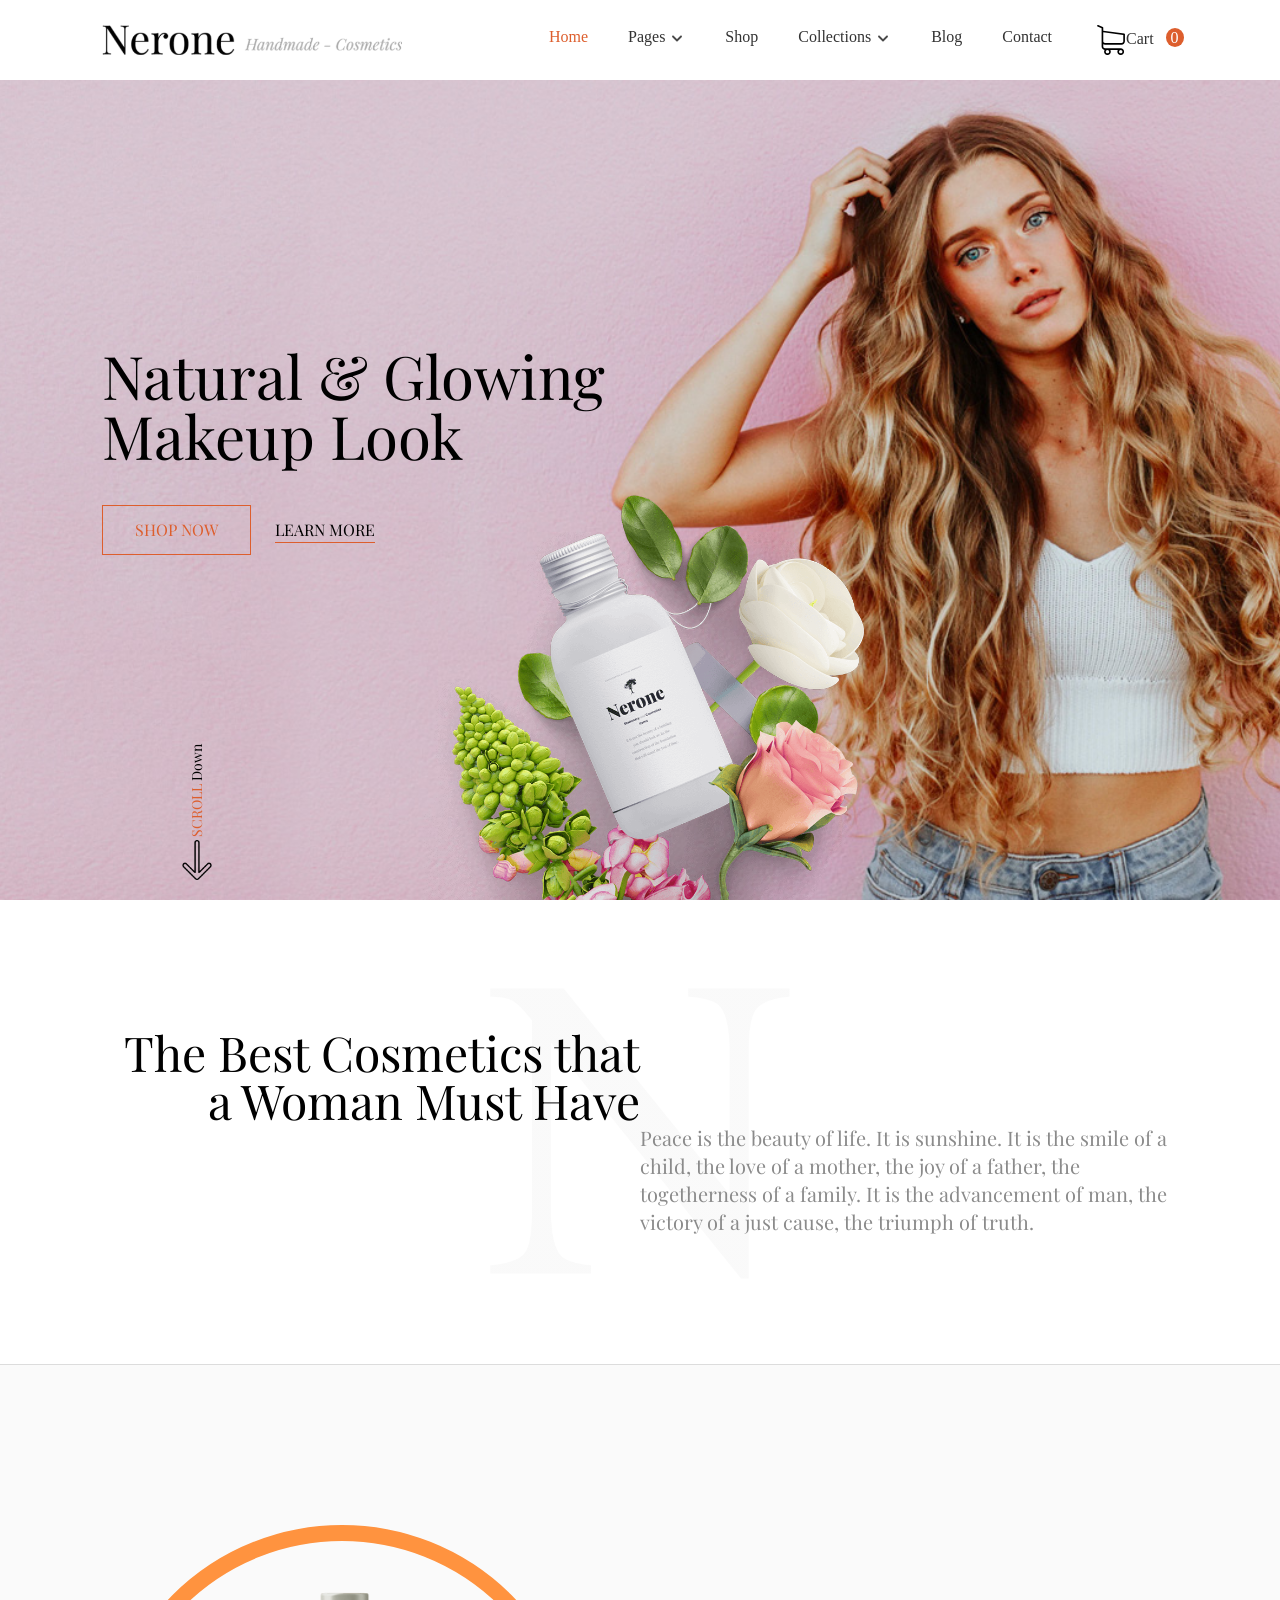
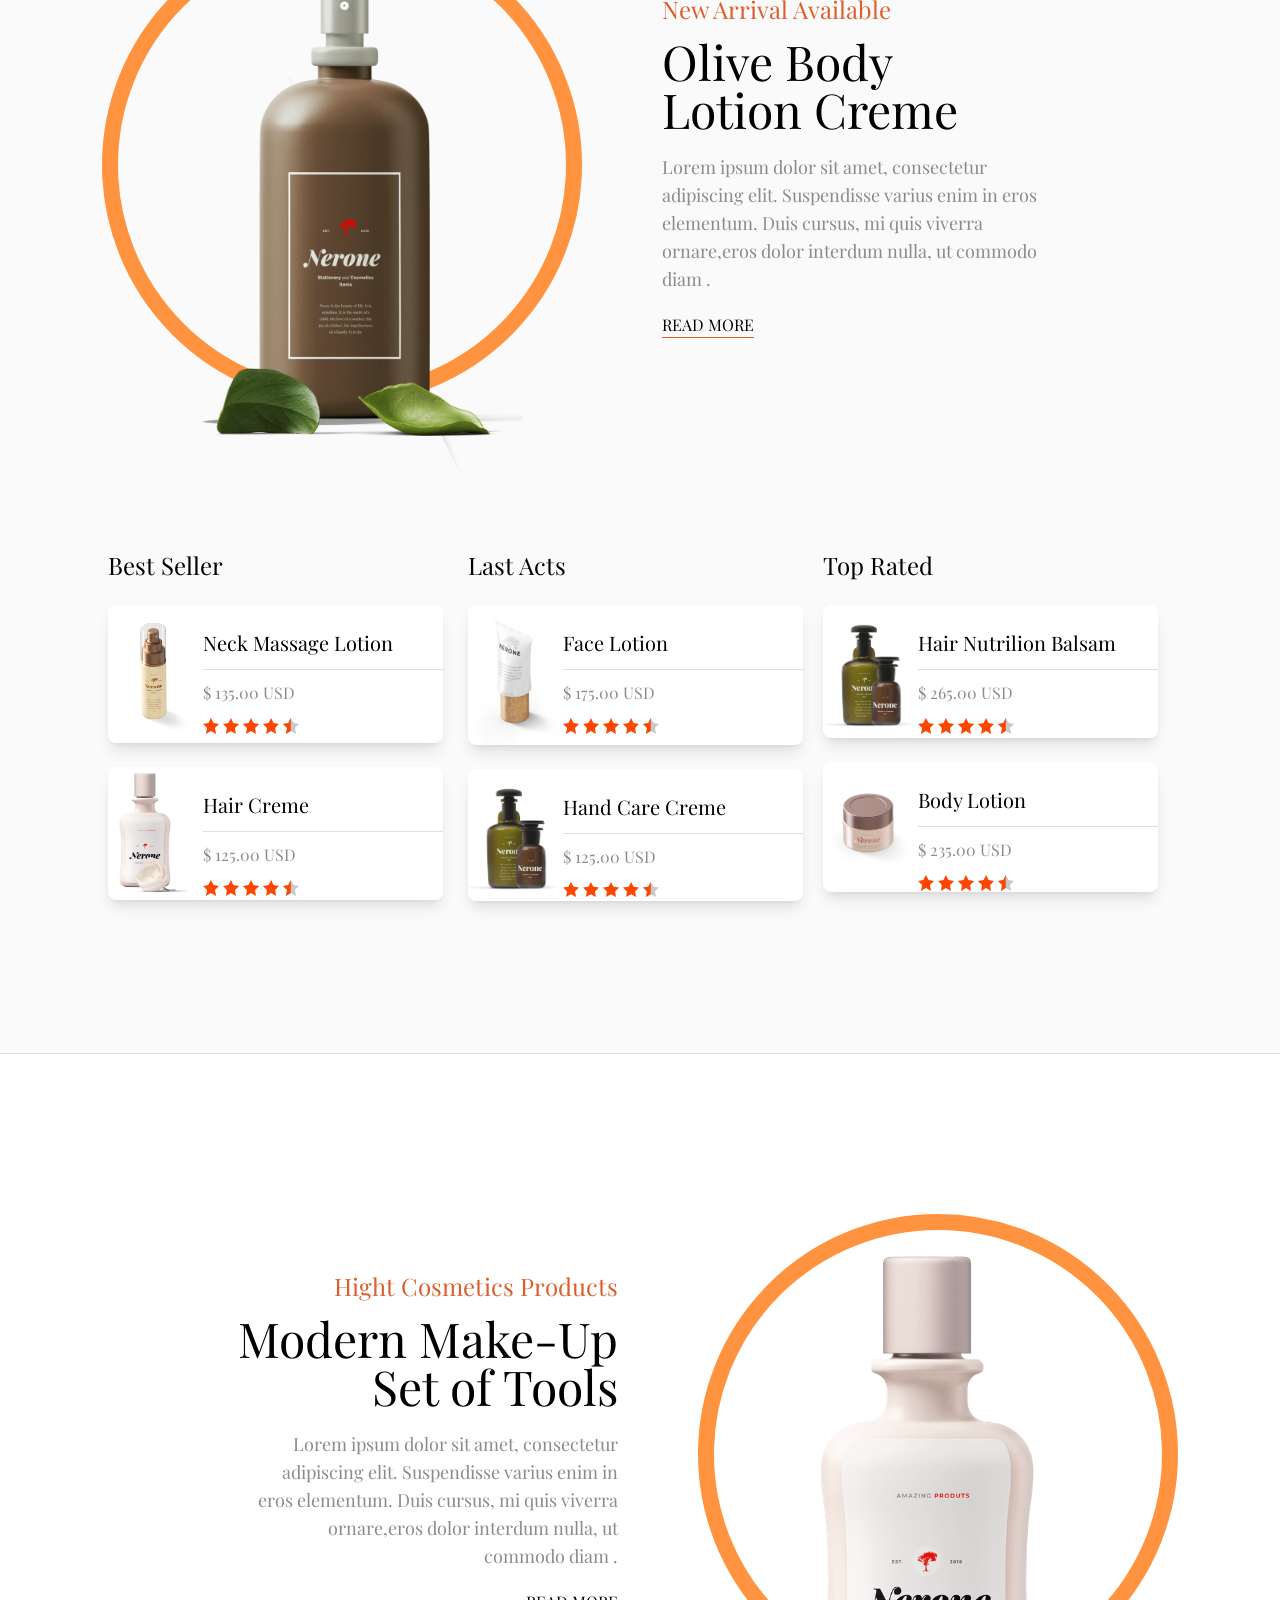
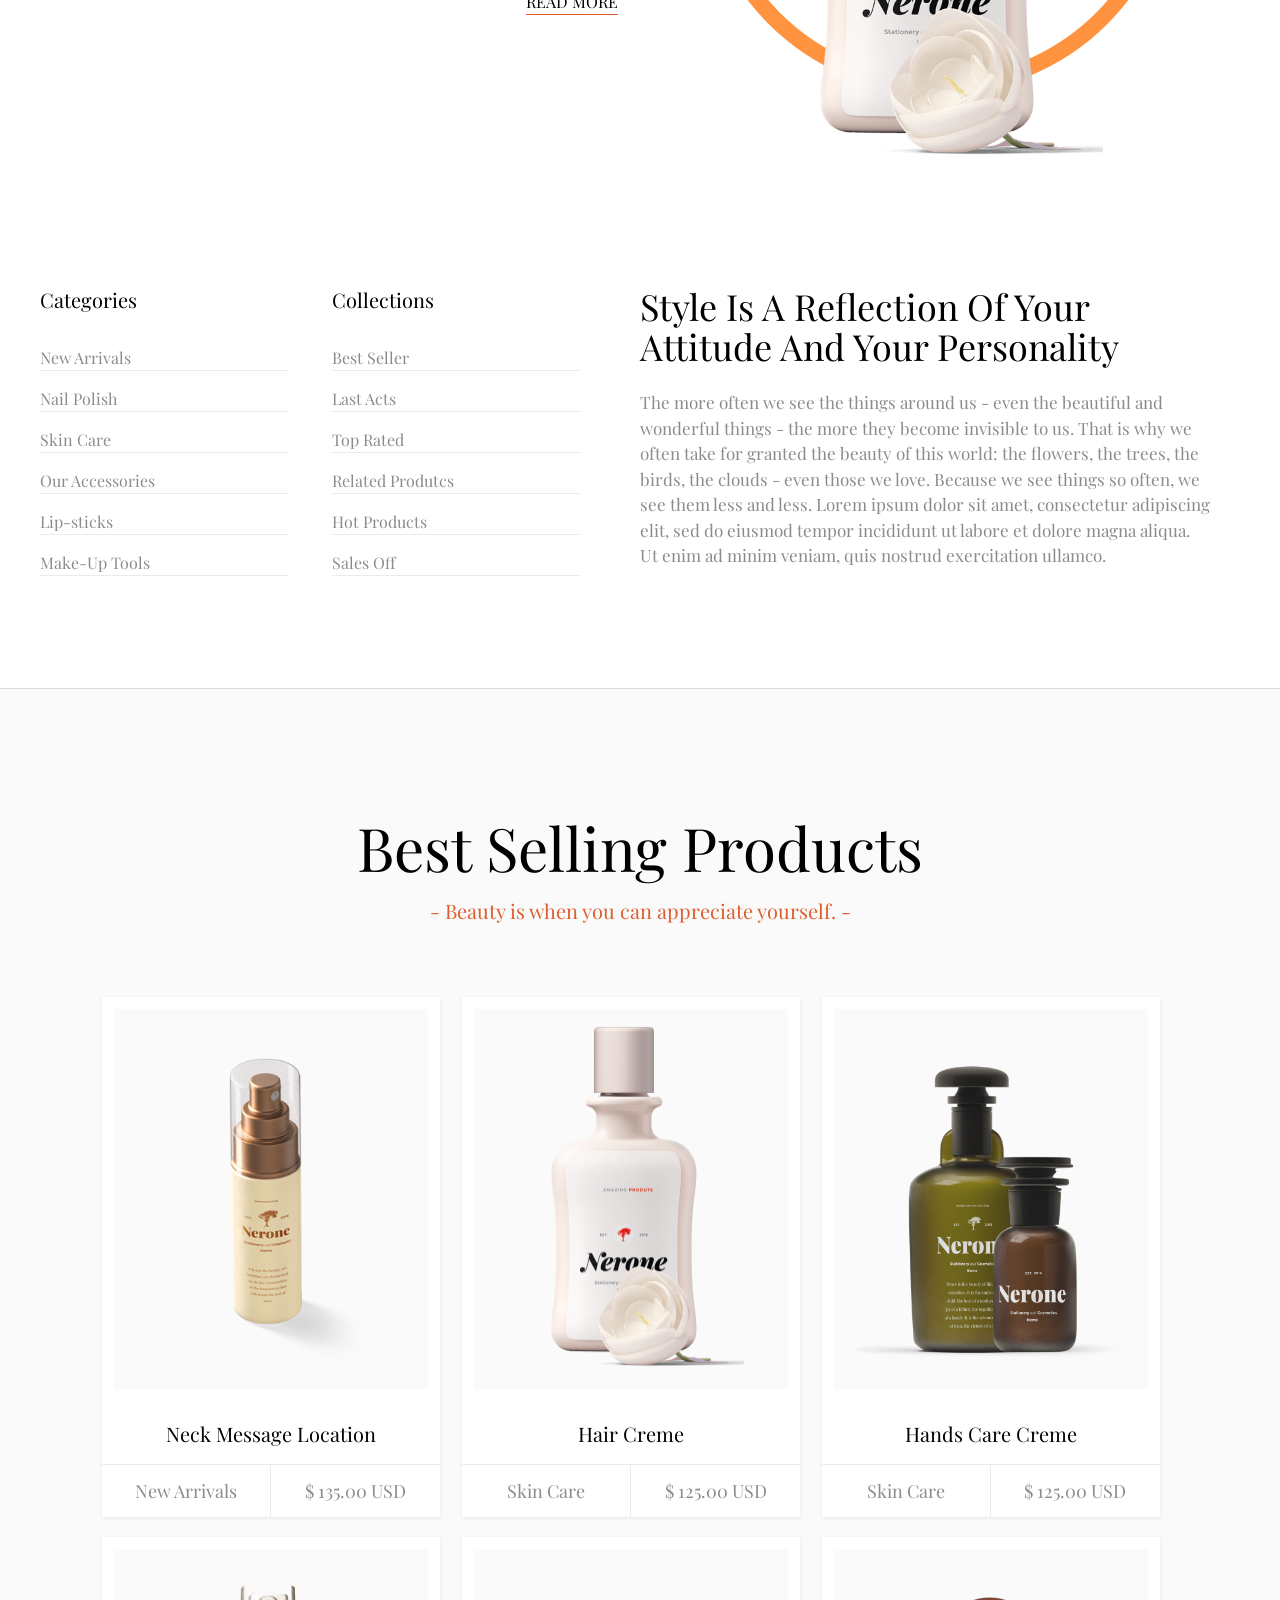
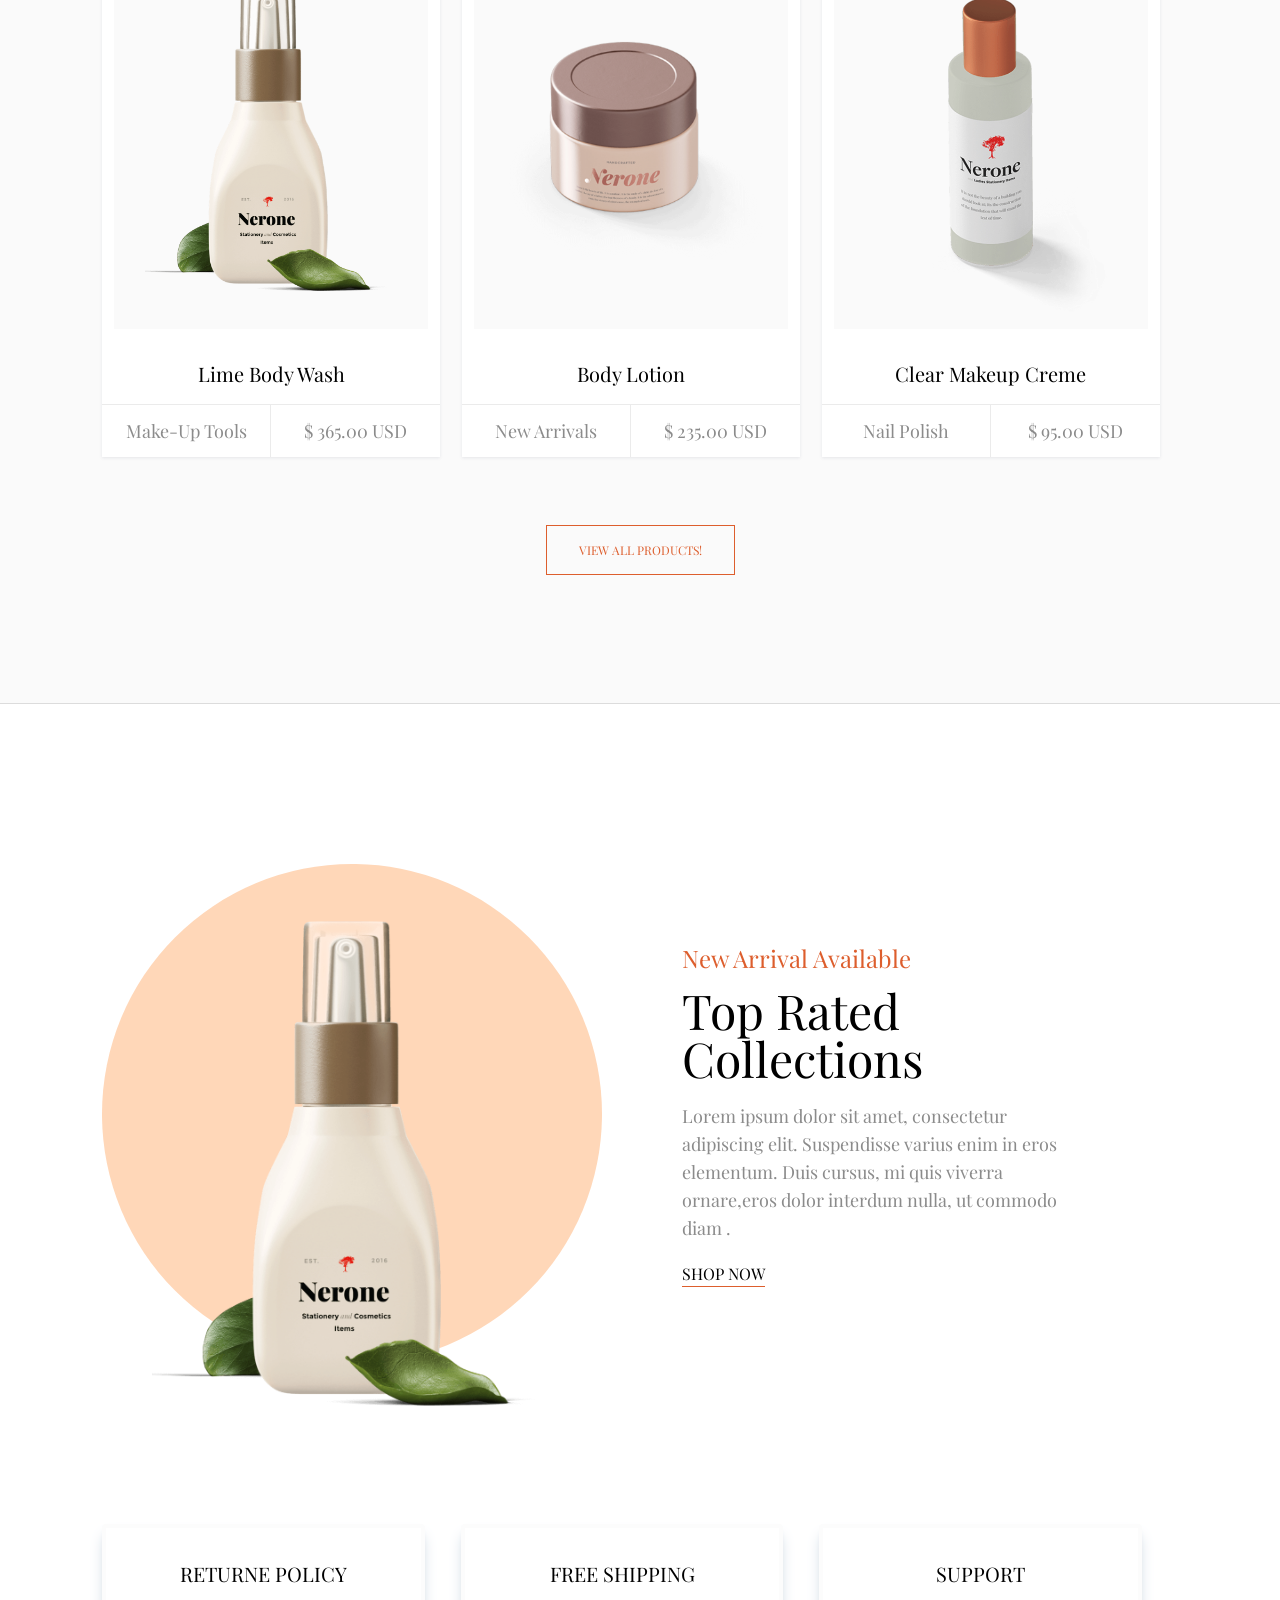
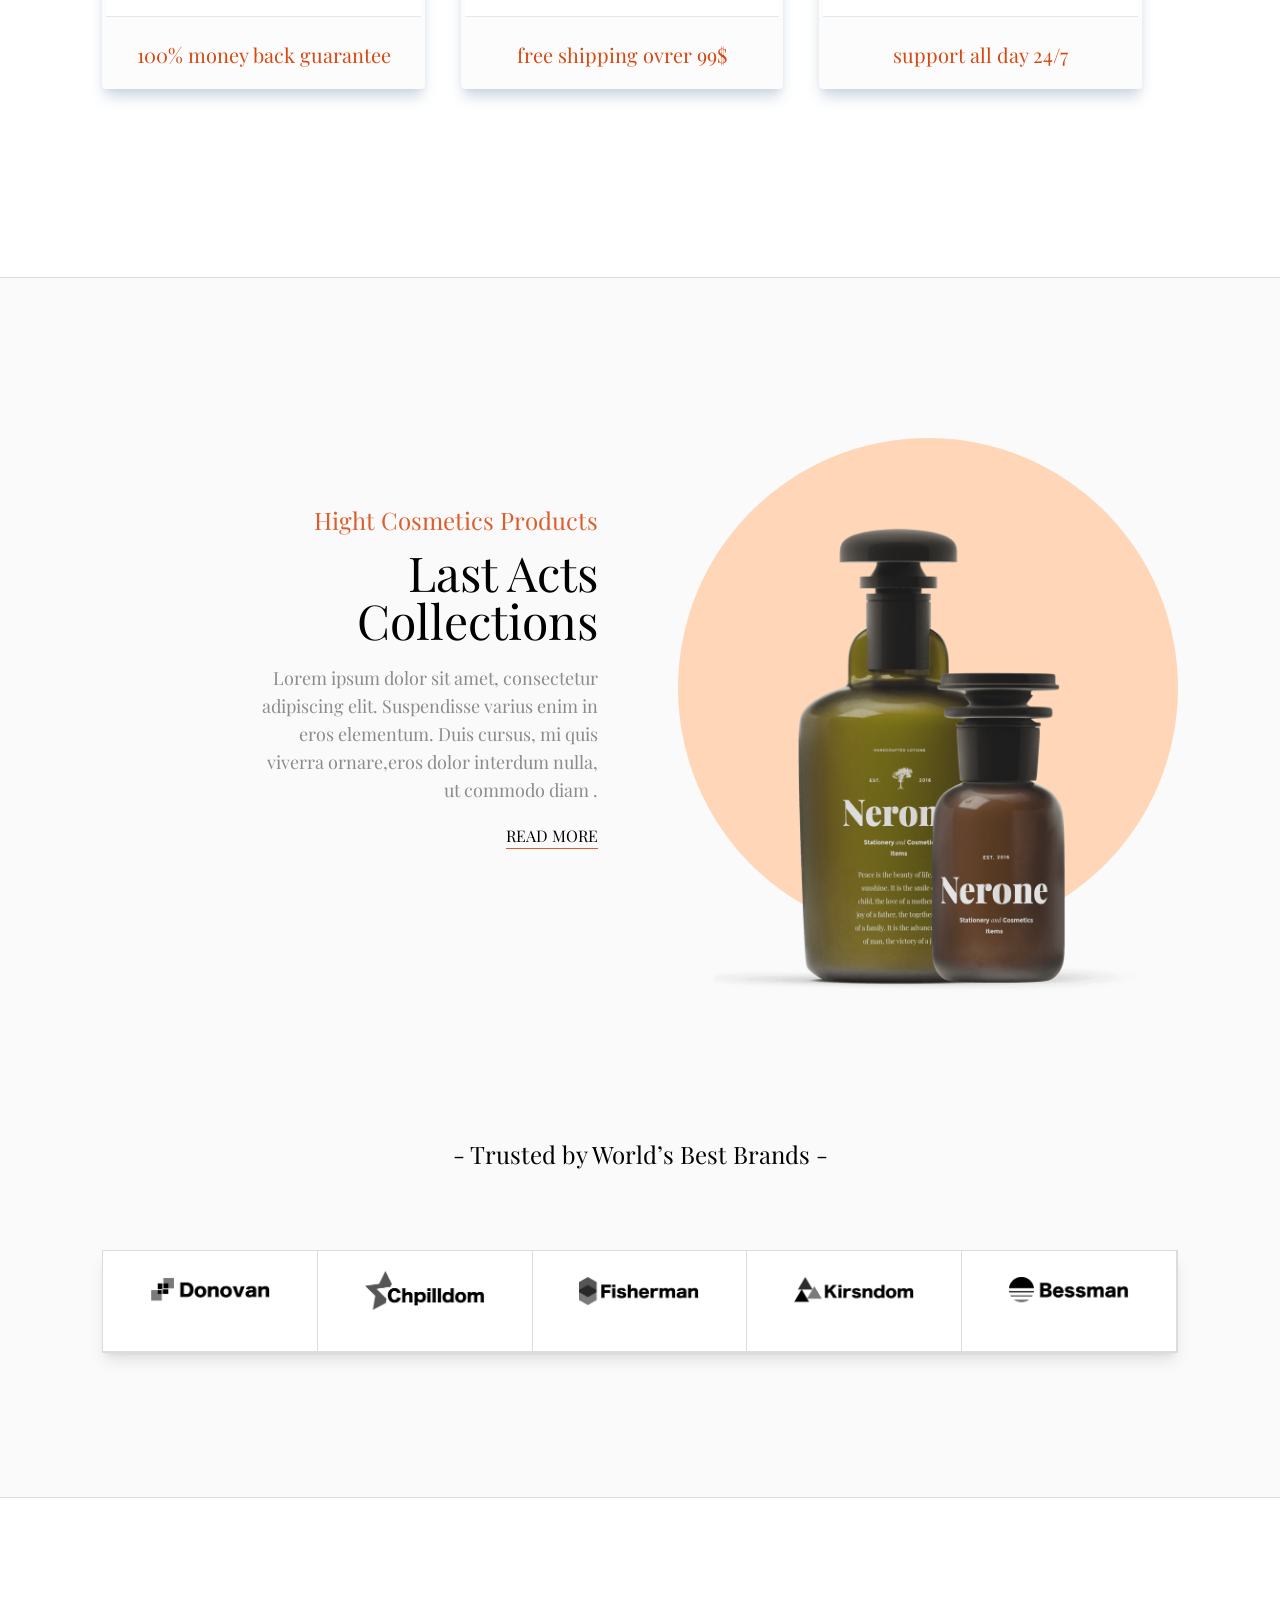
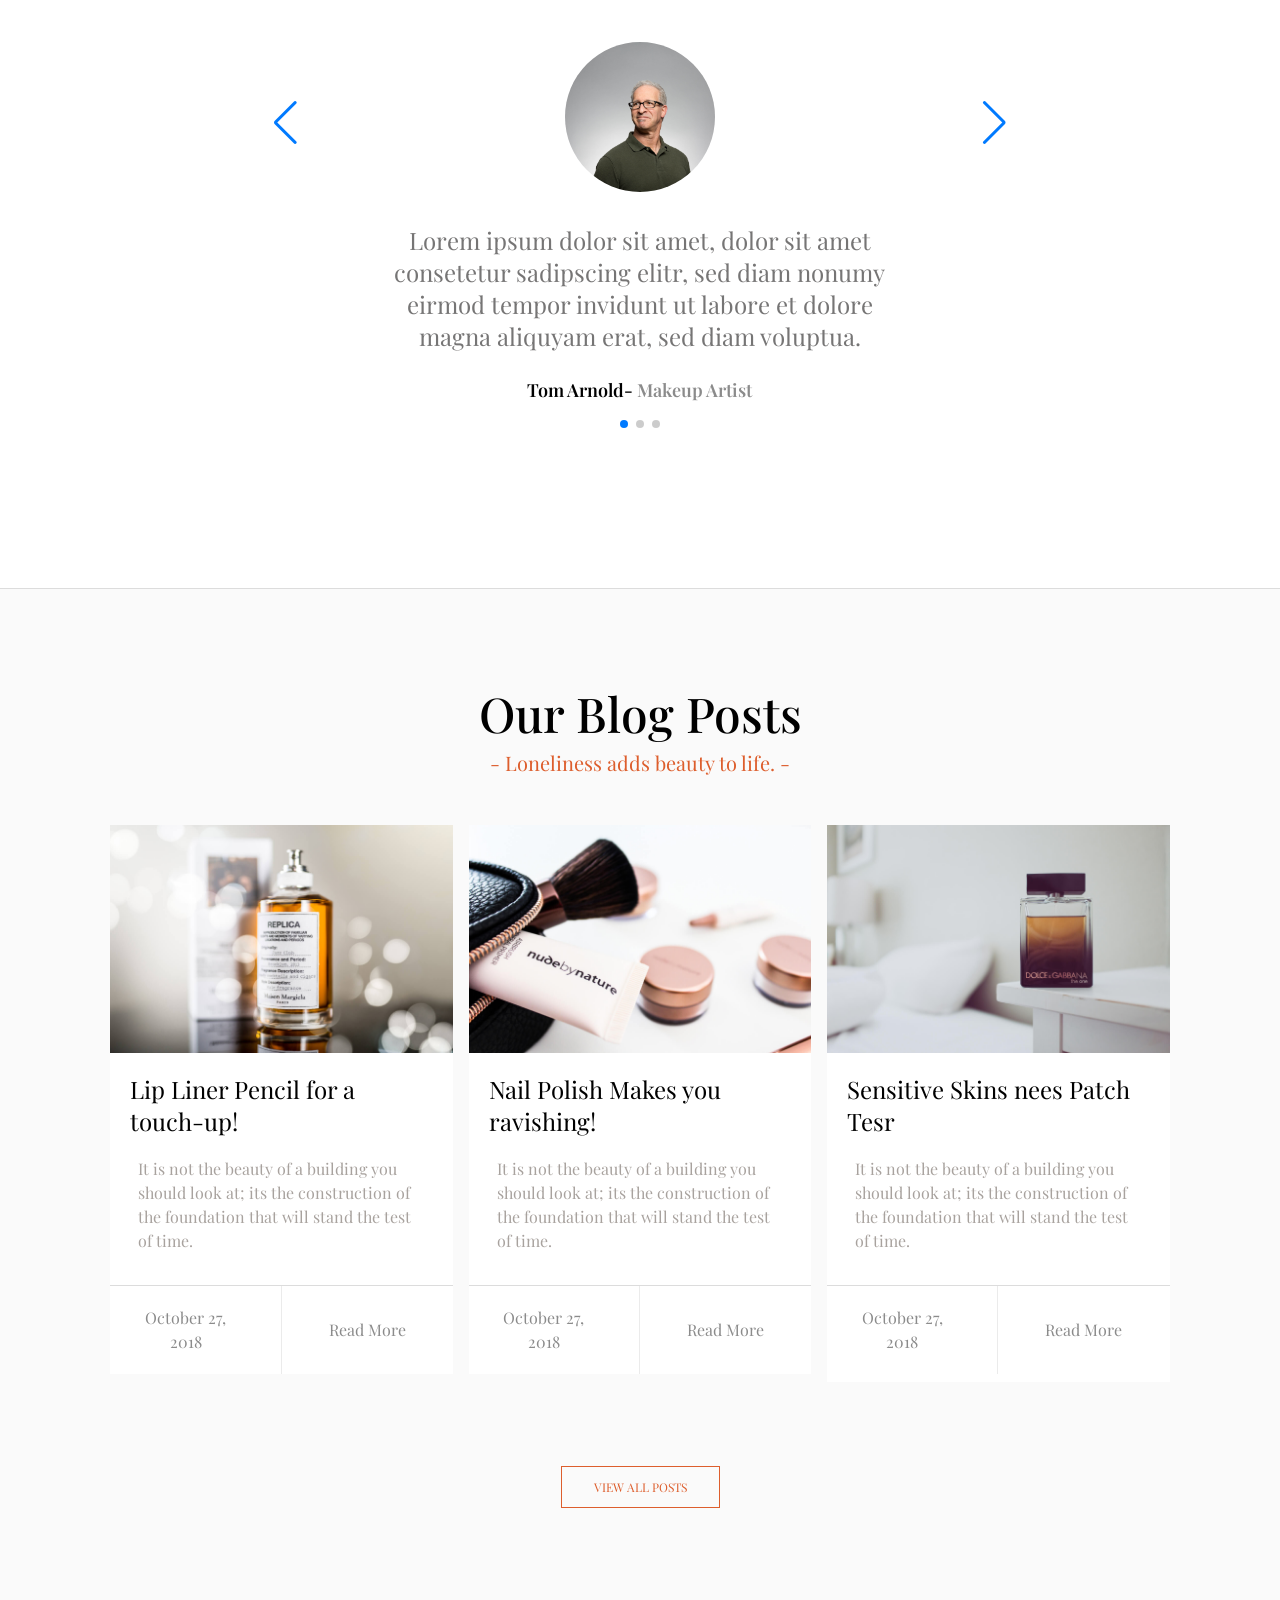
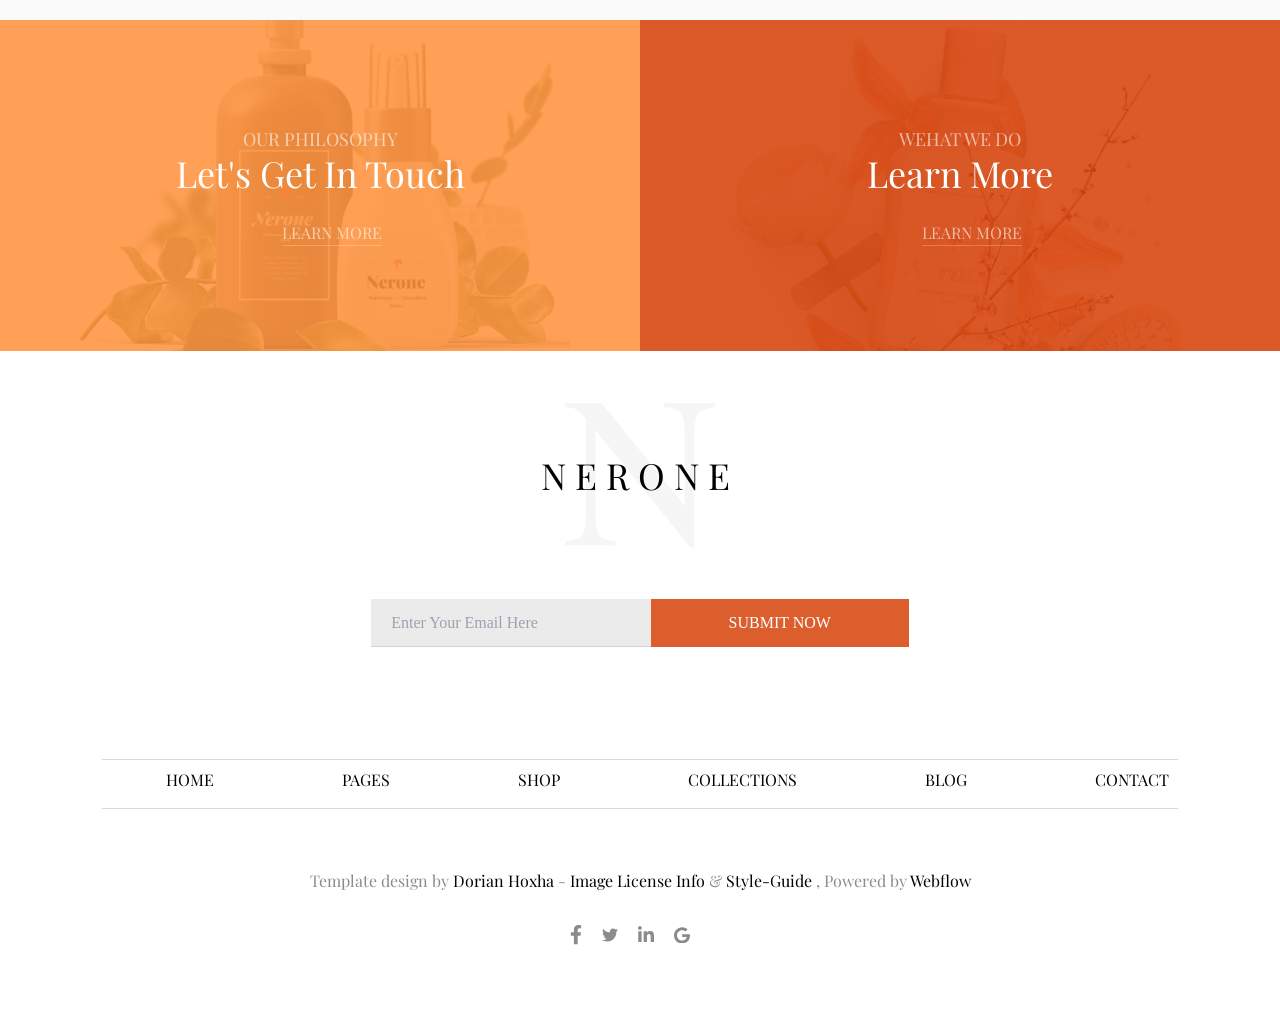
<file: SiteDeSoinsDeLaPeau/docs/index.html>
<!DOCTYPE html>
<html lang="en">
<head>
    <meta charset="UTF-8">
    <meta http-equiv="X-UA-Compatible" content="IE=edge">
    <meta name="viewport" content="width=device-width, initial-scale=1.0">
    <link rel="stylesheet" href="./styles/tailwindcss.css">
    <link rel="stylesheet" href="./styles/style.css">
    <link rel="stylesheet" href="https://cdn.jsdelivr.net/npm/swiper@8/swiper-bundle.min.css"/>
    <!-- Google fonts -->
    <link rel="preconnect" href="https://fonts.gstatic.com" crossorigin>
    <link href="https://fonts.googleapis.com/css2?family=Playfair+Display+SC&family=Playfair+Display:ital,wght@0,400;0,500;1,400;1,500&display=swap" rel="stylesheet">
    <title>Nerone-template</title>
</head>

<style>
    .k{
        top: 20%;
    }
    .o{
        top: 20%;
    }
    @media screen and (min-width:1027px) {
    .k{
        right: 280px;
    }
    .o{
        left: 280px;
    }
    }

    @media screen and (min-width:1024px) {
    .k{
        right: 170px;
    }
    .o{
        left: 170px;
    }
    }
    #op{
        position: absolute;
        top: -12px;
        left: -12px;
        background-color: #dd5e2d;
        width: 18px;
        height: 19px;
        color: white;
        border-radius: 50%;
        display: flex;
        align-items: center;
        justify-content: center;
    }
    @media screen and (min-width:1027px) {
    #harddiv{
        width: 84%;
        max-width: 1200px;
        margin: 0 auto;
    }
    }

    @media screen and (min-width:1024px) {
    #harddiv{
        width: 100%;
        max-width: 1200px;
        margin: 0 auto;
    }
    }
    @media screen and (max-width:1000px) {
    #harddiv{
        width: 84%;
        max-width: 1200px;
        margin: 0 auto;
    }
    }
</style>
<body>
    <!-- Start Section 1 -->
    <section class="bg-white fixed top-0 left-0 right-0 w-full z-50 ">
        <header class="container py-[28px] md:py-[10px] flex items-center justify-between">
                       <img src="./images/brand.png" class="logo w-[300px] " alt="">
                       <ul class="list hidden md:flex ml-auto">
                           <li><a href="index.html" class="px-5 text-primColor">Home</a></li>
                           <li><a href="#" class="px-5 hover:text-primColor">Pages <img src="./images/svgexport-1.png" class="md:hidden xl:inline" alt=""></a>
                            <ul>
                                <li><a href="About.html">About Us</a></li>
                                <li><a href="Licensing.html">Licensing</a></li>
                                <li><a href="StyleGuide.html">Style Guide</a></li>
                                <li><a href="#">Password</a></li>
                                <li><a href="#">404</a></li>
                                </ul>
                            </li>   
                     
                           <li><a href="Shop.html" class="px-5 hover:text-primColor">Shop</a></li>
                           <li><a href="#" class="px-5 hover:text-primColor">Collections <img src="./images/svgexport-1.png" class="md:hidden xl:inline" alt=""></a>
                            <ul>
                                <li><a href="BestSeller.html">Best Seller</a></li>
                                <li><a href="LastActs.html">Last Acts</a></li>
                                <li><a href="TopRated.html">Top Rated</a></li>
                                <li><a href="RelatedProdutcs.html">Related Prod</a></li>
                                <li><a href="HotProducts.html">Hot Prod</a></li>
                                <li><a href="SalesOff.html">Sales Off</a></li>
                                </ul>
                            </li>   
                           <li><a href="Blog.html" target="_self" class="px-5 hover:text-primColor">Blog</a></li>
                           <li><a href="Contact.html" target="_self" class="px-5 hover:text-primColor">Contact</a></li>
                           <li class="flex items-center justify-center">
                            <div>
                            <a href="#" class="px-6 hover:text-primColor"><img src="./images/ranashopping.svg" class="w-[30px] hidden xl:inline" alt="" >Cart
                            </a>
                            </div> 
                            <div class="relative   inline-block">
                                <p id="op" class="absolute ">0</p>
                                </div>
                              <!-- <div class="relative  rounded-[50%] bg-[#ac1313] font-normal inline-block h-5 w-2 mx-auto">
                              <p class="absolute text-black top--4">0</p>
                              </div> -->
                            </li>
                       </ul> 
                       <div class="links">
                       <span class="icon">
                        <span class=""></span>
                        <span class=""></span>
                        <span class=""></span>
                        </span>
                      <ul class="">
                            <li><a href="index.html" class="hover:text-primColor">Home</a></li>
                            <li><a href="#" class="hover:text-primColor">Pages</a></li>
                            <li><a href="Shop.html" class="hover:text-primColor">Shop</a></li>
                            <li><a href="BestSeller.html" class="hover:text-primColor">Collections</a></li>
                            <li><a href="Blog.html" class="hover:text-primColor">Blog</a></li>
                            <li><a href="Contact.html" class="hover:text-primColor">Contact</a></li>
                        </ul>  
                    </div>
        </header>
        </section>
    <!-- End Section 1 -->

<!-- Start Section 2 -->
 <div id="bgsection" class="font-playfair ">
   
<section class="container flex items-center flex-wrap h-full">
    <div><div class="lastcont hidden md:block"><img src="./images/mainproduct.png" class="scallimg w-[38%] absolute bottom-0 left-[33%] " alt=""></div>
    <div class="">
        <div class="content text-center pt-[80%] md:pt-0 md:text-left w-full md:w-[60%]">
    <h1 class="text-[40px] leading-10  md:text-6xl ">Natural & Glowing Makeup Look</h1>
    <div class=" mt-10 flex flex-col md:flex-row items-center ">
    <a href="" class="inline-block mb-4 md:mb-0  text-primColor border border-solid border-[#dd5e2d] py-3 px-8 text-base hover:bg-[#dd5e2d] hover:text-white hover:duration-1000" id="bottom">SHOP NOW</a>
    <a href="" class="inline-block ml-0 md:ml-6 " id="btn-line">LEARN MORE</a>
</div>
</div>
<div class="lastcont hidden md:block ">
        <p class="rotatep absolute text-sm  left-[150px] bottom-[100px]"><span class="text-primColor"> SCROLL </span> Down</p>
        <img src="./images/down.png" class="arrow w-10 absolute left-[177px] bottom-5"  alt="">
</div>
</section>
</div>
</div> 
<!-- End Section 2 -->


<!-- Start Section 3 -->
<section id="bgdiv" class="font-playfair ">
    <main class="container py-32"> 
        <div class="  grid grid-cols-1 text-center md:text-left md:grid-cols-2 gap-5 md:gap-0">
            <div class="w-full">
                <h1 class=" block md:hidden text-[34px] leading-9">The Best Cosmetics that a Woman Must Have</h1>
                <h1 class=" hidden md:block text-5xl md:text-right">The Best Cosmetics that </h1>
                <h1 class="hidden md:block text-5xl md:text-right">a Woman Must Have</h1>
            </div>
            <div class="hidden md:block"></div>
            <div class="hidden md:block"></div>
            <div><p class="text-xl text-gray">Peace is the beauty of life. It is sunshine. It is the smile of a child, the love of a mother, the joy of a father, the togetherness of a family. It is the advancement of man, the victory of a just cause, the triumph of truth.</p></div>      
    </main>
</section> 
<!-- End Section 3 -->


<!-- Start Section 4 -->
<section class="bg-bgColor pt-40  font-playfair  ">
<div class="container flex flex-wrap md:flex-nowrap items-center flex-col-reverse md:flex-row">
    <div class=" ">
        <div class="border-orangcle  rounded-full  w-[300px] h-[300px] md:w-[480px] md:h-[480px] mt-auto mb-auto border-[16px] ">    
         <div class="w-[230px]  md:w-[360px] m-auto"><img src="./images/product1.png"></div>
        </div>
    </div>
    <div class="sm:pl-12 xl:pl-20 pb-7 md:pb-0 ">
            <a href="#" class="text-primColor text-2xl " >New Arrival Available</a>
            <h2 class="text-5xl mt-3">Olive Body<br>
                Lotion Creme</h2>
                <div class=" w-full md:w-[85%] xl:w-[79%] mr-auto">
            <p class="text-gray text-lg  my-5">Lorem ipsum dolor sit amet, consectetur adipiscing elit. Suspendisse varius enim in eros elementum. Duis cursus, mi quis viverra ornare,eros dolor interdum nulla, ut commodo diam .</p>
            <a href="" class="inline-block " id="btn-line">READ MORE</a>
        </div>
    </div>
</div>

<!-- Start Section 5 -->
<section class="border-b border-solid border-[gainsboro] pt-36 pb-32">
<main class=" container flex flex-wrap md:flex-nowrap justify-between ">
<div id="" class="w-full mx-auto md:w-[33%]  ">
        <div class="pb-6"><h4 class="text-2xl">Best Seller</h4></div>
        <div>
        <div  class=" flexdiv  flex   bg-white mb-6 mr-5 rounded-lg shadow-lg shadow-gray-400" id="trans1">
                <div><img src="./images/imgcard1.png" class="w-28 mx-auto  md:mx-0" alt=""></div>
                <div class="mt-[-20px] md:mt-0">
                    <a href="#" class="block mt-6 mb-3 text-xl hover:text-primColor">Neck Massage Lotion</a>
                <div class="linediv"><p class=" mb-0 pt-3 text-gray"> $ 135.00 USD</p></div>
                <div class="pt-[20px] md:pt-0"><img class="w-24 py-5 md:py-0  mx-auto  md:mx-0  md:mt-12 " src="./images/stars.svg"></div>
                </div>
        </div>

        <div  class="flexdiv  flex   bg-white mb-6 mr-5 rounded-lg shadow-lg shadow-gray-400" id="trans1">
            <div><img src="./images/product2.png" class="w-24 mx-auto  md:mx-0" alt=""></div>
            <div class="mt-[-20px] md:mt-0 pl-4">
                <a href="#" class="block mt-6 mb-3 text-xl hover:text-primColor">Hair Creme</a>
            <div class="linediv"><p class=" mb-0 pt-3 text-gray"> $ 125.00 USD</p></div>
            <div class="pt-[20px] md:pt-0"><img class="w-24 py-5 md:py-0  mx-auto  md:mx-0  md:mt-12 " src="./images/stars.svg"></div>
            </div>
    </div>
           
    </div>
    </div>
  
    
    <div id="" class=" md:w-[33%] w-full ">
        <div class="pb-6"><h4 class="text-2xl">Last Acts</h4></div>
        <div>
            <div  class="flexdiv  flex   bg-white mb-6 mr-5 rounded-lg shadow-lg shadow-gray-400" id="trans1">
                <div><img src="./images/imgcard3.png" class="w-28 mx-auto  md:mx-0" alt=""></div>
                <div class="mt-[-20px] md:mt-0">
                    <a href="#" class="block mt-6 mb-3 text-xl hover:text-primColor">Face Lotion</a>
                <div class="linediv"><p class=" mb-0 pt-3 text-gray"> $ 175.00 USD</p></div>
                <div class="pt-[20px] md:pt-0"><img class="w-24 py-5 md:py-0  mx-auto  md:mx-0  md:mt-12 " src="./images/stars.svg"></div>
                </div>
        </div>

        <div  class="flexdiv  flex   bg-white mb-6 mr-5 rounded-lg shadow-lg shadow-gray-400" id="trans1">
            <div><img src="./images/imgcard4.png" class="w-[115px] mx-auto  md:mx-0" alt=""></div>
            <div class="mt-[-20px] md:mt-0">
                <a href="#" class="block mt-6 mb-3 text-xl hover:text-primColor">Hand Care Creme</a>
            <div class="linediv"><p class=" mb-0 pt-3 text-gray"> $ 125.00 USD</p></div>
            <div class="pt-[20px] md:pt-0"><img class="w-24 py-5 md:py-0  mx-auto  md:mx-0  md:mt-12 " src="./images/stars.svg"></div>
            </div>
    </div>
    </div>
           
    </div>
    </div>


    <div id="" class=" md:w-[33%] w-full ">
        <div class="pb-6"><h4  class="text-2xl">Top Rated</h4></div>
        <div >
            <div  class="flexdiv  flex   bg-white mb-6 mr-5 rounded-lg shadow-lg shadow-gray-400" id="trans1">
                <div><img src="./images/imgcard4.png" class="w-[118px] mx-auto  md:mx-0" alt=""></div>
                <div class="mt-[-20px] md:mt-0">
                    <a href="#" class="block mt-6 mb-3 text-xl hover:text-primColor">Hair Nutrilion Balsam</a>
                <div class="linediv"><p class=" mb-0 pt-3 text-gray"> $ 265.00 USD</p></div>
                <div class="pt-[20px] md:pt-0"><img class="w-24 py-5 md:py-0  mx-auto  md:mx-0  md:mt-12 " src="./images/stars.svg"></div>
                </div>
        </div>
    </div>
    <div  class="flexdiv mt-0  lg:mt-6  flex   bg-white mb-6 mr-5 rounded-lg shadow-lg shadow-gray-400" id="trans1">
        <div><img src="./images/imgcard6.png" class="w-[118px]  mx-auto  md:mx-0" alt=""></div>
        <div class="mt-[-20px] md:mt-0">
            <a href="#" class="block mt-6 mb-3 text-xl hover:text-primColor">Body Lotion</a>
        <div class="linediv"><p class=" mb-0 pt-3 text-gray"> $ 235.00 USD</p></div>
        <div class="pt-[20px] md:pt-0"><img class="w-24 py-5 md:py-0  mx-auto  md:mx-0  md:mt-12 " src="./images/stars.svg"></div>
        </div>
</div>
</div>

    
</div>
</main>
</section>
</section>
<!-- End Section 5 -->

<!-- Start Section 6 -->
<section class=" pt-40  font-playfair  ">
    <div class="container flex flex-wrap md:flex-nowrap items-center  justify-center">
        <div class="sm:pr-12 xl:pr-20 pb-7 md:pb-0 text-right">
            <a href="#" class="text-primColor text-2xl" >Hight Cosmetics Products</a>
            <h2 class="text-5xl mt-3">Modern Make-Up<br>
                Set of Tools</h2>
                <div class=" w-full md:w-[85%] xl:w-[70%] ml-auto">
                <p class="text-gray text-lg  my-5">Lorem ipsum dolor sit amet, consectetur adipiscing elit. Suspendisse varius enim in eros elementum. Duis cursus, mi quis viverra ornare,eros dolor interdum nulla, ut commodo diam .</p>
                <a href="" class="inline-block pb-6 " id="btn-line">READ MORE</a>
            </div>
        </div>
        <div class=" ">
            <div class="border-orangcle  rounded-full  w-[300px] h-[300px] md:w-[480px] md:h-[480px] ml-8 md:ml-0 my-auto border-[16px] ">    
            <div class="w-[200px]  md:w-[330px] m-auto"><img src="./images/product2.png"></div>
            </div>
        </div>
           
        </div>
    </section>
        <div id="harddiv" class="md:grid md:grid-cols-2  pb-28 pt-48 font-playfair ">
            <div class="md:grid md:grid-cols-2 md:gap-7 md:w-[90%] flex-wrap w-full ">
                <div class="pr-2 mt-[-130px] md:mt-0">
                    <h4 class="text-xl ">Categories</h4>
                    <div class="border-b pt-8 text-gray border-b-bordergray text-base"><a class="hover:text-black" href="#">New Arrivals</a></div>
                   <div class="border-b pt-4 text-gray border-b-bordergray text-base"><a class="hover:text-black" href="#">Nail Polish</a></div>
                   <div  class="border-b pt-4 text-gray border-b-bordergray text-base"><a class="hover:text-black" href="#">Skin Care</a></div>
                   <div  class="border-b pt-4 text-gray border-b-bordergray text-base"><a class="hover:text-black" href="#">Our Accessories</a></div>
                   <div  class="border-b pt-4 text-gray border-b-bordergray text-base"><a class="hover:text-black"  href="#">Lip-sticks</a></div>
                   <div  class="border-b pt-4 text-gray border-b-bordergray text-base"><a class="hover:text-black" href="#">Make-Up Tools</a></div>
                </div>
                <div class="pl-2">
                    <h4 class="text-xl mt-11 md:mt-0">Collections</h4>
                    <div class="border-b pt-8 text-gray border-b-bordergray text-base"> <a class="hover:text-black" href="#">Best Seller</a></div>
                    <div class="border-b pt-4 text-gray border-b-bordergray text-base"> <a class="hover:text-black" href="#">Last Acts</a></div>
                    <div class="border-b pt-4 text-gray border-b-bordergray text-base"> <a class="hover:text-black" href="#">Top Rated</a></div>
                    <div class="border-b pt-4 text-gray border-b-bordergray text-base"> <a class="hover:text-black" href="#">Related Produtcs</a></div>
                    <div class="border-b pt-4 text-gray border-b-bordergray text-base"> <a class="hover:text-black" href="#">Hot Products</a></div>
                    <div class="border-b pt-4 text-gray border-b-bordergray text-base"><a class="hover:text-black" href="#">Sales Off</a></div>
                </div>
            </div>
            <div class="  ">
         <h1 class="text-4xl md:text-4xl pb-6  pt-20 md:pt-0  md:w-[90%] xl:w-[85%]">Style Is A Reflection Of Your Attitude And Your Personality</h1>
         <p class="text-gray text-[17px] md:w-[95%]">The more often we see the things around us - even the beautiful and wonderful things - the more they become invisible to us. That is why we often take for granted the beauty of this world: the flowers, the trees, the birds, the clouds - even those we love. Because we see things so often, we see them less and less. Lorem ipsum dolor sit amet, consectetur adipiscing elit, sed do eiusmod tempor incididunt ut labore et dolore magna aliqua. Ut enim ad minim veniam, quis nostrud exercitation ullamco.</p>
            </div>
        </div>
    </section>
    <!--End Section 6 -->

    <!-- Start Section 7 -->
 <aside class="bg-bgColor py-32 border-y border-solid border-[gainsboro] font-playfair ">
   <p class="text-6xl text-center pb-5">Best Selling Products</p>
   <p class="text-xl text-center text-primColor pb-6">- Beauty is when you can appreciate yourself. -</p>
    <section class="container grid grid-cols-1 md:grid-cols-3 gap-1 py-12">

        <main class="w-full md:w-[95%] mb-5 md:mb-0 bg-white" style=" box-shadow:0 1px 3px 0 rgb(82 91 115 / 12%) ;">
            <!-- there -->
            <main class="bg-white p-3" style="border:0.5px none #e6e6e6 ;">  
                <a href="" class="w-full " style="border-bottom: 1px none #000;">
                    <div id="divs" class="bg-[#fafafa] ">
                        <img id="scalimg" src="./images/imgcard1.png" class="block w-auto h-[380px] mx-auto text-center" alt="">
                    </div>
                </a>
            </main>
        
        
            <div style="border: 1px none #e0e0e0;  padding: 15px 0px 0px;  background-color: transparent;" class="relative z-50 mt-0 text-left">
                <div class="">
                            <a class="text-center border-b hover:text-primColor border-b-bordergray text-xl block pt-1 pb-4" href="#">Neck Message Location</a>
                            <main class="flex items-center flex-col md:flex-row  justify-around ">
                            <div class="p-3 w-full md:w-1/2  text-gray hover:text-black  hover:bg-bgColor   md:border-r text-center  border-solid border-bordergray "><p><a href="#" class="text-lg">New Arrivals</a></p></div>
                <div class="w-full md:w-1/2 p-3 text-gray border-t  border-solid border-bordergray text-center md:border-0"><p class="text-lg">$ 135.00 USD</p></div>
                </main>  
                </div>
                </div>
        </main>
        
        <main class="w-full md:w-[95%]  mb-5 md:mb-0 bg-white" style=" box-shadow:0 1px 3px 0 rgb(82 91 115 / 12%) ;">
            <!-- there -->
            <main class="bg-white p-3" style="border:0.5px none #e6e6e6 ;">  
                <a href="" class="w-full " style="border-bottom: 1px none #000;">
                    <div id="divs" class="bg-[#fafafa] ">
                        <img id="scalimg" src="./images/imgcard2.png" class="block w-auto h-[380px] mx-auto text-center" alt="">
                    </div>
                </a>
            </main>
        
        
            <div style="border: 1px none #e0e0e0;  padding: 15px 0px 0px;  background-color: transparent;" class="relative z-50 mt-0 text-left">
                <div>
                            <a class="text-center border-b hover:text-primColor border-b-bordergray text-xl block pt-1 pb-4" href="#">Hair Creme</a>
                            <main class="flex items-center flex-col md:flex-row  justify-around ">
                            <div class="py-3 mx-auto w-full md:w-1/2  text-gray hover:text-black hover:bg-bgColor   md:border-r text-center  border-solid border-bordergray "><p><a href="#" class="text-lg">Skin Care</a></p></div>
                <div class="w-full md:w-1/2 py-3 mx-auto text-gray border-t  border-solid border-bordergray text-center md:border-0"><p class="text-lg">$ 125.00 USD</p></div>
                </main>  
                </div>
                </div>
        </main>
        
        <main class="w-full md:w-[95%]  mb-5 md:mb-0 bg-white" style=" box-shadow:0 1px 3px 0 rgb(82 91 115 / 12%) ;">
            <!-- there -->
            <main class="bg-white p-3" style="border:0.5px none #e6e6e6 ;">  
                <a href="" class="w-full " style="border-bottom: 1px none #000;">
                    <div id="divs" class="bg-[#fafafa] ">
                        <img id="scalimg" src="./images/imgcard4.png" class="block w-auto h-[380px] mx-auto text-center" alt="">
                    </div>
                </a>
            </main>
        
        
            <div style="border: 1px none #e0e0e0;  padding: 15px 0px 0px;  background-color: transparent;" class="relative z-50 mt-0 text-left">
                <div>
                            <a class="text-center border-b hover:text-primColor border-b-bordergray text-xl block pt-1 pb-4" href="#">Hands Care Creme</a>
                            <main class="flex items-center flex-col md:flex-row  justify-around ">
                            <div class="py-3 mx-auto w-full md:w-1/2  text-gray hover:text-black  hover:bg-bgColor   md:border-r text-center  border-solid border-bordergray "><p><a href="#" class="text-lg">Skin Care</a></p></div>
                <div class="w-full md:w-1/2 py-3 mx-auto text-gray border-t  border-solid border-bordergray text-center md:border-0"><p class="text-lg">$ 125.00 USD</p></div>
                </main>  
                </div>
                </div>
        </main>
        
        </section>
        <section style="margin-top: -28px;" class=" container grid grid-cols-1 md:grid-cols-3 gap-1">
        
        
            <main class="w-full md:w-[95%] mb-5 bg-white " style=" box-shadow:0 1px 3px 0 rgb(82 91 115 / 12%) ;">
                <!-- there -->
                <main class="bg-white p-3" style="border:0.5px none #e6e6e6 ;">  
                    <a href="" class="w-full " style="border-bottom: 1px none #000;">
                        <div id="divs" class="bg-[#fafafa] ">
                            <img id="scalimg" src="./images/p4.png" class="block w-auto h-[380px] mx-auto text-center" alt="">
                        </div>
                    </a>
                </main>
            
            
                <div style="border: 1px none #e0e0e0;  padding: 15px 0px 0px;  background-color: transparent;" class="relative z-50 mt-0 text-left">
                    <div>
                                <a class="text-center border-b hover:text-primColor border-b-bordergray text-xl block pt-1 pb-4" href="#">Lime Body Wash</a>
                                <main class="flex items-center flex-col md:flex-row  justify-around ">
                                <div class="py-3 mx-auto w-full md:w-1/2  text-gray hover:text-black  hover:bg-bgColor   md:border-r text-center  border-solid border-bordergray "><p><a href="#" class="text-lg">Make-Up Tools</a></p></div>
                    <div class="w-full md:w-1/2 py-3 mx-auto text-gray border-t  border-solid border-bordergray text-center md:border-0"><p class="text-lg">$ 365.00 USD</p></div>
                    </main>  
                    </div>
                    </div>
            </main>
            
            <main class="w-full md:w-[95%] mb-5 bg-white" style=" box-shadow:0 1px 3px 0 rgb(82 91 115 / 12%) ;">
                <!-- there -->
                <main class="bg-white p-3" style="border:0.5px none #e6e6e6 ;">  
                    <a href="" class="w-full " style="border-bottom: 1px none #000;">
                        <div id="divs" class="bg-[#fafafa] ">
                            <img id="scalimg" src="./images/imgcard6.png" class="block w-auto h-[380px] mx-auto text-center" alt="">
                        </div>
                    </a>
                </main>
            
            
                <div style="border: 1px none #e0e0e0;  padding: 15px 0px 0px;  background-color: transparent;" class="relative z-50 mt-0 text-left">
                    <div>
                                <a class="text-center border-b hover:text-primColor border-b-bordergray text-xl block pt-1 pb-4" href="#">Body Lotion</a>
                                <main class="flex items-center flex-col md:flex-row  justify-around ">
                                <div class="py-3 mx-auto w-full md:w-1/2  text-gray hover:text-black hover:bg-bgColor   md:border-r text-center  border-solid border-bordergray "><p><a href="#" class="text-lg">New Arrivals</a></p></div>
                    <div class="w-full md:w-1/2 py-3 mx-auto text-gray border-t  border-solid border-bordergray text-center md:border-0"><p class="text-lg">$ 235.00 USD</p></div>
                    </main>  
                    </div>
                    </div>
            </main>
            
            <main class="w-full md:w-[95%] mb-5 bg-white" style=" box-shadow:0 1px 3px 0 rgb(82 91 115 / 12%) ;">
                <!-- there -->
                <main class="bg-white p-3" style="border:0.5px none #e6e6e6 ;">  
                    <a href="" class="w-full " style="border-bottom: 1px none #000;">
                        <div id="divs" class="bg-[#fafafa] ">
                            <img id="scalimg" src="./images/p6.png" class="block w-auto h-[380px] mx-auto text-center" alt="">
                        </div>
                    </a>
                </main>
            
            
                <div style="border: 1px none #e0e0e0;  padding: 15px 0px 0px;  background-color: transparent;" class="relative z-50 mt-0 text-left">
                    <div>
                                <a class="text-center border-b hover:text-primColor border-b-bordergray text-xl block pt-1 pb-4" href="#">Clear Makeup Creme</a>
                                <main class="flex items-center flex-col md:flex-row  justify-around ">
                                <div class="py-3 mx-auto w-full md:w-1/2  text-gray hover:text-black  hover:bg-bgColor   md:border-r text-center  border-solid border-bordergray "><p><a href="#" class="text-lg">Nail Polish</a></p></div>
                    <div class="w-full md:w-1/2 py-3 mx-auto text-gray border-t  border-solid border-bordergray text-center md:border-0"><p class="text-lg">$ 95.00 USD</p></div>
                    </main>  
                    </div>
                    </div>
            </main>               
        </section>
        <div class=" flex items-center justify-center pt-12">
            <a href="" class=" inline-block  text-primColor border border-solid border-[#dd5e2d] py-4 px-8 text-xs hover:bg-[#dd5e2d] hover:text-white hover:duration-1000" id="bottom">VIEW ALL PRODUCTS!</a>
            </div> 
    </aside>
        
        

     <!-- End Section 7 -->

      <!-- Start Section 8 -->
      <section class=" py-40 font-playfair  ">
        <div class="container flex flex-wrap md:flex-nowrap items-center flex-col-reverse md:flex-row pb-28 md:pb-40">
            <div class=" ">
                <div class="bg-orang rounded-full w-[300px] h-[300px] md:w-[500px] md:h-[500px] mt-auto mb-auto relative">
              
                    <div class=" w-[260px] md:w-[400px] m-auto"><img src="./images/p4.png"></div>
                </div>
            </div>
            <div class="sm:pl-12 xl:pl-20 pb-7 md:pb-0 ">
                    <a href="#" class="text-primColor text-2xl " >New Arrival Available</a>
                    <h2 class="text-5xl mt-3">Top Rated<br>
                        Collections</h2>
                        <div class=" w-full md:w-[85%] xl:w-[79%] mr-auto">
                    <p class="text-gray text-lg  my-5">Lorem ipsum dolor sit amet, consectetur adipiscing elit. Suspendisse varius enim in eros elementum. Duis cursus, mi quis viverra ornare,eros dolor interdum nulla, ut commodo diam .</p>
                    <a href="" class="inline-block " id="btn-line">SHOP NOW</a>
                </div>
            </div>
        </div>
      
       
      <div class=" container md:grid md:grid-cols-3  flex-wrap m-auto" >
        <div class="bg-white rounded shadow-slate-300 shadow-lg md:w-[90%]  w-full mb-7 border-4 border-gry ">
            <h4 class="p-4 text-center mt-4 text-xl">RETURNE POLICY</h4>
            
            <div class="bg-gry">
                <div class="h-[1px] w-full bg-slate-200 mt-3 "></div>
            <h6 class="p-4 text-center mt-2 text-xl text-regal-blue">100% money back guarantee</h6></div>
        </div>
        <div class="bg-white rounded shadow-slate-300 shadow-lg border-4 md:w-[90%] w-full mb-7 border-gry">
            <h4 class="p-4 text-center mt-4 text-xl">FREE SHIPPING</h4>
           
            <div class="bg-gry">
                <div class="h-[1px] w-full bg-slate-200 mt-3 "></div>
            <h6 class="p-4 text-center mt-2 text-xl text-regal-blue ">free shipping ovrer 99$</h6></div>

        </div>
        <div class="bg-white rounded shadow-slate-300 shadow-lg md:w-[90%]  w-full border-4 mb-7 border-gry">
            <h4 class="p-4 text-center mt-4 text-xl">SUPPORT</h4>
           
            <div class="bg-gry">
                <div class="h-[1px] w-full bg-slate-200 mt-3 "></div>
            <h6 class="p-4 text-center mt-2 text-xl text-regal-blue ">support all day 24/7</h6></div>
        </div>
    </div>
</div>
</div>
      </section>
      

     <!-- End Section 8 -->
     <!-- Start Section 9 -->
     <section class="bg-bgColor border-t border-b border-solid border-[gainsboro] pt-40  pb-36 font-playfair ">
        <div class="container flex flex-wrap md:flex-nowrap items-center  justify-center">
            <div class="sm:pr-12 xl:pr-20 pb-7 md:pb-0 text-right">
                <a href="#" class="text-primColor text-2xl" >Hight Cosmetics Products</a>
                <h2 class="text-5xl mt-3">Last Acts<br>
                Collections</h2>
                    <div class=" w-full md:w-[85%] xl:w-[70%] ml-auto">
                    <p class="text-gray text-lg  my-5">Lorem ipsum dolor sit amet, consectetur adipiscing elit. Suspendisse varius enim in eros elementum. Duis cursus, mi quis viverra ornare,eros dolor interdum nulla, ut commodo diam .</p>
                    <a href="" class="inline-block pb-6 " id="btn-line">READ MORE</a>
                </div>
            </div>
            <div class=" ">
                <div class="bg-orang rounded-full w-[320px] h-[320px] md:w-[500px] md:h-[500px] mt-auto mb-auto relative">
                     
                    <div class=" w-[270px] md:w-[430px] m-auto"><img src="./images/product4.png"></div>
                </div>
            </div>
        </div>
            <div class="container pt-36">
            <p class="text-center text-2xl mt-14  text-gray-700">- Trusted by World’s Best Brands -</p>
            <div class="mt-20 shadow-lg ">
            <div class="md:grid md:grid-cols-5 bg-white flex-wrap border border-solid border-[gainsboro]  ">
                <div class="bg-white py-12 md:py-0 md:pt-5 border-b md:border-r border-[gainsboro] p-5 md:pb-10 flex justify-center align-middle"><img class="w-[120px] m-auto " src="./images/prand1.png"></div>
                <div class="bg-white py-12 md:py-0 md:pt-5 border-b md:border-r border-[gainsboro] p-5 md:pb-10 flex justify-center align-middle"> <img class="w-[120px] m-auto" src="./images/prand2.png"></div>
                <div class="bg-white py-12 md:py-0 md:pt-5 border-b md:border-r border-[gainsboro] p-5 md:pb-10 flex justify-center align-middle" ><img class="w-[120px] m-auto" src="./images/prand3.png"></div>
                <div class="bg-white py-12 md:py-0 md:pt-5 border-b md:border-r border-[gainsboro] p-5 md:pb-10 flex justify-center align-middle"> <img class="w-[120px] m-auto"  src="./images/prand4.png"></div>
                <div class="bg-white py-12 md:py-0 md:pt-5 border-b md:border-r border-[gainsboro] p-5 md:pb-10 flex justify-center align-middle"> <img class="w-[120px] m-auto"  src="./images/prand5.png"></div>
            </div>
        </div>
         </div>
     </section>
        

     <!-- End Section 9 -->

    <!-- Start Section 10 -->
<section class=" container py-36 font-playfair ">
<div class="swiper" >

    <div class="swiper-wrapper">

      <div class="swiper-slide">
        <img src="./images/fcarousel.jpg" alt="">
        <p class="pt-8 w-full md:w-1/2 text-center mx-auto text-[#767575] text-xl md:text-2xl">Lorem ipsum dolor sit amet, dolor sit amet consetetur sadipscing elitr, sed diam nonumy eirmod tempor
             invidunt ut labore et dolore magna aliquyam erat, sed diam voluptua.</p>
          <p class="pt-6 w-full md:w-1/2 text-center mx-auto text-gray text-lg pb-10 font-semibold"><span class="text-black">Tom Arnold-</span> Makeup Artist</p>
      </div>

      <div class="swiper-slide">
        <img src="./images/scarousel.jpg" alt="">
        <p class="pt-8 w-full md:w-1/2 text-center mx-auto text-[#767575] text-xl md:text-2xl">Lorem ipsum dolor sit amet, dolor sit amet consetetur sadipscing elitr, sed diam nonumy eirmod tempor
             invidunt ut labore et dolore magna aliquyam erat, sed diam voluptua.</p>
          <p class="pt-6 w-full md:w-1/2 text-center mx-auto text-gray text-lg pb-10 font-semibold"><span class="text-black">Tom Arnold-</span> Makeup Artist</p>
      </div>

      <div class="swiper-slide">
        <img src="./images/rana2.jpeg" alt="">
        <p class="pt-8 w-full md:w-1/2 text-center mx-auto text-[#767575] text-xl md:text-2xll">Lorem ipsum dolor sit amet, dolor sit amet consetetur sadipscing elitr, sed diam nonumy eirmod tempor
             invidunt ut labore et dolore magna aliquyam erat, sed diam voluptua.</p>
          <p class="pt-6 w-full md:w-1/2 text-center mx-auto text-gray text-lg pb-10 font-semibold"><span class="text-black"><span>Eduardo Eguerra -</span>Hair Artist</p>
      </div>

    </div>
    <div class="swiper-pagination"></div>
    <div class="swiper-button-prev o"></div>
    <div class="swiper-button-next k"></div>
  </div>

    <script src="https://cdn.jsdelivr.net/npm/swiper@8/swiper-bundle.min.js"></script>
    <script>
        const swiper = new Swiper('.swiper', {
         loop: true,

        pagination: {
        el: '.swiper-pagination',
     },

    navigation: {
        nextEl: '.swiper-button-next',
        prevEl: '.swiper-button-prev',
     },
    });
        </script>
        </section>
    <!-- End Section 10 -->

    <!-- Start Section 11 -->

    <section class=" bg-bgColor pb-28 pt-20  border-t  border-solid border-[gainsboro] font-playfair ">
        <div class="text-center pb-10 pt-5">
        <h1 class="text-5xl mb-3 font-medium">Our Blog Posts</h1>
        <p class="text-primColor text-xl font-normal">- Loneliness adds beauty to life. -</p></div>
        <div class="container flex flex-wrap md:flex-nowrap justify-betwen">
        <div class=" bg-white m-2  hover:shadow-xl mb-11" id="trans2">
            <div><img src="./images/col1.jpg"></div>
            <div class="border-b border-solid border-[gainsboro] pb-8"><h1 class="text-2xl m-5 ">Lip Liner Pencil for a touch-up!</h1>
                <p class="text-stone-400 pl-7 pr-10 ">It is not the beauty of a building you should look at; its the construction of the foundation that will stand the test of time.</p>
            </div>
            <div>
                <div class=" flex flex-col md:flex-row items-center justify-around">
                   
                    <div class="p-5 w-full md:w-1/2 text-center  text-gray hover:text-black md:pr-10 border-b md:border-b-0 md:border-l-0 md:border-r border-solid border-bordergray text-xs xl:text-base hover:bg-bgColor"><a href="#">October 27, 2018 </a></div>
                      
                    <div class="p-5 w-full md:w-1/2 text-center  text-gray hover:text-black hover:bg-bgColor "><p class="md:inline-block">Read More</p></div>
                </div>
            </div>
        </div>
        <div class=" bg-white m-2  hover:shadow-xl mb-11" id="trans2">
            <div><img src="./images/col2.jpg"></div>
            <div class="border-b border-solid border-[gainsboro] pb-8"><h1 class="text-2xl m-5 ">Nail Polish Makes you ravishing!</h1>
                <p class="text-stone-400 pl-7 pr-10">It is not the beauty of a building you should look at; its the construction of the foundation that will stand the test of time.</p>
            </div>
            <div>
                <div class=" flex flex-col md:flex-row items-center justify-around">
                   
                    <div class="p-5 w-full md:w-1/2 text-center  text-gray hover:text-black md:pr-10 border-b md:border-b-0 md:border-l-0 md:border-r border-solid border-bordergray text-xs xl:text-base hover:bg-bgColor"><a href="#">October 27, 2018 </a></div>
                      
                    <div class="p-5 w-full md:w-1/2 text-center  text-gray hover:text-black hover:bg-bgColor"><p class="md:inline-block">Read More</p></div>
                </div>
            </div>
        </div>
        <div class=" bg-white m-2  hover:shadow-xl mb-9" id="trans2">
            <div><img src="./images/col3.jpg"></div>
            <div class="border-b border-solid border-[gainsboro] pb-8"><h1 class="text-2xl m-5 ">Sensitive Skins nees Patch Tesr</h1>
                <p class="text-stone-400 pl-7 pr-10 ">It is not the beauty of a building you should look at; its the construction of the foundation that will stand the test of time.</p>
            </div>
            <div>
                <div class=" flex flex-col md:flex-row items-center justify-around">
                   
                    <div class="p-5 w-full md:w-1/2 text-center  text-gray hover:text-black md:pr-10 border-b md:border-b-0 md:border-l-0 md:border-r border-solid border-bordergray text-xs xl:text-base hover:bg-bgColor"><a href="#">October 27, 2018 </a></div>
                      
                    <div class="p-5 w-full md:w-1/2 text-center  text-gray hover:text-black hover:bg-bgColor "><p class="md:inline-block">Read More</p></div>
                </div>
            </div>
        </div>
        </div>
        <div class="container flex items-center justify-center pt-12">
        <a href="" class=" inline-block  text-primColor border border-solid border-[#dd5e2d] py-3 px-8 text-xs hover:bg-[#dd5e2d] hover:text-white hover:duration-1000" id="bottom">VIEW ALL POSTS</a>
        </div>
    </div>
       </section>

    <!-- End Section 11 -->

        <!-- footer -->
        <!-- 1 -->

<section class="font-playfair ">
    <main class="flex flex-col md:flex-row items-center justify-center">
        <div id="div1" class="w-full md:w-1/2 text-center p-[105px]">
            <p class="text-lg opacity-60 text-white">OUR PHILOSOPHY</p>
            <p class="text-[27px] md:text-4xl text-white">Let's Get In Touch</p>
            <a href="" class="inline-block ml-6 text-white opacity-60 hover:opacity-[1] mt-7" id="btn-line2">LEARN MORE</a>
        </div>
        <div id="div2" class="w-full md:w-1/2 text-center p-[105px]">
            <p class="text-lg opacity-60 text-white">WEHAT WE DO</p>
            <p class="text-4xl text-white">Learn More</p>
            <a href="" class="inline-block ml-6 text-white opacity-60 hover:opacity-[1] mt-7" id="btn-line2">LEARN MORE</a>
        </div>
    </main>
</section>

<!-- 2 -->
<section class="font-playfair ">
    <main class="container pt-6">
        <div class="py-20" id="bgfooter">
        <p class="text-4xl text-center" style="letter-spacing: 9px;">NERONE</p>
    </main>
    </section>
    <section class="container">
    <form class="pt-6">
        <div class="flex flex-col md:flex-row justify-center items-center">
        <input type="email" class="h-12 px-5  outline-none w-full md:w-[26%] bg-bordergray border-b border-solid border-b-zinc-300  " placeholder="Enter Your Email Here">
        <button type="submit" class="text-white bg-primColor h-12 px-10 w-full md:w-[24%] ">SUBMIT NOW</button>
       </form>
        </div>
</section>

<!-- 3 -->
<section class="pt-28 pb-[60px] font-playfair ">


        <div class="container mb-14 pt-2 pb-1 border-y border-solid border-[#dbd8d8] flex  flex-col md:flex-row ">
            <aside class="flex">
            <div class="px-12 pb-3 xl:px-16 "><a href="index.html">HOME</a></div>
            <div class="px-12 pb-3 xl:px-16 mx-auto md:mx-0 "><a href="Licensing.html" class="">PAGES</a></div>
             </aside>
             <aside class="flex">
            <div class="px-12 pb-3 xl:px-16 "><a href="Shop.html">SHOP</a></div>
            <div class="px-12 pb-3 xl:px-16 mx-auto md:mx-0"><a href="BestSeller.html">COLLECTIONS</a></div>
            </aside>
            <aside class="flex">
            <div class="px-12 pb-3 xl:px-16 "><a href="Blog.html">BLOG</a></div>
            <div class="px-12 pb-3 xl:px-16 mx-auto md:mx-0"><a href="Contact.html">CONTACT</a></div>
            </aside>
        </div>
    </main>
</section>
    <section class="container text-center pb-[70px] font-playfair ">
        <p class="text-gray">Template design by <a href="#" class="text-black hover:text-primColor hover:border-primColor hover:border-b hover:border-solid">Dorian Hoxha</a> - <a href="#" class="text-black hover:text-primColor hover:border-primColor hover:border-b hover:border-solid">Image License Info </a> & <a href="#" class="text-black hover:text-primColor hover:border-primColor hover:border-b hover:border-solid">Style-Guide </a>, Powered by <a href="#" class="text-black hover:text-primColor hover:border-primColor hover:border-b hover:border-solid">Webflow</a></p>
        <div class="flex items-center justify-center mt-8">
        <p><a href="#"><svg class="w-3 mr-5 fill-gray hover:fill-black" xmlns="http://www.w3.org/2000/svg" viewBox="0 0 320 512"><path d="M279.14 288l14.22-92.66h-88.91v-60.13c0-25.35 12.42-50.06 52.24-50.06h40.42V6.26S260.43 0 225.36 0c-73.22 0-121.08 44.38-121.08 124.72v70.62H22.89V288h81.39v224h100.17V288z"/></svg></p>
        <p><a href="#"><svg class="w-4 mr-5 fill-gray hover:fill-black" xmlns="http://www.w3.org/2000/svg" viewBox="0 0 512 512"><path d="M459.37 151.716c.325 4.548.325 9.097.325 13.645 0 138.72-105.583 298.558-298.558 298.558-59.452 0-114.68-17.219-161.137-47.106 8.447.974 16.568 1.299 25.34 1.299 49.055 0 94.213-16.568 130.274-44.832-46.132-.975-84.792-31.188-98.112-72.772 6.498.974 12.995 1.624 19.818 1.624 9.421 0 18.843-1.3 27.614-3.573-48.081-9.747-84.143-51.98-84.143-102.985v-1.299c13.969 7.797 30.214 12.67 47.431 13.319-28.264-18.843-46.781-51.005-46.781-87.391 0-19.492 5.197-37.36 14.294-52.954 51.655 63.675 129.3 105.258 216.365 109.807-1.624-7.797-2.599-15.918-2.599-24.04 0-57.828 46.782-104.934 104.934-104.934 30.213 0 57.502 12.67 76.67 33.137 23.715-4.548 46.456-13.32 66.599-25.34-7.798 24.366-24.366 44.833-46.132 57.827 21.117-2.273 41.584-8.122 60.426-16.243-14.292 20.791-32.161 39.308-52.628 54.253z"/></svg></a></p>
        <p><a href="#"><svg class="w-4 mr-5 fill-gray hover:fill-black" xmlns="http://www.w3.org/2000/svg" viewBox="0 0 448 512"><path d="M100.28 448H7.4V148.9h92.88zM53.79 108.1C24.09 108.1 0 83.5 0 53.8a53.79 53.79 0 0 1 107.58 0c0 29.7-24.1 54.3-53.79 54.3zM447.9 448h-92.68V302.4c0-34.7-.7-79.2-48.29-79.2-48.29 0-55.69 37.7-55.69 76.7V448h-92.78V148.9h89.08v40.8h1.3c12.4-23.5 42.69-48.3 87.88-48.3 94 0 111.28 61.9 111.28 142.3V448z"/></svg></a></p>
        <p><a href="#"><svg class="w-4 mr-5 fill-gray hover:fill-black" xmlns="http://www.w3.org/2000/svg" viewBox="0 0 488 512"><path d="M488 261.8C488 403.3 391.1 504 248 504 110.8 504 0 393.2 0 256S110.8 8 248 8c66.8 0 123 24.5 166.3 64.9l-67.5 64.9C258.5 52.6 94.3 116.6 94.3 256c0 86.5 69.1 156.6 153.7 156.6 98.2 0 135-70.4 140.8-106.9H248v-85.3h236.1c2.3 12.7 3.9 24.9 3.9 41.4z"/></svg></a></p>
    </div>
    </section>

    
</body>
</html>
</file>
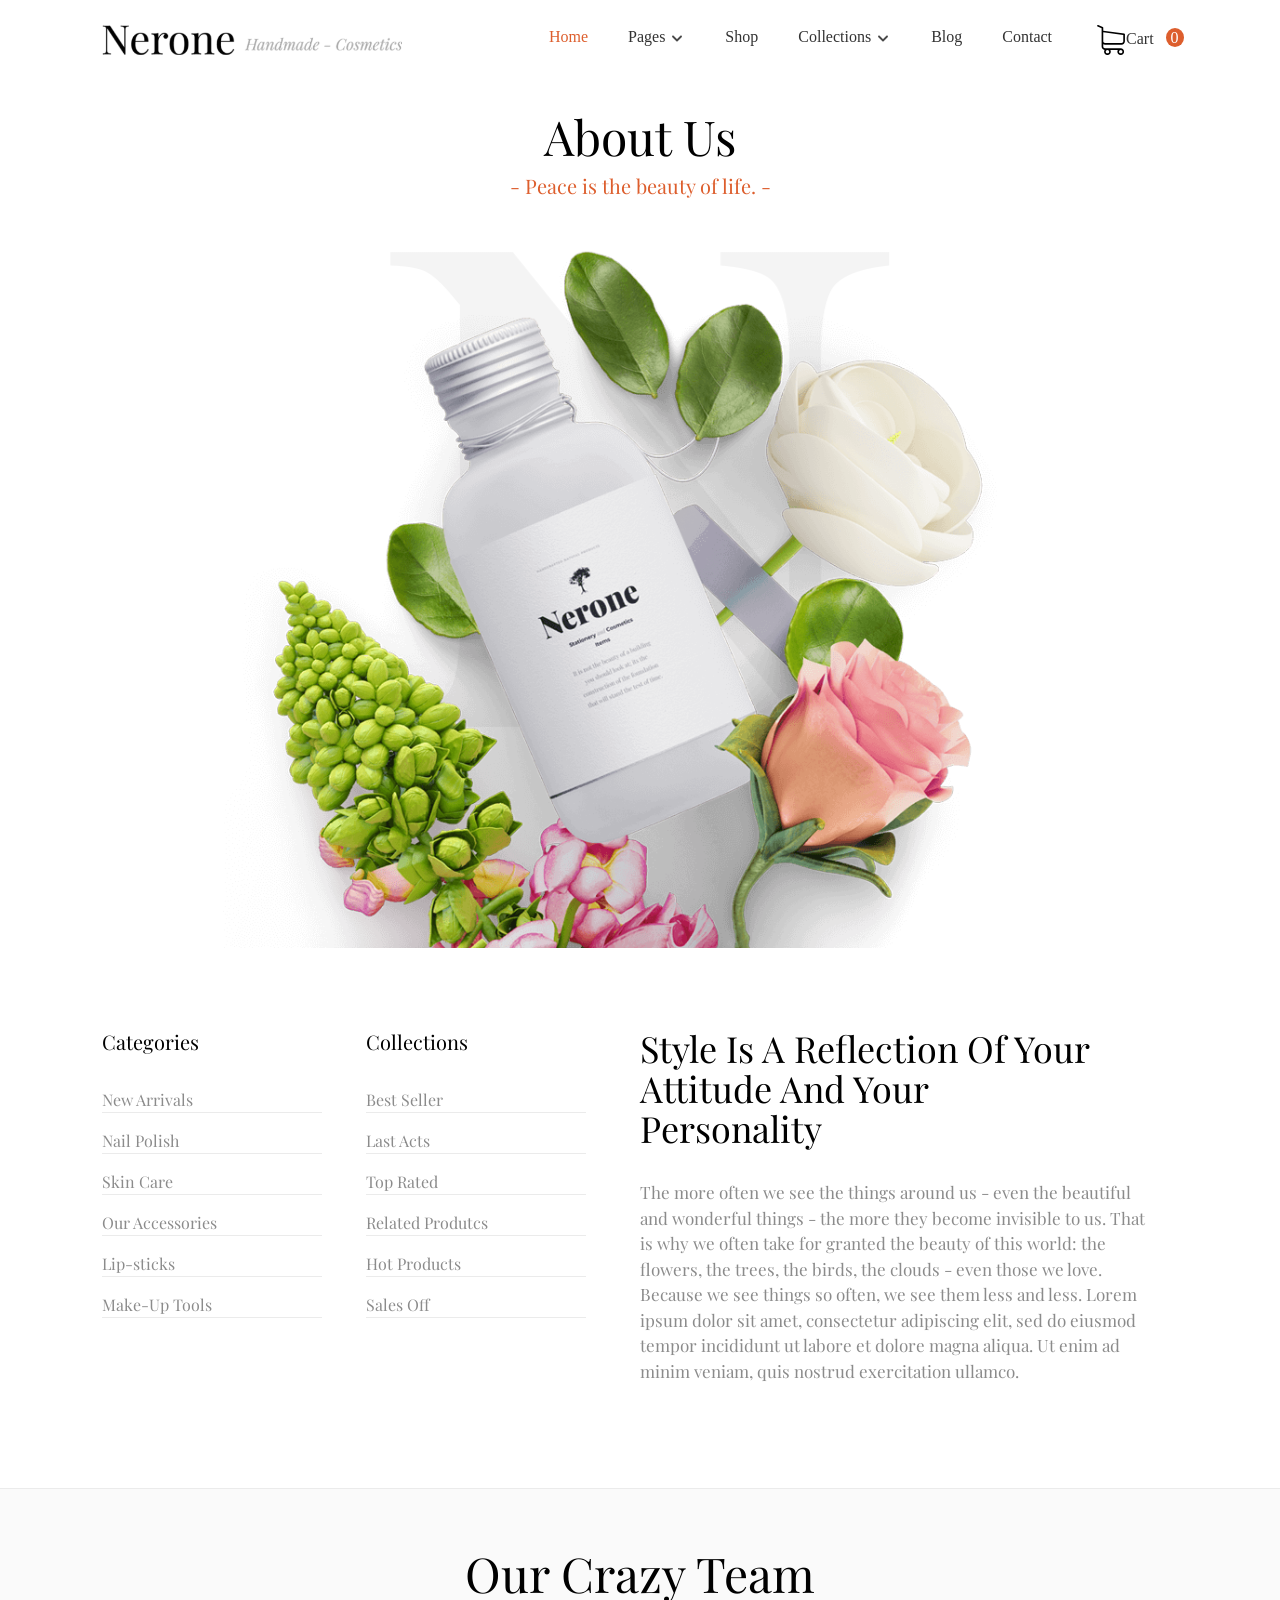
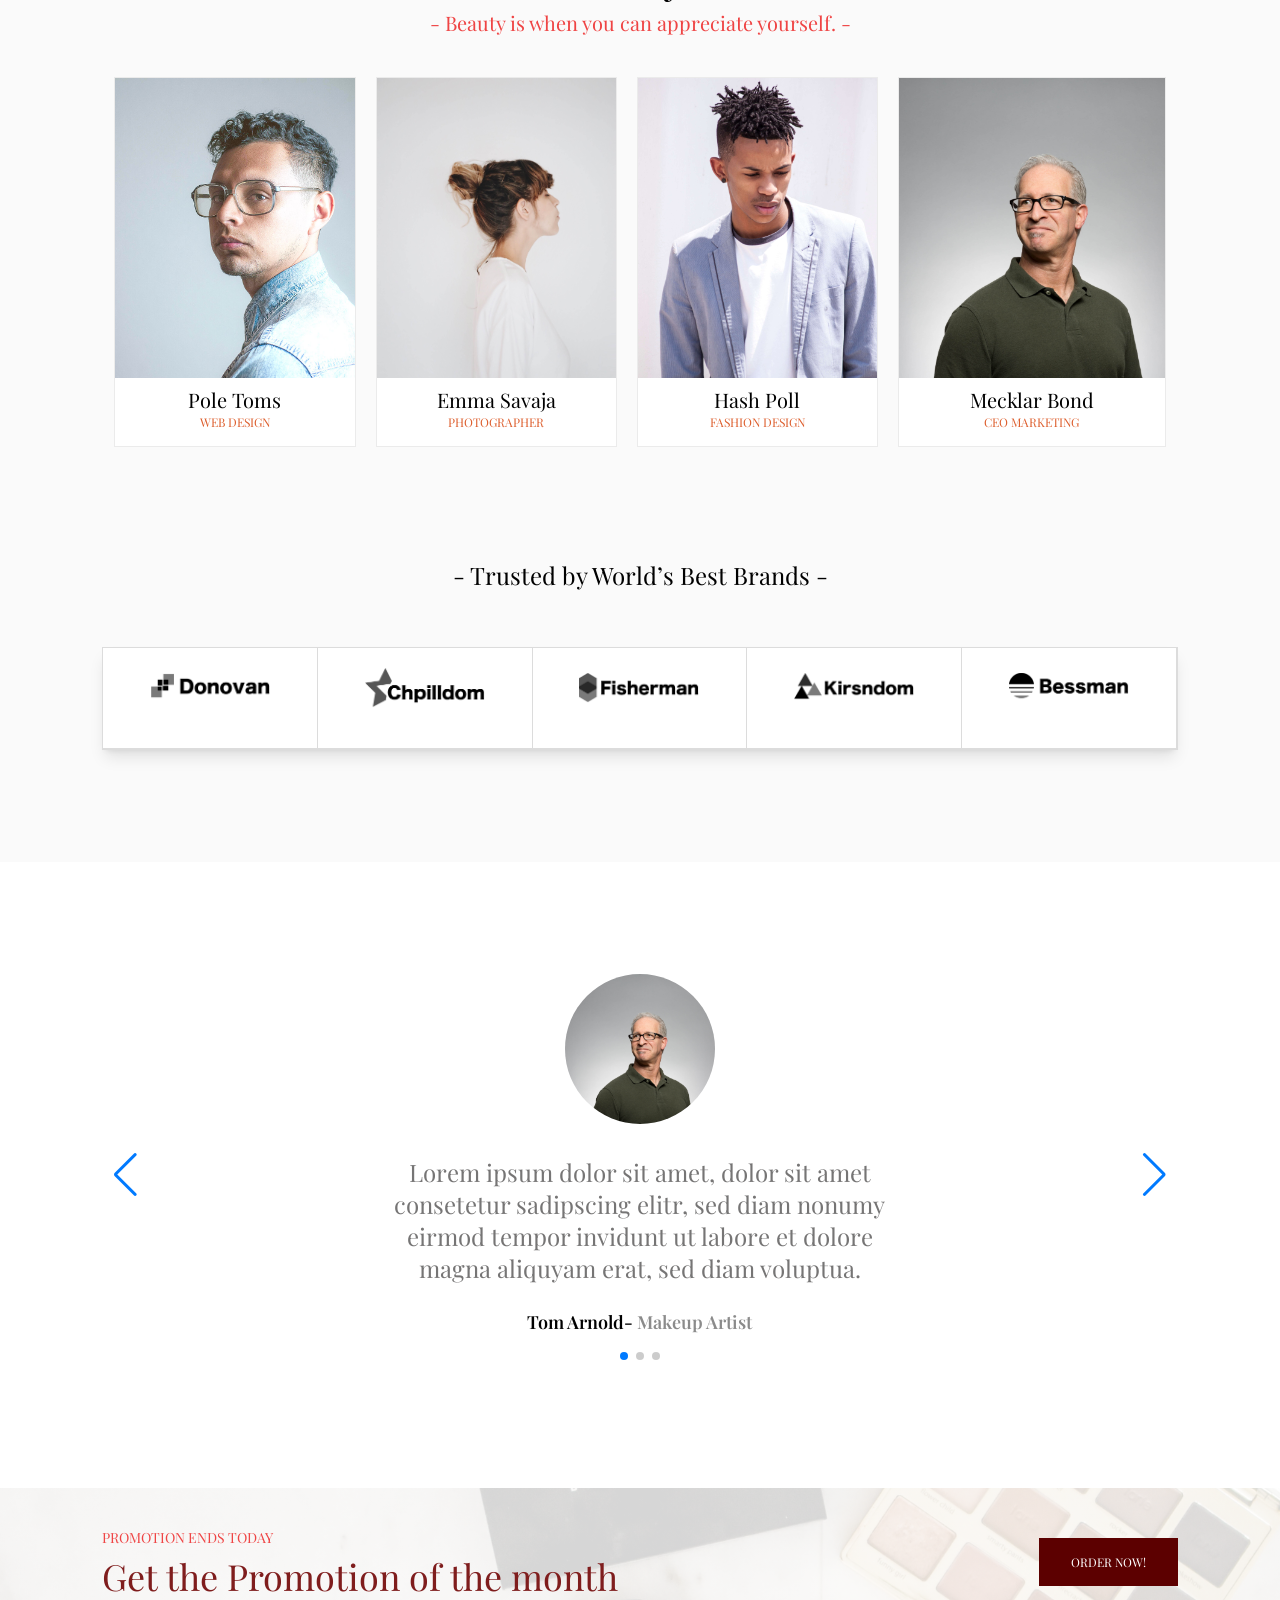
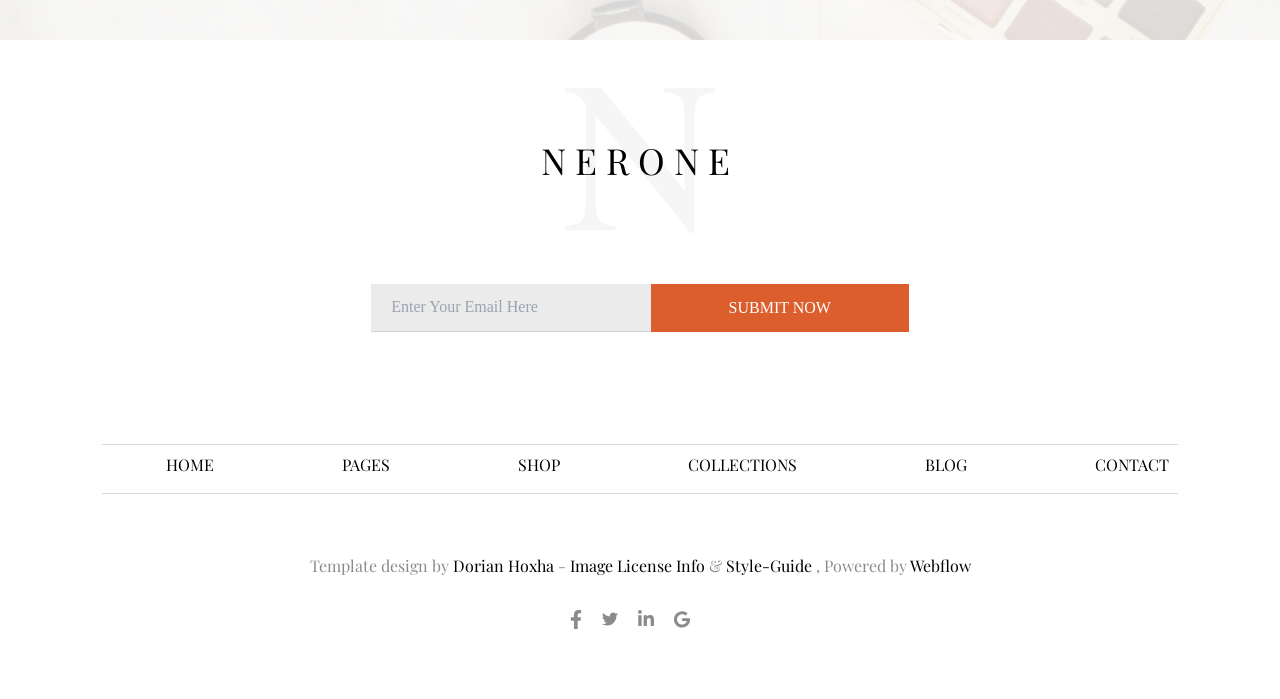
<file: SiteDeSoinsDeLaPeau/docs/About.html>
<!DOCTYPE html>
<html lang="en">
    <head>
        <meta charset="UTF-8">
        <meta http-equiv="X-UA-Compatible" content="IE=edge">
        <meta name="viewport" content="width=device-width, initial-scale=1.0">
        <link rel="stylesheet" href="./styles/tailwindcss.css">
        <link rel="stylesheet" href="./styles/style.css">
        <link rel="stylesheet" href="https://cdn.jsdelivr.net/npm/swiper@8/swiper-bundle.min.css"/>
        <link rel="preconnect" href="https://fonts.googleapis.com">
<link rel="preconnect" href="https://fonts.gstatic.com" crossorigin>
<link href="https://fonts.googleapis.com/css2?family=Playfair+Display+SC&family=Playfair+Display:ital,wght@0,400;0,500;1,400;1,500&display=swap" rel="stylesheet">
       
<title>Nerone-template</title>
    </head>
    <style>
        #k{
            top: 20%;
        }
        #op{
            position: absolute;
            top: -12px;
            left: -12px;
            background-color: #dd5e2d;
            width: 18px;
            height: 19px;
            color: white;
            border-radius: 50%;
            display: flex;
            align-items: center;
            justify-content: center;
        }
    </style>
    <body>
        <!-- Start Section 1 -->
        <section class="bg-white fixed top-0 left-0 right-0 w-full z-50 ">
            <header class="container py-[28px] md:py-[10px] flex items-center justify-between">
                           <img src="./images/brand.png" class="logo w-[300px] " alt="">
                           <ul class="list hidden md:flex ml-auto">
                               <li><a href="index.html" class="px-5 text-primColor">Home</a></li>
                               <li><a href="#" class="px-5 hover:text-primColor">Pages <img src="./images/svgexport-1.png" class="md:hidden xl:inline" alt=""></a>
                                <ul>
                                    <li><a href="About.html">About Us</a></li>
                                    <li><a href="Licensing.html">Licensing</a></li>
                                    <li><a href="StyleGuide.html">Style Guide</a></li>
                                    <li><a href="#">Password</a></li>
                                    <li><a href="#">404</a></li>
                                    </ul>
                                </li>   
                         
                               <li><a href="Shop.html" class="px-5 hover:text-primColor">Shop</a></li>
                               <li><a href="#" class="px-5 hover:text-primColor">Collections <img src="./images/svgexport-1.png" class="md:hidden xl:inline" alt=""></a>
                                <ul>
                                    <li><a href="BestSeller.html">Best Seller</a></li>
                                    <li><a href="LastActs.html">Last Acts</a></li>
                                    <li><a href="TopRated.html">Top Rated</a></li>
                                    <li><a href="RelatedProdutcs.html">Related Prod</a></li>
                                    <li><a href="HotProducts.html">Hot Prod</a></li>
                                    <li><a href="SalesOff.html">Sales Off</a></li>
                                    </ul>
                                </li>   
                               <li><a href="Blog.html" target="_self" class="px-5 hover:text-primColor">Blog</a></li>
                               <li><a href="Contact.html" target="_self" class="px-5 hover:text-primColor">Contact</a></li>
                               <li class="flex items-center justify-center">
                                <div>
                                <a href="#" class="px-6 hover:text-primColor"><img src="./images/ranashopping.svg" class="w-[30px] hidden xl:inline" alt="" >Cart
                                </a>
                                </div> 
                                <div class="relative   inline-block">
                                    <p id="op" class="absolute ">0</p>
                                    </div>
                                  <!-- <div class="relative  rounded-[50%] bg-[#ac1313] font-normal inline-block h-5 w-2 mx-auto">
                                  <p class="absolute text-black top--4">0</p>
                                  </div> -->
                                </li>
                           </ul> 
                           <div class="links">
                           <span class="icon">
                            <span class=""></span>
                            <span class=""></span>
                            <span class=""></span>
                            </span>
                          <ul class="">
                                <li><a href="index.html" class="hover:text-primColor">Home</a></li>
                                <li><a href="#" class="hover:text-primColor">Pages</a></li>
                                <li><a href="Shop.html" class="hover:text-primColor">Shop</a></li>
                                <li><a href="BestSeller.html" class="hover:text-primColor">Collections</a></li>
                                <li><a href="Blog.html" class="hover:text-primColor">Blog</a></li>
                                <li><a href="Contact.html" class="hover:text-primColor">Contact</a></li>
                            </ul>  
                        </div>
            </header>
            </section>
    <!-- End Section 1 -->
    <!-- Start Section 2 -->

    <section class="container  font-playfair">
        <div class="pt-28 pb-12 text-center">
            <p class="text-5xl">About Us</p>
            <p class="text-xl pt-3 text-primColor">- Peace is the beauty of life. -</p>
        </div>
    </section>
    <!-- End Section 2 -->

    <!-- Start Section 3 -->
<section class="container font-playfair">
    <div class="aboutimg h-[240px] md:h-[700px]"></div>
</section>
    <!-- End Section 3 -->

    <!-- Start Section 4 -->
    <section class="pb-9 pt-48 md:pt-20 md:pb-6  font-playfair">

        <div class="md:grid md:grid-cols-2 mt-60 w-full container">
            <div class="md:grid md:grid-cols-2 md:gap-7 md:w-[90%] flex-wrap w-full ">
                <div class="pr-2 mt-[-130px] md:mt-0">
                    <h4 class="text-xl ">Categories</h4>
                    <div class="border-b pt-8 text-gray border-b-bordergray text-base"><a class="hover:text-black" href="#">New Arrivals</a></div>
                   <div class="border-b pt-4 text-gray border-b-bordergray text-base"><a class="hover:text-black" href="#">Nail Polish</a></div>
                   <div  class="border-b pt-4 text-gray border-b-bordergray text-base"><a class="hover:text-black" href="#">Skin Care</a></div>
                   <div  class="border-b pt-4 text-gray border-b-bordergray text-base"><a class="hover:text-black" href="#">Our Accessories</a></div>
                   <div  class="border-b pt-4 text-gray border-b-bordergray text-base"><a class="hover:text-black"  href="#">Lip-sticks</a></div>
                   <div  class="border-b pt-4 text-gray border-b-bordergray text-base"><a class="hover:text-black" href="#">Make-Up Tools</a></div>
                </div>
                <div class="pl-2">
                    <h4 class="text-xl mt-11 md:mt-0">Collections</h4>
                    <div class="border-b pt-8 text-gray border-b-bordergray text-base"> <a class="hover:text-black" href="#">Best Seller</a></div>
                    <div class="border-b pt-4 text-gray border-b-bordergray text-base"> <a class="hover:text-black" href="#">Last Acts</a></div>
                    <div class="border-b pt-4 text-gray border-b-bordergray text-base"> <a class="hover:text-black" href="#">Top Rated</a></div>
                    <div class="border-b pt-4 text-gray border-b-bordergray text-base"> <a class="hover:text-black" href="#">Related Produtcs</a></div>
                    <div class="border-b pt-4 text-gray border-b-bordergray text-base"> <a class="hover:text-black" href="#">Hot Products</a></div>
                    <div class="border-b pt-4 text-gray border-b-bordergray text-base"><a class="hover:text-black" href="#">Sales Off</a></div>
                </div>
            </div>
            <div class="  ">
         <h1 class="text-4xl md:text-4xl pb-8  pt-20 md:pt-0  md:w-[90%] xl:w-[85%]">Style Is A Reflection Of Your Attitude And Your Personality</h1>
         <p class="text-gray text-[17px] md:w-[95%]">The more often we see the things around us - even the beautiful and wonderful things - the more they become invisible to us. That is why we often take for granted the beauty of this world: the flowers, the trees, the birds, the clouds - even those we love. Because we see things so often, we see them less and less. Lorem ipsum dolor sit amet, consectetur adipiscing elit, sed do eiusmod tempor incididunt ut labore et dolore magna aliqua. Ut enim ad minim veniam, quis nostrud exercitation ullamco.</p>
            </div>
        </div>
        </section>
    <!-- End Section 4 -->

        <!-- Start Section 5 -->

        <section class=" bg-bgColor mt-20 pt-10 pb-28 border-t border-solid border-[#ebebeb] font-playfair">
            <div class="text-center pb-10 pt-5">
                <h1 class="text-5xl mb-3">Our Crazy Team</h1>
                <p class="text-red-500 text-xl">- Beauty is when you can appreciate yourself. -</p></div>
                <main>

                    <div class=" px-3 flex container">
                        <div class="w-[90%] pb-4 border border-solid border-[#ebebeb] bg-white mr-5">
                            <div class="w-full h-[300px] man ManWomenT"></div>
                            <div class="text-center pt-2">
                            <h4 class="text-xl" >Pole Toms</h4>
                            <p class="text-xs text-primColor ">WEB DESIGN</p>
                        </div>
                        </div>
                        <div class="w-[90%] pb-4 border border-solid border-[#ebebeb] bg-white mr-5">
                            <div class="w-full h-[300px] women1 ManWomenT"></div>
                            <div class="text-center pt-2">
                            <h4 class="text-xl" >Emma Savaja</h4>
                            <p class="text-xs text-primColor ">PHOTOGRAPHER</p>
                        </div>
                    </div>
                
                        <div class="w-[90%] pb-4 border border-solid border-bordergray bg-white mr-5">
                            <div class="w-full h-[300px] man2 ManWomenT"></div>
                            <div class="text-center pt-2">
                            <h4 class="text-xl" >Hash Poll</h4>
                            <p class="text-xs text-primColor ">FASHION DESIGN</p>
                        </div>
                    </div>
                
                        <div class="w-full pb-4 border border-solid border-bordergray bg-white">
                            <div class="w-full h-[300px] man3 ManWomenT"></div>
                            <div class="text-center pt-2">
                            <h4 class="text-xl" >Mecklar Bond</h4>
                            <p class="text-xs text-primColor ">CEO MARKETING</p>
                        </div>
                    </div>
                </main>
        
        <!-- End Section 5 -->

        <!-- Start Section 6 -->
       <div class="container">
            <p class="text-center text-2xl mt-28  text-black">- Trusted by World’s Best Brands -</p>
            <div class="mt-14 shadow-lg ">
            <div class="md:grid md:grid-cols-5 bg-white flex-wrap border border-solid border-gain   ">
                <div class="bg-white py-12 md:py-0 md:pt-5 border-b md:border-r border-gain p-5 md:pb-10 flex justify-center align-middle"><img class="w-[120px] m-auto " src="./images/prand1.png"></div>
                <div class="bg-white py-12 md:py-0 md:pt-5 border-b md:border-r border-gain p-5 md:pb-10 flex justify-center align-middle"> <img class="w-[120px] m-auto" src="./images/prand2.png"></div>
                <div class="bg-white py-12 md:py-0 md:pt-5 border-b md:border-r border-gain p-5 md:pb-10 flex justify-center align-middle" ><img class="w-[120px] m-auto" src="./images/prand3.png"></div>
                <div class="bg-white py-12 md:py-0 md:pt-5 border-b md:border-r border-gain p-5 md:pb-10 flex justify-center align-middle"> <img class="w-[120px] m-auto"  src="./images/prand4.png"></div>
                <div class="bg-white py-12 md:py-0 md:pt-5 border-b md:border-r border-gain p-5 md:pb-10 flex justify-center align-middle"> <img class="w-[120px] m-auto"  src="./images/prand5.png"></div>
            </div>
        </div>
        </div>
    </section>
        <!-- End Section 6 -->

        <!-- Start Section 7 -->
    
        <section class=" container py-28 font-playfair">
            <div class="swiper" >
            
                <div class="swiper-wrapper">
            
                  <div class="swiper-slide">
                    <img src="./images/fcarousel.jpg" alt="">
                    <p class="pt-8 w-full md:w-1/2 text-center mx-auto text-gray2 text-xl md:text-2xl">Lorem ipsum dolor sit amet, dolor sit amet consetetur sadipscing elitr, sed diam nonumy eirmod tempor
                         invidunt ut labore et dolore magna aliquyam erat, sed diam voluptua.</p>
                      <p class="pt-6 w-full md:w-1/2 text-center mx-auto text-gray text-lg pb-10 font-semibold"><span class="text-black">Tom Arnold-</span> Makeup Artist</p>
                  </div>
            
                  <div class="swiper-slide">
                    <img src="./images/scarousel.jpg" alt="">
                    <p class="pt-8 w-full md:w-1/2 text-center mx-auto text-gray2 text-xl md:text-2xl">Lorem ipsum dolor sit amet, dolor sit amet consetetur sadipscing elitr, sed diam nonumy eirmod tempor
                         invidunt ut labore et dolore magna aliquyam erat, sed diam voluptua.</p>
                      <p class="pt-6 w-full md:w-1/2 text-center mx-auto text-gray text-lg pb-10 font-semibold"><span class="text-black">Tom Arnold-</span> Makeup Artist</p>
                  </div>
            
                  <div class="swiper-slide">
                    <img src="./images/rana2.jpeg" alt="">
                    <p class="pt-8 w-full md:w-1/2 text-center mx-auto text-gray2 text-xl md:text-2xll">Lorem ipsum dolor sit amet, dolor sit amet consetetur sadipscing elitr, sed diam nonumy eirmod tempor
                         invidunt ut labore et dolore magna aliquyam erat, sed diam voluptua.</p>
                      <p class="pt-6 w-full md:w-1/2 text-center mx-auto text-gray text-lg pb-10 font-semibold"><span class="text-black"><span>Eduardo Eguerra -</span>Hair Artist</p>
                  </div>
            
                </div>
                <div class="swiper-pagination"></div>
                <div class="swiper-button-prev"></div>
                <div class="swiper-button-next"></div>
              </div>
            
                <script src="https://cdn.jsdelivr.net/npm/swiper@8/swiper-bundle.min.js"></script>
                <script>
                    const swiper = new Swiper('.swiper', {
                     loop: true,
            
                    pagination: {
                    el: '.swiper-pagination',
                 },
            
                navigation: {
                    nextEl: '.swiper-button-next',
                    prevEl: '.swiper-button-prev',
                 },
                });
                    </script>
                    </section>
        <!-- End Section 7 -->

        <!-- Start Section 7 -->
        <section id="MakeUp" class=" border-1 border-gray-400 md:pb-11 leading-6 py-10  mb-5 font-playfair">
            <div class=" container flex flex-wrap md:flex-nowrap items-center md:justify-between  ">
                <div>
                    <p class="mb-2 text-sm text-red-500 text-center md:text-left">PROMOTION ENDS TODAY</p>
                    <h1 class="text-4xl text-red-900 w-[80%] md:w-full mx-auto md:mx-auto text-center md:text-left">Get the Promotion of the month</h1>
                </div>
                <div class="w-full md:w-1/2 text-center md:text-right my-auto pt-4 md:pt-0 ">
                    <a href="" class=" inline-block     py-4 px-8 text-xs bg-[#5c0000] hover:bg-[#dd5e2d] text-white hover:duration-1000" id="">ORDER NOW!</a>
                </div>
            </div>
        </section>
        <!-- End Section 7 -->
            <!-- footer -->
    
        
        <!-- 2 -->
        <section class="font-playfair" >
            <main class="container ">
                <div class="py-20" id="bgfooter">
                <p class="text-4xl text-center" style="letter-spacing: 9px;">NERONE</p>
            </main>
            </section>
            <section class="container">
            <form class="pt-6">
                <div class="flex flex-col md:flex-row justify-center items-center">
                <input type="email" class="h-12 px-5  outline-none w-full md:w-[26%] bg-bordergray border-b border-solid border-b-zinc-300  " placeholder="Enter Your Email Here">
                <button type="submit" class="text-white bg-primColor h-12 px-10 w-full md:w-[24%] ">SUBMIT NOW</button>
               </form>
                </div>
        </section>
        
        <!-- 3 -->
        <section class="pt-28 pb-[60px] font-playfair">
        
        
            <div class="container mb-14 pt-2 pb-1 border-y border-solid border-[#dbd8d8] flex  flex-col md:flex-row ">
                <aside class="flex">
                <div class="px-12 pb-3 xl:px-16 "><a href="index.html">HOME</a></div>
                <div class="px-12 pb-3 xl:px-16 mx-auto md:mx-0 "><a href="Licensing.html" class="">PAGES</a></div>
                 </aside>
                 <aside class="flex">
                <div class="px-12 pb-3 xl:px-16 "><a href="Shop.html">SHOP</a></div>
                <div class="px-12 pb-3 xl:px-16 mx-auto md:mx-0"><a href="BestSeller.html">COLLECTIONS</a></div>
                </aside>
                <aside class="flex">
                <div class="px-12 pb-3 xl:px-16 "><a href="Blog.html">BLOG</a></div>
                <div class="px-12 pb-3 xl:px-16 mx-auto md:mx-0"><a href="Contact.html">CONTACT</a></div>
                </aside>
            </div>
            </main>
        </section>
            <section class="container text-center pb-[70px] font-playfair">
                <p class="text-gray">Template design by <a href="#" class="text-black hover:text-primColor hover:border-primColor hover:border-b hover:border-solid">Dorian Hoxha</a> - <a href="#" class="text-black hover:text-primColor hover:border-primColor hover:border-b hover:border-solid">Image License Info </a> & <a href="#" class="text-black hover:text-primColor hover:border-primColor hover:border-b hover:border-solid">Style-Guide </a>, Powered by <a href="#" class="text-black hover:text-primColor hover:border-primColor hover:border-b hover:border-solid">Webflow</a></p>
                <div class="flex items-center justify-center mt-8">
                <p><a href="#"><svg class="w-3 mr-5 fill-gray hover:fill-black" xmlns="http://www.w3.org/2000/svg" viewBox="0 0 320 512"><path d="M279.14 288l14.22-92.66h-88.91v-60.13c0-25.35 12.42-50.06 52.24-50.06h40.42V6.26S260.43 0 225.36 0c-73.22 0-121.08 44.38-121.08 124.72v70.62H22.89V288h81.39v224h100.17V288z"/></svg></p>
                <p><a href="#"><svg class="w-4 mr-5 fill-gray hover:fill-black" xmlns="http://www.w3.org/2000/svg" viewBox="0 0 512 512"><path d="M459.37 151.716c.325 4.548.325 9.097.325 13.645 0 138.72-105.583 298.558-298.558 298.558-59.452 0-114.68-17.219-161.137-47.106 8.447.974 16.568 1.299 25.34 1.299 49.055 0 94.213-16.568 130.274-44.832-46.132-.975-84.792-31.188-98.112-72.772 6.498.974 12.995 1.624 19.818 1.624 9.421 0 18.843-1.3 27.614-3.573-48.081-9.747-84.143-51.98-84.143-102.985v-1.299c13.969 7.797 30.214 12.67 47.431 13.319-28.264-18.843-46.781-51.005-46.781-87.391 0-19.492 5.197-37.36 14.294-52.954 51.655 63.675 129.3 105.258 216.365 109.807-1.624-7.797-2.599-15.918-2.599-24.04 0-57.828 46.782-104.934 104.934-104.934 30.213 0 57.502 12.67 76.67 33.137 23.715-4.548 46.456-13.32 66.599-25.34-7.798 24.366-24.366 44.833-46.132 57.827 21.117-2.273 41.584-8.122 60.426-16.243-14.292 20.791-32.161 39.308-52.628 54.253z"/></svg></a></p>
                <p><a href="#"><svg class="w-4 mr-5 fill-gray hover:fill-black" xmlns="http://www.w3.org/2000/svg" viewBox="0 0 448 512"><path d="M100.28 448H7.4V148.9h92.88zM53.79 108.1C24.09 108.1 0 83.5 0 53.8a53.79 53.79 0 0 1 107.58 0c0 29.7-24.1 54.3-53.79 54.3zM447.9 448h-92.68V302.4c0-34.7-.7-79.2-48.29-79.2-48.29 0-55.69 37.7-55.69 76.7V448h-92.78V148.9h89.08v40.8h1.3c12.4-23.5 42.69-48.3 87.88-48.3 94 0 111.28 61.9 111.28 142.3V448z"/></svg></a></p>
                <p><a href="#"><svg class="w-4 mr-5 fill-gray hover:fill-black" xmlns="http://www.w3.org/2000/svg" viewBox="0 0 488 512"><path d="M488 261.8C488 403.3 391.1 504 248 504 110.8 504 0 393.2 0 256S110.8 8 248 8c66.8 0 123 24.5 166.3 64.9l-67.5 64.9C258.5 52.6 94.3 116.6 94.3 256c0 86.5 69.1 156.6 153.7 156.6 98.2 0 135-70.4 140.8-106.9H248v-85.3h236.1c2.3 12.7 3.9 24.9 3.9 41.4z"/></svg></a></p>
            </div>
            </section>
</file>
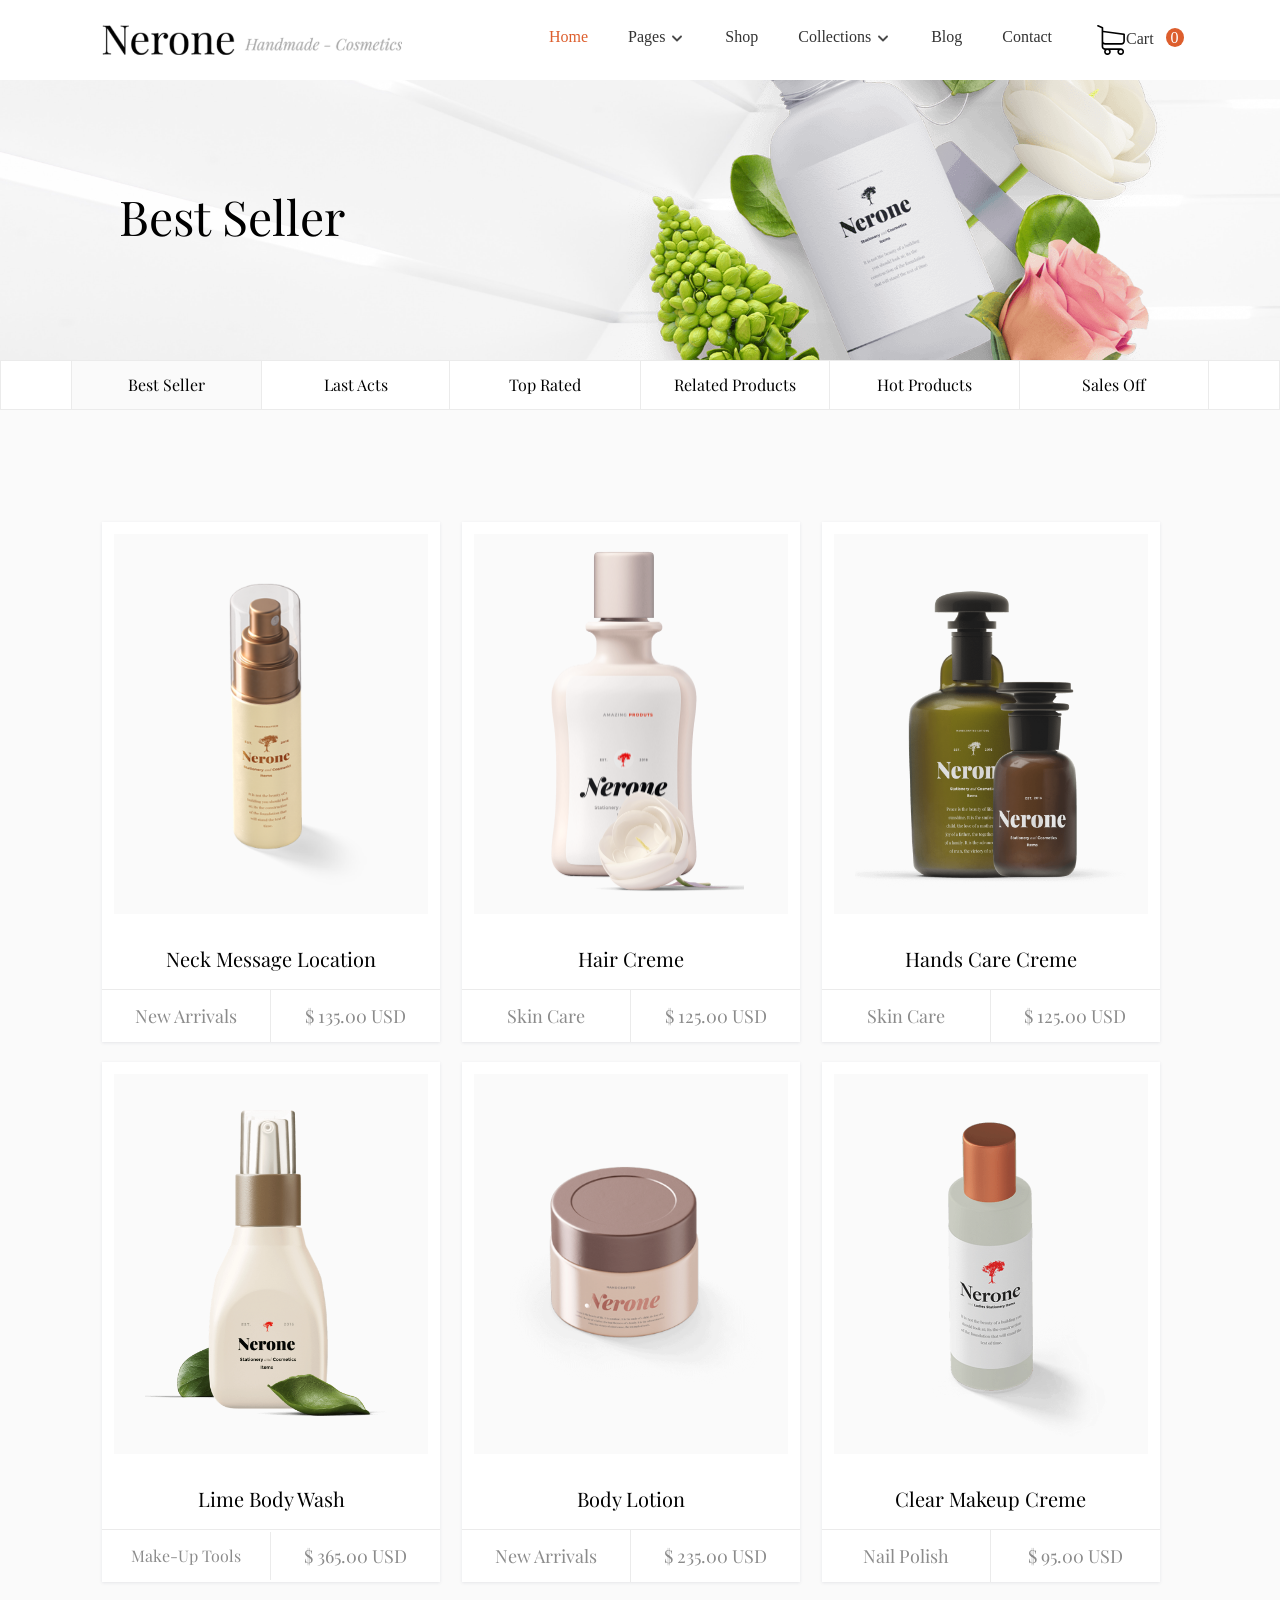
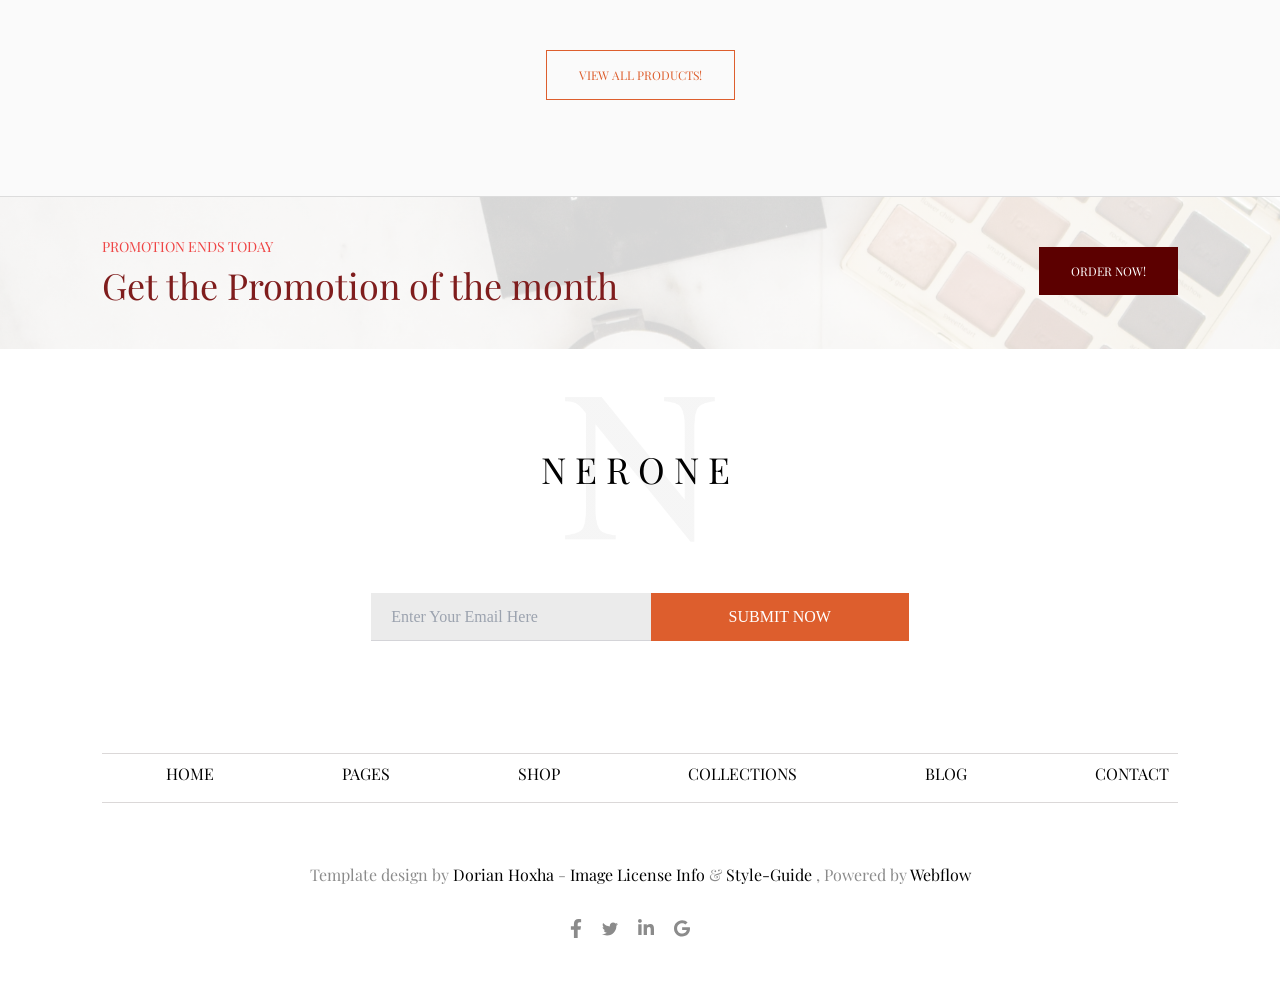
<file: SiteDeSoinsDeLaPeau/docs/BestSeller.html>
<!DOCTYPE html>
<html lang="en">
<head>
    <meta charset="UTF-8">
    <meta http-equiv="X-UA-Compatible" content="IE=edge">
    <meta name="viewport" content="width=device-width, initial-scale=1.0">
    <link rel="stylesheet" href="./styles/tailwindcss.css">
    <link rel="stylesheet" href="./styles/style.css">
    
    <link rel="preconnect" href="https://fonts.gstatic.com" crossorigin>
<link href="https://fonts.googleapis.com/css2?family=Playfair+Display+SC&family=Playfair+Display:ital,wght@0,400;0,500;1,400;1,500&display=swap" rel="stylesheet">
   
<title>Nerone-template</title>
</head>
<style>
    #k{
        top: 20%;
    }
    #op{
        position: absolute;
        top: -12px;
        left: -12px;
        background-color: #dd5e2d;
        width: 18px;
        height: 19px;
        color: white;
        border-radius: 50%;
        display: flex;
        align-items: center;
        justify-content: center;
    }
</style>
<body>
    <!-- Start Section 1 -->
    <section class="bg-white fixed top-0 left-0 right-0 w-full z-50 ">
        <header class="container py-[28px] md:py-[10px] flex items-center justify-between">
                       <img src="./images/brand.png" class="logo w-[300px] " alt="">
                       <ul class="list hidden md:flex ml-auto">
                           <li><a href="index.html" class="px-5 text-primColor">Home</a></li>
                           <li><a href="#" class="px-5 hover:text-primColor">Pages <img src="./images/svgexport-1.png" class="md:hidden xl:inline" alt=""></a>
                            <ul>
                                <li><a href="About.html">About Us</a></li>
                                <li><a href="Licensing.html">Licensing</a></li>
                                <li><a href="StyleGuide.html">Style Guide</a></li>
                                <li><a href="#">Password</a></li>
                                <li><a href="#">404</a></li>
                                </ul>
                            </li>   
                     
                           <li><a href="Shop.html" class="px-5 hover:text-primColor">Shop</a></li>
                           <li><a href="#" class="px-5 hover:text-primColor">Collections <img src="./images/svgexport-1.png" class="md:hidden xl:inline" alt=""></a>
                            <ul>
                                <li><a href="BestSeller.html">Best Seller</a></li>
                                <li><a href="LastActs.html">Last Acts</a></li>
                                <li><a href="TopRated.html">Top Rated</a></li>
                                <li><a href="RelatedProdutcs.html">Related Prod</a></li>
                                <li><a href="HotProducts.html">Hot Prod</a></li>
                                <li><a href="SalesOff.html">Sales Off</a></li>
                                </ul>
                            </li>   
                           <li><a href="Blog.html" target="_self" class="px-5 hover:text-primColor">Blog</a></li>
                           <li><a href="Contact.html" target="_self" class="px-5 hover:text-primColor">Contact</a></li>
                           <li class="flex items-center justify-center">
                            <div>
                            <a href="#" class="px-6 hover:text-primColor"><img src="./images/ranashopping.svg" class="w-[30px] hidden xl:inline" alt="" >Cart
                            </a>
                            </div> 
                            <div class="relative   inline-block">
                                <p id="op" class="absolute ">0</p>
                                </div>
                              <!-- <div class="relative  rounded-[50%] bg-[#ac1313] font-normal inline-block h-5 w-2 mx-auto">
                              <p class="absolute text-black top--4">0</p>
                              </div> -->
                            </li>
                       </ul> 
                       <div class="links">
                       <span class="icon">
                        <span class=""></span>
                        <span class=""></span>
                        <span class=""></span>
                        </span>
                      <ul class="">
                            <li><a href="index.html" class="hover:text-primColor">Home</a></li>
                            <li><a href="#" class="hover:text-primColor">Pages</a></li>
                            <li><a href="Shop.html" class="hover:text-primColor">Shop</a></li>
                            <li><a href="BestSeller.html" class="hover:text-primColor">Collections</a></li>
                            <li><a href="Blog.html" class="hover:text-primColor">Blog</a></li>
                            <li><a href="Contact.html" class="hover:text-primColor">Contact</a></li>
                        </ul>  
                    </div>
        </header>
        </section>
    <!-- End Section 1 -->

    <!-- Start Section 2 -->
    <section class="bstSel mt-24 md:mt-0 border border-solid border-bordergray md:border-0 font-playfair"> 
        <div class="container hidden md:block md:pt-28 md:pb-6">
            <p class="text-center md:text-left  text-5xl md:pt-20 md:pb-24 "> Best Seller</p>
        </div>
        <div class="container h-52  md:hidden">
            <p class="text-center  text-5xl pt-16 "> Best Seller</p>
        </div>
    </section>
    <aside class=" my-5 md:my-0 md:border border-solid border-bordergray font-playfair ">
    
        <main class="w-[90%]  md:w-full  xl:w-[89%] mx-auto  grid md:grid-cols-6  xl:grid-cols-6">
            <div class="w-[16,6%]   h-12 border-t md:border-t-0  border-x md:border-r-0 md:border-y-0 border-solid border-bordergray   bg-bgColor"><a href="#" class="pt-3 text-center block">Best Seller</a></div>
            <div class="w-[16,6%]    h-12 border-t border-x border-solid border-bordergray md:border-r md:border-y-0  hover:bg-bgColor"><a href="#" class="pt-3 text-center block">Last Acts</a></div>
            <div class="w-[16,6%]    h-12 border border-solid border-[#ebebeb] md:border-0 hover:bg-bgColor"><a href="#" class="pt-3 text-center block">Top Rated</a></div>
            <div class="w-[16,6%]  h-12 border-x  md:border-x border-solid border-bordergray hover:bg-bgColor"><a href="#" class="pt-3 text-center block">Related Products</a></div>
            <div class="w-[16,6%]   h-12  border-t border-x border-solid border-bordergray md:border-0 hover:bg-bgColor"><a href="#" class="pt-3 text-center block">Hot Products</a></div>
            <div class="w-[16,6%]   h-12 border  md:border-x md:border-y-0 border-solid border-bordergray hover:bg-bgColor"><a href="#" class="pt-3 text-center block">Sales Off</a></div>
            </main>
       
    </aside>
    <!-- End Section 2 -->

    <!-- Start Section 3 -->
    <aside class="bg-bgColor pt-16 pb-24  border-y md:border-y-0 md:border-b border-solid border-gain font-playfair">
         <section class="container grid grid-cols-1 md:grid-cols-3 md:gap-1 py-12">
     
             <main class=" w-full md:w-[95%] mb-5 md:mb-0 bg-white" style=" box-shadow:0 1px 3px 0 rgb(82 91 115 / 12%) ;">
                 <!-- there -->
                 <main class="bg-white p-3 " style="border:0.5px none #e6e6e6 ;">  
                     <a href="" class="w-full " style="border-bottom: 1px none #000;">
                         <div id="divs" class="bg-bgColor ">
                             <img id="scalimg" src="./images/imgcard1.png" class="block w-auto h-[380px] mx-auto text-center" alt="">
                         </div>
                     </a>
                 </main>
             
             
                 <div style="border: 1px none #e0e0e0;  padding: 15px 0px 0px;  background-color: transparent;" class="relative z-50 mt-0 text-left">
                     <div class="">
                                 <a class="text-center border-b hover:text-primColor border-b-bordergray text-xl block pt-1 pb-4" href="#">Neck Message Location</a>
                                 <main class="flex items-center flex-col md:flex-row  justify-around ">
                                 <div class="py-3 mx-auto w-full md:w-1/2  text-gray hover:text-black  hover:bg-bgColor   md:border-r text-center  border-solid border-bordergray "><p><a href="#" class="text-lg">New Arrivals</a></p></div>
                     <div class="w-full md:w-1/2 py-3 mx-auto text-gray border-t  border-solid border-bordergray text-center md:border-0"><p class="text-lg">$ 135.00 USD</p></div>
                     </main>  
                     </div>
                     </div>
             </main>
             
             <main class="w-full md:w-[95%]  mb-5 md:mb-0 bg-white" style=" box-shadow:0 1px 3px 0 rgb(82 91 115 / 12%) ;">
                 <!-- there -->
                 <main class="bg-white p-3" style="border:0.5px none #e6e6e6 ;">  
                     <a href="" class="w-full " style="border-bottom: 1px none #000;">
                         <div id="divs" class="bg-bgColor ">
                             <img id="scalimg" src="./images/imgcard2.png" class="block w-auto h-[380px] mx-auto text-center" alt="">
                         </div>
                     </a>
                 </main>
             
             
                 <div style="border: 1px none #e0e0e0;  padding: 15px 0px 0px;  background-color: transparent;" class="relative z-50 mt-0 text-left">
                     <div>
                                 <a class="text-center border-b hover:text-primColor border-b-bordergray text-xl block pt-1 pb-4" href="#">Hair Creme</a>
                                 <main class="flex items-center flex-col md:flex-row  justify-around ">
                                 <div class="py-3 mx-auto w-full md:w-1/2  text-gray hover:text-black  hover:bg-bgColor   md:border-r text-center  border-solid border-bordergray "><p><a href="#" class="text-lg">Skin Care</a></p></div>
                     <div class="w-full md:w-1/2 py-3 mx-auto text-gray border-t  border-solid border-bordergray text-center md:border-0"><p class="text-lg">$ 125.00 USD</p></div>
                     </main>  
                     </div>
                     </div>
             </main>
             
             <main class="w-full md:w-[95%]  mb-5 md:mb-0 bg-white" style=" box-shadow:0 1px 3px 0 rgb(82 91 115 / 12%) ;">
                 <!-- there -->
                 <main class="bg-white p-3" style="border:0.5px none #e6e6e6 ;">  
                     <a href="" class="w-full " style="border-bottom: 1px none #000;">
                         <div id="divs" class="bg-bgColor ">
                             <img id="scalimg" src="./images/imgcard4.png" class="block w-auto h-[380px] mx-auto text-center" alt="">
                         </div>
                     </a>
                 </main>
             
             
                 <div style="border: 1px none #e0e0e0;  padding: 15px 0px 0px;  background-color: transparent;" class="relative z-50 mt-0 text-left">
                     <div>
                                 <a class="text-center border-b hover:text-primColor border-b-bordergray text-xl block pt-1 pb-4" href="#">Hands Care Creme</a>
                                 <main class="flex items-center flex-col md:flex-row  justify-around ">
                                 <div class="py-3 mx-auto w-full md:w-1/2  text-gray hover:text-black  hover:bg-bgColor   md:border-r text-center  border-solid border-bordergray "><p><a href="#" class="text-lg">Skin Care</a></p></div>
                     <div class="w-full md:w-1/2 py-3 mx-auto text-gray border-t  border-solid border-bordergray text-center md:border-0"><p class="text-lg">$ 125.00 USD</p></div>
                     </main>  
                     </div>
                     </div>
             </main>
             
             </section>
             <section style="margin-top: -28px;" class=" container grid grid-cols-1 md:grid-cols-3 gap-1">
             
             
                 <main class="w-full md:w-[95%] mb-5 bg-white " style=" box-shadow:0 1px 3px 0 rgb(82 91 115 / 12%) ;">
                     <!-- there -->
                     <main class="bg-white p-3" style="border:0.5px none #e6e6e6 ;">  
                         <a href="" class="w-full " style="border-bottom: 1px none #000;">
                             <div id="divs" class="bg-bgColor ">
                                 <img id="scalimg" src="./images/p4.png" class="block w-auto h-[380px] mx-auto text-center" alt="">
                             </div>
                         </a>
                     </main>
                 
                 
                     <div style="border: 1px none #e0e0e0;  padding: 15px 0px 0px;  background-color: transparent;" class="relative z-50 mt-0 text-left">
                         <div>
                                     <a class="text-center border-b hover:text-primColor border-b-bordergray text-xl block pt-1 pb-4" href="#">Lime Body Wash</a>
                                     <main class="flex items-center flex-col md:flex-row  justify-around ">
                                     <div class="py-3 mx-auto w-full md:w-1/2  text-gray hover:text-black  hover:bg-bgColor   md:border-r text-center  border-solid border-bordergray "><p><a href="#" class="text-base">Make-Up Tools</a></p></div>
                         <div class="w-full md:w-1/2 py-3 mx-auto text-gray border-t  border-solid border-bordergray text-center md:border-0"><p class="text-lg">$ 365.00 USD</p></div>
                         </main>  
                         </div>
                         </div>
                 </main>
                 
                 <main class="w-full md:w-[95%] mb-5 bg-white" style=" box-shadow:0 1px 3px 0 rgb(82 91 115 / 12%) ;">
                     <!-- there -->
                     <main class="bg-white p-3" style="border:0.5px none #e6e6e6 ;">  
                         <a href="" class="w-full " style="border-bottom: 1px none #000;">
                             <div id="divs" class="bg-bgColor ">
                                 <img id="scalimg" src="./images/imgcard6.png" class="block w-auto h-[380px] mx-auto text-center" alt="">
                             </div>
                         </a>
                     </main>
                 
                 
                     <div style="border: 1px none #e0e0e0;  padding: 15px 0px 0px;  background-color: transparent;" class="relative z-50 mt-0 text-left">
                         <div>
                                     <a class="text-center border-b hover:text-primColor border-b-bordergray text-xl block pt-1 pb-4" href="#">Body Lotion</a>
                                     <main class="flex items-center flex-col md:flex-row  justify-around ">
                                     <div class="py-3 mx-auto w-full md:w-1/2  text-gray hover:text-black  hover:bg-bgColor   md:border-r text-center  border-solid border-bordergray "><p><a href="#" class="text-lg">New Arrivals</a></p></div>
                         <div class="w-full md:w-1/2 py-3 mx-auto text-gray border-t  border-solid border-bordergray text-center md:border-0"><p class="text-lg">$ 235.00 USD</p></div>
                         </main>  
                         </div>
                         </div>
                 </main>
                 
                 <main class="w-full md:w-[95%] mb-5 bg-white" style=" box-shadow:0 1px 3px 0 rgb(82 91 115 / 12%) ;">
                     <!-- there -->
                     <main class="bg-white p-3" style="border:0.5px none #e6e6e6 ;">  
                         <a href="" class="w-full " style="border-bottom: 1px none #000;">
                             <div id="divs" class="bg-bgColor ">
                                 <img id="scalimg" src="./images/p6.png" class="block w-auto h-[380px] mx-auto text-center" alt="">
                             </div>
                         </a>
                     </main>
                 
                 
                     <div style="border: 1px none #e0e0e0;  padding: 15px 0px 0px;  background-color: transparent;" class="relative z-50 mt-0 text-left">
                         <div>
                                     <a class="text-center border-b hover:text-primColor border-b-bordergray text-xl block pt-1 pb-4" href="#">Clear Makeup Creme</a>
                                     <main class="flex items-center flex-col md:flex-row  justify-around ">
                                     <div class="py-3 mx-auto w-full md:w-1/2  text-gray hover:text-black  hover:bg-bgColor   md:border-r text-center  border-solid border-bordergray "><p><a href="#" class="text-lg">Nail Polish</a></p></div>
                         <div class="w-full md:w-1/2 py-3 mx-auto text-gray border-t  border-solid border-bordergray text-center md:border-0"><p class="text-lg">$ 95.00 USD</p></div>
                         </main>  
                         </div>
                         </div>
                 </main>               
             </section>
             <div class=" flex items-center justify-center pt-12">
                 <a href="" class=" inline-block  text-primColor border border-solid border-primColor py-4 px-8 text-xs hover:bg-primColor hover:text-white hover:duration-1000" id="bottom">VIEW ALL PRODUCTS!</a>
                 </div> 
         </aside>
             
    <!-- End Section 3 -->
    <!-- Start Section 4 -->
    <section id="MakeUp" class=" border-1 border-gray-400 md:pb-11 leading-6 py-10  mb-5 font-playfair">
        <div class=" container flex flex-wrap md:flex-nowrap items-center md:justify-between  ">
            <div>
                <p class="mb-2 text-sm text-red-500 text-center md:text-left">PROMOTION ENDS TODAY</p>
                <h1 class="text-4xl text-red-900 w-[80%] md:w-full mx-auto md:mx-auto text-center md:text-left">Get the Promotion of the month</h1>
            </div>
            <div class="w-full md:w-1/2 text-center md:text-right my-auto pt-4 md:pt-0 ">
                <a href="" class=" inline-block     py-4 px-8 text-xs bg-blakred hover:bg-primColor text-white hover:duration-1000" id="">ORDER NOW!</a>
            </div>
        </div>
    </section>
    <!-- End Section 4 -->
        <!-- footer -->

    
    <!-- 2 -->
    <section class="font-playfair">
        <main class="container ">
            <div class="py-20" id="bgfooter">
            <p class="text-4xl text-center" style="letter-spacing: 9px;">NERONE</p>
        </main>
        </section>
        <section class="container">
        <form class="pt-6">
            <div class="flex flex-col md:flex-row justify-center items-center">
            <input type="email" class="h-12 px-5  outline-none w-full md:w-[26%] bg-bordergray border-b border-solid border-b-zinc-300  " placeholder="Enter Your Email Here">
            <button type="submit" class="text-white bg-primColor h-12 px-10 w-full md:w-[24%] ">SUBMIT NOW</button>
           </form>
            </div>
    </section>
    
    <!-- 3 -->
    <section class="pt-28 pb-[60px] font-playfair">
    
    
        <div class="container mb-14 pt-2 pb-1 border-y border-solid border-[#dbd8d8] flex  flex-col md:flex-row ">
            <aside class="flex">
            <div class="px-12 pb-3 xl:px-16 "><a href="index.html">HOME</a></div>
            <div class="px-12 pb-3 xl:px-16 mx-auto md:mx-0 "><a href="Licensing.html" class="">PAGES</a></div>
             </aside>
             <aside class="flex">
            <div class="px-12 pb-3 xl:px-16 "><a href="Shop.html">SHOP</a></div>
            <div class="px-12 pb-3 xl:px-16 mx-auto md:mx-0"><a href="BestSeller.html">COLLECTIONS</a></div>
            </aside>
            <aside class="flex">
            <div class="px-12 pb-3 xl:px-16 "><a href="Blog.html">BLOG</a></div>
            <div class="px-12 pb-3 xl:px-16 mx-auto md:mx-0"><a href="Contact.html">CONTACT</a></div>
            </aside>
        </div>
        </main>
    </section>
        <section class="container text-center pb-[70px] font-playfair">
            <p class="text-gray">Template design by <a href="#" class="text-black hover:text-primColor hover:border-primColor hover:border-b hover:border-solid">Dorian Hoxha</a> - <a href="#" class="text-black hover:text-primColor hover:border-primColor hover:border-b hover:border-solid">Image License Info </a> & <a href="#" class="text-black hover:text-primColor hover:border-primColor hover:border-b hover:border-solid">Style-Guide </a>, Powered by <a href="#" class="text-black hover:text-primColor hover:border-primColor hover:border-b hover:border-solid">Webflow</a></p>
            <div class="flex items-center justify-center mt-8">
            <p><a href="#"><svg class="w-3 mr-5 fill-gray hover:fill-black" xmlns="http://www.w3.org/2000/svg" viewBox="0 0 320 512"><path d="M279.14 288l14.22-92.66h-88.91v-60.13c0-25.35 12.42-50.06 52.24-50.06h40.42V6.26S260.43 0 225.36 0c-73.22 0-121.08 44.38-121.08 124.72v70.62H22.89V288h81.39v224h100.17V288z"/></svg></p>
            <p><a href="#"><svg class="w-4 mr-5 fill-gray hover:fill-black" xmlns="http://www.w3.org/2000/svg" viewBox="0 0 512 512"><path d="M459.37 151.716c.325 4.548.325 9.097.325 13.645 0 138.72-105.583 298.558-298.558 298.558-59.452 0-114.68-17.219-161.137-47.106 8.447.974 16.568 1.299 25.34 1.299 49.055 0 94.213-16.568 130.274-44.832-46.132-.975-84.792-31.188-98.112-72.772 6.498.974 12.995 1.624 19.818 1.624 9.421 0 18.843-1.3 27.614-3.573-48.081-9.747-84.143-51.98-84.143-102.985v-1.299c13.969 7.797 30.214 12.67 47.431 13.319-28.264-18.843-46.781-51.005-46.781-87.391 0-19.492 5.197-37.36 14.294-52.954 51.655 63.675 129.3 105.258 216.365 109.807-1.624-7.797-2.599-15.918-2.599-24.04 0-57.828 46.782-104.934 104.934-104.934 30.213 0 57.502 12.67 76.67 33.137 23.715-4.548 46.456-13.32 66.599-25.34-7.798 24.366-24.366 44.833-46.132 57.827 21.117-2.273 41.584-8.122 60.426-16.243-14.292 20.791-32.161 39.308-52.628 54.253z"/></svg></a></p>
            <p><a href="#"><svg class="w-4 mr-5 fill-gray hover:fill-black" xmlns="http://www.w3.org/2000/svg" viewBox="0 0 448 512"><path d="M100.28 448H7.4V148.9h92.88zM53.79 108.1C24.09 108.1 0 83.5 0 53.8a53.79 53.79 0 0 1 107.58 0c0 29.7-24.1 54.3-53.79 54.3zM447.9 448h-92.68V302.4c0-34.7-.7-79.2-48.29-79.2-48.29 0-55.69 37.7-55.69 76.7V448h-92.78V148.9h89.08v40.8h1.3c12.4-23.5 42.69-48.3 87.88-48.3 94 0 111.28 61.9 111.28 142.3V448z"/></svg></a></p>
            <p><a href="#"><svg class="w-4 mr-5 fill-gray hover:fill-black" xmlns="http://www.w3.org/2000/svg" viewBox="0 0 488 512"><path d="M488 261.8C488 403.3 391.1 504 248 504 110.8 504 0 393.2 0 256S110.8 8 248 8c66.8 0 123 24.5 166.3 64.9l-67.5 64.9C258.5 52.6 94.3 116.6 94.3 256c0 86.5 69.1 156.6 153.7 156.6 98.2 0 135-70.4 140.8-106.9H248v-85.3h236.1c2.3 12.7 3.9 24.9 3.9 41.4z"/></svg></a></p>
        </div>
        </section>
    
</body>
</file>
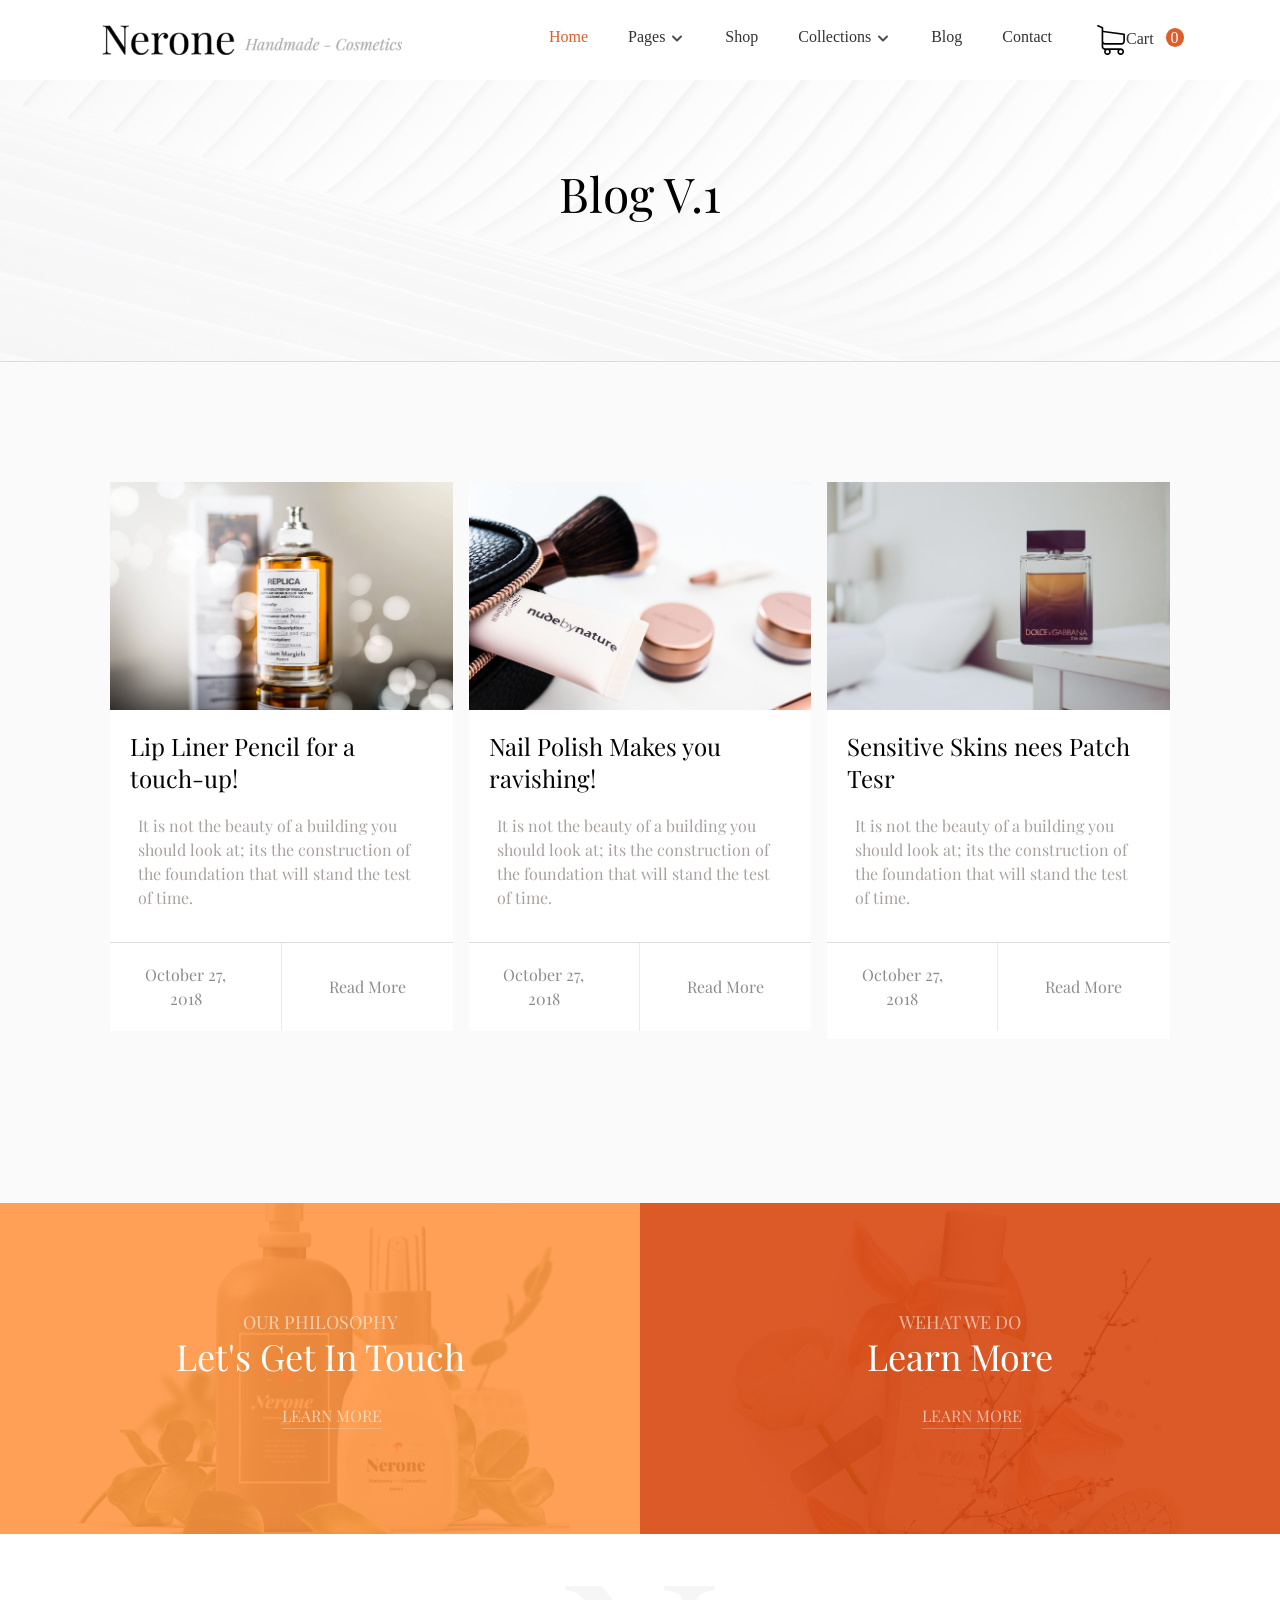
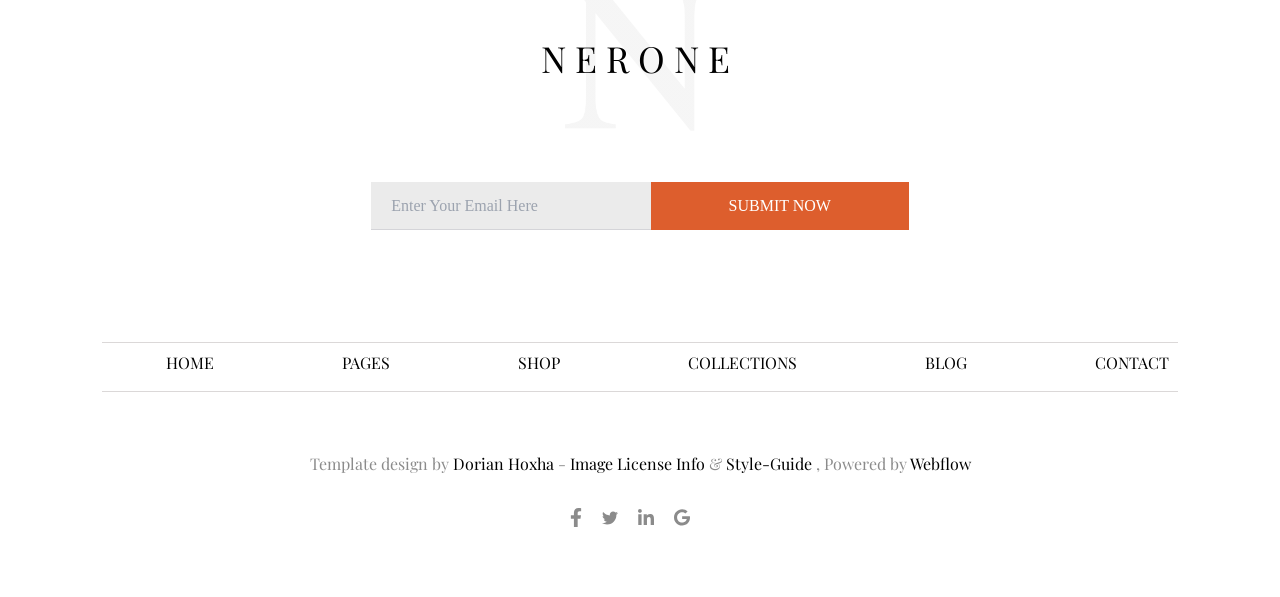
<file: SiteDeSoinsDeLaPeau/docs/Blog.html>
<!DOCTYPE html>
<html lang="en">
    <head>
        <meta charset="UTF-8">
        <meta http-equiv="X-UA-Compatible" content="IE=edge">
        <meta name="viewport" content="width=device-width, initial-scale=1.0">
        <link rel="stylesheet" href="./styles/tailwindcss.css">
        <link rel="stylesheet" href="./styles/style.css">
        <!-- Google fonts -->
        <link rel="preconnect" href="https://fonts.gstatic.com" crossorigin>
<link href="https://fonts.googleapis.com/css2?family=Playfair+Display+SC&family=Playfair+Display:ital,wght@0,400;0,500;1,400;1,500&display=swap" rel="stylesheet">
<title>Nerone-template</title>
    </head>
   
    <style>
        #k{
            top: 20%;
        }
        #op{
            position: absolute;
            top: -12px;
            left: -12px;
            background-color: #dd5e2d;
            width: 18px;
            height: 19px;
            color: white;
            border-radius: 50%;
            display: flex;
            align-items: center;
            justify-content: center;
        }
    </style>
    <body>
        <!-- Start Section 1 -->
        <section class="bg-white fixed top-0 left-0 right-0 w-full z-50 ">
            <header class="container py-[28px] md:py-[10px] flex items-center justify-between">
                           <img src="./images/brand.png" class="logo w-[300px] " alt="">
                           <ul class="list hidden md:flex ml-auto">
                               <li><a href="index.html" class="px-5 text-primColor">Home</a></li>
                               <li><a href="#" class="px-5 hover:text-primColor">Pages <img src="./images/svgexport-1.png" class="md:hidden xl:inline" alt=""></a>
                                <ul>
                                    <li><a href="About.html">About Us</a></li>
                                    <li><a href="Licensing.html">Licensing</a></li>
                                    <li><a href="StyleGuide.html">Style Guide</a></li>
                                    <li><a href="#">Password</a></li>
                                    <li><a href="#">404</a></li>
                                    </ul>
                                </li>   
                         
                               <li><a href="Shop.html" class="px-5 hover:text-primColor">Shop</a></li>
                               <li><a href="#" class="px-5 hover:text-primColor">Collections <img src="./images/svgexport-1.png" class="md:hidden xl:inline" alt=""></a>
                                <ul>
                                    <li><a href="BestSeller.html">Best Seller</a></li>
                                    <li><a href="LastActs.html">Last Acts</a></li>
                                    <li><a href="TopRated.html">Top Rated</a></li>
                                    <li><a href="RelatedProdutcs.html">Related Prod</a></li>
                                    <li><a href="HotProducts.html">Hot Prod</a></li>
                                    <li><a href="SalesOff.html">Sales Off</a></li>
                                    </ul>
                                </li>   
                               <li><a href="Blog.html" target="_self" class="px-5 hover:text-primColor">Blog</a></li>
                               <li><a href="Contact.html" target="_self" class="px-5 hover:text-primColor">Contact</a></li>
                               <li class="flex items-center justify-center">
                                <div>
                                <a href="#" class="px-6 hover:text-primColor"><img src="./images/ranashopping.svg" class="w-[30px] hidden xl:inline" alt="" >Cart
                                </a>
                                </div> 
                                <div class="relative   inline-block">
                                    <p id="op" class="absolute ">0</p>
                                    </div>
                                  <!-- <div class="relative  rounded-[50%] bg-[#ac1313] font-normal inline-block h-5 w-2 mx-auto">
                                  <p class="absolute text-black top--4">0</p>
                                  </div> -->
                                </li>
                           </ul> 
                           <div class="links">
                           <span class="icon">
                            <span class=""></span>
                            <span class=""></span>
                            <span class=""></span>
                            </span>
                          <ul class="">
                                <li><a href="index.html" class="hover:text-primColor">Home</a></li>
                                <li><a href="#" class="hover:text-primColor">Pages</a></li>
                                <li><a href="Shop.html" class="hover:text-primColor">Shop</a></li>
                                <li><a href="BestSeller.html" class="hover:text-primColor">Collections</a></li>
                                <li><a href="Blog.html" class="hover:text-primColor">Blog</a></li>
                                <li><a href="Contact.html" class="hover:text-primColor">Contact</a></li>
                            </ul>  
                        </div>
            </header>
            </section>
<!-- End Section 1 -->
    <!-- Start Section 2 -->
    <section class="font-playfair">
        <div class="bgheader flex items-center justify-center py-36 border-y border-solid border-gain">
            <p class="text-5xl pt-6">Blog V.1</p>
        </div>
    </section>
        <!-- End Section 2 -->

        <!-- footer -->
        <section class="bg-bgColor pt-28 pb-32 font-playfair">
    <div class="container flex flex-wrap md:flex-nowrap justify-betwee">
        <div class=" bg-white m-2  hover:shadow-xl mb-11" id="trans2">
            <div><img src="./images/col1.jpg"></div>
            <div class="border-b border-solid border-gain pb-8"><h1 class="text-2xl m-5 ">Lip Liner Pencil for a touch-up!</h1>
                <p class="text-stone-400 pl-7 pr-10 ">It is not the beauty of a building you should look at; its the construction of the foundation that will stand the test of time.</p>
            </div>
            <div>
                <div class=" flex flex-col md:flex-row items-center justify-around">
                   
                    <div class="p-5 w-full md:w-1/2 text-center  text-gray hover:text-black md:pr-10 border-b md:border-b-0 md:border-l-0 md:border-r border-solid border-bordergray text-xs xl:text-base hover:bg-bgColor"><a href="#">October 27, 2018 </a></div>
                      
                    <div class="p-5 w-full md:w-1/2 text-center  text-gray hover:text-black hover:bg-bgColor "><p class="md:inline-block">Read More</p></div>
                </div>
            </div>
        </div>
        <div class=" bg-white m-2  hover:shadow-xl mb-11" id="trans2">
            <div><img src="./images/col2.jpg"></div>
            <div class="border-b border-solid border-gain pb-8"><h1 class="text-2xl m-5 ">Nail Polish Makes you ravishing!</h1>
                <p class="text-stone-400 pl-7 pr-10">It is not the beauty of a building you should look at; its the construction of the foundation that will stand the test of time.</p>
            </div>
            <div>
                <div class=" flex flex-col md:flex-row items-center justify-around">
                   
                    <div class="p-5 w-full md:w-1/2 text-center  text-gray hover:text-black md:pr-10 border-b md:border-b-0 md:border-l-0 md:border-r border-solid border-bordergray text-xs xl:text-base hover:bg-bgColor"><a href="#">October 27, 2018 </a></div>
                      
                    <div class="p-5 w-full md:w-1/2 text-center  text-gray hover:text-black hover:bg-bgColor"><p class="md:inline-block">Read More</p></div>
                </div>
            </div>
        </div>
        <div class=" bg-white m-2  hover:shadow-xl mb-9" id="trans2">
            <div><img src="./images/col3.jpg"></div>
            <div class="border-b border-solid border-[gainsboro] pb-8"><h1 class="text-2xl m-5 ">Sensitive Skins nees Patch Tesr</h1>
                <p class="text-stone-400 pl-7 pr-10 ">It is not the beauty of a building you should look at; its the construction of the foundation that will stand the test of time.</p>
            </div>
            <div>
                <div class=" flex flex-col md:flex-row items-center justify-around">
                   
                    <div class="p-5 w-full md:w-1/2 text-center  text-gray hover:text-black md:pr-10 border-b md:border-b-0 md:border-l-0 md:border-r border-solid border-bordergray text-xs xl:text-base hover:bg-bgColor"><a href="#">October 27, 2018 </a></div>
                      
                    <div class="p-5 w-full md:w-1/2 text-center  text-gray hover:text-black hover:bg-bgColor "><p class="md:inline-block">Read More</p></div>
                </div>
            </div>
        </div>
        </div>
        </section>

        <!-- foteer2 -->
        <section class="font-playfair">
            <main class="flex flex-col md:flex-row items-center justify-center">
                <div id="div1" class="w-full md:w-1/2 text-center p-[105px]">
                    <p class="text-lg opacity-60 text-white">OUR PHILOSOPHY</p>
                    <p class="text-[27px] md:text-4xl text-white">Let's Get In Touch</p>
                    <a href="" class="inline-block ml-6 text-white opacity-60 hover:opacity-[1] mt-7" id="btn-line2">LEARN MORE</a>
                </div>
                <div id="div2" class="w-full md:w-1/2 text-center p-[105px]">
                    <p class="text-lg opacity-60 text-white">WEHAT WE DO</p>
                    <p class="text-4xl text-white">Learn More</p>
                    <a href="" class="inline-block ml-6 text-white opacity-60 hover:opacity-[1] mt-7" id="btn-line2">LEARN MORE</a>
                </div>
            </main>
        </section>
        
        <!-- 2 -->
        <section class="font-playfair">
            <main class="container pt-6">
                <div class="py-20" id="bgfooter">
                <p class="text-4xl text-center" style="letter-spacing: 9px;">NERONE</p>
            </main>
            </section>
            <section class="container">
            <form class="pt-6">
                <div class="flex flex-col md:flex-row justify-center items-center">
                <input type="email" class="h-12 px-5  outline-none w-full md:w-[26%] bg-bordergray border-b border-solid border-b-zinc-300  " placeholder="Enter Your Email Here">
                <button type="submit" class="text-white bg-primColor h-12 px-10 w-full md:w-[24%] ">SUBMIT NOW</button>
               </form>
                </div>
        </section>
        
        <!-- 3 -->
        <section class="pt-28 pb-[60px] font-playfair">
        
        
            <div class="container mb-14 pt-2 pb-1 border-y border-solid border-[#dbd8d8] flex  flex-col md:flex-row ">
                <aside class="flex">
                <div class="px-12 pb-3 xl:px-16 "><a href="index.html">HOME</a></div>
                <div class="px-12 pb-3 xl:px-16 mx-auto md:mx-0 "><a href="Licensing.html" class="">PAGES</a></div>
                 </aside>
                 <aside class="flex">
                <div class="px-12 pb-3 xl:px-16 "><a href="Shop.html">SHOP</a></div>
                <div class="px-12 pb-3 xl:px-16 mx-auto md:mx-0"><a href="BestSeller.html">COLLECTIONS</a></div>
                </aside>
                <aside class="flex">
                <div class="px-12 pb-3 xl:px-16 "><a href="Blog.html">BLOG</a></div>
                <div class="px-12 pb-3 xl:px-16 mx-auto md:mx-0"><a href="Contact.html">CONTACT</a></div>
                </aside>
            </div>
            </main>
        </section>
            <section class="container text-center pb-[70px] font-playfair">
                <p class="text-gray">Template design by <a href="#" class="text-black hover:text-primColor hover:border-primColor hover:border-b hover:border-solid">Dorian Hoxha</a> - <a href="#" class="text-black hover:text-primColor hover:border-primColor hover:border-b hover:border-solid">Image License Info </a> & <a href="#" class="text-black hover:text-primColor hover:border-primColor hover:border-b hover:border-solid">Style-Guide </a>, Powered by <a href="#" class="text-black hover:text-primColor hover:border-primColor hover:border-b hover:border-solid">Webflow</a></p>
                <div class="flex items-center justify-center mt-8">
                <p><a href="#"><svg class="w-3 mr-5 fill-gray hover:fill-black" xmlns="http://www.w3.org/2000/svg" viewBox="0 0 320 512"><path d="M279.14 288l14.22-92.66h-88.91v-60.13c0-25.35 12.42-50.06 52.24-50.06h40.42V6.26S260.43 0 225.36 0c-73.22 0-121.08 44.38-121.08 124.72v70.62H22.89V288h81.39v224h100.17V288z"/></svg></p>
                <p><a href="#"><svg class="w-4 mr-5 fill-gray hover:fill-black" xmlns="http://www.w3.org/2000/svg" viewBox="0 0 512 512"><path d="M459.37 151.716c.325 4.548.325 9.097.325 13.645 0 138.72-105.583 298.558-298.558 298.558-59.452 0-114.68-17.219-161.137-47.106 8.447.974 16.568 1.299 25.34 1.299 49.055 0 94.213-16.568 130.274-44.832-46.132-.975-84.792-31.188-98.112-72.772 6.498.974 12.995 1.624 19.818 1.624 9.421 0 18.843-1.3 27.614-3.573-48.081-9.747-84.143-51.98-84.143-102.985v-1.299c13.969 7.797 30.214 12.67 47.431 13.319-28.264-18.843-46.781-51.005-46.781-87.391 0-19.492 5.197-37.36 14.294-52.954 51.655 63.675 129.3 105.258 216.365 109.807-1.624-7.797-2.599-15.918-2.599-24.04 0-57.828 46.782-104.934 104.934-104.934 30.213 0 57.502 12.67 76.67 33.137 23.715-4.548 46.456-13.32 66.599-25.34-7.798 24.366-24.366 44.833-46.132 57.827 21.117-2.273 41.584-8.122 60.426-16.243-14.292 20.791-32.161 39.308-52.628 54.253z"/></svg></a></p>
                <p><a href="#"><svg class="w-4 mr-5 fill-gray hover:fill-black" xmlns="http://www.w3.org/2000/svg" viewBox="0 0 448 512"><path d="M100.28 448H7.4V148.9h92.88zM53.79 108.1C24.09 108.1 0 83.5 0 53.8a53.79 53.79 0 0 1 107.58 0c0 29.7-24.1 54.3-53.79 54.3zM447.9 448h-92.68V302.4c0-34.7-.7-79.2-48.29-79.2-48.29 0-55.69 37.7-55.69 76.7V448h-92.78V148.9h89.08v40.8h1.3c12.4-23.5 42.69-48.3 87.88-48.3 94 0 111.28 61.9 111.28 142.3V448z"/></svg></a></p>
                <p><a href="#"><svg class="w-4 mr-5 fill-gray hover:fill-black" xmlns="http://www.w3.org/2000/svg" viewBox="0 0 488 512"><path d="M488 261.8C488 403.3 391.1 504 248 504 110.8 504 0 393.2 0 256S110.8 8 248 8c66.8 0 123 24.5 166.3 64.9l-67.5 64.9C258.5 52.6 94.3 116.6 94.3 256c0 86.5 69.1 156.6 153.7 156.6 98.2 0 135-70.4 140.8-106.9H248v-85.3h236.1c2.3 12.7 3.9 24.9 3.9 41.4z"/></svg></a></p>
            </div>
            </section>
        
</body>
</html>
</file>
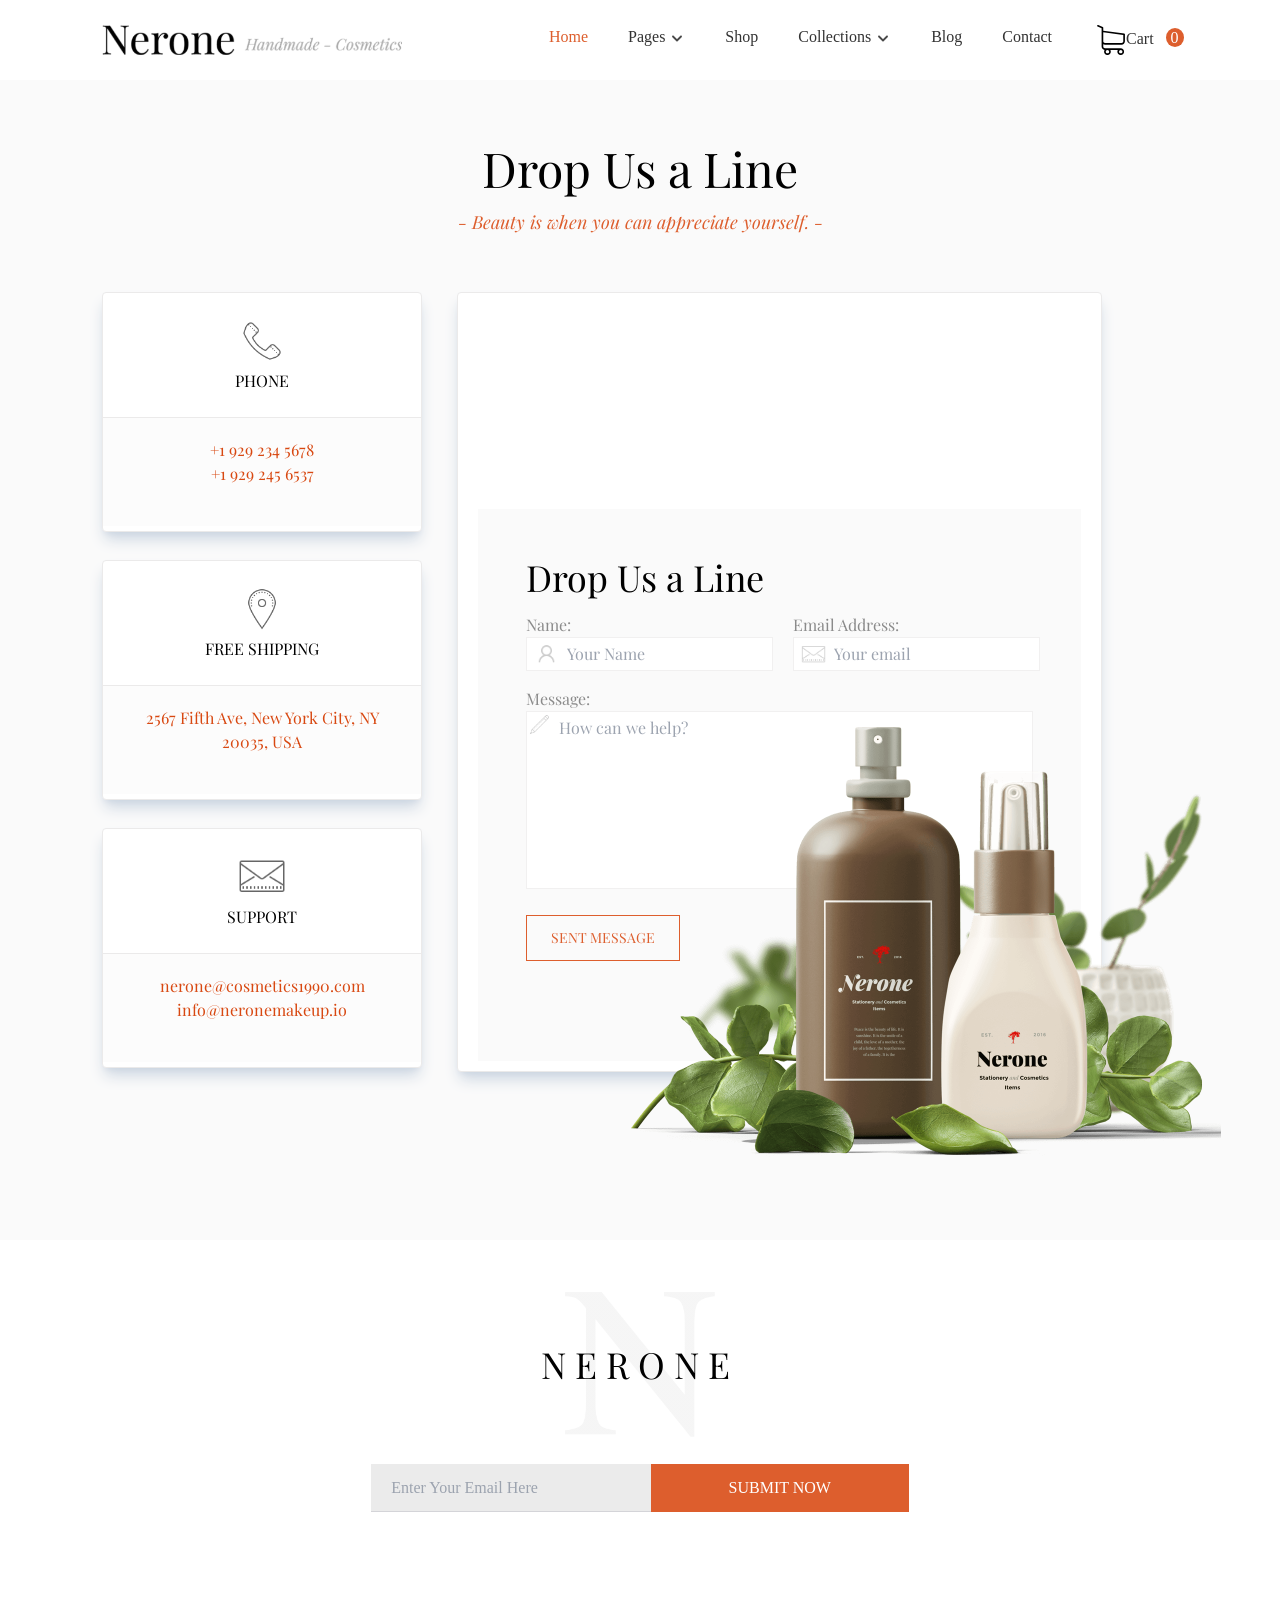
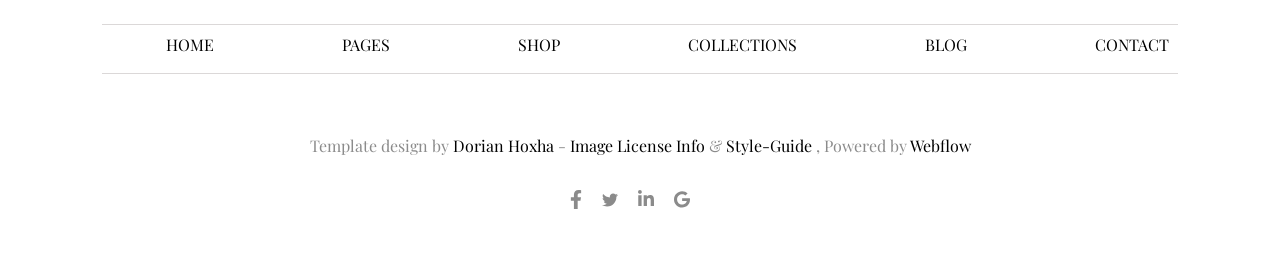
<file: SiteDeSoinsDeLaPeau/docs/Contact.html>
<!DOCTYPE html>
<html lang="en">
<head>
    <meta charset="UTF-8">
    <meta http-equiv="X-UA-Compatible" content="IE=edge">
    <meta name="viewport" content="width=device-width, initial-scale=1.0">
    <link rel="stylesheet" href="./styles/tailwindcss.css">
    <link rel="stylesheet" href="./styles/style.css">
    <!-- Google fonts -->
    <link rel="preconnect" href="https://fonts.gstatic.com" crossorigin>
    <link href="https://fonts.googleapis.com/css2?family=Playfair+Display+SC&family=Playfair+Display:ital,wght@0,400;0,500;1,400;1,500&display=swap" rel="stylesheet">
    <title>Nerone-template</title>
</head>

<style>
    #k{
        top: 20%;
    }
    #op{
        position: absolute;
        top: -12px;
        left: -12px;
        background-color: #dd5e2d;
        width: 18px;
        height: 19px;
        color: white;
        border-radius: 50%;
        display: flex;
        align-items: center;
        justify-content: center;
    }
</style>
<body>
    <!-- Start Section 1 -->
    <section class="bg-white fixed top-0 left-0 right-0 w-full z-50 ">
        <header class="container py-[28px] md:py-[10px] flex items-center justify-between">
                       <img src="./images/brand.png" class="logo w-[300px] " alt="">
                       <ul class="list hidden md:flex ml-auto">
                           <li><a href="index.html" class="px-5 text-primColor">Home</a></li>
                           <li><a href="#" class="px-5 hover:text-primColor">Pages <img src="./images/svgexport-1.png" class="md:hidden xl:inline" alt=""></a>
                            <ul>
                                <li><a href="About.html">About Us</a></li>
                                <li><a href="Licensing.html">Licensing</a></li>
                                <li><a href="StyleGuide.html">Style Guide</a></li>
                                <li><a href="#">Password</a></li>
                                <li><a href="#">404</a></li>
                                </ul>
                            </li>   
                     
                           <li><a href="Shop.html" class="px-5 hover:text-primColor">Shop</a></li>
                           <li><a href="#" class="px-5 hover:text-primColor">Collections <img src="./images/svgexport-1.png" class="md:hidden xl:inline" alt=""></a>
                            <ul>
                                <li><a href="BestSeller.html">Best Seller</a></li>
                                <li><a href="LastActs.html">Last Acts</a></li>
                                <li><a href="TopRated.html">Top Rated</a></li>
                                <li><a href="RelatedProdutcs.html">Related Prod</a></li>
                                <li><a href="HotProducts.html">Hot Prod</a></li>
                                <li><a href="SalesOff.html">Sales Off</a></li>
                                </ul>
                            </li>   
                           <li><a href="Blog.html" target="_self" class="px-5 hover:text-primColor">Blog</a></li>
                           <li><a href="Contact.html" target="_self" class="px-5 hover:text-primColor">Contact</a></li>
                           <li class="flex items-center justify-center">
                            <div>
                            <a href="#" class="px-6 hover:text-primColor"><img src="./images/ranashopping.svg" class="w-[30px] hidden xl:inline" alt="" >Cart
                            </a>
                            </div> 
                            <div class="relative   inline-block">
                                <p id="op" class="absolute ">0</p>
                                </div>
                              <!-- <div class="relative  rounded-[50%] bg-[#ac1313] font-normal inline-block h-5 w-2 mx-auto">
                              <p class="absolute text-black top--4">0</p>
                              </div> -->
                            </li>
                       </ul> 
                       <div class="links">
                       <span class="icon">
                        <span class=""></span>
                        <span class=""></span>
                        <span class=""></span>
                        </span>
                      <ul class="">
                            <li><a href="index.html" class="hover:text-primColor">Home</a></li>
                            <li><a href="#" class="hover:text-primColor">Pages</a></li>
                            <li><a href="Shop.html" class="hover:text-primColor">Shop</a></li>
                            <li><a href="BestSeller.html" class="hover:text-primColor">Collections</a></li>
                            <li><a href="Blog.html" class="hover:text-primColor">Blog</a></li>
                            <li><a href="Contact.html" class="hover:text-primColor">Contact</a></li>
                        </ul>  
                    </div>
        </header>
        </section>
<!-- End Section 1 -->

    <!-- Start Section 2 -->
    <article class="bg-bgColor pb-36 font-playfair">
    <section class=" ">
        <main class="container  pt-36 pb-14 ">
            <p class="text-center text-5xl">Drop Us a Line</p>
            <p class="text-center text-lg text-primColor pt-4 italic">- Beauty is when you can appreciate yourself. -</p>
        </main>
    </section>




    <!-- Start Section 3 -->
<section class="font-playfair">
<main class="container mt-16">
<aside class="flex flex-col md:flex-row">
                <div class=" md:w-[40%] xl:w-[33%] ">
                <div class="bg-white rounded border border-solid border-[#ebeaea] h-60 w-full md:w-[90%] mb-7 shadow-slate-300 shadow-lg   ">
                    <div class="flex flex-col justify-center items-center py-6">
                    <img class="w-12 pb-1" src="./images/contactphone.png" alt="">
                    <p>PHONE</p>
                    </div>
                    <div class="bg-gry border-t pt-5 pb-10  border-solid border-[#ebeaea] text-center text-base text-regal-blue">
                    <p class="">+1 929 234 5678</p>
                    <p>+1 929 245 6537</p>
                    </div>
                    </div>

                    <div class="bg-white rounded border border-solid border-[#ebeaea] h-60 w-full md:w-[90%]  mb-7 shadow-slate-300 shadow-lg   ">
                        <div class="flex flex-col justify-center items-center py-6">
                        <img class="w-12 pb-1" src="./images/contactmarker.png" alt="">
                        <p>FREE SHIPPING</p>
                        </div>
                        <div class="bg-gry border-t pt-5 pb-10  border-solid border-[#ebeaea] text-center text-base text-regal-blue">
                        <p class="">2567 Fifth Ave, New York City, NY</p>
                        <p>20035, USA</p>
                        </div>
                        </div>
                        <div class="bg-white rounded border border-solid border-[#ebeaea] h-60 w-full md:w-[90%]  mb-7 shadow-slate-300 shadow-lg   ">
                            <div class="flex flex-col justify-center items-center py-6">
                            <img class="w-12 pb-1" src="./images/contactletter.png" alt="">
                            <p>SUPPORT</p>
                            </div>
                            <div class="bg-gry border-t pt-5 pb-10  border-solid border-[#ebeaea] text-center text-base text-regal-blue">
                            <p class="">nerone@cosmetics1990.com</p>
                            <p>info@neronemakeup.io</p>
                            </div>
                            </div>

                </div>

                
                
                        
                <div class="relative md:w-[68%] xl:w-[60%]  bg-white h-[780px] rounded border border-solid border-[#ebeaea] shadow-slate-300 shadow-lg">

                <main class="px-5 pt-5">
                    <iframe class="h-44 w-[99%]" src="https://www.google.com/maps/embed?pb=!1m18!1m12!1m3!1d27257.900679527458!2d34.2851584!3d31.3524224!2m3!1f0!2f0!3f0!3m2!1i1024!2i768!4f13.1!3m3!1m2!1s0x14fd9189a98cd31f%3A0x7918a9a9e626d766!2z2YXZhtiq2LLZhyDYr9mI2KfYsSDYp9mE2YbYrNmF2Kk!5e0!3m2!1sar!2s!4v1670358225794!5m2!1sar!2s" width="600" height="450" style="border:0;" allowfullscreen="" loading="lazy" referrerpolicy="no-referrer-when-downgrade"></iframe>
                </main>

                <main class="p-5 ">
                    <article class="bg-bgColor p-8 md:p-12 pb-0 md:pb-[100px]">
                    <div><p class="text-4xl ">Drop Us a Line</p></div>
                        <form method="get" action="/add.php" > 
                        <aside class="flex flex-col md:flex-row md:items-center ">
                        <div class="w-full md:w-1/2">
                            <label for="" class="flex flex-col   mt-4">
                            <span class="text-gray"> Name:</span>
                            <input type="text"  required name="textname" id="bginput" placeholder="Your Name" class=" bg-white border border-solid border-[#f1f0f0]  p-1 pl-10 focus:outline-none">
                            </label>
                        </div>
                        <div class="w-full md:w-1/2 ml-0 md:ml-5">
                            <label for="" class="flex flex-col  mt-4">
                            <span class="text-gray">Email Address:</span>
                            <input type="text"  required name="textname" id="bginput2" placeholder="Your email" src="./images/youremail.png" class="p-1 pl-10 focus:outline-none bg-white border border-solid border-[#f1f0f0]">
                            </label>
                         </div>  
                        </aside>
                        <div class="mt-4">
                            <label for="" class="block text-gray">Message:</label>
                            <textarea  rows="7" class="w-full outline-none bg-white p-1 pl-8 focus:outline-none  border border-solid border-[#f1f0f0]" maxlength="10" id="bginput3" placeholder="How can we help?" ></textarea>
                          </div>

                          <div class=" flex items-center pt-5 ">
                            <a href="" class=" inline-block  text-primColor border border-solid border-[#dd5e2d] py-3 px-6 text-sm hover:bg-[#dd5e2d] hover:text-white hover:duration-1000" id="bottom">SENT MESSAGE</a>
                            </div>
                            <div class="hidden md:block md:right-[-50px] md:w-[500px] md:h-[400px] xl:right-[-120px] xl:w-[600px] xl:h-[500px]" id="contactbg"></div>
                        </div>       
</aside>


</main>
</section>
</article>                
    <!-- End Section 2 -->
<!-- footer -->
<!-- 1 -->
    <section class="font-playfair">
        <main class="container pt-6">
            <div class="py-20" id="bgfooter">
            <p class="text-4xl text-center" style="letter-spacing: 9px;">NERONE</p>
        </main>
        </section>
        <section class="container">
        <form class="pt-6">
            <div class="flex flex-col md:flex-row justify-center items-center">
            <input type="email" class="h-12 px-5  outline-none w-full md:w-[26%] bg-bordergray border-b border-solid border-b-zinc-300  " placeholder="Enter Your Email Here">
            <button type="submit" class="text-white bg-primColor h-12 px-10 w-full md:w-[24%] ">SUBMIT NOW</button>
           </form>
            </div>
    </section>
    
    <!-- 2 -->
    <section class="pt-28 pb-[60px] font-playfair">
    
    
        <div class="container mb-14 pt-2 pb-1 border-y border-solid border-[#dbd8d8] flex  flex-col md:flex-row ">
            <aside class="flex">
            <div class="px-12 pb-3 xl:px-16 "><a href="index.html">HOME</a></div>
            <div class="px-12 pb-3 xl:px-16 mx-auto md:mx-0 "><a href="Licensing.html" class="">PAGES</a></div>
             </aside>
             <aside class="flex">
            <div class="px-12 pb-3 xl:px-16 "><a href="Shop.html">SHOP</a></div>
            <div class="px-12 pb-3 xl:px-16 mx-auto md:mx-0"><a href="BestSeller.html">COLLECTIONS</a></div>
            </aside>
            <aside class="flex">
            <div class="px-12 pb-3 xl:px-16 "><a href="Blog.html">BLOG</a></div>
            <div class="px-12 pb-3 xl:px-16 mx-auto md:mx-0"><a href="Contact.html">CONTACT</a></div>
            </aside>
        </div>
        </main>
    </section>
        <section class="container text-center pb-[70px] font-playfair">
            <p class="text-gray">Template design by <a href="#" class="text-black hover:text-primColor hover:border-primColor hover:border-b hover:border-solid">Dorian Hoxha</a> - <a href="#" class="text-black hover:text-primColor hover:border-primColor hover:border-b hover:border-solid">Image License Info </a> & <a href="#" class="text-black hover:text-primColor hover:border-primColor hover:border-b hover:border-solid">Style-Guide </a>, Powered by <a href="#" class="text-black hover:text-primColor hover:border-primColor hover:border-b hover:border-solid">Webflow</a></p>
            <div class="flex items-center justify-center mt-8">
            <p><a href="#"><svg class="w-3 mr-5 fill-gray hover:fill-black" xmlns="http://www.w3.org/2000/svg" viewBox="0 0 320 512"><path d="M279.14 288l14.22-92.66h-88.91v-60.13c0-25.35 12.42-50.06 52.24-50.06h40.42V6.26S260.43 0 225.36 0c-73.22 0-121.08 44.38-121.08 124.72v70.62H22.89V288h81.39v224h100.17V288z"/></svg></p>
            <p><a href="#"><svg class="w-4 mr-5 fill-gray hover:fill-black" xmlns="http://www.w3.org/2000/svg" viewBox="0 0 512 512"><path d="M459.37 151.716c.325 4.548.325 9.097.325 13.645 0 138.72-105.583 298.558-298.558 298.558-59.452 0-114.68-17.219-161.137-47.106 8.447.974 16.568 1.299 25.34 1.299 49.055 0 94.213-16.568 130.274-44.832-46.132-.975-84.792-31.188-98.112-72.772 6.498.974 12.995 1.624 19.818 1.624 9.421 0 18.843-1.3 27.614-3.573-48.081-9.747-84.143-51.98-84.143-102.985v-1.299c13.969 7.797 30.214 12.67 47.431 13.319-28.264-18.843-46.781-51.005-46.781-87.391 0-19.492 5.197-37.36 14.294-52.954 51.655 63.675 129.3 105.258 216.365 109.807-1.624-7.797-2.599-15.918-2.599-24.04 0-57.828 46.782-104.934 104.934-104.934 30.213 0 57.502 12.67 76.67 33.137 23.715-4.548 46.456-13.32 66.599-25.34-7.798 24.366-24.366 44.833-46.132 57.827 21.117-2.273 41.584-8.122 60.426-16.243-14.292 20.791-32.161 39.308-52.628 54.253z"/></svg></a></p>
            <p><a href="#"><svg class="w-4 mr-5 fill-gray hover:fill-black" xmlns="http://www.w3.org/2000/svg" viewBox="0 0 448 512"><path d="M100.28 448H7.4V148.9h92.88zM53.79 108.1C24.09 108.1 0 83.5 0 53.8a53.79 53.79 0 0 1 107.58 0c0 29.7-24.1 54.3-53.79 54.3zM447.9 448h-92.68V302.4c0-34.7-.7-79.2-48.29-79.2-48.29 0-55.69 37.7-55.69 76.7V448h-92.78V148.9h89.08v40.8h1.3c12.4-23.5 42.69-48.3 87.88-48.3 94 0 111.28 61.9 111.28 142.3V448z"/></svg></a></p>
            <p><a href="#"><svg class="w-4 mr-5 fill-gray hover:fill-black" xmlns="http://www.w3.org/2000/svg" viewBox="0 0 488 512"><path d="M488 261.8C488 403.3 391.1 504 248 504 110.8 504 0 393.2 0 256S110.8 8 248 8c66.8 0 123 24.5 166.3 64.9l-67.5 64.9C258.5 52.6 94.3 116.6 94.3 256c0 86.5 69.1 156.6 153.7 156.6 98.2 0 135-70.4 140.8-106.9H248v-85.3h236.1c2.3 12.7 3.9 24.9 3.9 41.4z"/></svg></a></p>
        </div>
        </section>

</body>
</html>
</file>
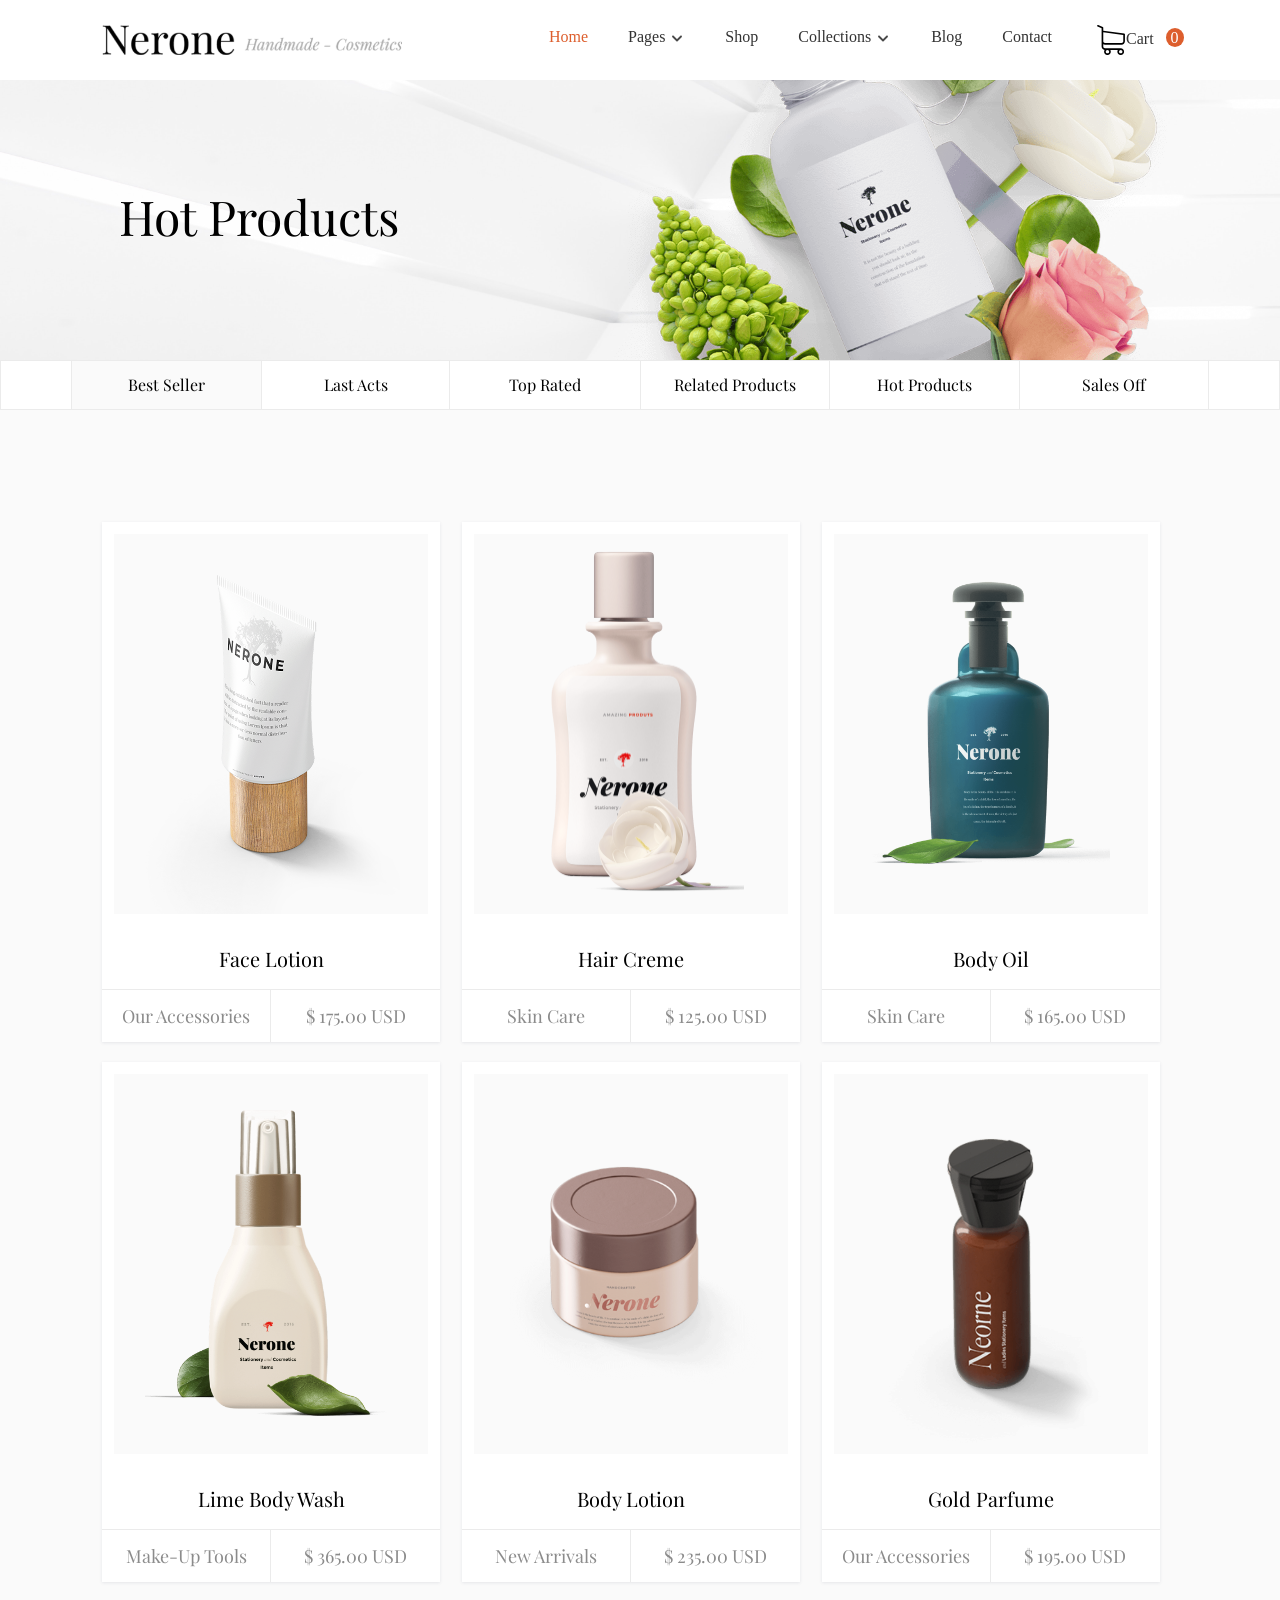
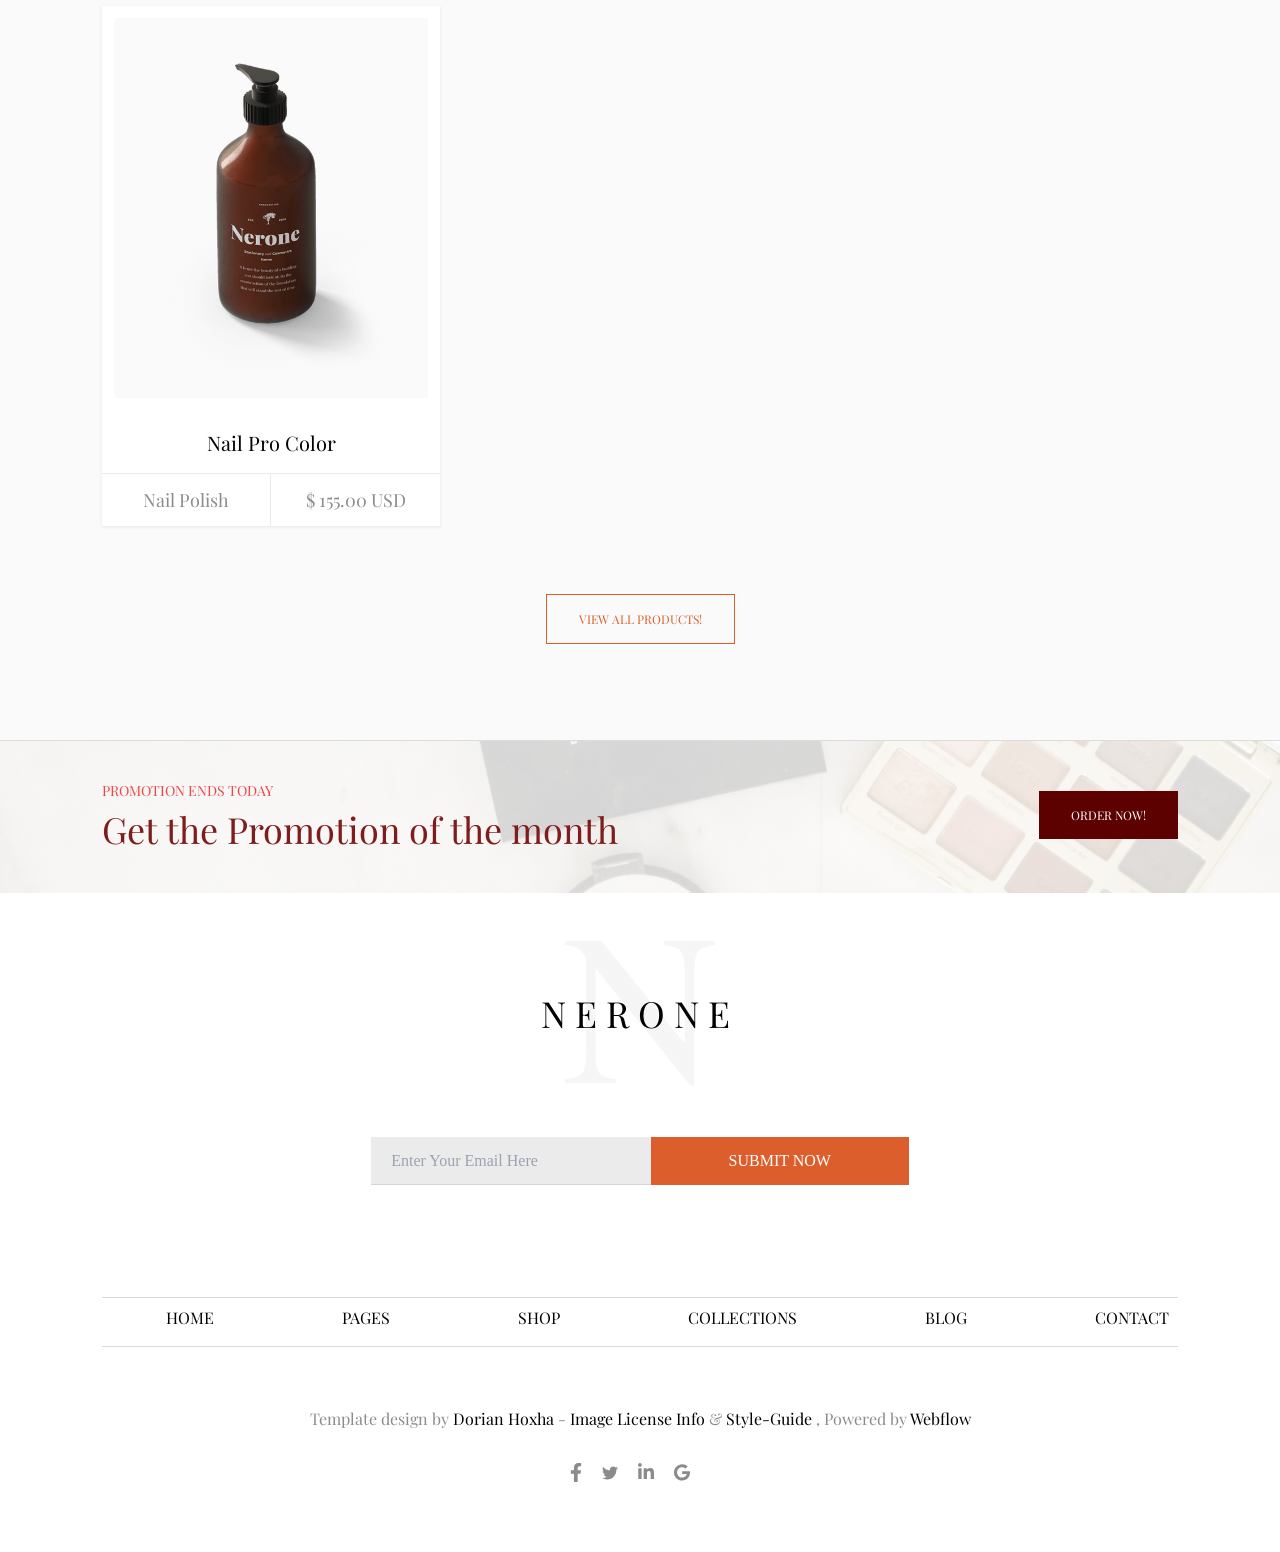
<file: SiteDeSoinsDeLaPeau/docs/HotProducts.html>
<!DOCTYPE html>
<html lang="en">
<head>
    <meta charset="UTF-8">
    <meta http-equiv="X-UA-Compatible" content="IE=edge">
    <meta name="viewport" content="width=device-width, initial-scale=1.0">
    <link rel="stylesheet" href="./styles/tailwindcss.css">
    <link rel="stylesheet" href="./styles/style.css">
    <!-- Google fonts -->
    <link rel="preconnect" href="https://fonts.gstatic.com" crossorigin>
    <link href="https://fonts.googleapis.com/css2?family=Playfair+Display+SC&family=Playfair+Display:ital,wght@0,400;0,500;1,400;1,500&display=swap" rel="stylesheet">
    <title>Nerone-template</title>
</head>
<style>
    #k{
        top: 20%;
    }
    #op{
        position: absolute;
        top: -12px;
        left: -12px;
        background-color: #dd5e2d;
        width: 18px;
        height: 19px;
        color: white;
        border-radius: 50%;
        display: flex;
        align-items: center;
        justify-content: center;
    }
</style>
<body>
    <!-- Start Section 1 -->
    <section class="bg-white fixed top-0 left-0 right-0 w-full z-50 ">
        <header class="container py-[28px] md:py-[10px] flex items-center justify-between">
                       <img src="./images/brand.png" class="logo w-[300px] " alt="">
                       <ul class="list hidden md:flex ml-auto">
                           <li><a href="index.html" class="px-5 text-primColor">Home</a></li>
                           <li><a href="#" class="px-5 hover:text-primColor">Pages <img src="./images/svgexport-1.png" class="md:hidden xl:inline" alt=""></a>
                            <ul>
                                <li><a href="About.html">About Us</a></li>
                                <li><a href="Licensing.html">Licensing</a></li>
                                <li><a href="StyleGuide.html">Style Guide</a></li>
                                <li><a href="#">Password</a></li>
                                <li><a href="#">404</a></li>
                                </ul>
                            </li>   
                     
                           <li><a href="Shop.html" class="px-5 hover:text-primColor">Shop</a></li>
                           <li><a href="#" class="px-5 hover:text-primColor">Collections <img src="./images/svgexport-1.png" class="md:hidden xl:inline" alt=""></a>
                            <ul>
                                <li><a href="BestSeller.html">Best Seller</a></li>
                                <li><a href="LastActs.html">Last Acts</a></li>
                                <li><a href="TopRated.html">Top Rated</a></li>
                                <li><a href="RelatedProdutcs.html">Related Prod</a></li>
                                <li><a href="HotProducts.html">Hot Prod</a></li>
                                <li><a href="SalesOff.html">Sales Off</a></li>
                                </ul>
                            </li>   
                           <li><a href="Blog.html" target="_self" class="px-5 hover:text-primColor">Blog</a></li>
                           <li><a href="Contact.html" target="_self" class="px-5 hover:text-primColor">Contact</a></li>
                           <li class="flex items-center justify-center">
                            <div>
                            <a href="#" class="px-6 hover:text-primColor"><img src="./images/ranashopping.svg" class="w-[30px] hidden xl:inline" alt="" >Cart
                            </a>
                            </div> 
                            <div class="relative   inline-block">
                                <p id="op" class="absolute ">0</p>
                                </div>
                              <!-- <div class="relative  rounded-[50%] bg-[#ac1313] font-normal inline-block h-5 w-2 mx-auto">
                              <p class="absolute text-black top--4">0</p>
                              </div> -->
                            </li>
                       </ul> 
                       <div class="links">
                       <span class="icon">
                        <span class=""></span>
                        <span class=""></span>
                        <span class=""></span>
                        </span>
                      <ul class="">
                            <li><a href="index.html" class="hover:text-primColor">Home</a></li>
                            <li><a href="#" class="hover:text-primColor">Pages</a></li>
                            <li><a href="Shop.html" class="hover:text-primColor">Shop</a></li>
                            <li><a href="BestSeller.html" class="hover:text-primColor">Collections</a></li>
                            <li><a href="Blog.html" class="hover:text-primColor">Blog</a></li>
                            <li><a href="Contact.html" class="hover:text-primColor">Contact</a></li>
                        </ul>  
                    </div>
        </header>
        </section>
    <!-- End Section 1 -->

    <!-- Start Section 2 -->
    <section class="bstSel mt-24 md:mt-0 border border-solid border-[#ebebeb] md:border-0 font-playfair"> 
        <div class="container hidden md:block md:pt-28 md:pb-6">
            <p class="text-center md:text-left  text-5xl md:pt-20 md:pb-24 ">Hot Products</p>
        </div>
        <div class="container h-52  md:hidden">
            <p class="text-center  text-5xl pt-16 ">Hot Products</p>
        </div>
    </section>
    <aside class=" my-5 md:my-0 md:border border-solid border-[#ebebeb]  font-playfair">
    
        <main class="w-[90%]  md:w-full  xl:w-[89%] mx-auto  grid md:grid-cols-6  xl:grid-cols-6">
            <div class="w-[16,6%]   h-12 border-t md:border-t-0  border-x md:border-r-0 md:border-y-0 border-solid border-[#ebebeb]   bg-bgColor"><a href="#" class="pt-3 text-center block">Best Seller</a></div>
            <div class="w-[16,6%]    h-12 border-t border-x border-solid border-[#ebebeb] md:border-r md:border-y-0  hover:bg-bgColor"><a href="#" class="pt-3 text-center block">Last Acts</a></div>
            <div class="w-[16,6%]    h-12 border border-solid border-[#ebebeb] md:border-0 hover:bg-bgColor"><a href="#" class="pt-3 text-center block">Top Rated</a></div>
            <div class="w-[16,6%]  h-12 border-x  md:border-x border-solid border-[#ebebeb] hover:bg-bgColor"><a href="#" class="pt-3 text-center block">Related Products</a></div>
            <div class="w-[16,6%]   h-12  border-t border-x border-solid border-[#ebebeb] md:border-0 hover:bg-bgColor"><a href="#" class="pt-3 text-center block">Hot Products</a></div>
            <div class="w-[16,6%]   h-12 border  md:border-x md:border-y-0 border-solid border-[#ebebeb] hover:bg-bgColor"><a href="#" class="pt-3 text-center block">Sales Off</a></div>
            </main>
       
    </aside>
    <!-- End Section 2 -->

    <!-- Start Section 3 -->
    <aside class="bg-bgColor pt-16 pb-24  border-y md:border-y-0 md:border-b border-solid border-[gainsboro] font-playfair">
         <section class="container grid grid-cols-1 md:grid-cols-3 md:gap-1 py-12">
     
             <main class=" w-full md:w-[95%] mb-5 md:mb-0 bg-white" style=" box-shadow:0 1px 3px 0 rgb(82 91 115 / 12%) ;">
                 <!-- there -->
                 <main class="bg-white p-3" style="border:0.5px none #e6e6e6 ;">  
                     <a href="" class="w-full " style="border-bottom: 1px none #000;">
                         <div id="divs" class="bg-[#fafafa] ">
                             <img id="scalimg" src="./images/imgcard3.png" class="block w-auto h-[380px] mx-auto text-center" alt="">
                         </div>
                     </a>
                 </main>
             
             
                 <div style="border: 1px none #e0e0e0;  padding: 15px 0px 0px;  background-color: transparent;" class="relative z-50 mt-0 text-left">
                     <div class="">
                                 <a class="text-center border-b hover:text-primColor border-b-bordergray text-xl block pt-1 pb-4" href="#">Face Lotion</a>
                                 <main class="flex items-center flex-col md:flex-row  justify-around ">
                                 <div class="py-3 mx-auto  w-full md:w-1/2  text-gray hover:text-black  hover:bg-bgColor   md:border-r text-center  border-solid border-bordergray "><p><a href="#" class="text-lg">Our Accessories</a></p></div>
                     <div class="w-full md:w-1/2 py-3 mx-auto  text-gray border-t  border-solid border-bordergray text-center md:border-0"><p class="text-lg">$ 175.00 USD</p></div>
                     </main>  
                     </div>
                     </div>
             </main>
             
             <main class="w-full md:w-[95%]  mb-5 md:mb-0 bg-white" style=" box-shadow:0 1px 3px 0 rgb(82 91 115 / 12%) ;">
                 <!-- there -->
                 <main class="bg-white p-3" style="border:0.5px none #e6e6e6 ;">  
                     <a href="" class="w-full " style="border-bottom: 1px none #000;">
                         <div id="divs" class="bg-[#fafafa] ">
                             <img id="scalimg" src="./images/imgcard2.png" class="block w-auto h-[380px] mx-auto text-center" alt="">
                         </div>
                     </a>
                 </main>
             
             
                 <div style="border: 1px none #e0e0e0;  padding: 15px 0px 0px;  background-color: transparent;" class="relative z-50 mt-0 text-left">
                     <div>
                                 <a class="text-center border-b hover:text-primColor border-b-bordergray text-xl block pt-1 pb-4" href="#">Hair Creme</a>
                                 <main class="flex items-center flex-col md:flex-row  justify-around ">
                                 <div class="py-3 mx-auto  w-full md:w-1/2  text-gray hover:text-black  hover:bg-bgColor   md:border-r text-center  border-solid border-bordergray "><p><a href="#" class="text-lg">Skin Care</a></p></div>
                     <div class="w-full md:w-1/2 py-3 mx-auto  text-gray border-t  border-solid border-bordergray text-center md:border-0"><p class="text-lg">$ 125.00 USD</p></div>
                     </main>  
                     </div>
                     </div>
             </main>
             
             <main class="w-full md:w-[95%]  mb-5 md:mb-0 bg-white" style=" box-shadow:0 1px 3px 0 rgb(82 91 115 / 12%) ;">
                 <!-- there -->
                 <main class="bg-white p-3" style="border:0.5px none #e6e6e6 ;">  
                     <a href="" class="w-full " style="border-bottom: 1px none #000;">
                         <div id="divs" class="bg-[#fafafa] ">
                             <img id="scalimg" src="./images/shoppro7.png" class="block w-auto h-[380px] mx-auto text-center" alt="">
                         </div>
                     </a>
                 </main>
             
             
                 <div style="border: 1px none #e0e0e0;  padding: 15px 0px 0px;  background-color: transparent;" class="relative z-50 mt-0 text-left">
                     <div>
                                 <a class="text-center border-b hover:text-primColor border-b-bordergray text-xl block pt-1 pb-4" href="#">Body Oil</a>
                                 <main class="flex items-center flex-col md:flex-row  justify-around ">
                                 <div class="py-3 mx-auto  w-full md:w-1/2  text-gray hover:text-black  hover:bg-bgColor   md:border-r text-center  border-solid border-bordergray "><p><a href="#" class="text-lg">Skin Care</a></p></div>
                     <div class="w-full md:w-1/2 py-3 mx-auto  text-gray border-t  border-solid border-bordergray text-center md:border-0"><p class="text-lg">$ 165.00 USD</p></div>
                     </main>  
                     </div>
                     </div>
             </main>
             
             </section>
             <section style="margin-top: -28px;" class=" container grid grid-cols-1 md:grid-cols-3 gap-1">
             
             
                 <main class="w-full md:w-[95%] mb-5 bg-white " style=" box-shadow:0 1px 3px 0 rgb(82 91 115 / 12%) ;">
                     <!-- there -->
                     <main class="bg-white p-3" style="border:0.5px none #e6e6e6 ;">  
                         <a href="" class="w-full " style="border-bottom: 1px none #000;">
                             <div id="divs" class="bg-[#fafafa] ">
                                 <img id="scalimg" src="./images/product3.png" class="block w-auto h-[380px] mx-auto text-center" alt="">
                             </div>
                         </a>
                     </main>
                 
                 
                     <div style="border: 1px none #e0e0e0;  padding: 15px 0px 0px;  background-color: transparent;" class="relative z-50 mt-0 text-left">
                         <div>
                                     <a class="text-center border-b hover:text-primColor border-b-bordergray text-xl block pt-1 pb-4" href="#">Lime Body Wash</a>
                                     <main class="flex items-center flex-col md:flex-row  justify-around ">
                                     <div class="py-3 mx-auto  w-full md:w-1/2  text-gray hover:text-black  hover:bg-bgColor   md:border-r text-center  border-solid border-bordergray "><p><a href="#" class="text-lg">Make-Up Tools</a></p></div>
                         <div class="w-full md:w-1/2 py-3 mx-auto  text-gray border-t  border-solid border-bordergray text-center md:border-0"><p class="text-lg">$ 365.00 USD</p></div>
                         </main>  
                         </div>
                         </div>
                 </main>
                 
                 <main class="w-full md:w-[95%] mb-5 bg-white" style=" box-shadow:0 1px 3px 0 rgb(82 91 115 / 12%) ;">
                     <!-- there -->
                     <main class="bg-white p-3" style="border:0.5px none #e6e6e6 ;">  
                         <a href="" class="w-full " style="border-bottom: 1px none #000;">
                             <div id="divs" class="bg-[#fafafa] ">
                                 <img id="scalimg" src="./images/imgcard6.png" class="block w-auto h-[380px] mx-auto text-center" alt="">
                             </div>
                         </a>
                     </main>
                 
                 
                     <div style="border: 1px none #e0e0e0;  padding: 15px 0px 0px;  background-color: transparent;" class="relative z-50 mt-0 text-left">
                         <div>
                                     <a class="text-center border-b hover:text-primColor border-b-bordergray text-xl block pt-1 pb-4" href="#">Body Lotion</a>
                                     <main class="flex items-center flex-col md:flex-row  justify-around ">
                                     <div class="py-3 mx-auto  w-full md:w-1/2  text-gray hover:text-black  hover:bg-bgColor   md:border-r text-center  border-solid border-bordergray "><p><a href="#" class="text-lg">New Arrivals</a></p></div>
                         <div class="w-full md:w-1/2 py-3 mx-auto  text-gray border-t  border-solid border-bordergray text-center md:border-0"><p class="text-lg">$ 235.00 USD</p></div>
                         </main>  
                         </div>
                         </div>
                 </main>
                 
                 <main class="w-full md:w-[95%] mb-5 bg-white" style=" box-shadow:0 1px 3px 0 rgb(82 91 115 / 12%) ;">
                     <!-- there -->
                     <main class="bg-white p-3" style="border:0.5px none #e6e6e6 ;">  
                         <a href="" class="w-full " style="border-bottom: 1px none #000;">
                             <div id="divs" class="bg-[#fafafa] ">
                                 <img id="scalimg" src="./images/clas1.png" class="block w-auto h-[380px] mx-auto text-center" alt="">
                             </div>
                         </a>
                     </main>
                 
                 
                     <div style="border: 1px none #e0e0e0;  padding: 15px 0px 0px;  background-color: transparent;" class="relative z-50 mt-0 text-left">
                         <div>
                                     <a class="text-center border-b hover:text-primColor border-b-bordergray text-xl block pt-1 pb-4" href="#">Gold Parfume </a>
                                     <main class="flex items-center flex-col md:flex-row  justify-around ">
                                     <div class="py-3 mx-auto  w-full md:w-1/2  text-gray hover:text-black  hover:bg-bgColor   md:border-r text-center  border-solid border-bordergray "><p><a href="#" class="text-lg">Our Accessories</a></p></div>
                         <div class="w-full md:w-1/2 py-3 mx-auto  text-gray border-t  border-solid border-bordergray text-center md:border-0"><p class="text-lg">$ 195.00 USD</p></div>
                         </main>  
                         </div>
                         </div>
                 </main> 
                 <main class="w-full md:w-[95%] mb-5 bg-white" style=" box-shadow:0 1px 3px 0 rgb(82 91 115 / 12%) ;">
                    <!-- there -->
                    <main class="bg-white p-3" style="border:0.5px none #e6e6e6 ;">  
                        <a href="" class="w-full " style="border-bottom: 1px none #000;">
                            <div id="divs" class="bg-[#fafafa] ">
                                <img id="scalimg" src="./images/clas8.png" class="block w-auto h-[380px] mx-auto text-center" alt="">
                            </div>
                        </a>
                    </main>
                
                
                    <div style="border: 1px none #e0e0e0;  padding: 15px 0px 0px;  background-color: transparent;" class="relative z-50 mt-0 text-left">
                        <div>
                                    <a class="text-center border-b hover:text-primColor border-b-bordergray text-xl block pt-1 pb-4" href="#">Nail Pro Color</a>
                                    <main class="flex items-center flex-col md:flex-row  justify-around ">
                                    <div class="py-3 mx-auto  w-full md:w-1/2  text-gray hover:text-black  hover:bg-bgColor   md:border-r text-center  border-solid border-bordergray "><p><a href="#" class="text-lg">Nail Polish</a></p></div>
                        <div class="w-full md:w-1/2 py-3 mx-auto  text-gray border-t  border-solid border-bordergray text-center md:border-0"><p class="text-lg">$ 155.00 USD</p></div>
                        </main>  
                        </div>
                        </div>
                </main>              
             </section>
             <div class=" flex items-center justify-center pt-12">
                 <a href="" class=" inline-block  text-primColor border border-solid border-[#dd5e2d] py-4 px-8 text-xs hover:bg-[#dd5e2d] hover:text-white hover:duration-1000" id="bottom">VIEW ALL PRODUCTS!</a>
                 </div> 
         </aside>
             
    <!-- End Section 3 -->
    <!-- Start Section 4 -->
    <section id="MakeUp" class=" border-1 border-gray-400 md:pb-11 leading-6 py-10  mb-5 font-playfair">
        <div class=" container flex flex-wrap md:flex-nowrap items-center md:justify-between  ">
            <div>
                <p class="mb-2 text-sm text-red-500 text-center md:text-left">PROMOTION ENDS TODAY</p>
                <h1 class="text-4xl text-red-900 w-[80%] md:w-full mx-auto md:mx-auto text-center md:text-left">Get the Promotion of the month</h1>
            </div>
            <div class="w-full md:w-1/2 text-center md:text-right my-auto pt-4 md:pt-0 ">
                <a href="" class=" inline-block     py-4 px-8 text-xs bg-[#5c0000] hover:bg-[#dd5e2d] text-white hover:duration-1000" id="">ORDER NOW!</a>
            </div>
        </div>
    </section>
    <!-- End Section 4 -->
        <!-- footer -->

    
    <!-- 2 -->
    <section class="font-playfair">
        <main class="container ">
            <div class="py-20" id="bgfooter">
            <p class="text-4xl text-center" style="letter-spacing: 9px;">NERONE</p>
        </main>
        </section>
        <section class="container">
        <form class="pt-6">
            <div class="flex flex-col md:flex-row justify-center items-center">
            <input type="email" class="h-12 px-5  outline-none w-full md:w-[26%] bg-bordergray border-b border-solid border-b-zinc-300  " placeholder="Enter Your Email Here">
            <button type="submit" class="text-white bg-primColor h-12 px-10 w-full md:w-[24%] ">SUBMIT NOW</button>
           </form>
            </div>
    </section>
    
    <!-- 3 -->
    <section class="pt-28 pb-[60px] font-playfair">
    
    
        <div class="container mb-14 pt-2 pb-1 border-y border-solid border-[#dbd8d8] flex  flex-col md:flex-row ">
            <aside class="flex">
            <div class="px-12 pb-3 xl:px-16 "><a href="index.html">HOME</a></div>
            <div class="px-12 pb-3 xl:px-16 mx-auto md:mx-0 "><a href="Licensing.html" class="">PAGES</a></div>
             </aside>
             <aside class="flex">
            <div class="px-12 pb-3 xl:px-16 "><a href="Shop.html">SHOP</a></div>
            <div class="px-12 pb-3 xl:px-16 mx-auto md:mx-0"><a href="BestSeller.html">COLLECTIONS</a></div>
            </aside>
            <aside class="flex">
            <div class="px-12 pb-3 xl:px-16 "><a href="Blog.html">BLOG</a></div>
            <div class="px-12 pb-3 xl:px-16 mx-auto md:mx-0"><a href="Contact.html">CONTACT</a></div>
            </aside>
        </div>
        </main>
    </section>
        <section class="container text-center pb-[70px] font-playfair">
            <p class="text-gray">Template design by <a href="#" class="text-black hover:text-primColor hover:border-primColor hover:border-b hover:border-solid">Dorian Hoxha</a> - <a href="#" class="text-black hover:text-primColor hover:border-primColor hover:border-b hover:border-solid">Image License Info </a> & <a href="#" class="text-black hover:text-primColor hover:border-primColor hover:border-b hover:border-solid">Style-Guide </a>, Powered by <a href="#" class="text-black hover:text-primColor hover:border-primColor hover:border-b hover:border-solid">Webflow</a></p>
            <div class="flex items-center justify-center mt-8">
            <p><a href="#"><svg class="w-3 mr-5 fill-gray hover:fill-black" xmlns="http://www.w3.org/2000/svg" viewBox="0 0 320 512"><path d="M279.14 288l14.22-92.66h-88.91v-60.13c0-25.35 12.42-50.06 52.24-50.06h40.42V6.26S260.43 0 225.36 0c-73.22 0-121.08 44.38-121.08 124.72v70.62H22.89V288h81.39v224h100.17V288z"/></svg></p>
            <p><a href="#"><svg class="w-4 mr-5 fill-gray hover:fill-black" xmlns="http://www.w3.org/2000/svg" viewBox="0 0 512 512"><path d="M459.37 151.716c.325 4.548.325 9.097.325 13.645 0 138.72-105.583 298.558-298.558 298.558-59.452 0-114.68-17.219-161.137-47.106 8.447.974 16.568 1.299 25.34 1.299 49.055 0 94.213-16.568 130.274-44.832-46.132-.975-84.792-31.188-98.112-72.772 6.498.974 12.995 1.624 19.818 1.624 9.421 0 18.843-1.3 27.614-3.573-48.081-9.747-84.143-51.98-84.143-102.985v-1.299c13.969 7.797 30.214 12.67 47.431 13.319-28.264-18.843-46.781-51.005-46.781-87.391 0-19.492 5.197-37.36 14.294-52.954 51.655 63.675 129.3 105.258 216.365 109.807-1.624-7.797-2.599-15.918-2.599-24.04 0-57.828 46.782-104.934 104.934-104.934 30.213 0 57.502 12.67 76.67 33.137 23.715-4.548 46.456-13.32 66.599-25.34-7.798 24.366-24.366 44.833-46.132 57.827 21.117-2.273 41.584-8.122 60.426-16.243-14.292 20.791-32.161 39.308-52.628 54.253z"/></svg></a></p>
            <p><a href="#"><svg class="w-4 mr-5 fill-gray hover:fill-black" xmlns="http://www.w3.org/2000/svg" viewBox="0 0 448 512"><path d="M100.28 448H7.4V148.9h92.88zM53.79 108.1C24.09 108.1 0 83.5 0 53.8a53.79 53.79 0 0 1 107.58 0c0 29.7-24.1 54.3-53.79 54.3zM447.9 448h-92.68V302.4c0-34.7-.7-79.2-48.29-79.2-48.29 0-55.69 37.7-55.69 76.7V448h-92.78V148.9h89.08v40.8h1.3c12.4-23.5 42.69-48.3 87.88-48.3 94 0 111.28 61.9 111.28 142.3V448z"/></svg></a></p>
            <p><a href="#"><svg class="w-4 mr-5 fill-gray hover:fill-black" xmlns="http://www.w3.org/2000/svg" viewBox="0 0 488 512"><path d="M488 261.8C488 403.3 391.1 504 248 504 110.8 504 0 393.2 0 256S110.8 8 248 8c66.8 0 123 24.5 166.3 64.9l-67.5 64.9C258.5 52.6 94.3 116.6 94.3 256c0 86.5 69.1 156.6 153.7 156.6 98.2 0 135-70.4 140.8-106.9H248v-85.3h236.1c2.3 12.7 3.9 24.9 3.9 41.4z"/></svg></a></p>
        </div>
        </section>
    
</body>
</file>
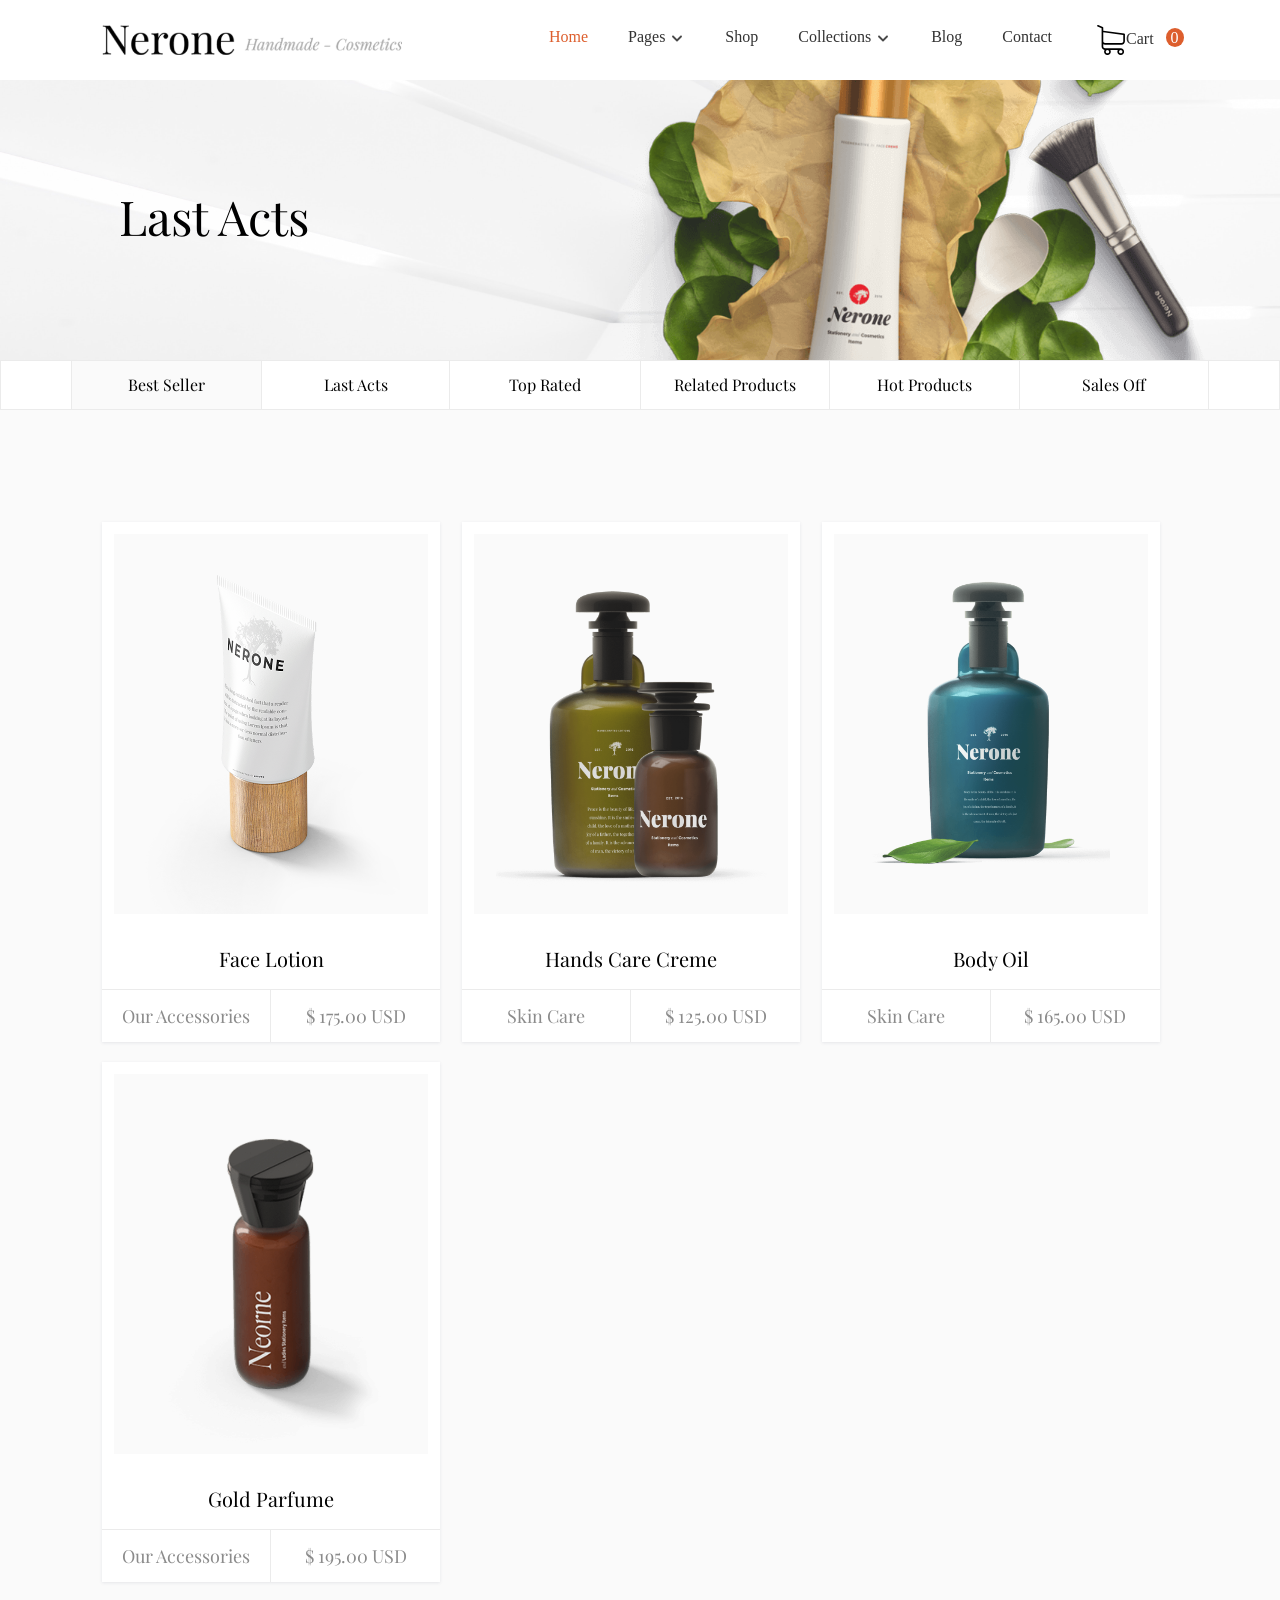
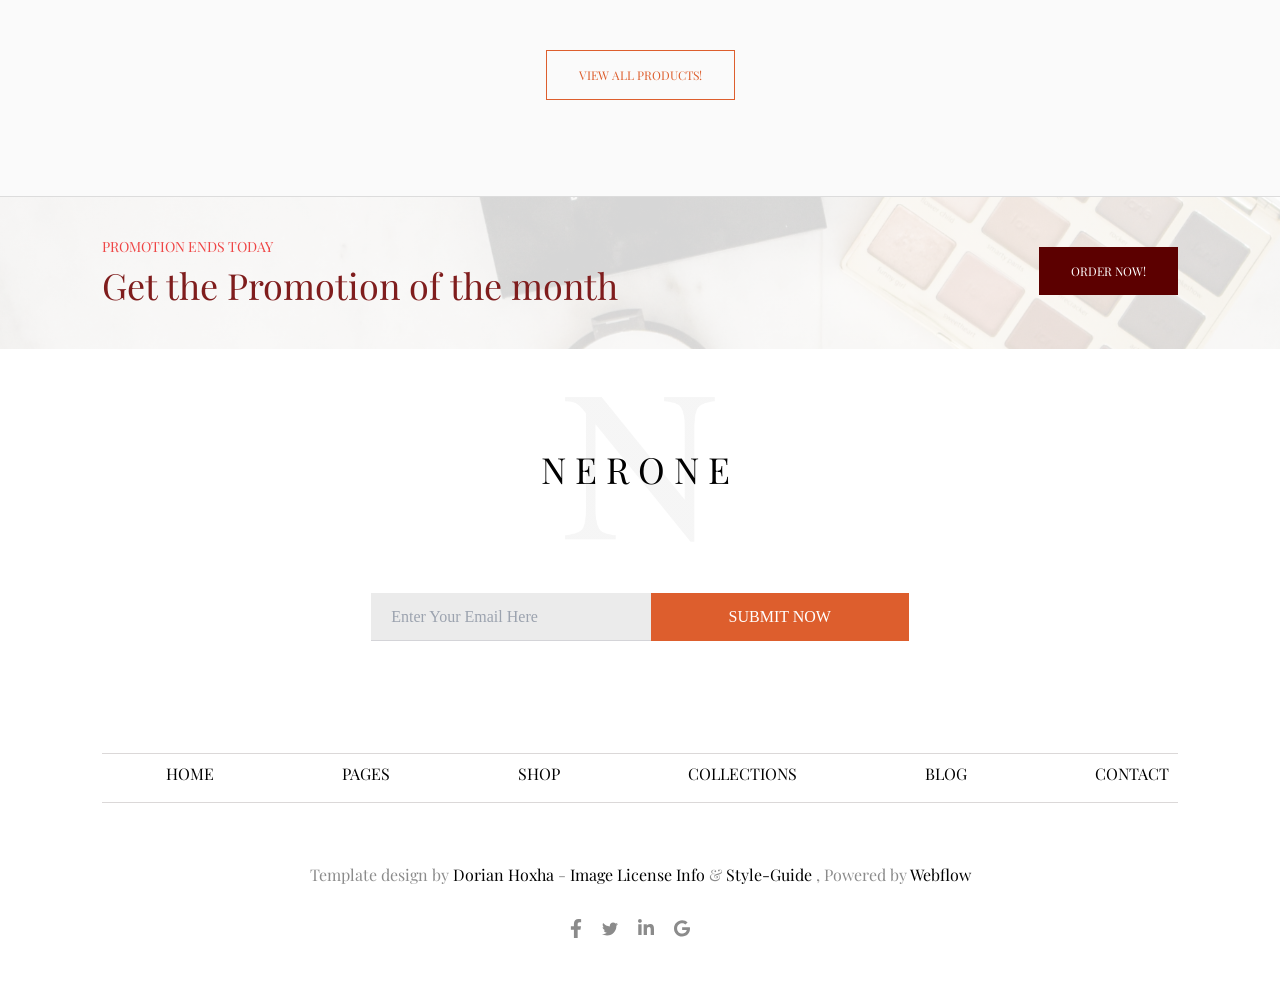
<file: SiteDeSoinsDeLaPeau/docs/LastActs.html>
<!DOCTYPE html>
<html lang="en">
<head>
    <meta charset="UTF-8">
    <meta http-equiv="X-UA-Compatible" content="IE=edge">
    <meta name="viewport" content="width=device-width, initial-scale=1.0">
    <link rel="stylesheet" href="./styles/tailwindcss.css">
    <link rel="stylesheet" href="./styles/style.css">
    <!-- Google fonts -->
    <link rel="preconnect" href="https://fonts.gstatic.com" crossorigin>
    <link href="https://fonts.googleapis.com/css2?family=Playfair+Display+SC&family=Playfair+Display:ital,wght@0,400;0,500;1,400;1,500&display=swap" rel="stylesheet">
    <title>Nerone-template</title>
</head>
<style>
    #k{
        top: 20%;
    }
    #op{
        position: absolute;
        top: -12px;
        left: -12px;
        background-color: #dd5e2d;
        width: 18px;
        height: 19px;
        color: white;
        border-radius: 50%;
        display: flex;
        align-items: center;
        justify-content: center;
    }
</style>
<body>
    <!-- Start Section 1 -->
    <section class="bg-white fixed top-0 left-0 right-0 w-full z-50 ">
        <header class="container py-[28px] md:py-[10px] flex items-center justify-between">
                       <img src="./images/brand.png" class="logo w-[300px] " alt="">
                       <ul class="list hidden md:flex ml-auto">
                           <li><a href="index.html" class="px-5 text-primColor">Home</a></li>
                           <li><a href="#" class="px-5 hover:text-primColor">Pages <img src="./images/svgexport-1.png" class="md:hidden xl:inline" alt=""></a>
                            <ul>
                                <li><a href="About.html">About Us</a></li>
                                <li><a href="Licensing.html">Licensing</a></li>
                                <li><a href="StyleGuide.html">Style Guide</a></li>
                                <li><a href="#">Password</a></li>
                                <li><a href="#">404</a></li>
                                </ul>
                            </li>   
                     
                           <li><a href="Shop.html" class="px-5 hover:text-primColor">Shop</a></li>
                           <li><a href="#" class="px-5 hover:text-primColor">Collections <img src="./images/svgexport-1.png" class="md:hidden xl:inline" alt=""></a>
                            <ul>
                                <li><a href="BestSeller.html">Best Seller</a></li>
                                <li><a href="LastActs.html">Last Acts</a></li>
                                <li><a href="TopRated.html">Top Rated</a></li>
                                <li><a href="RelatedProdutcs.html">Related Prod</a></li>
                                <li><a href="HotProducts.html">Hot Prod</a></li>
                                <li><a href="SalesOff.html">Sales Off</a></li>
                                </ul>
                            </li>   
                           <li><a href="Blog.html" target="_self" class="px-5 hover:text-primColor">Blog</a></li>
                           <li><a href="Contact.html" target="_self" class="px-5 hover:text-primColor">Contact</a></li>
                           <li class="flex items-center justify-center">
                            <div>
                            <a href="#" class="px-6 hover:text-primColor"><img src="./images/ranashopping.svg" class="w-[30px] hidden xl:inline" alt="" >Cart
                            </a>
                            </div> 
                            <div class="relative   inline-block">
                                <p id="op" class="absolute ">0</p>
                                </div>
                              <!-- <div class="relative  rounded-[50%] bg-[#ac1313] font-normal inline-block h-5 w-2 mx-auto">
                              <p class="absolute text-black top--4">0</p>
                              </div> -->
                            </li>
                       </ul> 
                       <div class="links">
                       <span class="icon">
                        <span class=""></span>
                        <span class=""></span>
                        <span class=""></span>
                        </span>
                      <ul class="">
                            <li><a href="index.html" class="hover:text-primColor">Home</a></li>
                            <li><a href="#" class="hover:text-primColor">Pages</a></li>
                            <li><a href="Shop.html" class="hover:text-primColor">Shop</a></li>
                            <li><a href="BestSeller.html" class="hover:text-primColor">Collections</a></li>
                            <li><a href="Blog.html" class="hover:text-primColor">Blog</a></li>
                            <li><a href="Contact.html" class="hover:text-primColor">Contact</a></li>
                        </ul>  
                    </div>
        </header>
        </section>
    <!-- End Section 1 -->

    <!-- Start Section 2 -->
    <section class="LstAct mt-24 md:mt-0 border border-solid border-[#ebebeb] md:border-0 font-playfair"> 
        <div class="container hidden md:block md:pt-28 md:pb-6">
            <p class="text-center md:text-left  text-5xl md:pt-20 md:pb-24 ">Last Acts</p>
        </div>
        <div class="container h-52  md:hidden">
            <p class="text-center  text-5xl pt-16 ">Last Acts</p>
        </div>
    </section>
    <aside class=" my-5 md:my-0 md:border border-solid border-[#ebebeb] font-playfair ">
    
            <main class="w-[90%]  md:w-full  xl:w-[89%] mx-auto  grid md:grid-cols-6  xl:grid-cols-6">
            <div class="w-[16,6%]   h-12 border-t md:border-t-0  border-x md:border-r-0 md:border-y-0 border-solid border-[#ebebeb]   bg-bgColor"><a href="#" class="pt-3 text-center block">Best Seller</a></div>
            <div class="w-[16,6%]    h-12 border-t border-x border-solid border-[#ebebeb] md:border-r md:border-y-0  hover:bg-bgColor"><a href="#" class="pt-3 text-center block">Last Acts</a></div>
            <div class="w-[16,6%]    h-12 border border-solid border-[#ebebeb] md:border-0 hover:bg-bgColor"><a href="#" class="pt-3 text-center block">Top Rated</a></div>
            <div class="w-[16,6%]  h-12 border-x  md:border-x border-solid border-[#ebebeb] hover:bg-bgColor"><a href="#" class="pt-3 text-center block">Related Products</a></div>
            <div class="w-[16,6%]   h-12  border-t border-x border-solid border-[#ebebeb] md:border-0 hover:bg-bgColor"><a href="#" class="pt-3 text-center block">Hot Products</a></div>
            <div class="w-[16,6%]   h-12 border  md:border-x md:border-y-0 border-solid border-[#ebebeb] hover:bg-bgColor"><a href="#" class="pt-3 text-center block">Sales Off</a></div>
            </main>
       
    </aside>
    <!-- End Section 2 -->

    <!-- Start Section 3 -->
    <aside class="bg-bgColor pt-16 pb-24  border-y md:border-y-0 md:border-b border-solid border-[gainsboro] font-playfair">
         <section class="container grid grid-cols-1 md:grid-cols-3 md:gap-1 py-12">
     
             <main class=" w-full md:w-[95%] mb-5 md:mb-0 bg-white" style=" box-shadow:0 1px 3px 0 rgb(82 91 115 / 12%) ;">
                 <!-- there -->
                 <main class="bg-white p-3" style="border:0.5px none #e6e6e6 ;">  
                     <a href="" class="w-full " style="border-bottom: 1px none #000;">
                         <div id="divs" class="bg-[#fafafa] ">
                             <img id="scalimg" src="./images/imgcard3.png" class="block w-auto h-[380px] mx-auto text-center" alt="">
                         </div>
                     </a>
                 </main>
             
             
                 <div style="border: 1px none #e0e0e0;  padding: 15px 0px 0px;  background-color: transparent;" class="relative z-50 mt-0 text-left">
                     <div class="">
                                 <a class="text-center border-b hover:text-primColor border-b-bordergray text-xl block pt-1 pb-4" href="#">Face Lotion</a>
                                 <main class="flex items-center flex-col md:flex-row  justify-around ">
                                 <div class="py-3 mx-auto w-full md:w-1/2  text-gray hover:text-black  hover:bg-bgColor   md:border-r text-center  border-solid border-bordergray "><p><a href="#" class="text-lg">Our Accessories</a></p></div>
                     <div class="w-full md:w-1/2 py-3 mx-auto text-gray border-t  border-solid border-bordergray text-center md:border-0"><p class="text-lg">$ 175.00 USD</p></div>
                     </main>  
                     </div>
                     </div>
             </main>
             
             <main class="w-full md:w-[95%]  mb-5 md:mb-0 bg-white" style=" box-shadow:0 1px 3px 0 rgb(82 91 115 / 12%) ;">
                 <!-- there -->
                 <main class="bg-white p-3" style="border:0.5px none #e6e6e6 ;">  
                     <a href="" class="w-full " style="border-bottom: 1px none #000;">
                         <div id="divs" class="bg-[#fafafa] ">
                             <img id="scalimg" src="./images/imgcard4.png" class="block w-auto h-[380px] mx-auto text-center" alt="">
                         </div>
                     </a>
                 </main>
             
             
                 <div style="border: 1px none #e0e0e0;  padding: 15px 0px 0px;  background-color: transparent;" class="relative z-50 mt-0 text-left">
                     <div>
                                 <a class="text-center border-b hover:text-primColor border-b-bordergray text-xl block pt-1 pb-4" href="#">Hands Care Creme</a>
                                 <main class="flex items-center flex-col md:flex-row  justify-around ">
                                 <div class="py-3 mx-auto w-full md:w-1/2  text-gray hover:text-black  hover:bg-bgColor   md:border-r text-center  border-solid border-bordergray "><p><a href="#" class="text-lg">Skin Care</a></p></div>
                     <div class="w-full md:w-1/2 py-3 mx-auto text-gray border-t  border-solid border-bordergray text-center md:border-0"><p class="text-lg">$ 125.00 USD</p></div>
                     </main>  
                     </div>
                     </div>
             </main>
             
             <main class="w-full md:w-[95%]  mb-5 md:mb-0 bg-white" style=" box-shadow:0 1px 3px 0 rgb(82 91 115 / 12%) ;">
                 <!-- there -->
                 <main class="bg-white p-3" style="border:0.5px none #e6e6e6 ;">  
                     <a href="" class="w-full " style="border-bottom: 1px none #000;">
                         <div id="divs" class="bg-[#fafafa] ">
                             <img id="scalimg" src="./images/shoppro7.png" class="block w-auto h-[380px] mx-auto text-center" alt="">
                         </div>
                     </a>
                 </main>
             
             
                 <div style="border: 1px none #e0e0e0;  padding: 15px 0px 0px;  background-color: transparent;" class="relative z-50 mt-0 text-left">
                     <div>
                                 <a class="text-center border-b hover:text-primColor border-b-bordergray text-xl block pt-1 pb-4" href="#">Body Oil</a>
                                 <main class="flex items-center flex-col md:flex-row  justify-around ">
                                 <div class="py-3 w-full md:w-1/2  text-gray hover:text-black  hover:bg-bgColor   md:border-r text-center  border-solid border-bordergray "><p><a href="#" class="text-lg">Skin Care</a></p></div>
                     <div class="w-full md:w-1/2 py-3 mx-auto text-gray border-t  border-solid border-bordergray text-center md:border-0"><p class="text-lg">$ 165.00 USD</p></div>
                     </main>  
                     </div>
                     </div>
             </main>
             
             </section>
             <section style="margin-top: -28px;" class=" container grid grid-cols-1 md:grid-cols-3 gap-1">
             
             
                 <main class="w-full md:w-[95%] mb-5 bg-white " style=" box-shadow:0 1px 3px 0 rgb(82 91 115 / 12%) ;">
                     <!-- there -->
                     <main class="bg-white p-3" style="border:0.5px none #e6e6e6 ;">  
                         <a href="" class="w-full " style="border-bottom: 1px none #000;">
                             <div id="divs" class="bg-[#fafafa] ">
                                 <img id="scalimg" src="./images/clas1.png" class="block w-auto h-[380px] mx-auto text-center" alt="">
                             </div>
                         </a>
                     </main>
                 
                 
                     <div style="border: 1px none #e0e0e0;  padding: 15px 0px 0px;  background-color: transparent;" class="relative z-50 mt-0 text-left">
                         <div>
                                     <a class="text-center border-b hover:text-primColor border-b-bordergray text-xl block pt-1 pb-4" href="#">Gold Parfume </a>
                                     <main class="flex items-center flex-col md:flex-row  justify-around ">
                                     <div class="py-3 mx-auto w-full md:w-1/2  text-gray hover:text-black  hover:bg-bgColor   md:border-r text-center  border-solid border-bordergray "><p><a href="#" class="text-lg">Our Accessories</a></p></div>
                         <div class="w-full md:w-1/2 py-3 mx-auto text-gray border-t  border-solid border-bordergray text-center md:border-0"><p class="text-lg">$ 195.00 USD</p></div>
                         </main>  
                         </div>
                         </div>
                 </main>   
                                 
             </section>
             <div class=" flex items-center justify-center pt-12">
                 <a href="" class=" inline-block  text-primColor border border-solid border-[#dd5e2d] py-4 px-8 text-xs hover:bg-[#dd5e2d] hover:text-white hover:duration-1000" id="bottom">VIEW ALL PRODUCTS!</a>
                 </div> 
         </aside>
             
    <!-- End Section 3 -->
    <!-- Start Section 4 -->
    <section id="MakeUp" class=" border-1 border-gray-400 md:pb-11 leading-6 py-10  mb-5 font-playfair">
        <div class=" container flex flex-wrap md:flex-nowrap items-center md:justify-between  ">
            <div>
                <p class="mb-2 text-sm text-red-500 text-center md:text-left">PROMOTION ENDS TODAY</p>
                <h1 class="text-4xl text-red-900 w-[80%] md:w-full mx-auto md:mx-auto text-center md:text-left">Get the Promotion of the month</h1>
            </div>
            <div class="w-full md:w-1/2 text-center md:text-right my-auto pt-4 md:pt-0 ">
                <a href="" class=" inline-block     py-4 px-8 text-xs bg-[#5c0000] hover:bg-[#dd5e2d] text-white hover:duration-1000" id="">ORDER NOW!</a>
            </div>
        </div>
    </section>
    <!-- End Section 4 -->
        <!-- footer -->

    
    <!-- 2 -->
    <section  class="font-playfair">
        <main class="container ">
            <div class="py-20" id="bgfooter">
            <p class="text-4xl text-center" style="letter-spacing: 9px;">NERONE</p>
        </main>
        </section>
        <section class="container">
        <form class="pt-6">
            <div class="flex flex-col md:flex-row justify-center items-center">
            <input type="email" class="h-12 px-5  outline-none w-full md:w-[26%] bg-bordergray border-b border-solid border-b-zinc-300  " placeholder="Enter Your Email Here">
            <button type="submit" class="text-white bg-primColor h-12 px-10 w-full md:w-[24%] ">SUBMIT NOW</button>
           </form>
            </div>
    </section>
    
    <!-- 3 -->
    <section class="pt-28 pb-[60px] font-playfair">
    
    
        <div class="container mb-14 pt-2 pb-1 border-y border-solid border-[#dbd8d8] flex  flex-col md:flex-row ">
            <aside class="flex">
            <div class="px-12 pb-3 xl:px-16 "><a href="index.html">HOME</a></div>
            <div class="px-12 pb-3 xl:px-16 mx-auto md:mx-0 "><a href="Licensing.html" class="">PAGES</a></div>
             </aside>
             <aside class="flex">
            <div class="px-12 pb-3 xl:px-16 "><a href="Shop.html">SHOP</a></div>
            <div class="px-12 pb-3 xl:px-16 mx-auto md:mx-0"><a href="BestSeller.html">COLLECTIONS</a></div>
            </aside>
            <aside class="flex">
            <div class="px-12 pb-3 xl:px-16 "><a href="Blog.html">BLOG</a></div>
            <div class="px-12 pb-3 xl:px-16 mx-auto md:mx-0"><a href="Contact.html">CONTACT</a></div>
            </aside>
        </div>
        </main>
    </section>
        <section class="container text-center pb-[70px] font-playfair">
            <p class="text-gray">Template design by <a href="#" class="text-black hover:text-primColor hover:border-primColor hover:border-b hover:border-solid">Dorian Hoxha</a> - <a href="#" class="text-black hover:text-primColor hover:border-primColor hover:border-b hover:border-solid">Image License Info </a> & <a href="#" class="text-black hover:text-primColor hover:border-primColor hover:border-b hover:border-solid">Style-Guide </a>, Powered by <a href="#" class="text-black hover:text-primColor hover:border-primColor hover:border-b hover:border-solid">Webflow</a></p>
            <div class="flex items-center justify-center mt-8">
            <p><a href="#"><svg class="w-3 mr-5 fill-gray hover:fill-black" xmlns="http://www.w3.org/2000/svg" viewBox="0 0 320 512"><path d="M279.14 288l14.22-92.66h-88.91v-60.13c0-25.35 12.42-50.06 52.24-50.06h40.42V6.26S260.43 0 225.36 0c-73.22 0-121.08 44.38-121.08 124.72v70.62H22.89V288h81.39v224h100.17V288z"/></svg></p>
            <p><a href="#"><svg class="w-4 mr-5 fill-gray hover:fill-black" xmlns="http://www.w3.org/2000/svg" viewBox="0 0 512 512"><path d="M459.37 151.716c.325 4.548.325 9.097.325 13.645 0 138.72-105.583 298.558-298.558 298.558-59.452 0-114.68-17.219-161.137-47.106 8.447.974 16.568 1.299 25.34 1.299 49.055 0 94.213-16.568 130.274-44.832-46.132-.975-84.792-31.188-98.112-72.772 6.498.974 12.995 1.624 19.818 1.624 9.421 0 18.843-1.3 27.614-3.573-48.081-9.747-84.143-51.98-84.143-102.985v-1.299c13.969 7.797 30.214 12.67 47.431 13.319-28.264-18.843-46.781-51.005-46.781-87.391 0-19.492 5.197-37.36 14.294-52.954 51.655 63.675 129.3 105.258 216.365 109.807-1.624-7.797-2.599-15.918-2.599-24.04 0-57.828 46.782-104.934 104.934-104.934 30.213 0 57.502 12.67 76.67 33.137 23.715-4.548 46.456-13.32 66.599-25.34-7.798 24.366-24.366 44.833-46.132 57.827 21.117-2.273 41.584-8.122 60.426-16.243-14.292 20.791-32.161 39.308-52.628 54.253z"/></svg></a></p>
            <p><a href="#"><svg class="w-4 mr-5 fill-gray hover:fill-black" xmlns="http://www.w3.org/2000/svg" viewBox="0 0 448 512"><path d="M100.28 448H7.4V148.9h92.88zM53.79 108.1C24.09 108.1 0 83.5 0 53.8a53.79 53.79 0 0 1 107.58 0c0 29.7-24.1 54.3-53.79 54.3zM447.9 448h-92.68V302.4c0-34.7-.7-79.2-48.29-79.2-48.29 0-55.69 37.7-55.69 76.7V448h-92.78V148.9h89.08v40.8h1.3c12.4-23.5 42.69-48.3 87.88-48.3 94 0 111.28 61.9 111.28 142.3V448z"/></svg></a></p>
            <p><a href="#"><svg class="w-4 mr-5 fill-gray hover:fill-black" xmlns="http://www.w3.org/2000/svg" viewBox="0 0 488 512"><path d="M488 261.8C488 403.3 391.1 504 248 504 110.8 504 0 393.2 0 256S110.8 8 248 8c66.8 0 123 24.5 166.3 64.9l-67.5 64.9C258.5 52.6 94.3 116.6 94.3 256c0 86.5 69.1 156.6 153.7 156.6 98.2 0 135-70.4 140.8-106.9H248v-85.3h236.1c2.3 12.7 3.9 24.9 3.9 41.4z"/></svg></a></p>
        </div>
        </section>
    
</body>
</file>
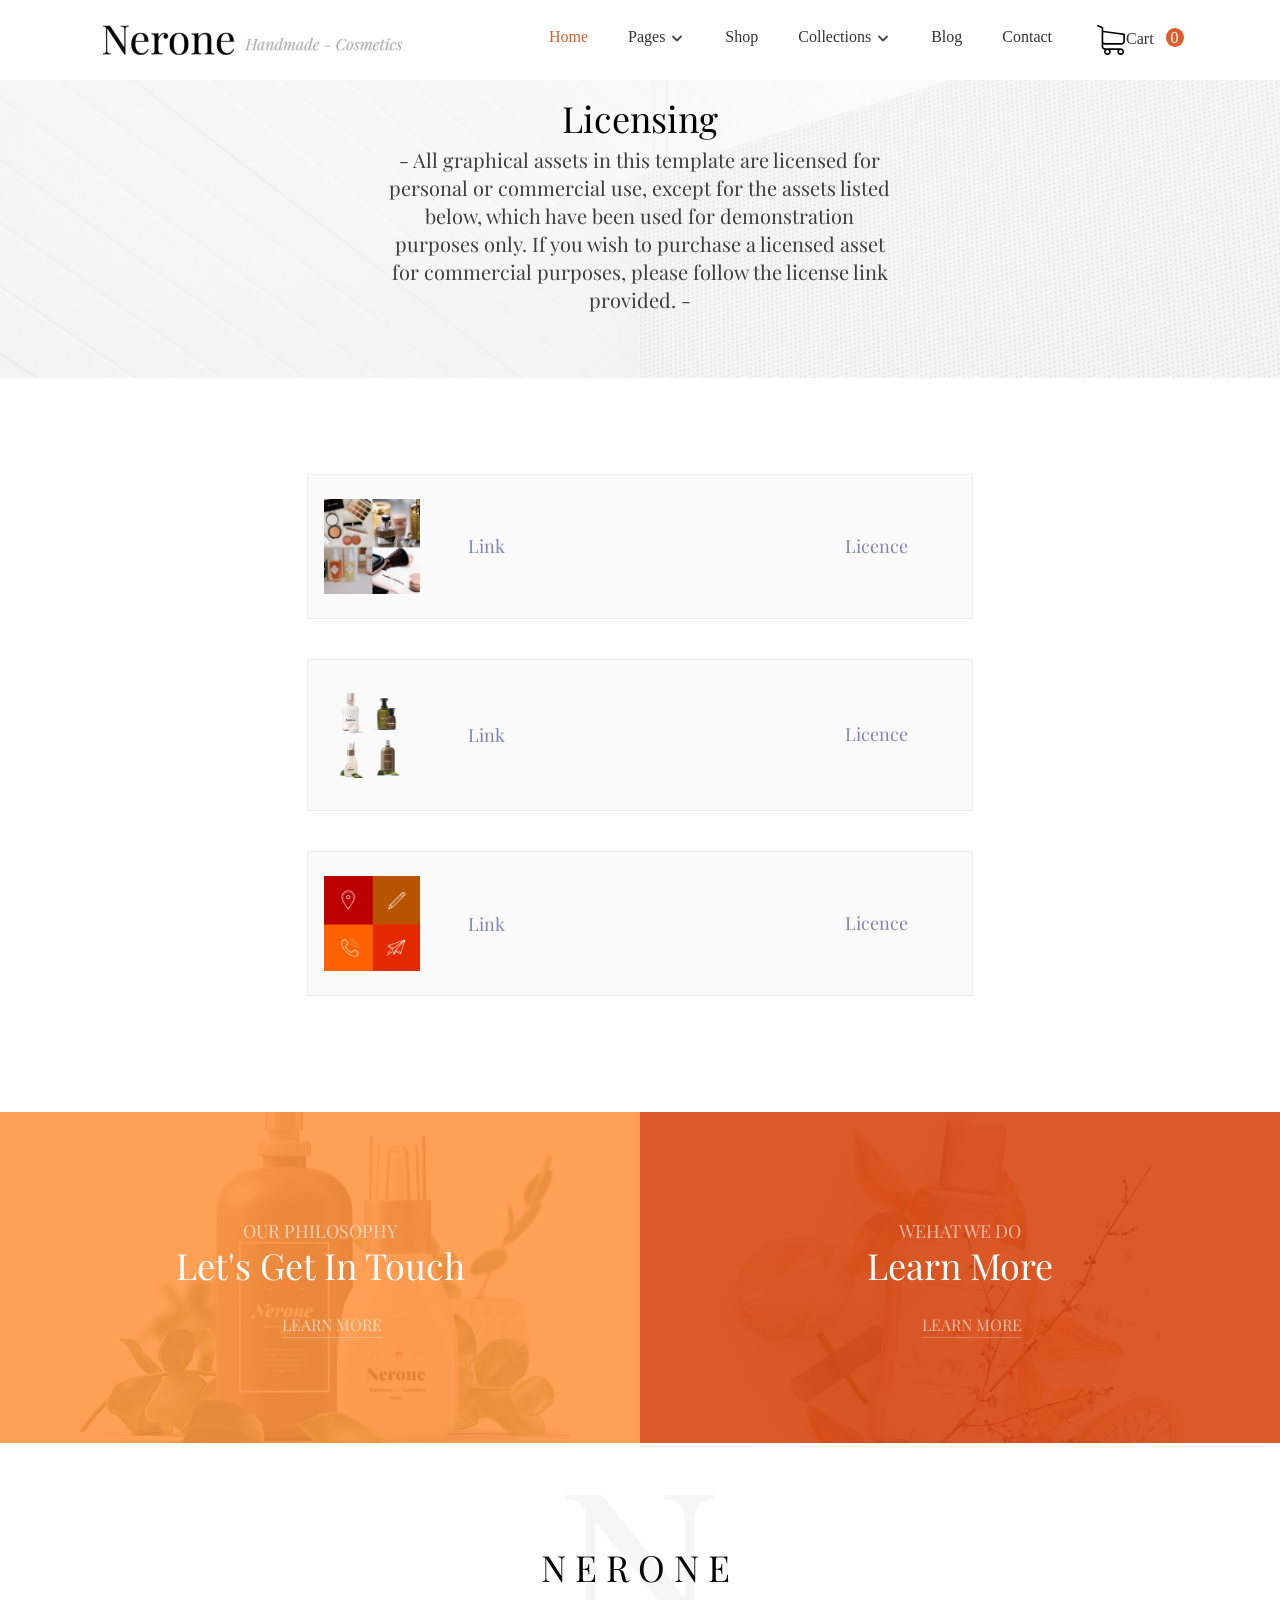
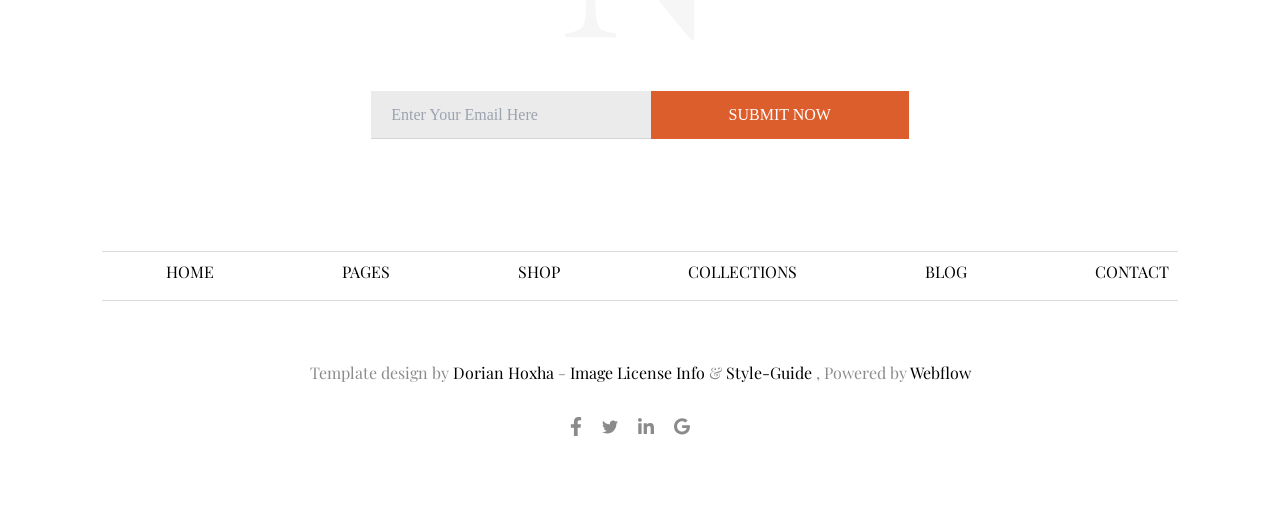
<file: SiteDeSoinsDeLaPeau/docs/Licensing.html>
<!DOCTYPE html>
 <html lang="en">
 <head>
    <meta charset="UTF-8">
    <meta http-equiv="X-UA-Compatible" content="IE=edge">
    <meta name="viewport" content="width=device-width, initial-scale=1.0">
    <link rel="stylesheet" href="./styles/tailwindcss.css">
    <link rel="stylesheet" href="./styles/style.css">
    <!-- Google fonts -->
    <link rel="preconnect" href="https://fonts.gstatic.com" crossorigin>
    <link href="https://fonts.googleapis.com/css2?family=Playfair+Display+SC&family=Playfair+Display:ital,wght@0,400;0,500;1,400;1,500&display=swap" rel="stylesheet">
    <title>Nerone-template</title>
</head>
<style>
    #k{
        top: 20%;
    }
    #op{
        position: absolute;
        top: -12px;
        left: -12px;
        background-color: #dd5e2d;
        width: 18px;
        height: 19px;
        color: white;
        border-radius: 50%;
        display: flex;
        align-items: center;
        justify-content: center;
    }
</style>
<body>
    <!-- Start Section 1 -->
    <section class="bg-white fixed top-0 left-0 right-0 w-full z-50 ">
        <header class="container py-[28px] md:py-[10px] flex items-center justify-between">
                       <img src="./images/brand.png" class="logo w-[300px] " alt="">
                       <ul class="list hidden md:flex ml-auto">
                           <li><a href="index.html" class="px-5 text-primColor">Home</a></li>
                           <li><a href="#" class="px-5 hover:text-primColor">Pages <img src="./images/svgexport-1.png" class="md:hidden xl:inline" alt=""></a>
                            <ul>
                                <li><a href="About.html">About Us</a></li>
                                <li><a href="Licensing.html">Licensing</a></li>
                                <li><a href="StyleGuide.html">Style Guide</a></li>
                                <li><a href="#">Password</a></li>
                                <li><a href="#">404</a></li>
                                </ul>
                            </li>   
                     
                           <li><a href="Shop.html" class="px-5 hover:text-primColor">Shop</a></li>
                           <li><a href="#" class="px-5 hover:text-primColor">Collections <img src="./images/svgexport-1.png" class="md:hidden xl:inline" alt=""></a>
                            <ul>
                                <li><a href="BestSeller.html">Best Seller</a></li>
                                <li><a href="LastActs.html">Last Acts</a></li>
                                <li><a href="TopRated.html">Top Rated</a></li>
                                <li><a href="RelatedProdutcs.html">Related Prod</a></li>
                                <li><a href="HotProducts.html">Hot Prod</a></li>
                                <li><a href="SalesOff.html">Sales Off</a></li>
                                </ul>
                            </li>   
                           <li><a href="Blog.html" target="_self" class="px-5 hover:text-primColor">Blog</a></li>
                           <li><a href="Contact.html" target="_self" class="px-5 hover:text-primColor">Contact</a></li>
                           <li class="flex items-center justify-center">
                            <div>
                            <a href="#" class="px-6 hover:text-primColor"><img src="./images/ranashopping.svg" class="w-[30px] hidden xl:inline" alt="" >Cart
                            </a>
                            </div> 
                            <div class="relative   inline-block">
                                <p id="op" class="absolute ">0</p>
                                </div>
                              <!-- <div class="relative  rounded-[50%] bg-[#ac1313] font-normal inline-block h-5 w-2 mx-auto">
                              <p class="absolute text-black top--4">0</p>
                              </div> -->
                            </li>
                       </ul> 
                       <div class="links">
                       <span class="icon">
                        <span class=""></span>
                        <span class=""></span>
                        <span class=""></span>
                        </span>
                      <ul class="">
                            <li><a href="index.html" class="hover:text-primColor">Home</a></li>
                            <li><a href="#" class="hover:text-primColor">Pages</a></li>
                            <li><a href="Shop.html" class="hover:text-primColor">Shop</a></li>
                            <li><a href="BestSeller.html" class="hover:text-primColor">Collections</a></li>
                            <li><a href="Blog.html" class="hover:text-primColor">Blog</a></li>
                            <li><a href="Contact.html" class="hover:text-primColor">Contact</a></li>
                        </ul>  
                    </div>
        </header>
        </section>
    <!-- End Section 1 -->
 
    <!-- Start Section 2 -->
<section id="bglen" class="flex justify-center pt-32 md:pt-11 pb-16 font-playfair ">
    <main class="container">
        <div class="text-center w-full mx-auto md:w-[55%] xl:w-[47%] mt-[5%]  ">
            <h1 class="text-4xl">Licensing</h1>
            <p class=" text-xl pt-2 text-[#3d3d3d]">- All graphical assets in this template are licensed for personal or commercial use, except for the assets listed below, which have been used for demonstration purposes only. If you wish to purchase a licensed asset  for commercial purposes, please follow the license link provided. -</p>
        </div>
    </main>
    </section>
<!-- End Section 2 -->

<!-- Start Section 3 -->

<section class=" flex flex-col justify-center items-center xl:w-[52%] w-[85%] mx-auto my-24  md:w-[60%] font-playfair">

     
        <div class="flex  bg-bgColor mb-5 border border-solid border-bordergray w-full relative py-2">
        <div > <img class="w-32 p-4"  src="./images/len1.jpg"></div>   
        <div class="my-auto p-5">
    <a class="md:ml-3 text-lg text-[#7c84b2] hover:text-primColor hover:border-b hover:border-primColor border-solid " href="#">Link</a>
           <a  class="text-lg  absolute top-[40%] md:right-16  right-7 text-[#7c84b2] hover:text-primColor hover:border-b hover:border-primColor border-solid " href="#">Licence</a>
        </div>
        </div>
    

        <div class="flex   bg-bgColor mb-5 border border-solid border-bordergray w-full relative my-5 py-2">
            <div > <img class="w-32 p-4"  src="./images/len2.png"></div>   
            <div class="my-auto p-5">
        <a class="md:ml-3 text-lg text-[#7c84b2] hover:text-primColor hover:border-b hover:border-primColor border-solid " href="#">Link</a>
               <a  class="text-lg     absolute top-[40%] md:right-16 right-7 text-[#7c84b2] hover:text-primColor hover:border-b hover:border-primColor border-solid " href="#">Licence</a>
            </div>
            </div>
    

            
            <div class="flex   bg-bgColor mb-5 border border-solid border-bordergray w-full relative my-5 py-2">
                <div > <img class="w-32 p-4"  src="./images/len3.jpg"></div>   
                <div class="my-auto p-5"> 
            <a class="md:ml-3 text-lg text-[#7c84b2] hover:text-primColor hover:border-b hover:border-primColor border-solid " href="#">Link</a>
                   <a  class="text-lg     absolute top-[40%] md:right-16 right-7 text-[#7c84b2] hover:text-primColor hover:border-b hover:border-primColor border-solid" href="#">Licence</a>
                </div>
                </div>
</section>

<!-- End Section 3 -->

<!-- Start Section 4 -->


      <!-- footer -->
        <!-- 1 -->

        <section class="font-playfair">
            <main class="flex flex-col md:flex-row items-center justify-center">
                <div id="div1" class="w-full md:w-1/2 text-center p-[105px]">
                    <p class="text-lg opacity-60 text-white">OUR PHILOSOPHY</p>
                    <p class="text-[27px] md:text-4xl text-white">Let's Get In Touch</p>
                    <a href="" class="inline-block ml-6 text-white opacity-60 hover:opacity-[1] mt-7" id="btn-line2">LEARN MORE</a>
                </div>
                <div id="div2" class="w-full md:w-1/2 text-center p-[105px]">
                    <p class="text-lg opacity-60 text-white">WEHAT WE DO</p>
                    <p class="text-4xl text-white">Learn More</p>
                    <a href="" class="inline-block ml-6 text-white opacity-60 hover:opacity-[1] mt-7" id="btn-line2">LEARN MORE</a>
                </div>
            </main>
        </section>
        
        <!-- 2 -->
        <section class="font-playfair">
            <main class="container pt-6">
                <div class="py-20" id="bgfooter">
                <p class="text-4xl text-center" style="letter-spacing: 9px;">NERONE</p>
            </main>
            </section>
            <section class="container">
            <form class="pt-6">
                <div class="flex flex-col md:flex-row justify-center items-center">
                <input type="email" class="h-12 px-5  outline-none w-full md:w-[26%] bg-bordergray border-b border-solid border-b-zinc-300  " placeholder="Enter Your Email Here">
                <button type="submit" class="text-white bg-primColor h-12 px-10 w-full md:w-[24%] ">SUBMIT NOW</button>
               </form>
                </div>
        </section>
        
        <!-- 3 -->
        <section class="pt-28 pb-[60px] font-playfair">
        
        
            <div class="container mb-14 pt-2 pb-1 border-y border-solid border-[#dbd8d8] flex  flex-col md:flex-row ">
                <aside class="flex">
                <div class="px-12 pb-3 xl:px-16 "><a href="index.html">HOME</a></div>
                <div class="px-12 pb-3 xl:px-16 mx-auto md:mx-0 "><a href="Licensing.html" class="">PAGES</a></div>
                 </aside>
                 <aside class="flex">
                <div class="px-12 pb-3 xl:px-16 "><a href="Shop.html">SHOP</a></div>
                <div class="px-12 pb-3 xl:px-16 mx-auto md:mx-0"><a href="BestSeller.html">COLLECTIONS</a></div>
                </aside>
                <aside class="flex">
                <div class="px-12 pb-3 xl:px-16 "><a href="Blog.html">BLOG</a></div>
                <div class="px-12 pb-3 xl:px-16 mx-auto md:mx-0"><a href="Contact.html">CONTACT</a></div>
                </aside>
            </div>
            </main>
        </section>
            <section class="container text-center pb-[70px] font-playfair">
                <p class="text-gray">Template design by <a href="#" class="text-black hover:text-primColor hover:border-primColor hover:border-b hover:border-solid">Dorian Hoxha</a> - <a href="#" class="text-black hover:text-primColor hover:border-primColor hover:border-b hover:border-solid">Image License Info </a> & <a href="#" class="text-black hover:text-primColor hover:border-primColor hover:border-b hover:border-solid">Style-Guide </a>, Powered by <a href="#" class="text-black hover:text-primColor hover:border-primColor hover:border-b hover:border-solid">Webflow</a></p>
                <div class="flex items-center justify-center mt-8">
                <p><a href="#"><svg class="w-3 mr-5 fill-gray hover:fill-black" xmlns="http://www.w3.org/2000/svg" viewBox="0 0 320 512"><path d="M279.14 288l14.22-92.66h-88.91v-60.13c0-25.35 12.42-50.06 52.24-50.06h40.42V6.26S260.43 0 225.36 0c-73.22 0-121.08 44.38-121.08 124.72v70.62H22.89V288h81.39v224h100.17V288z"/></svg></p>
                <p><a href="#"><svg class="w-4 mr-5 fill-gray hover:fill-black" xmlns="http://www.w3.org/2000/svg" viewBox="0 0 512 512"><path d="M459.37 151.716c.325 4.548.325 9.097.325 13.645 0 138.72-105.583 298.558-298.558 298.558-59.452 0-114.68-17.219-161.137-47.106 8.447.974 16.568 1.299 25.34 1.299 49.055 0 94.213-16.568 130.274-44.832-46.132-.975-84.792-31.188-98.112-72.772 6.498.974 12.995 1.624 19.818 1.624 9.421 0 18.843-1.3 27.614-3.573-48.081-9.747-84.143-51.98-84.143-102.985v-1.299c13.969 7.797 30.214 12.67 47.431 13.319-28.264-18.843-46.781-51.005-46.781-87.391 0-19.492 5.197-37.36 14.294-52.954 51.655 63.675 129.3 105.258 216.365 109.807-1.624-7.797-2.599-15.918-2.599-24.04 0-57.828 46.782-104.934 104.934-104.934 30.213 0 57.502 12.67 76.67 33.137 23.715-4.548 46.456-13.32 66.599-25.34-7.798 24.366-24.366 44.833-46.132 57.827 21.117-2.273 41.584-8.122 60.426-16.243-14.292 20.791-32.161 39.308-52.628 54.253z"/></svg></a></p>
                <p><a href="#"><svg class="w-4 mr-5 fill-gray hover:fill-black" xmlns="http://www.w3.org/2000/svg" viewBox="0 0 448 512"><path d="M100.28 448H7.4V148.9h92.88zM53.79 108.1C24.09 108.1 0 83.5 0 53.8a53.79 53.79 0 0 1 107.58 0c0 29.7-24.1 54.3-53.79 54.3zM447.9 448h-92.68V302.4c0-34.7-.7-79.2-48.29-79.2-48.29 0-55.69 37.7-55.69 76.7V448h-92.78V148.9h89.08v40.8h1.3c12.4-23.5 42.69-48.3 87.88-48.3 94 0 111.28 61.9 111.28 142.3V448z"/></svg></a></p>
                <p><a href="#"><svg class="w-4 mr-5 fill-gray hover:fill-black" xmlns="http://www.w3.org/2000/svg" viewBox="0 0 488 512"><path d="M488 261.8C488 403.3 391.1 504 248 504 110.8 504 0 393.2 0 256S110.8 8 248 8c66.8 0 123 24.5 166.3 64.9l-67.5 64.9C258.5 52.6 94.3 116.6 94.3 256c0 86.5 69.1 156.6 153.7 156.6 98.2 0 135-70.4 140.8-106.9H248v-85.3h236.1c2.3 12.7 3.9 24.9 3.9 41.4z"/></svg></a></p>
            </div>
            </section>
<!-- End Section 4 -->




 </body>
 </html>
</file>
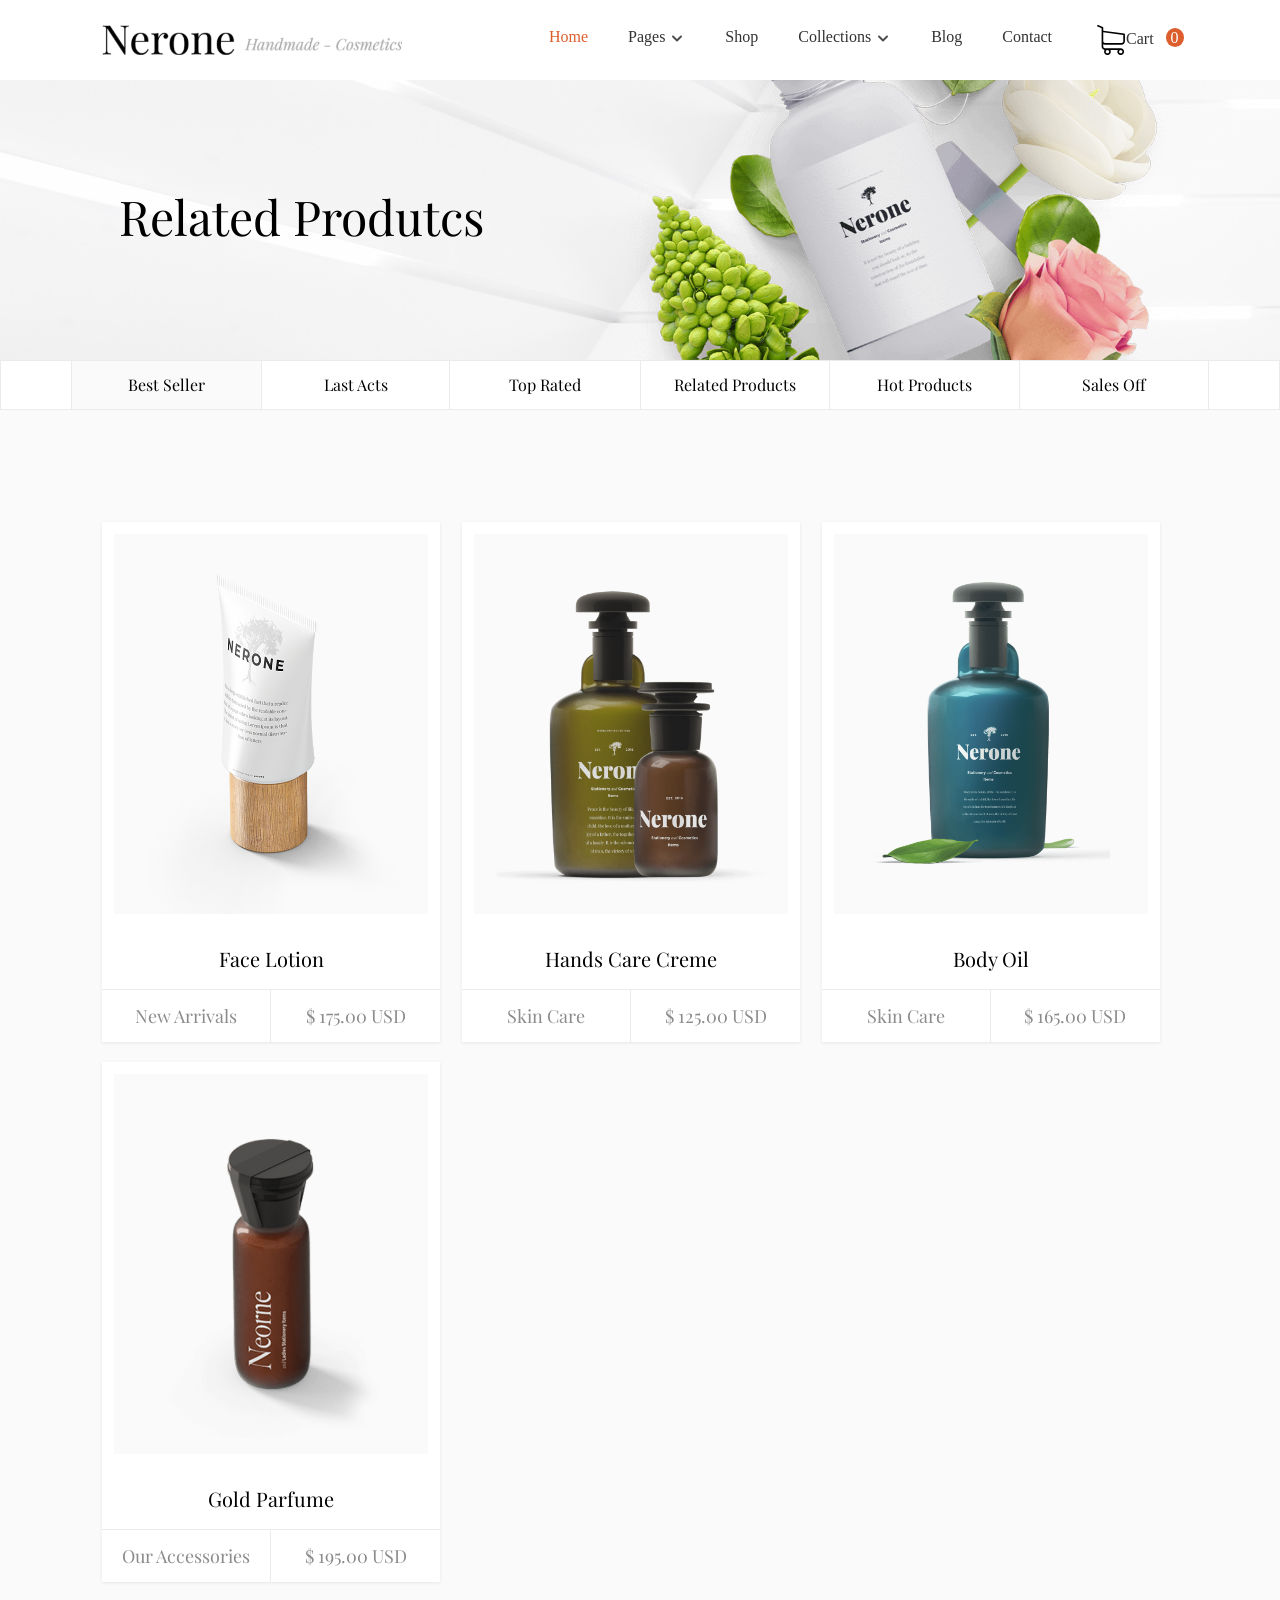
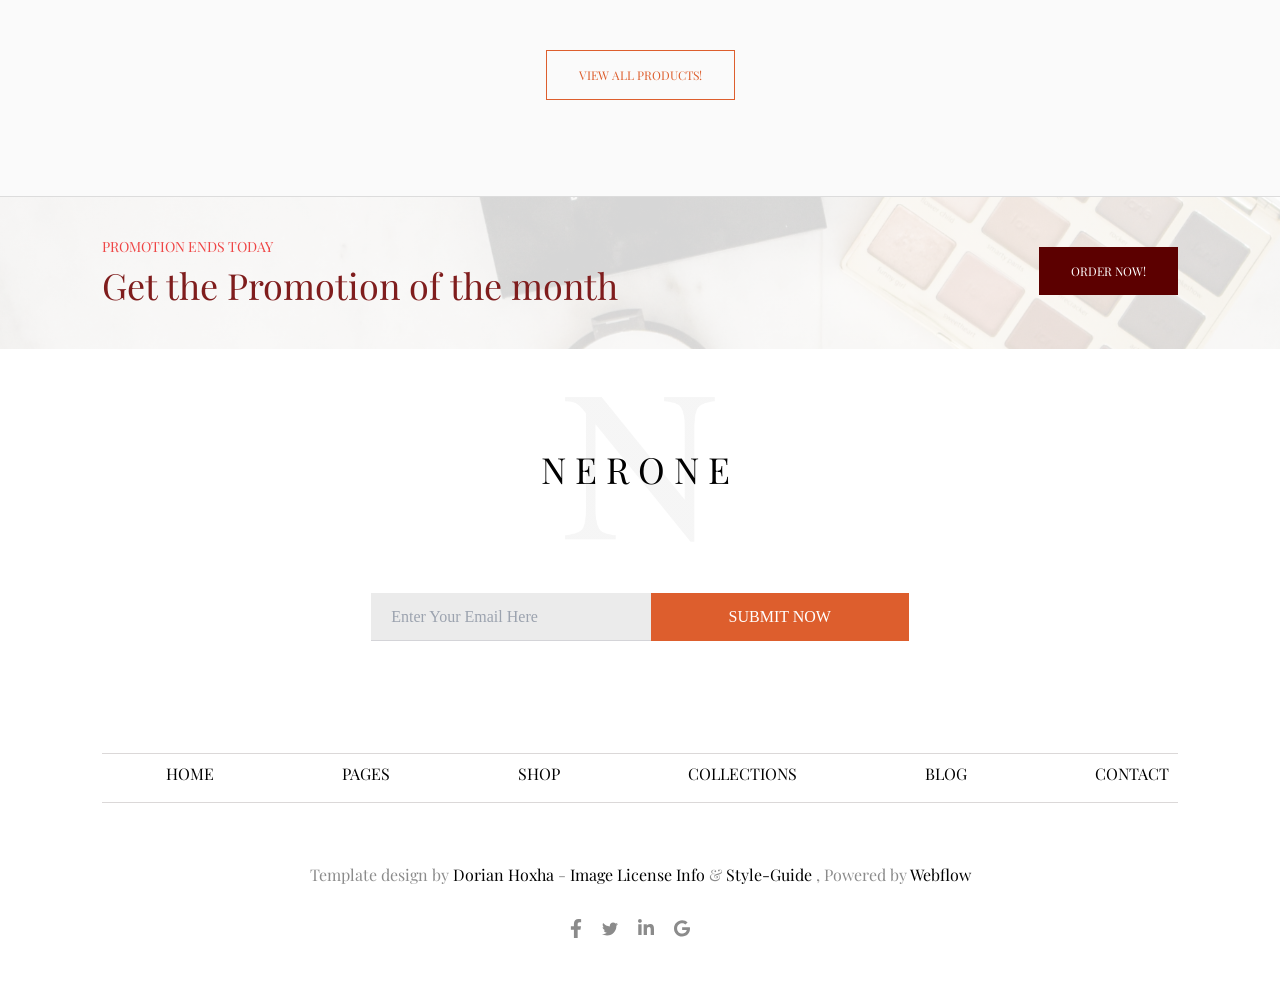
<file: SiteDeSoinsDeLaPeau/docs/RelatedProdutcs.html>
<!DOCTYPE html>
<html lang="en">
<head>
    <meta charset="UTF-8">
    <meta http-equiv="X-UA-Compatible" content="IE=edge">
    <meta name="viewport" content="width=device-width, initial-scale=1.0">
    <link rel="stylesheet" href="./styles/tailwindcss.css">
    <link rel="stylesheet" href="./styles/style.css">
    <!-- Google fonts -->
    

    <link rel="preconnect" href="https://fonts.gstatic.com" crossorigin>
    <link href="https://fonts.googleapis.com/css2?family=Playfair+Display+SC&family=Playfair+Display:ital,wght@0,400;0,500;1,400;1,500&display=swap" rel="stylesheet">
    <title>Nerone-template</title>
</head>
<style>
    #k{
        top: 20%;
    }
    #op{
        position: absolute;
        top: -12px;
        left: -12px;
        background-color: #dd5e2d;
        width: 18px;
        height: 19px;
        color: white;
        border-radius: 50%;
        display: flex;
        align-items: center;
        justify-content: center;
    }
</style>
<body>
    <!-- Start Section 1 -->
    <section class="bg-white fixed top-0 left-0 right-0 w-full z-50 ">
        <header class="container py-[28px] md:py-[10px] flex items-center justify-between">
                       <img src="./images/brand.png" class="logo w-[300px] " alt="">
                       <ul class="list hidden md:flex ml-auto">
                           <li><a href="index.html" class="px-5 text-primColor">Home</a></li>
                           <li><a href="#" class="px-5 hover:text-primColor">Pages <img src="./images/svgexport-1.png" class="md:hidden xl:inline" alt=""></a>
                            <ul>
                                <li><a href="About.html">About Us</a></li>
                                <li><a href="Licensing.html">Licensing</a></li>
                                <li><a href="StyleGuide.html">Style Guide</a></li>
                                <li><a href="#">Password</a></li>
                                <li><a href="#">404</a></li>
                                </ul>
                            </li>   
                     
                           <li><a href="Shop.html" class="px-5 hover:text-primColor">Shop</a></li>
                           <li><a href="#" class="px-5 hover:text-primColor">Collections <img src="./images/svgexport-1.png" class="md:hidden xl:inline" alt=""></a>
                            <ul>
                                <li><a href="BestSeller.html">Best Seller</a></li>
                                <li><a href="LastActs.html">Last Acts</a></li>
                                <li><a href="TopRated.html">Top Rated</a></li>
                                <li><a href="RelatedProdutcs.html">Related Prod</a></li>
                                <li><a href="HotProducts.html">Hot Prod</a></li>
                                <li><a href="SalesOff.html">Sales Off</a></li>
                                </ul>
                            </li>   
                           <li><a href="Blog.html" target="_self" class="px-5 hover:text-primColor">Blog</a></li>
                           <li><a href="Contact.html" target="_self" class="px-5 hover:text-primColor">Contact</a></li>
                           <li class="flex items-center justify-center">
                            <div>
                            <a href="#" class="px-6 hover:text-primColor"><img src="./images/ranashopping.svg" class="w-[30px] hidden xl:inline" alt="" >Cart
                            </a>
                            </div> 
                            <div class="relative   inline-block">
                                <p id="op" class="absolute ">0</p>
                                </div>
                              <!-- <div class="relative  rounded-[50%] bg-[#ac1313] font-normal inline-block h-5 w-2 mx-auto">
                              <p class="absolute text-black top--4">0</p>
                              </div> -->
                            </li>
                       </ul> 
                       <div class="links">
                       <span class="icon">
                        <span class=""></span>
                        <span class=""></span>
                        <span class=""></span>
                        </span>
                      <ul class="">
                            <li><a href="index.html" class="hover:text-primColor">Home</a></li>
                            <li><a href="#" class="hover:text-primColor">Pages</a></li>
                            <li><a href="Shop.html" class="hover:text-primColor">Shop</a></li>
                            <li><a href="BestSeller.html" class="hover:text-primColor">Collections</a></li>
                            <li><a href="Blog.html" class="hover:text-primColor">Blog</a></li>
                            <li><a href="Contact.html" class="hover:text-primColor">Contact</a></li>
                        </ul>  
                    </div>
        </header>
        </section>
    <!-- End Section 1 -->

    <!-- Start Section 2 -->
    <section class="bstSel mt-24 md:mt-0 border border-solid border-[#ebebeb] md:border-0  font-playfair"> 
        <div class="container hidden md:block md:pt-28 md:pb-6">
            <p class="text-center md:text-left  text-5xl md:pt-20 md:pb-24 ">Related Produtcs</p>
        </div>
        <div class="container h-52  md:hidden">
            <p class="text-center  text-5xl pt-16 ">Related Produtcs</p>
        </div>
    </section>
    <aside class=" my-5 md:my-0 md:border border-solid border-[#ebebeb]  font-playfair ">
    
            <main class="w-[90%]  md:w-full  xl:w-[89%] mx-auto  grid md:grid-cols-6  xl:grid-cols-6">
            <div class="w-[16,6%]   h-12 border-t md:border-t-0  border-x md:border-r-0 md:border-y-0 border-solid border-[#ebebeb]   bg-bgColor"><a href="#" class="pt-3 text-center block">Best Seller</a></div>
            <div class="w-[16,6%]    h-12 border-t border-x border-solid border-[#ebebeb] md:border-r md:border-y-0  hover:bg-bgColor"><a href="#" class="pt-3 text-center block">Last Acts</a></div>
            <div class="w-[16,6%]    h-12 border border-solid border-[#ebebeb] md:border-0 hover:bg-bgColor"><a href="#" class="pt-3 text-center block">Top Rated</a></div>
            <div class="w-[16,6%]  h-12 border-x  md:border-x border-solid border-[#ebebeb] hover:bg-bgColor"><a href="#" class="pt-3 text-center block">Related Products</a></div>
            <div class="w-[16,6%]   h-12  border-t border-x border-solid border-[#ebebeb] md:border-0 hover:bg-bgColor"><a href="#" class="pt-3 text-center block">Hot Products</a></div>
            <div class="w-[16,6%]   h-12 border  md:border-x md:border-y-0 border-solid border-[#ebebeb] hover:bg-bgColor"><a href="#" class="pt-3 text-center block">Sales Off</a></div>
            </main>
       
    </aside>
    <!-- End Section 2 -->

    <!-- Start Section 3 -->
    <aside class="bg-bgColor pt-16 pb-24  border-y md:border-y-0 md:border-b border-solid border-[gainsboro]  font-playfair">
         <section class="container grid grid-cols-1 md:grid-cols-3 md:gap-1 py-12">
     
             <main class=" w-full md:w-[95%] mb-5 md:mb-0 bg-white" style=" box-shadow:0 1px 3px 0 rgb(82 91 115 / 12%) ;">
                 <!-- there -->
                 <main class="bg-white p-3" style="border:0.5px none #e6e6e6 ;">  
                     <a href="" class="w-full " style="border-bottom: 1px none #000;">
                         <div id="divs" class="bg-[#fafafa] ">
                             <img id="scalimg" src="./images/imgcard3.png" class="block w-auto h-[380px] mx-auto text-center" alt="">
                         </div>
                     </a>
                 </main>
             
             
                 <div style="border: 1px none #e0e0e0;  padding: 15px 0px 0px;  background-color: transparent;" class="relative z-50 mt-0 text-left">
                     <div class="">
                                 <a class="text-center border-b hover:text-primColor border-b-bordergray text-xl block pt-1 pb-4" href="#">Face Lotion</a>
                                 <main class="flex items-center flex-col md:flex-row  justify-around ">
                                 <div class="py-3 mx-auto  w-full md:w-1/2  text-gray hover:text-black  hover:bg-bgColor   md:border-r text-center  border-solid border-bordergray "><p><a href="#" class="text-lg">New Arrivals</a></p></div>
                     <div class="w-full md:w-1/2 py-3 mx-auto  text-gray border-t  border-solid border-bordergray text-center md:border-0"><p class="text-lg">$ 175.00 USD</p></div>
                     </main>  
                     </div>
                     </div>
             </main>
             
             <main class="w-full md:w-[95%]  mb-5 md:mb-0 bg-white" style=" box-shadow:0 1px 3px 0 rgb(82 91 115 / 12%) ;">
                 <!-- there -->
                 <main class="bg-white p-3" style="border:0.5px none #e6e6e6 ;">  
                     <a href="" class="w-full " style="border-bottom: 1px none #000;">
                         <div id="divs" class="bg-[#fafafa] ">
                             <img id="scalimg" src="./images/imgcard4.png" class="block w-auto h-[380px] mx-auto text-center" alt="">
                         </div>
                     </a>
                 </main>
             
                
                 <div style="border: 1px none #e0e0e0;  padding: 15px 0px 0px;  background-color: transparent;" class="relative z-50 mt-0 text-left">
                     <div>
                                 <a class="text-center border-b hover:text-primColor border-b-bordergray text-xl block pt-1 pb-4" href="#">Hands Care Creme</a>
                                 <main class="flex items-center flex-col md:flex-row  justify-around ">
                                 <div class="py-3 mx-auto  w-full md:w-1/2  text-gray hover:text-black  hover:bg-bgColor   md:border-r text-center  border-solid border-bordergray "><p><a href="#" class="text-lg">Skin Care</a></p></div>
                     <div class="w-full md:w-1/2 py-3 mx-auto  text-gray border-t  border-solid border-bordergray text-center md:border-0"><p class="text-lg">$ 125.00 USD</p></div>
                     </main>  
                     </div>
                     </div>
             </main>
             
             <main class="w-full md:w-[95%]  mb-5 md:mb-0 bg-white" style=" box-shadow:0 1px 3px 0 rgb(82 91 115 / 12%) ;">
                 <!-- there -->
                 <main class="bg-white p-3" style="border:0.5px none #e6e6e6 ;">  
                     <a href="" class="w-full " style="border-bottom: 1px none #000;">
                         <div id="divs" class="bg-[#fafafa] ">
                             <img id="scalimg" src="./images/shoppro7.png" class="block w-auto h-[380px] mx-auto text-center" alt="">
                         </div>
                     </a>
                 </main>
             
             
                 <div style="border: 1px none #e0e0e0;  padding: 15px 0px 0px;  background-color: transparent;" class="relative z-50 mt-0 text-left">
                     <div>
                                 <a class="text-center border-b hover:text-primColor border-b-bordergray text-xl block pt-1 pb-4" href="#">Body Oil</a>
                                 <main class="flex items-center flex-col md:flex-row  justify-around ">
                                 <div class="py-3 mx-auto w-full md:w-1/2  text-gray hover:text-black  hover:bg-bgColor   md:border-r text-center  border-solid border-bordergray "><p><a href="#" class="text-lg">Skin Care</a></p></div>
                     <div class="w-full md:w-1/2 py-3 mx-auto  text-gray border-t  border-solid border-bordergray text-center md:border-0"><p class="text-lg">$ 165.00 USD</p></div>
                     </main>  
                     </div>
                     </div>
             </main>
             
             </section>
             <section style="margin-top: -28px;" class=" container grid grid-cols-1 md:grid-cols-3 gap-1">
             
             
                 <main class="w-full md:w-[95%] mb-5 bg-white " style=" box-shadow:0 1px 3px 0 rgb(82 91 115 / 12%) ;">
                     <!-- there -->
                     <main class="bg-white p-3" style="border:0.5px none #e6e6e6 ;">  
                         <a href="" class="w-full " style="border-bottom: 1px none #000;">
                             <div id="divs" class="bg-[#fafafa] ">
                                 <img id="scalimg" src="./images/clas1.png" class="block w-auto h-[380px] mx-auto text-center" alt="">
                             </div>
                         </a>
                     </main>
                 
                 
                     <div style="border: 1px none #e0e0e0;  padding: 15px 0px 0px;  background-color: transparent;" class="relative z-50 mt-0">
                         <div>
                                     <a class="text-center border-b hover:text-primColor border-b-bordergray text-xl block pt-1 pb-4" href="#">Gold Parfume </a>
                                     <main class="flex items-center flex-col md:flex-row  justify-around ">
                                     <div class="py-3 mx-auto w-full md:w-1/2  text-gray hover:text-black  hover:bg-bgColor   md:border-r text-center  border-solid border-bordergray "><p><a href="#" class="text-lg">Our Accessories</a></p></div>
                         <div class="w-full md:w-1/2 py-3 mx-auto text-gray border-t  border-solid border-bordergray text-center md:border-0"><p class="text-lg">$ 195.00 USD</p></div>
                         </main>  
                         </div>
                         </div>
                 </main>   
                                 
             </section>
             <div class=" flex items-center justify-center pt-12">
                 <a href="" class=" inline-block  text-primColor border border-solid border-[#dd5e2d] py-4 px-8 text-xs hover:bg-[#dd5e2d] hover:text-white hover:duration-1000" id="bottom">VIEW ALL PRODUCTS!</a>
                 </div> 
         </aside>
             
    <!-- End Section 3 -->
    <!-- Start Section 4 -->
    <section id="MakeUp" class=" border-1 border-gray-400 md:pb-11 leading-6 py-10  mb-5  font-playfair">
        <div class=" container flex flex-wrap md:flex-nowrap items-center md:justify-between  ">
            <div>
                <p class="mb-2 text-sm text-red-500 text-center md:text-left">PROMOTION ENDS TODAY</p>
                <h1 class="text-4xl text-red-900 w-[80%] md:w-full mx-auto md:mx-auto text-center md:text-left">Get the Promotion of the month</h1>
            </div>
            <div class="w-full md:w-1/2 text-center md:text-right my-auto pt-4 md:pt-0 ">
                <a href="" class=" inline-block     py-4 px-8 text-xs bg-[#5c0000] hover:bg-[#dd5e2d] text-white hover:duration-1000" id="">ORDER NOW!</a>
            </div>
        </div>
    </section>
    <!-- End Section 4 -->
        <!-- footer -->

    
    <!-- 2 -->
    <section class=" font-playfair">
        <main class="container ">
            <div class="py-20" id="bgfooter">
            <p class="text-4xl text-center" style="letter-spacing: 9px;">NERONE</p>
        </main>
        </section>
        <section class="container">
        <form class="pt-6">
            <div class="flex flex-col md:flex-row justify-center items-center">
            <input type="email" class="h-12 px-5  outline-none w-full md:w-[26%] bg-bordergray border-b border-solid border-b-zinc-300  " placeholder="Enter Your Email Here">
            <button type="submit" class="text-white bg-primColor h-12 px-10 w-full md:w-[24%] ">SUBMIT NOW</button>
           </form>
            </div>
    </section>
    
    <!-- 3 -->
    <section class="pt-28 pb-[60px]  font-playfair">
    
    
        <div class="container mb-14 pt-2 pb-1 border-y border-solid border-[#dbd8d8] flex  flex-col md:flex-row ">
            <aside class="flex">
            <div class="px-12 pb-3 xl:px-16 "><a href="index.html">HOME</a></div>
            <div class="px-12 pb-3 xl:px-16 mx-auto md:mx-0 "><a href="Licensing.html" class="">PAGES</a></div>
             </aside>
             <aside class="flex">
            <div class="px-12 pb-3 xl:px-16 "><a href="Shop.html">SHOP</a></div>
            <div class="px-12 pb-3 xl:px-16 mx-auto md:mx-0"><a href="BestSeller.html">COLLECTIONS</a></div>
            </aside>
            <aside class="flex">
            <div class="px-12 pb-3 xl:px-16 "><a href="Blog.html">BLOG</a></div>
            <div class="px-12 pb-3 xl:px-16 mx-auto md:mx-0"><a href="Contact.html">CONTACT</a></div>
            </aside>
        </div>
        </main>
    </section>
        <section class="container text-center pb-[70px]  font-playfair">
            <p class="text-gray">Template design by <a href="#" class="text-black hover:text-primColor hover:border-primColor hover:border-b hover:border-solid">Dorian Hoxha</a> - <a href="#" class="text-black hover:text-primColor hover:border-primColor hover:border-b hover:border-solid">Image License Info </a> & <a href="#" class="text-black hover:text-primColor hover:border-primColor hover:border-b hover:border-solid">Style-Guide </a>, Powered by <a href="#" class="text-black hover:text-primColor hover:border-primColor hover:border-b hover:border-solid">Webflow</a></p>
            <div class="flex items-center justify-center mt-8">
            <p><a href="#"><svg class="w-3 mr-5 fill-gray hover:fill-black" xmlns="http://www.w3.org/2000/svg" viewBox="0 0 320 512"><path d="M279.14 288l14.22-92.66h-88.91v-60.13c0-25.35 12.42-50.06 52.24-50.06h40.42V6.26S260.43 0 225.36 0c-73.22 0-121.08 44.38-121.08 124.72v70.62H22.89V288h81.39v224h100.17V288z"/></svg></p>
            <p><a href="#"><svg class="w-4 mr-5 fill-gray hover:fill-black" xmlns="http://www.w3.org/2000/svg" viewBox="0 0 512 512"><path d="M459.37 151.716c.325 4.548.325 9.097.325 13.645 0 138.72-105.583 298.558-298.558 298.558-59.452 0-114.68-17.219-161.137-47.106 8.447.974 16.568 1.299 25.34 1.299 49.055 0 94.213-16.568 130.274-44.832-46.132-.975-84.792-31.188-98.112-72.772 6.498.974 12.995 1.624 19.818 1.624 9.421 0 18.843-1.3 27.614-3.573-48.081-9.747-84.143-51.98-84.143-102.985v-1.299c13.969 7.797 30.214 12.67 47.431 13.319-28.264-18.843-46.781-51.005-46.781-87.391 0-19.492 5.197-37.36 14.294-52.954 51.655 63.675 129.3 105.258 216.365 109.807-1.624-7.797-2.599-15.918-2.599-24.04 0-57.828 46.782-104.934 104.934-104.934 30.213 0 57.502 12.67 76.67 33.137 23.715-4.548 46.456-13.32 66.599-25.34-7.798 24.366-24.366 44.833-46.132 57.827 21.117-2.273 41.584-8.122 60.426-16.243-14.292 20.791-32.161 39.308-52.628 54.253z"/></svg></a></p>
            <p><a href="#"><svg class="w-4 mr-5 fill-gray hover:fill-black" xmlns="http://www.w3.org/2000/svg" viewBox="0 0 448 512"><path d="M100.28 448H7.4V148.9h92.88zM53.79 108.1C24.09 108.1 0 83.5 0 53.8a53.79 53.79 0 0 1 107.58 0c0 29.7-24.1 54.3-53.79 54.3zM447.9 448h-92.68V302.4c0-34.7-.7-79.2-48.29-79.2-48.29 0-55.69 37.7-55.69 76.7V448h-92.78V148.9h89.08v40.8h1.3c12.4-23.5 42.69-48.3 87.88-48.3 94 0 111.28 61.9 111.28 142.3V448z"/></svg></a></p>
            <p><a href="#"><svg class="w-4 mr-5 fill-gray hover:fill-black" xmlns="http://www.w3.org/2000/svg" viewBox="0 0 488 512"><path d="M488 261.8C488 403.3 391.1 504 248 504 110.8 504 0 393.2 0 256S110.8 8 248 8c66.8 0 123 24.5 166.3 64.9l-67.5 64.9C258.5 52.6 94.3 116.6 94.3 256c0 86.5 69.1 156.6 153.7 156.6 98.2 0 135-70.4 140.8-106.9H248v-85.3h236.1c2.3 12.7 3.9 24.9 3.9 41.4z"/></svg></a></p>
        </div>
        </section>
    
</body>
</file>
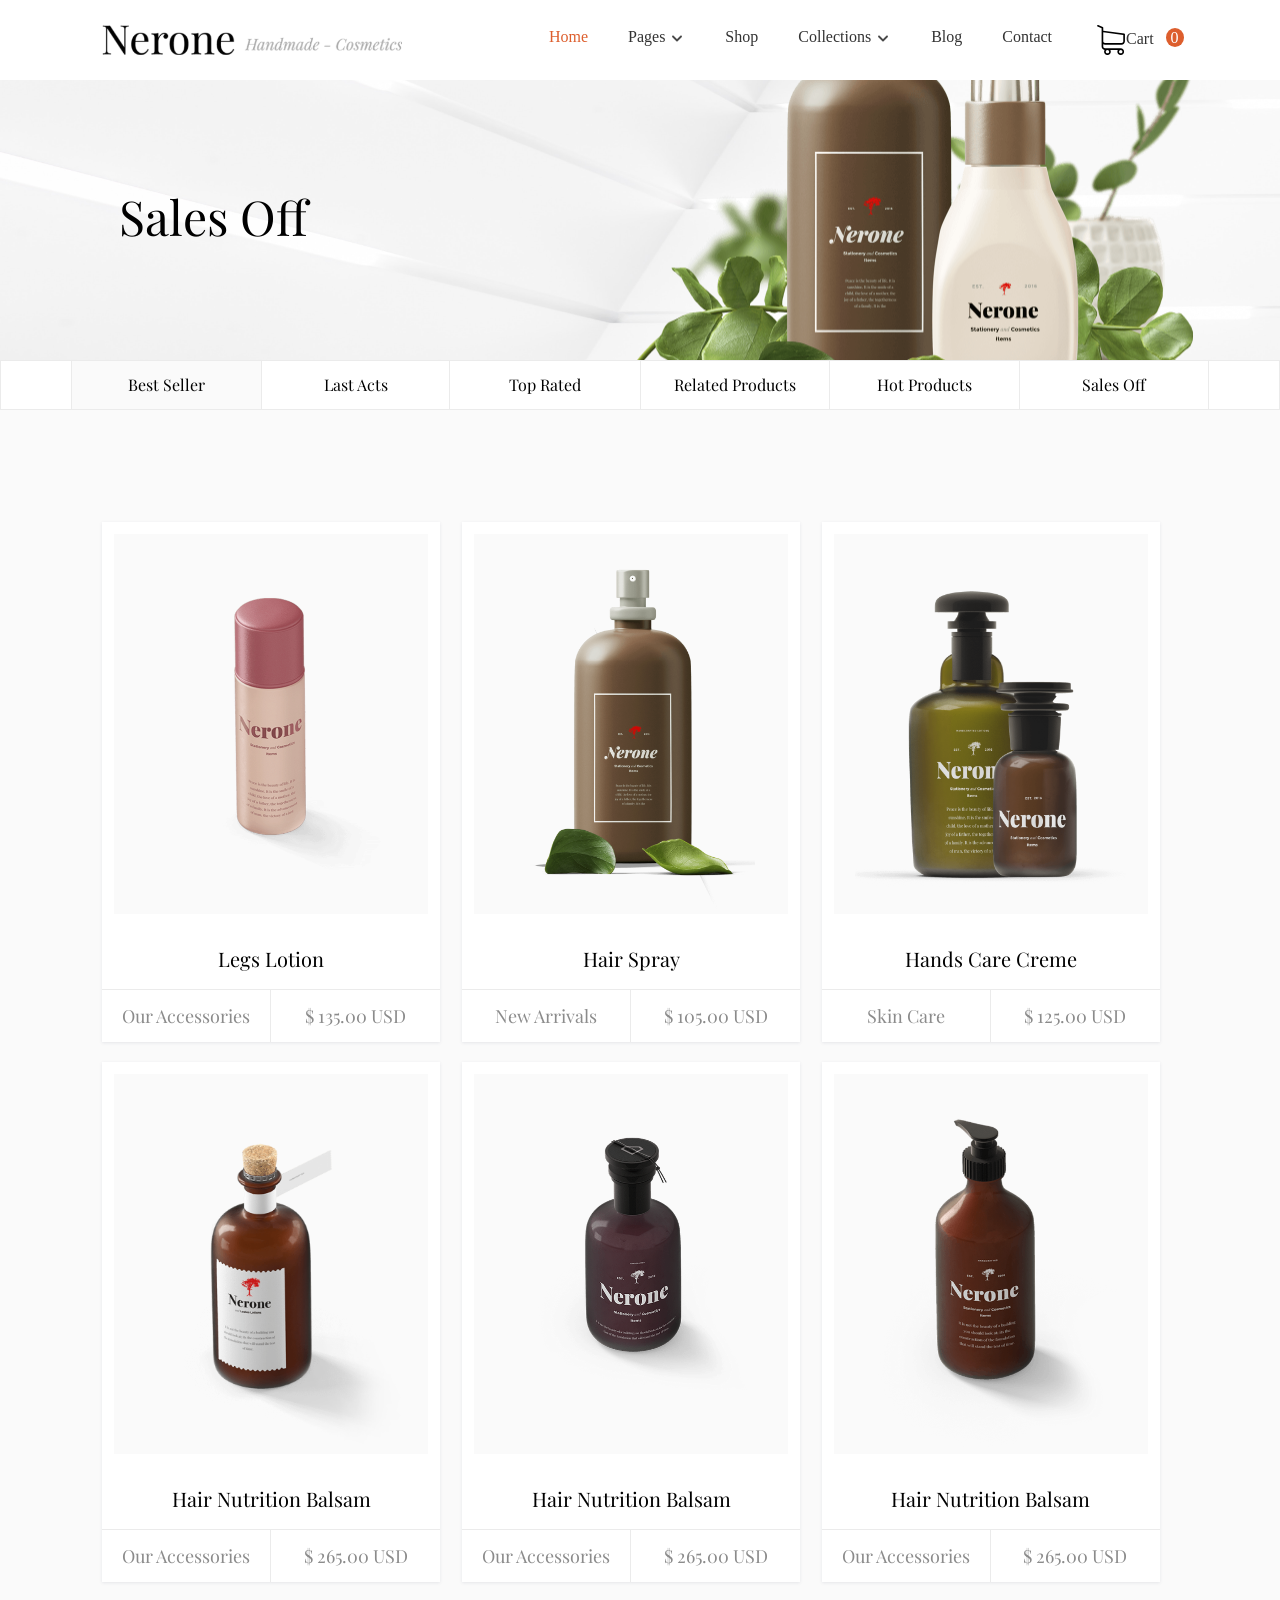
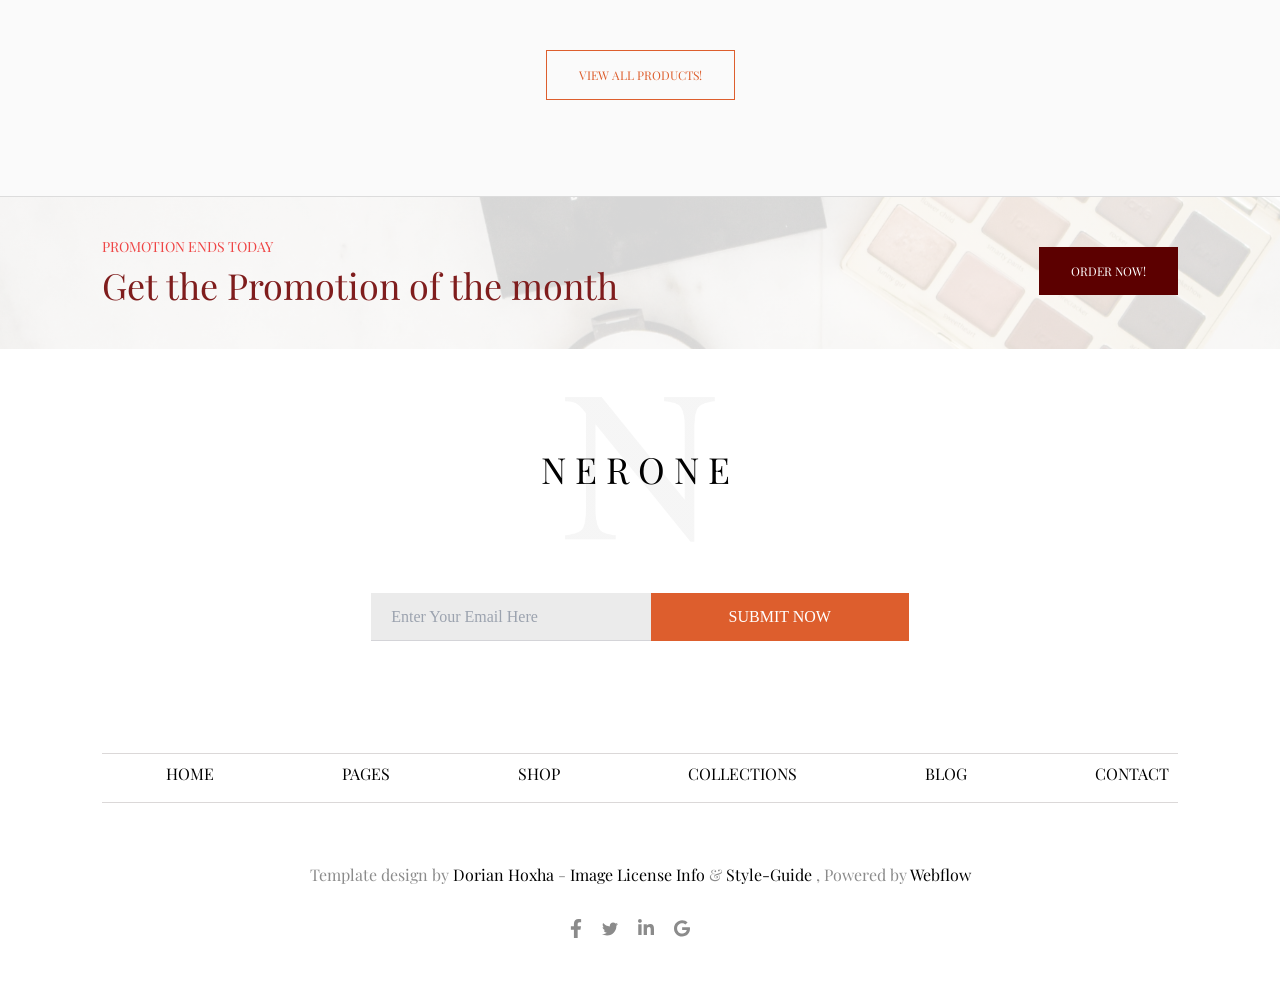
<file: SiteDeSoinsDeLaPeau/docs/SalesOff.html>
<!DOCTYPE html>
<html lang="en">
<head>
    <meta charset="UTF-8">
    <meta http-equiv="X-UA-Compatible" content="IE=edge">
    <meta name="viewport" content="width=device-width, initial-scale=1.0">
    <link rel="stylesheet" href="./styles/tailwindcss.css">
    <link rel="stylesheet" href="./styles/style.css">
    <!-- Google fonts -->
    <link rel="preconnect" href="https://fonts.gstatic.com" crossorigin>
    <link href="https://fonts.googleapis.com/css2?family=Playfair+Display+SC&family=Playfair+Display:ital,wght@0,400;0,500;1,400;1,500&display=swap" rel="stylesheet">
    <title>Nerone-template</title>
</head>
<style>
    #k{
        top: 20%;
    }
    #op{
        position: absolute;
        top: -12px;
        left: -12px;
        background-color: #dd5e2d;
        width: 18px;
        height: 19px;
        color: white;
        border-radius: 50%;
        display: flex;
        align-items: center;
        justify-content: center;
    }
</style>
<body>
    <!-- Start Section 1 -->
    <section class="bg-white fixed top-0 left-0 right-0 w-full z-50 ">
        <header class="container py-[28px] md:py-[10px] flex items-center justify-between">
                       <img src="./images/brand.png" class="logo w-[300px] " alt="">
                       <ul class="list hidden md:flex ml-auto">
                           <li><a href="index.html" class="px-5 text-primColor">Home</a></li>
                           <li><a href="#" class="px-5 hover:text-primColor">Pages <img src="./images/svgexport-1.png" class="md:hidden xl:inline" alt=""></a>
                            <ul>
                                <li><a href="About.html">About Us</a></li>
                                <li><a href="Licensing.html">Licensing</a></li>
                                <li><a href="StyleGuide.html">Style Guide</a></li>
                                <li><a href="#">Password</a></li>
                                <li><a href="#">404</a></li>
                                </ul>
                            </li>   
                     
                           <li><a href="Shop.html" class="px-5 hover:text-primColor">Shop</a></li>
                           <li><a href="#" class="px-5 hover:text-primColor">Collections <img src="./images/svgexport-1.png" class="md:hidden xl:inline" alt=""></a>
                            <ul>
                                <li><a href="BestSeller.html">Best Seller</a></li>
                                <li><a href="LastActs.html">Last Acts</a></li>
                                <li><a href="TopRated.html">Top Rated</a></li>
                                <li><a href="RelatedProdutcs.html">Related Prod</a></li>
                                <li><a href="HotProducts.html">Hot Prod</a></li>
                                <li><a href="SalesOff.html">Sales Off</a></li>
                                </ul>
                            </li>   
                           <li><a href="Blog.html" target="_self" class="px-5 hover:text-primColor">Blog</a></li>
                           <li><a href="Contact.html" target="_self" class="px-5 hover:text-primColor">Contact</a></li>
                           <li class="flex items-center justify-center">
                            <div>
                            <a href="#" class="px-6 hover:text-primColor"><img src="./images/ranashopping.svg" class="w-[30px] hidden xl:inline" alt="" >Cart
                            </a>
                            </div> 
                            <div class="relative   inline-block">
                                <p id="op" class="absolute ">0</p>
                                </div>
                              <!-- <div class="relative  rounded-[50%] bg-[#ac1313] font-normal inline-block h-5 w-2 mx-auto">
                              <p class="absolute text-black top--4">0</p>
                              </div> -->
                            </li>
                       </ul> 
                       <div class="links">
                       <span class="icon">
                        <span class=""></span>
                        <span class=""></span>
                        <span class=""></span>
                        </span>
                      <ul class="">
                            <li><a href="index.html" class="hover:text-primColor">Home</a></li>
                            <li><a href="#" class="hover:text-primColor">Pages</a></li>
                            <li><a href="Shop.html" class="hover:text-primColor">Shop</a></li>
                            <li><a href="BestSeller.html" class="hover:text-primColor">Collections</a></li>
                            <li><a href="Blog.html" class="hover:text-primColor">Blog</a></li>
                            <li><a href="Contact.html" class="hover:text-primColor">Contact</a></li>
                        </ul>  
                    </div>
        </header>
        </section>
<!-- End Section 1 -->

    <!-- Start Section 2 -->
    <section class="TopRated mt-24 md:mt-0 border border-solid border-[#ebebeb] md:border-0 font-playfair"> 
        <div class="container hidden md:block md:pt-28 md:pb-6">
            <p class="text-center md:text-left  text-5xl md:pt-20 md:pb-24 ">Sales Off</p>
        </div>
        <div class="container h-52  md:hidden">
            <p class="text-center  text-5xl pt-16 ">Sales Off</p>
        </div>
    </section>
    <aside class=" my-5 md:my-0 md:border border-solid border-[#ebebeb] font-playfair ">
    
            <main class="w-[90%]  md:w-full  xl:w-[89%] mx-auto  grid md:grid-cols-6  xl:grid-cols-6">
            <div class="w-[16,6%]   h-12 border-t md:border-t-0  border-x md:border-r-0 md:border-y-0 border-solid border-[#ebebeb]   bg-bgColor"><a href="#" class="pt-3 text-center block">Best Seller</a></div>
            <div class="w-[16,6%]    h-12 border-t border-x border-solid border-[#ebebeb] md:border-r md:border-y-0  hover:bg-bgColor"><a href="#" class="pt-3 text-center block">Last Acts</a></div>
            <div class="w-[16,6%]    h-12 border border-solid border-[#ebebeb] md:border-0 hover:bg-bgColor"><a href="#" class="pt-3 text-center block">Top Rated</a></div>
            <div class="w-[16,6%]  h-12 border-x  md:border-x border-solid border-[#ebebeb] hover:bg-bgColor"><a href="#" class="pt-3 text-center block">Related Products</a></div>
            <div class="w-[16,6%]   h-12  border-t border-x border-solid border-[#ebebeb] md:border-0 hover:bg-bgColor"><a href="#" class="pt-3 text-center block">Hot Products</a></div>
            <div class="w-[16,6%]   h-12 border  md:border-x md:border-y-0 border-solid border-[#ebebeb] hover:bg-bgColor"><a href="#" class="pt-3 text-center block">Sales Off</a></div>
            </main>
       
    </aside>
    <!-- End Section 2 -->

    <!-- Start Section 3 -->
    <aside class="bg-bgColor pt-16 pb-24  border-y md:border-y-0 md:border-b border-solid border-[gainsboro] font-playfair">
         <section class="container grid grid-cols-1 md:grid-cols-3 md:gap-1 py-12">
     
             <main class=" w-full md:w-[95%] mb-5 md:mb-0 bg-white" style=" box-shadow:0 1px 3px 0 rgb(82 91 115 / 12%) ;">
                 <!-- there -->
                 <main class="bg-white p-3" style="border:0.5px none #e6e6e6 ;">  
                     <a href="" class="w-full " style="border-bottom: 1px none #000;">
                         <div id="divs" class="bg-[#fafafa] ">
                             <img id="scalimg" src="./images/shoppro3.png" class="block w-auto h-[380px] mx-auto text-center" alt="">
                         </div>
                     </a>
                 </main>
             
             
                 <div style="border: 1px none #e0e0e0;  padding: 15px 0px 0px;  background-color: transparent;" class="relative z-50 mt-0 text-left">
                     <div class="">
                                 <a class="text-center border-b hover:text-primColor border-b-bordergray text-xl block pt-1 pb-4" href="#">Legs Lotion </a>
                                 <main class="flex items-center flex-col md:flex-row  justify-around ">
                                 <div class="py-3 mx-auto  w-full md:w-1/2  text-gray hover:text-black  hover:bg-bgColor   md:border-r text-center  border-solid border-bordergray "><p><a href="#" class="text-lg">Our Accessories</a></p></div>
                     <div class="w-full md:w-1/2 py-3 mx-auto  text-gray border-t  border-solid border-bordergray text-center md:border-0"><p class="text-lg">$ 135.00 USD</p></div>
                     </main>  
                     </div>
                     </div>
             </main>
             
             <main class="w-full md:w-[95%]  mb-5 md:mb-0 bg-white" style=" box-shadow:0 1px 3px 0 rgb(82 91 115 / 12%) ;">
                 <!-- there -->
                 <main class="bg-white p-3" style="border:0.5px none #e6e6e6 ;">  
                     <a href="" class="w-full " style="border-bottom: 1px none #000;">
                         <div id="divs" class="bg-[#fafafa] ">
                             <img id="scalimg" src="./images/product1.png" class="block w-auto h-[380px] mx-auto text-center" alt="">
                         </div>
                     </a>
                 </main>
             
             
                 <div style="border: 1px none #e0e0e0;  padding: 15px 0px 0px;  background-color: transparent;" class="relative z-50 mt-0 text-left">
                     <div>
                                 <a class="text-center border-b hover:text-primColor border-b-bordergray text-xl block pt-1 pb-4" href="#">Hair Spray</a>
                                 <main class="flex items-center flex-col md:flex-row  justify-around ">
                                 <div class="py-3 mx-auto  w-full md:w-1/2  text-gray hover:text-black  hover:bg-bgColor   md:border-r text-center  border-solid border-bordergray "><p><a href="#" class="text-lg">New Arrivals</a></p></div>
                     <div class="w-full md:w-1/2 py-3 mx-auto  text-gray border-t  border-solid border-bordergray text-center md:border-0"><p class="text-lg">$ 105.00 USD</p></div>
                     </main>  
                     </div>
                     </div>
             </main>
             
             <main class="w-full md:w-[95%]  mb-5 md:mb-0 bg-white" style=" box-shadow:0 1px 3px 0 rgb(82 91 115 / 12%) ;">
                 <!-- there -->
                 <main class="bg-white p-3" style="border:0.5px none #e6e6e6 ;">  
                     <a href="" class="w-full " style="border-bottom: 1px none #000;">
                         <div id="divs" class="bg-[#fafafa] ">
                             <img id="scalimg" src="./images/product4.png" class="block w-auto h-[380px] mx-auto text-center" alt="">
                         </div>
                     </a>
                 </main>
             
             
                 <div style="border: 1px none #e0e0e0;  padding: 15px 0px 0px;  background-color: transparent;" class="relative z-50 mt-0 text-left">
                     <div>
                                 <a class="text-center border-b hover:text-primColor border-b-bordergray text-xl block pt-1 pb-4" href="#">Hands Care Creme</a>
                                 <main class="flex items-center flex-col md:flex-row  justify-around ">
                                 <div class="py-3 mx-auto  w-full md:w-1/2  text-gray hover:text-black  hover:bg-bgColor   md:border-r text-center  border-solid border-bordergray "><p><a href="#" class="text-lg">Skin Care  </a></p></div>
                     <div class="w-full md:w-1/2 py-3 mx-auto  text-gray border-t  border-solid border-bordergray text-center md:border-0"><p class="text-lg">$ 125.00 USD</p></div>
                     </main>  
                     </div>
                     </div>
             </main>
             
             </section>
             <section style="margin-top: -28px;" class=" container grid grid-cols-1 md:grid-cols-3 gap-1">
             
             
                 <main class="w-full md:w-[95%] mb-5 bg-white " style=" box-shadow:0 1px 3px 0 rgb(82 91 115 / 12%) ;">
                     <!-- there -->
                     <main class="bg-white p-3" style="border:0.5px none #e6e6e6 ;">  
                         <a href="" class="w-full " style="border-bottom: 1px none #000;">
                             <div id="divs" class="bg-[#fafafa] ">
                                 <img id="scalimg" src="./images/imgcard5.png" class="block w-auto h-[380px] mx-auto text-center" alt="">
                             </div>
                         </a>
                     </main>
                 
                 
                     <div style="border: 1px none #e0e0e0;  padding: 15px 0px 0px;  background-color: transparent;" class="relative z-50 mt-0 text-left">
                         <div>
                                     <a class="text-center border-b hover:text-primColor border-b-bordergray text-xl block pt-1 pb-4" href="#">Hair Nutrition Balsam</a>
                                     <main class="flex items-center flex-col md:flex-row  justify-around ">
                                     <div class="py-3 mx-auto  w-full md:w-1/2  text-gray hover:text-black md:pr-0 hover:bg-bgColor   md:border-r text-center  border-solid border-bordergray "><p><a href="#" class="text-lg">Our Accessories</a></p></div>
                         <div class="w-full md:w-1/2 py-3 mx-auto  text-gray border-t  border-solid border-bordergray text-center md:border-0"><p class="text-lg">$ 265.00 USD</p></div>
                         </main>  
                         </div>
                         </div>
                 </main>   
                      
                 
                 <main class="w-full md:w-[95%] mb-5 bg-white " style=" box-shadow:0 1px 3px 0 rgb(82 91 115 / 12%) ;">
                    <!-- there -->
                    <main class="bg-white p-3" style="border:0.5px none #e6e6e6 ;">  
                        <a href="" class="w-full " style="border-bottom: 1px none #000;">
                            <div id="divs" class="bg-[#fafafa] ">
                                <img id="scalimg" src="./images/clas7.png" class="block w-auto h-[380px] mx-auto text-center" alt="">
                            </div>
                        </a>
                    </main>
                
                
                    <div style="border: 1px none #e0e0e0;  padding: 15px 0px 0px;  background-color: transparent;" class="relative z-50 mt-0 text-left">
                        <div>
                                    <a class="text-center border-b hover:text-primColor border-b-bordergray text-xl block pt-1 pb-4" href="#">Hair Nutrition Balsam</a>
                                    <main class="flex items-center flex-col md:flex-row  justify-around ">
                                    <div class="py-3 mx-auto  w-full md:w-1/2  text-gray hover:text-black md:pr-0 hover:bg-bgColor   md:border-r text-center  border-solid border-bordergray "><p><a href="#" class="text-lg">Our Accessories</a></p></div>
                        <div class="w-full md:w-1/2 py-3 mx-auto  text-gray border-t  border-solid border-bordergray text-center md:border-0"><p class="text-lg">$ 265.00 USD</p></div>
                        </main>  
                        </div>
                        </div>
                </main>   


                <main class="w-full md:w-[95%] mb-5 bg-white " style=" box-shadow:0 1px 3px 0 rgb(82 91 115 / 12%) ;">
                     <!-- there -->
                     <main class="bg-white p-3" style="border:0.5px none #e6e6e6 ;">  
                         <a href="" class="w-full " style="border-bottom: 1px none #000;">
                             <div id="divs" class="bg-[#fafafa] ">
                                 <img id="scalimg" src="./images/clas8.png" class="block w-auto h-[380px] mx-auto text-center" alt="">
                             </div>
                         </a>
                     </main>
                 
                 
                     <div style="border: 1px none #e0e0e0;  padding: 15px 0px 0px;  background-color: transparent;" class="relative z-50 mt-0 text-left">
                         <div>
                                     <a class="text-center border-b hover:text-primColor border-b-bordergray text-xl block pt-1 pb-4" href="#">Hair Nutrition Balsam</a>
                                     <main class="flex items-center flex-col md:flex-row  justify-around ">
                                     <div class="py-3 mx-auto  w-full md:w-1/2  text-gray hover:text-black md:pr-0 hover:bg-bgColor   md:border-r text-center  border-solid border-bordergray "><p><a href="#" class="text-lg">Our Accessories</a></p></div>
                         <div class="w-full md:w-1/2 py-3 mx-auto  text-gray border-t  border-solid border-bordergray text-center md:border-0"><p class="text-lg">$ 265.00 USD</p></div>
                         </main>  
                         </div>
                         </div>
                 </main>   
             </section>
             <div class=" flex items-center justify-center pt-12">
                 <a href="" class=" inline-block  text-primColor border border-solid border-[#dd5e2d] py-4 px-8 text-xs hover:bg-[#dd5e2d] hover:text-white hover:duration-1000" id="bottom">VIEW ALL PRODUCTS!</a>
                 </div> 
         </aside>
             
    <!-- End Section 3 -->
    <!-- Start Section 4 -->
    <section id="MakeUp" class=" border-1 border-gray-400 md:pb-11 leading-6 py-10  mb-5 font-playfair">
        <div class=" container flex flex-wrap md:flex-nowrap items-center md:justify-between  ">
            <div>
                <p class="mb-2 text-sm text-red-500 text-center md:text-left">PROMOTION ENDS TODAY</p>
                <h1 class="text-4xl text-red-900 w-[80%] md:w-full mx-auto md:mx-auto text-center md:text-left">Get the Promotion of the month</h1>
            </div>
            <div class="w-full md:w-1/2 text-center md:text-right my-auto pt-4 md:pt-0 ">
                <a href="" class=" inline-block     py-4 px-8 text-xs bg-[#5c0000] hover:bg-[#dd5e2d] text-white hover:duration-1000" id="">ORDER NOW!</a>
            </div>
        </div>
    </section>
    <!-- End Section 4 -->
        <!-- footer -->

    
    <!-- 2 -->
    <section class="font-playfair">
        <main class="container ">
            <div class="py-20" id="bgfooter">
            <p class="text-4xl text-center" style="letter-spacing: 9px;">NERONE</p>
        </main>
        </section>
        <section class="container">
        <form class="pt-6">
            <div class="flex flex-col md:flex-row justify-center items-center">
            <input type="email" class="h-12 px-5  outline-none w-full md:w-[26%] bg-bordergray border-b border-solid border-b-zinc-300  " placeholder="Enter Your Email Here">
            <button type="submit" class="text-white bg-primColor h-12 px-10 w-full md:w-[24%] ">SUBMIT NOW</button>
           </form>
            </div>
    </section>
    
    <!-- 3 -->
    <section class="pt-28 pb-[60px] font-playfair">
    
    
        <div class="container mb-14 pt-2 pb-1 border-y border-solid border-[#dbd8d8] flex  flex-col md:flex-row ">
            <aside class="flex">
            <div class="px-12 pb-3 xl:px-16 "><a href="index.html">HOME</a></div>
            <div class="px-12 pb-3 xl:px-16 mx-auto md:mx-0 "><a href="Licensing.html" class="">PAGES</a></div>
             </aside>
             <aside class="flex">
            <div class="px-12 pb-3 xl:px-16 "><a href="Shop.html">SHOP</a></div>
            <div class="px-12 pb-3 xl:px-16 mx-auto md:mx-0"><a href="BestSeller.html">COLLECTIONS</a></div>
            </aside>
            <aside class="flex">
            <div class="px-12 pb-3 xl:px-16 "><a href="Blog.html">BLOG</a></div>
            <div class="px-12 pb-3 xl:px-16 mx-auto md:mx-0"><a href="Contact.html">CONTACT</a></div>
            </aside>
        </div>
        </main>
    </section>
        <section class="container text-center pb-[70px] font-playfair">
            <p class="text-gray">Template design by <a href="#" class="text-black hover:text-primColor hover:border-primColor hover:border-b hover:border-solid">Dorian Hoxha</a> - <a href="#" class="text-black hover:text-primColor hover:border-primColor hover:border-b hover:border-solid">Image License Info </a> & <a href="#" class="text-black hover:text-primColor hover:border-primColor hover:border-b hover:border-solid">Style-Guide </a>, Powered by <a href="#" class="text-black hover:text-primColor hover:border-primColor hover:border-b hover:border-solid">Webflow</a></p>
            <div class="flex items-center justify-center mt-8">
            <p><a href="#"><svg class="w-3 mr-5 fill-gray hover:fill-black" xmlns="http://www.w3.org/2000/svg" viewBox="0 0 320 512"><path d="M279.14 288l14.22-92.66h-88.91v-60.13c0-25.35 12.42-50.06 52.24-50.06h40.42V6.26S260.43 0 225.36 0c-73.22 0-121.08 44.38-121.08 124.72v70.62H22.89V288h81.39v224h100.17V288z"/></svg></p>
            <p><a href="#"><svg class="w-4 mr-5 fill-gray hover:fill-black" xmlns="http://www.w3.org/2000/svg" viewBox="0 0 512 512"><path d="M459.37 151.716c.325 4.548.325 9.097.325 13.645 0 138.72-105.583 298.558-298.558 298.558-59.452 0-114.68-17.219-161.137-47.106 8.447.974 16.568 1.299 25.34 1.299 49.055 0 94.213-16.568 130.274-44.832-46.132-.975-84.792-31.188-98.112-72.772 6.498.974 12.995 1.624 19.818 1.624 9.421 0 18.843-1.3 27.614-3.573-48.081-9.747-84.143-51.98-84.143-102.985v-1.299c13.969 7.797 30.214 12.67 47.431 13.319-28.264-18.843-46.781-51.005-46.781-87.391 0-19.492 5.197-37.36 14.294-52.954 51.655 63.675 129.3 105.258 216.365 109.807-1.624-7.797-2.599-15.918-2.599-24.04 0-57.828 46.782-104.934 104.934-104.934 30.213 0 57.502 12.67 76.67 33.137 23.715-4.548 46.456-13.32 66.599-25.34-7.798 24.366-24.366 44.833-46.132 57.827 21.117-2.273 41.584-8.122 60.426-16.243-14.292 20.791-32.161 39.308-52.628 54.253z"/></svg></a></p>
            <p><a href="#"><svg class="w-4 mr-5 fill-gray hover:fill-black" xmlns="http://www.w3.org/2000/svg" viewBox="0 0 448 512"><path d="M100.28 448H7.4V148.9h92.88zM53.79 108.1C24.09 108.1 0 83.5 0 53.8a53.79 53.79 0 0 1 107.58 0c0 29.7-24.1 54.3-53.79 54.3zM447.9 448h-92.68V302.4c0-34.7-.7-79.2-48.29-79.2-48.29 0-55.69 37.7-55.69 76.7V448h-92.78V148.9h89.08v40.8h1.3c12.4-23.5 42.69-48.3 87.88-48.3 94 0 111.28 61.9 111.28 142.3V448z"/></svg></a></p>
            <p><a href="#"><svg class="w-4 mr-5 fill-gray hover:fill-black" xmlns="http://www.w3.org/2000/svg" viewBox="0 0 488 512"><path d="M488 261.8C488 403.3 391.1 504 248 504 110.8 504 0 393.2 0 256S110.8 8 248 8c66.8 0 123 24.5 166.3 64.9l-67.5 64.9C258.5 52.6 94.3 116.6 94.3 256c0 86.5 69.1 156.6 153.7 156.6 98.2 0 135-70.4 140.8-106.9H248v-85.3h236.1c2.3 12.7 3.9 24.9 3.9 41.4z"/></svg></a></p>
        </div>
        </section>
    
</body>
</file>
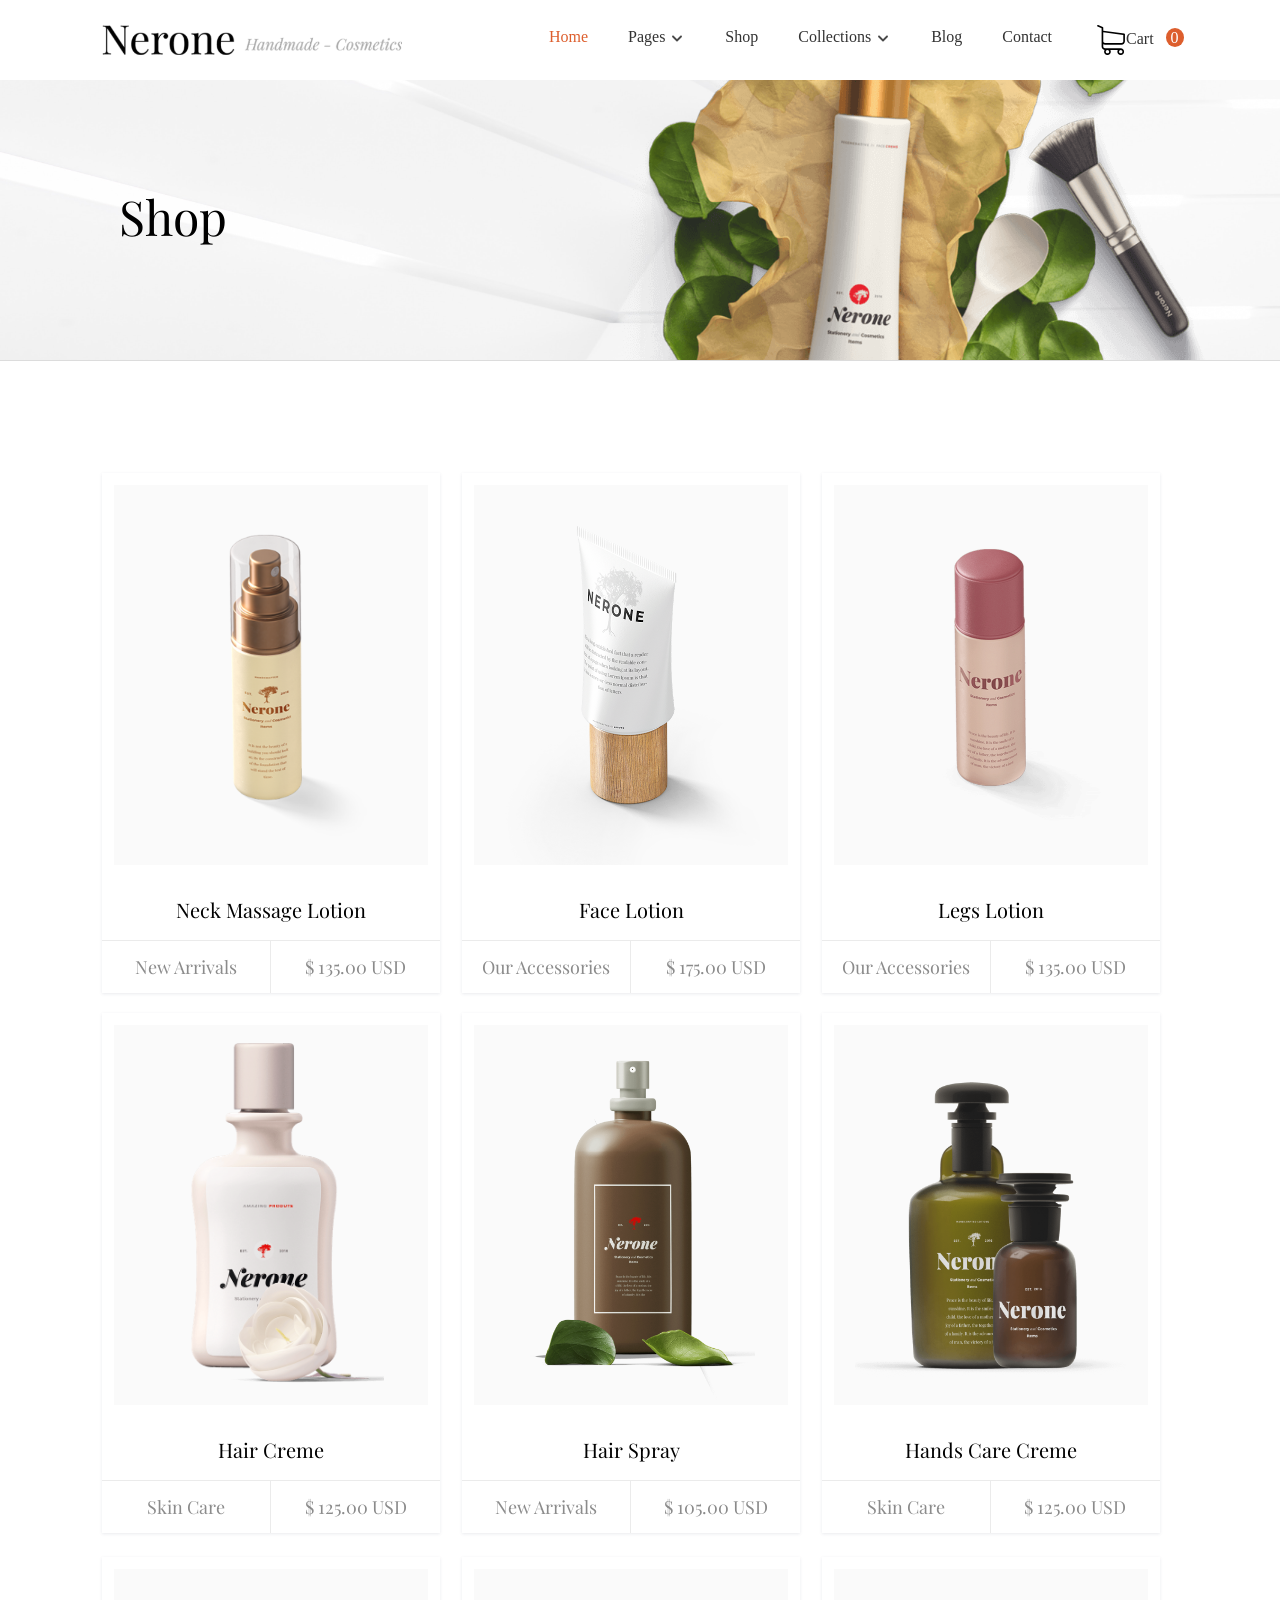
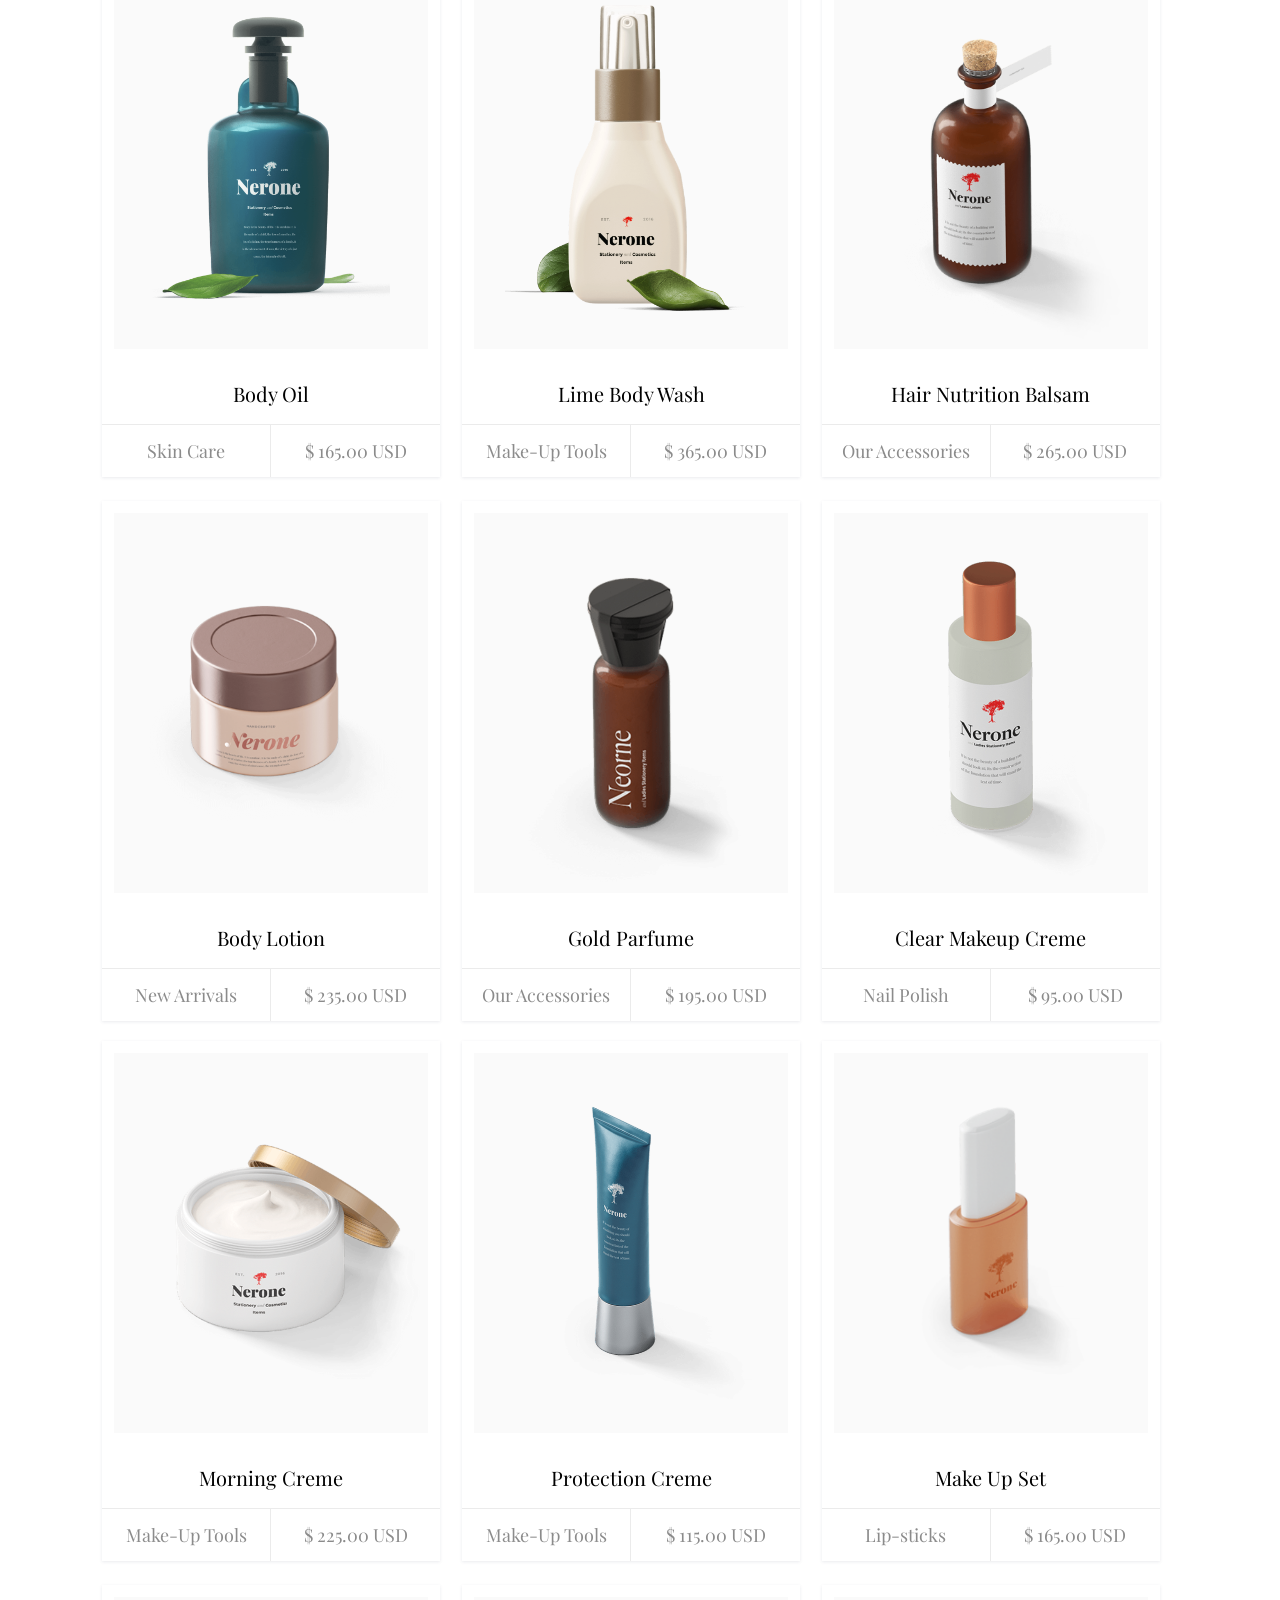
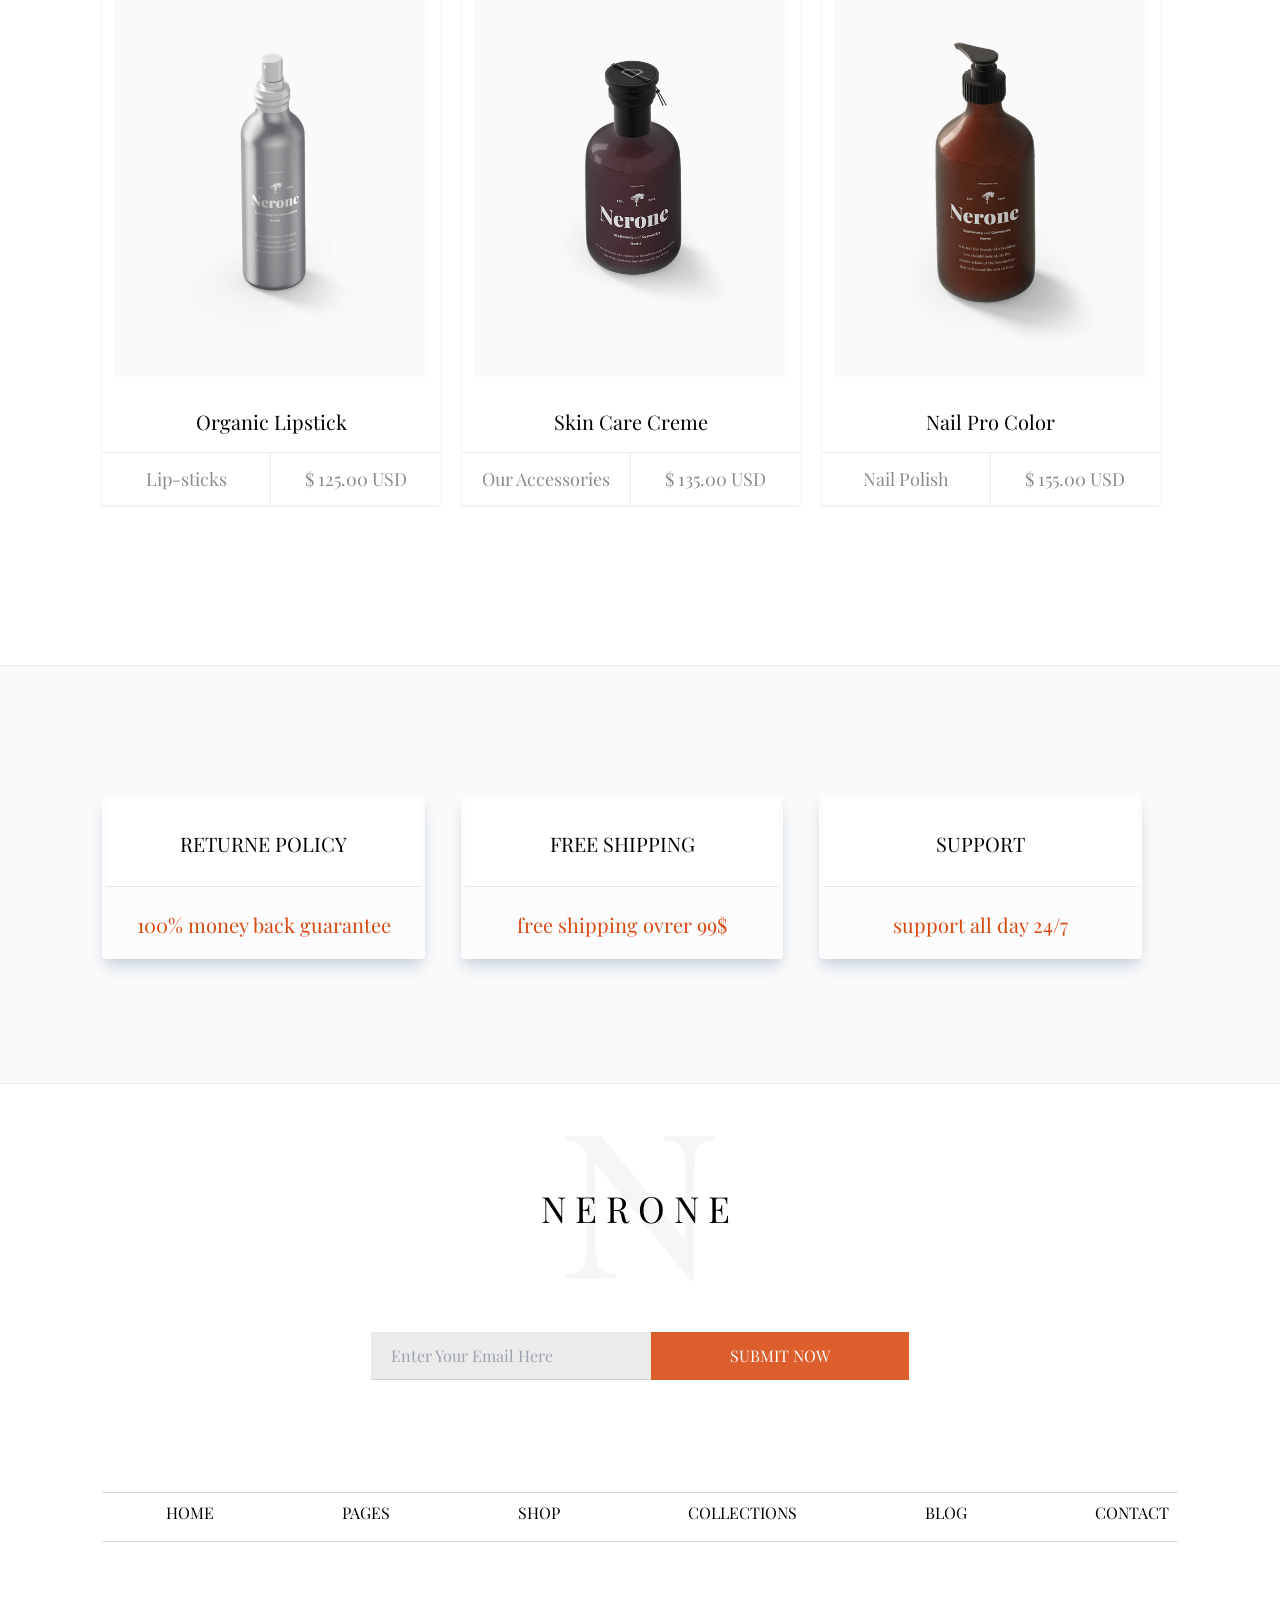
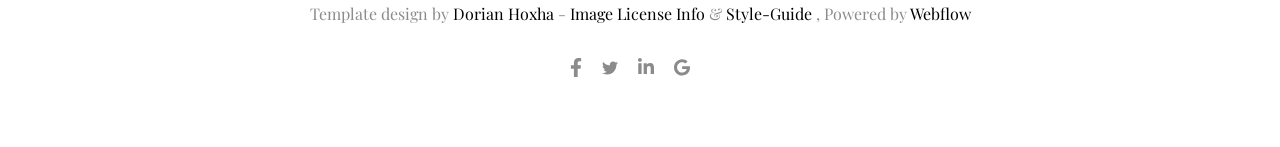
<file: SiteDeSoinsDeLaPeau/docs/Shop.html>
<!DOCTYPE html>
<html lang="en">
<head>
    <meta charset="UTF-8">
    <meta http-equiv="X-UA-Compatible" content="IE=edge">
    <meta name="viewport" content="width=device-width, initial-scale=1.0">
    <link rel="stylesheet" href="./styles/tailwindcss.css">
    <link rel="stylesheet" href="./styles/style.css">
    <!-- Google fonts -->
    <link rel="preconnect" href="https://fonts.gstatic.com" crossorigin>
    <link href="https://fonts.googleapis.com/css2?family=Playfair+Display+SC&family=Playfair+Display:ital,wght@0,400;0,500;1,400;1,500&display=swap" rel="stylesheet">
    <title>Nerone-template</title>
</head>
<style>
    #k{
        top: 20%;
    }
    #op{
        position: absolute;
        top: -12px;
        left: -12px;
        background-color: #dd5e2d;
        width: 18px;
        height: 19px;
        color: white;
        border-radius: 50%;
        display: flex;
        align-items: center;
        justify-content: center;
    }
</style>
<body>
    <!-- Start Section 1 -->
    <section class="bg-white fixed top-0 left-0 right-0 w-full z-50 ">
        <header class="container py-[28px] md:py-[10px] flex items-center justify-between">
                       <img src="./images/brand.png" class="logo w-[300px] " alt="">
                       <ul class="list hidden md:flex ml-auto">
                           <li><a href="index.html" class="px-5 text-primColor">Home</a></li>
                           <li><a href="#" class="px-5 hover:text-primColor">Pages <img src="./images/svgexport-1.png" class="md:hidden xl:inline" alt=""></a>
                            <ul>
                                <li><a href="About.html">About Us</a></li>
                                <li><a href="Licensing.html">Licensing</a></li>
                                <li><a href="StyleGuide.html">Style Guide</a></li>
                                <li><a href="#">Password</a></li>
                                <li><a href="#">404</a></li>
                                </ul>
                            </li>   
                     
                           <li><a href="Shop.html" class="px-5 hover:text-primColor">Shop</a></li>
                           <li><a href="#" class="px-5 hover:text-primColor">Collections <img src="./images/svgexport-1.png" class="md:hidden xl:inline" alt=""></a>
                            <ul>
                                <li><a href="BestSeller.html">Best Seller</a></li>
                                <li><a href="LastActs.html">Last Acts</a></li>
                                <li><a href="TopRated.html">Top Rated</a></li>
                                <li><a href="RelatedProdutcs.html">Related Prod</a></li>
                                <li><a href="HotProducts.html">Hot Prod</a></li>
                                <li><a href="SalesOff.html">Sales Off</a></li>
                                </ul>
                            </li>   
                           <li><a href="Blog.html" target="_self" class="px-5 hover:text-primColor">Blog</a></li>
                           <li><a href="Contact.html" target="_self" class="px-5 hover:text-primColor">Contact</a></li>
                           <li class="flex items-center justify-center">
                            <div>
                            <a href="#" class="px-6 hover:text-primColor"><img src="./images/ranashopping.svg" class="w-[30px] hidden xl:inline" alt="" >Cart
                            </a>
                            </div> 
                            <div class="relative   inline-block">
                                <p id="op" class="absolute ">0</p>
                                </div>
                              <!-- <div class="relative  rounded-[50%] bg-[#ac1313] font-normal inline-block h-5 w-2 mx-auto">
                              <p class="absolute text-black top--4">0</p>
                              </div> -->
                            </li>
                       </ul> 
                       <div class="links">
                       <span class="icon">
                        <span class=""></span>
                        <span class=""></span>
                        <span class=""></span>
                        </span>
                      <ul class="">
                            <li><a href="index.html" class="hover:text-primColor">Home</a></li>
                            <li><a href="#" class="hover:text-primColor">Pages</a></li>
                            <li><a href="Shop.html" class="hover:text-primColor">Shop</a></li>
                            <li><a href="BestSeller.html" class="hover:text-primColor">Collections</a></li>
                            <li><a href="Blog.html" class="hover:text-primColor">Blog</a></li>
                            <li><a href="Contact.html" class="hover:text-primColor">Contact</a></li>
                        </ul>  
                    </div>
        </header>
        </section>
      
    <!-- End Section 1 -->

    <!-- Start Section 2 -->
    <section class="LstAct mt-24 md:mt-0 border border-solid border-[#ebebeb] md:border-0 font-playfair"> 
        <div class="container hidden md:block md:pt-28 md:pb-6">
            <p class="text-center md:text-left  text-5xl md:pt-20 md:pb-24 ">Shop</p>
        </div>
        <div class="container h-52  md:hidden">
            <p class="text-center  text-5xl pt-16 ">Shop</p>
        </div>
    </section>

    <!-- End Section 2 -->
     <!-- Start Section 3 -->
 <aside class=" pt-16 border-t border-solid border-[gainsboro] font-playfair">
     <section class="container grid grid-cols-1 md:grid-cols-3 gap-1 py-12">
 
         <main class="w-full md:w-[95%] mb-5 md:mb-0 bg-white" style=" box-shadow:0 1px 3px 0 rgb(82 91 115 / 12%) ;">
             <!-- there -->
             <main class="bg-white p-3" style="border:0.5px none #e6e6e6 ;">  
                 <a href="" class="w-full " style="border-bottom: 1px none #000;">
                     <div id="divs" class="bg-[#fafafa] ">
                         <img id="scalimg" src="./images/imgcard1.png" class="block w-auto h-[380px] mx-auto text-center" alt="">
                     </div>
                 </a>
             </main>
         
         
             <div style="border: 1px none #e0e0e0;  padding: 15px 0px 0px;  background-color: transparent;" class="relative z-50 mt-0 text-left">
                 <div class="">
                             <a class="text-center border-b hover:text-primColor border-b-bordergray text-xl block pt-1 pb-4" href="#">Neck Massage Lotion</a>
                             <main class="flex items-center flex-col md:flex-row  justify-around ">
                             <div class="mx-auto py-3 w-full md:w-1/2  text-gray hover:text-black  hover:bg-bgColor   md:border-r text-center  border-solid border-bordergray "><p><a href="#" class="text-lg">New Arrivals</a></p></div>
                 <div class="w-full md:w-1/2 mx-auto py-3 text-gray border-t  border-solid border-bordergray text-center md:border-0"><p class="text-lg">$ 135.00 USD</p></div>
                 </main>  
                 </div>
                 </div>
         </main>
         
         <main class="w-full md:w-[95%]  mb-5 md:mb-0 bg-white" style=" box-shadow:0 1px 3px 0 rgb(82 91 115 / 12%) ;">
             <!-- there -->
             <main class="bg-white p-3" style="border:0.5px none #e6e6e6 ;">  
                 <a href="" class="w-full " style="border-bottom: 1px none #000;">
                     <div id="divs" class="bg-[#fafafa] ">
                         <img id="scalimg" src="./images/imgcard3.png" class="block w-auto h-[380px] mx-auto text-center" alt="">
                     </div>
                 </a>
             </main>
         
         
             <div style="border: 1px none #e0e0e0;  padding: 15px 0px 0px;  background-color: transparent;" class="relative z-50 mt-0 text-left">
                 <div>
                             <a class="text-center border-b hover:text-primColor border-b-bordergray text-xl block pt-1 pb-4" href="#">Face Lotion</a>
                             <main class="flex items-center flex-col md:flex-row  justify-around ">
                             <div class="py-3 mx-auto w-full md:w-1/2  text-gray hover:text-black  hover:bg-bgColor   md:border-r text-center  border-solid border-bordergray "><p><a href="#" class="text-lg">Our Accessories</a></p></div>
                 <div class="w-full md:w-1/2 py-3 mx-auto text-gray border-t  border-solid border-bordergray text-center md:border-0"><p class="text-lg">$ 175.00 USD</p></div>
                 </main>  
                 </div>
                 </div>
         </main>
         
         <main class="w-full md:w-[95%]  mb-5 md:mb-0 bg-white" style=" box-shadow:0 1px 3px 0 rgb(82 91 115 / 12%) ;">
             <!-- there -->
             <main class="bg-white p-3" style="border:0.5px none #e6e6e6 ;">  
                 <a href="" class="w-full " style="border-bottom: 1px none #000;">
                     <div id="divs" class="bg-[#fafafa] ">
                         <img id="scalimg" src="./images/shoppro3.png" class="block w-auto h-[380px] mx-auto text-center" alt="">
                     </div>
                 </a>
             </main>
         
         
             <div style="border: 1px none #e0e0e0;  padding: 15px 0px 0px;  background-color: transparent;" class="relative z-50 mt-0 text-left">
                 <div>
                             <a class="text-center border-b hover:text-primColor border-b-bordergray text-xl block pt-1 pb-4" href="#">Legs Lotion </a>
                             <main class="flex items-center flex-col md:flex-row  justify-around ">
                             <div class="py-3 mx-auto w-full md:w-1/2  text-gray hover:text-black  hover:bg-bgColor   md:border-r text-center  border-solid border-bordergray "><p><a href="#" class="text-lg">Our Accessories</a></p></div>
                 <div class="w-full md:w-1/2 py-3 mx-auto text-gray border-t  border-solid border-bordergray text-center md:border-0"><p class="text-lg">$ 135.00 USD</p></div>
                 </main>  
                 </div>
                 </div>
         </main>
         
         </section>
         <section style="margin-top: -28px;" class=" container grid grid-cols-1 md:grid-cols-3 gap-1">
         
         
             <main class="w-full md:w-[95%] mb-5 bg-white " style=" box-shadow:0 1px 3px 0 rgb(82 91 115 / 12%) ;">
                 <!-- there -->
                 <main class="bg-white p-3" style="border:0.5px none #e6e6e6 ;">  
                     <a href="" class="w-full " style="border-bottom: 1px none #000;">
                         <div id="divs" class="bg-[#fafafa] ">
                             <img id="scalimg" src="./images/product2.png" class="block w-auto h-[380px] mx-auto text-center" alt="">
                         </div>
                     </a>
                 </main>
             
             
                 <div style="border: 1px none #e0e0e0;  padding: 15px 0px 0px;  background-color: transparent;" class="relative z-50 mt-0 text-left">
                     <div>
                                 <a class="text-center border-b hover:text-primColor border-b-bordergray text-xl block pt-1 pb-4" href="#">Hair Creme</a>
                                 <main class="flex items-center flex-col md:flex-row  justify-around ">
                                 <div class="mx-auto py-3 w-full md:w-1/2  text-gray hover:text-black  hover:bg-bgColor   md:border-r text-center  border-solid border-bordergray "><p><a href="#" class="text-lg">Skin Care </a></p></div>
                     <div class="w-full md:w-1/2 mx-auto py-3 text-gray border-t  border-solid border-bordergray text-center md:border-0"><p class="text-lg">$ 125.00 USD</p></div>
                     </main>  
                     </div>
                     </div>
             </main>
             
             <main class="w-full md:w-[95%] mb-5 bg-white" style=" box-shadow:0 1px 3px 0 rgb(82 91 115 / 12%) ;">
                 <!-- there -->
                 <main class="bg-white p-3" style="border:0.5px none #e6e6e6 ;">  
                     <a href="" class="w-full " style="border-bottom: 1px none #000;">
                         <div id="divs" class="bg-[#fafafa] ">
                             <img id="scalimg" src="./images/product1.png" class="block w-auto h-[380px] mx-auto text-center" alt="">
                         </div>
                     </a>
                 </main>
             
             
                 <div style="border: 1px none #e0e0e0;  padding: 15px 0px 0px;  background-color: transparent;" class="relative z-50 mt-0 text-left">
                     <div>
                                 <a class="text-center border-b hover:text-primColor border-b-bordergray text-xl block pt-1 pb-4" href="#">Hair Spray</a>
                                 <main class="flex items-center flex-col md:flex-row  justify-around ">
                                 <div class="mx-auto py-3 w-full md:w-1/2  text-gray hover:text-black  hover:bg-bgColor   md:border-r text-center  border-solid border-bordergray "><p><a href="#" class="text-lg">New Arrivals</a></p></div>
                     <div class="w-full md:w-1/2 mx-auto py-3 text-gray border-t  border-solid border-bordergray text-center md:border-0"><p class="text-lg">$ 105.00 USD</p></div>
                     </main>  
                     </div>
                     </div>
             </main>
             
             <main class="w-full md:w-[95%] mb-5 bg-white" style=" box-shadow:0 1px 3px 0 rgb(82 91 115 / 12%) ;">
                 <!-- there -->
                 <main class="bg-white p-3" style="border:0.5px none #e6e6e6 ;">  
                     <a href="" class="w-full " style="border-bottom: 1px none #000;">
                         <div id="divs" class="bg-[#fafafa] ">
                             <img id="scalimg" src="./images/product4.png" class="block w-auto h-[380px] mx-auto text-center" alt="">
                         </div>
                     </a>
                 </main>
             
             
                 <div style="border: 1px none #e0e0e0;  padding: 15px 0px 0px;  background-color: transparent;" class="relative z-50 mt-0 text-left">
                     <div>
                                 <a class="text-center border-b hover:text-primColor border-b-bordergray text-xl block pt-1 pb-4" href="#">Hands Care Creme</a>
                                 <main class="flex items-center flex-col md:flex-row  justify-around ">
                                 <div class="mx-auto py-3 w-full md:w-1/2  text-gray hover:text-black  hover:bg-bgColor   md:border-r text-center  border-solid border-bordergray "><p><a href="#" class="text-lg">Skin Care </a></p></div>
                     <div class="w-full md:w-1/2 mx-auto py-3 text-gray border-t  border-solid border-bordergray text-center md:border-0"><p class="text-lg">$ 125.00 USD</p></div>
                     </main>  
                     </div>
                     </div>
             </main>               
  
        

        <main class="w-full md:w-[95%] mb-5 md:mb-0 bg-white" style=" box-shadow:0 1px 3px 0 rgb(82 91 115 / 12%) ;">
            <!-- there -->
            <main class="bg-white p-3" style="border:0.5px none #e6e6e6 ;">  
                <a href="" class="w-full " style="border-bottom: 1px none #000;">
                    <div id="divs" class="bg-[#fafafa] ">
                        <img id="scalimg" src="./images/shoppro7.png" class="block w-auto h-[380px] mx-auto text-center" alt="">
                    </div>
                </a>
            </main>
        
        
            <div style="border: 1px none #e0e0e0;  padding: 15px 0px 0px;  background-color: transparent;" class="relative z-50 mt-0 text-left">
                <div class="">
                            <a class="text-center border-b hover:text-primColor border-b-bordergray text-xl block pt-1 pb-4" href="#">Body Oil</a>
                            <main class="flex items-center flex-col md:flex-row  justify-around ">
                            <div class="mx-auto py-3 w-full md:w-1/2  text-gray hover:text-black  hover:bg-bgColor   md:border-r text-center  border-solid border-bordergray "><p><a href="#" class="text-lg">Skin Care </a></p></div>
                <div class="w-full md:w-1/2 mx-auto py-3 text-gray border-t  border-solid border-bordergray text-center md:border-0"><p class="text-lg">$ 165.00 USD</p></div>
                </main>  
                </div>
                </div>
        </main>
        
        <main class="w-full md:w-[95%]  mb-5 md:mb-0 bg-white" style=" box-shadow:0 1px 3px 0 rgb(82 91 115 / 12%) ;">
            <!-- there -->
            <main class="bg-white p-3" style="border:0.5px none #e6e6e6 ;">  
                <a href="" class="w-full " style="border-bottom: 1px none #000;">
                    <div id="divs" class="bg-[#fafafa] ">
                        <img id="scalimg" src="./images/p4.png" class="block w-auto h-[380px] mx-auto text-center" alt="">
                    </div>
                </a>
            </main>
        
        
            <div style="border: 1px none #e0e0e0;  padding: 15px 0px 0px;  background-color: transparent;" class="relative z-50 mt-0 text-left">
                <div>
                            <a class="text-center border-b hover:text-primColor border-b-bordergray text-xl block pt-1 pb-4" href="#">Lime Body Wash</a>
                            <main class="flex items-center flex-col md:flex-row  justify-around ">
                            <div class="mx-auto py-3 w-full md:w-1/2  text-gray hover:text-black  hover:bg-bgColor   md:border-r text-center  border-solid border-bordergray "><p><a href="#" class="text-lg">Make-Up Tools</a></p></div>
                <div class="w-full md:w-1/2 mx-auto py-3 text-gray border-t  border-solid border-bordergray text-center md:border-0"><p class="text-lg">$ 365.00 USD</p></div>
                </main>  
                </div>
                </div>
        </main>


        <main class="w-full md:w-[95%]  mb-5 md:mb-0 bg-white" style=" box-shadow:0 1px 3px 0 rgb(82 91 115 / 12%) ;">
            <!-- there -->
            <main class="bg-white p-3" style="border:0.5px none #e6e6e6 ;">  
                <a href="" class="w-full " style="border-bottom: 1px none #000;">
                    <div id="divs" class="bg-[#fafafa] ">
                        <img id="scalimg" src="./images/5.png" class="block w-auto h-[380px] mx-auto text-center" alt="">
                    </div>
                </a>
            </main>
        
        
            <div style="border: 1px none #e0e0e0;  padding: 15px 0px 0px;  background-color: transparent;" class="relative z-50 mt-0 text-left">
                <div>
                            <a class="text-center border-b hover:text-primColor border-b-bordergray text-xl block pt-1 pb-4" href="#">Hair Nutrition Balsam</a>
                            <main class="flex items-center flex-col md:flex-row  justify-around ">
                            <div class="mx-auto py-3 w-full md:w-1/2  text-gray hover:text-black  hover:bg-bgColor   md:border-r text-center  border-solid border-bordergray "><p><a href="#" class="text-lg">Our Accessories</a></p></div>
                <div class="w-full md:w-1/2 mx-auto py-3 text-gray border-t  border-solid border-bordergray text-center md:border-0"><p class="text-lg">$ 265.00 USD</p></div>
                </main>  
                </div>
                </div>
        </main>


                   
        </section>
    </aside>


    <aside class="pb-40 font-playfair">
        <section class="container grid grid-cols-1 md:grid-cols-3 gap-1 pb-12 pt-6">
    
            <main class="w-full md:w-[95%] mb-5 md:mb-0 bg-white" style=" box-shadow:0 1px 3px 0 rgb(82 91 115 / 12%) ;">
                <!-- there -->
                <main class="bg-white p-3" style="border:0.5px none #e6e6e6 ;">  
                    <a href="" class="w-full " style="border-bottom: 1px none #000;">
                        <div id="divs" class="bg-[#fafafa] ">
                            <img id="scalimg" src="./images/imgcard6.png" class="block w-auto h-[380px] mx-auto text-center" alt="">
                        </div>
                    </a>
                </main>
            
            
                <div style="border: 1px none #e0e0e0;  padding: 15px 0px 0px;  background-color: transparent;" class="relative z-50 mt-0 text-left">
                    <div class="">
                                <a class="text-center border-b hover:text-primColor border-b-bordergray text-xl block pt-1 pb-4" href="#">Body Lotion</a>
                                <main class="flex items-center flex-col md:flex-row  justify-around ">
                                <div class="mx-auto py-3 w-full md:w-1/2  text-gray hover:text-black  hover:bg-bgColor   md:border-r text-center  border-solid border-bordergray "><p><a href="#" class="text-lg">New Arrivals</a></p></div>
                    <div class="w-full md:w-1/2 mx-auto py-3 text-gray border-t  border-solid border-bordergray text-center md:border-0"><p class="text-lg">$ 235.00 USD</p></div>
                    </main>  
                    </div>
                    </div>
            </main>
            
            <main class="w-full md:w-[95%]  mb-5 md:mb-0 bg-white" style=" box-shadow:0 1px 3px 0 rgb(82 91 115 / 12%) ;">
                <!-- there -->
                <main class="bg-white p-3" style="border:0.5px none #e6e6e6 ;">  
                    <a href="" class="w-full " style="border-bottom: 1px none #000;">
                        <div id="divs" class="bg-[#fafafa] ">
                            <img id="scalimg" src="./images/clas1.png" class="block w-auto h-[380px] mx-auto text-center" alt="">
                        </div>
                    </a>
                </main>
            
            
                <div style="border: 1px none #e0e0e0;  padding: 15px 0px 0px;  background-color: transparent;" class="relative z-50 mt-0 text-left">
                    <div>
                                <a class="text-center border-b hover:text-primColor border-b-bordergray text-xl block pt-1 pb-4" href="#">Gold Parfume </a>
                                <main class="flex items-center flex-col md:flex-row  justify-around ">
                                <div class="mx-auto py-3 w-full md:w-1/2  text-gray hover:text-black  hover:bg-bgColor   md:border-r text-center  border-solid border-bordergray "><p><a href="#" class="text-lg">Our Accessories</a></p></div>
                    <div class="w-full md:w-1/2 mx-auto py-3 text-gray border-t  border-solid border-bordergray text-center md:border-0"><p class="text-lg">$ 195.00 USD</p></div>
                    </main>  
                    </div>
                    </div>
            </main>
            
            <main class="w-full md:w-[95%]  mb-5 md:mb-0 bg-white" style=" box-shadow:0 1px 3px 0 rgb(82 91 115 / 12%) ;">
                <!-- there -->
                <main class="bg-white p-3" style="border:0.5px none #e6e6e6 ;">  
                    <a href="" class="w-full " style="border-bottom: 1px none #000;">
                        <div id="divs" class="bg-[#fafafa] ">
                            <img id="scalimg" src="./images/clas2.png" class="block w-auto h-[380px] mx-auto text-center" alt="">
                        </div>
                    </a>
                </main>
            
            
                <div style="border: 1px none #e0e0e0;  padding: 15px 0px 0px;  background-color: transparent;" class="relative z-50 mt-0 text-left">
                    <div>
                                <a class="text-center border-b hover:text-primColor border-b-bordergray text-xl block pt-1 pb-4" href="#">Clear Makeup Creme</a>
                                <main class="flex items-center flex-col md:flex-row  justify-around ">
                                <div class="mx-auto py-3 w-full md:w-1/2  text-gray hover:text-black  hover:bg-bgColor   md:border-r text-center  border-solid border-bordergray "><p><a href="#" class="text-lg">Nail Polish</a></p></div>
                    <div class="w-full md:w-1/2 mx-auto py-3 text-gray border-t  border-solid border-bordergray text-center md:border-0"><p class="text-lg">$ 95.00 USD</p></div>
                    </main>  
                    </div>
                    </div>
            </main>
            
            </section>
            <section style="margin-top: -28px;" class=" container grid grid-cols-1 md:grid-cols-3 gap-1">
            
            
                <main class="w-full md:w-[95%] mb-5 bg-white " style=" box-shadow:0 1px 3px 0 rgb(82 91 115 / 12%) ;">
                    <!-- there -->
                    <main class="bg-white p-3" style="border:0.5px none #e6e6e6 ;">  
                        <a href="" class="w-full " style="border-bottom: 1px none #000;">
                            <div id="divs" class="bg-[#fafafa] ">
                                <img id="scalimg" src="./images/clas3.png" class="block w-auto h-[380px] mx-auto text-center" alt="">
                            </div>
                        </a>
                    </main>
                
                
                    <div style="border: 1px none #e0e0e0;  padding: 15px 0px 0px;  background-color: transparent;" class="relative z-50 mt-0 text-left">
                        <div>
                                    <a class="text-center border-b hover:text-primColor border-b-bordergray text-xl block pt-1 pb-4" href="#">Morning Creme</a>
                                    <main class="flex items-center flex-col md:flex-row  justify-around ">
                                    <div class="mx-auto py-3 w-full md:w-1/2  text-gray hover:text-black  hover:bg-bgColor   md:border-r text-center  border-solid border-bordergray "><p><a href="#" class="text-lg">Make-Up Tools</a></p></div>
                        <div class="w-full md:w-1/2 mx-auto py-3 text-gray border-t  border-solid border-bordergray text-center md:border-0"><p class="text-lg">$ 225.00 USD</p></div>
                        </main>  
                        </div>
                        </div>
                </main>
                
                <main class="w-full md:w-[95%] mb-5 bg-white" style=" box-shadow:0 1px 3px 0 rgb(82 91 115 / 12%) ;">
                    <!-- there -->
                    <main class="bg-white p-3" style="border:0.5px none #e6e6e6 ;">  
                        <a href="" class="w-full " style="border-bottom: 1px none #000;">
                            <div id="divs" class="bg-[#fafafa] ">
                                <img id="scalimg" src="./images/clas4.png" class="block w-auto h-[380px] mx-auto text-center" alt="">
                            </div>
                        </a>
                    </main>
                
                
                    <div style="border: 1px none #e0e0e0;  padding: 15px 0px 0px;  background-color: transparent;" class="relative z-50 mt-0 text-left">
                        <div>
                                    <a class="text-center border-b hover:text-primColor border-b-bordergray text-xl block pt-1 pb-4" href="#">Protection Creme</a>
                                    <main class="flex items-center flex-col md:flex-row  justify-around ">
                                    <div class="mx-auto py-3 w-full md:w-1/2  text-gray hover:text-black  hover:bg-bgColor   md:border-r text-center  border-solid border-bordergray "><p><a href="#" class="text-lg">Make-Up Tools</a></p></div>
                        <div class="w-full md:w-1/2 mx-auto py-3 text-gray border-t  border-solid border-bordergray text-center md:border-0"><p class="text-lg">$ 115.00 USD</p></div>
                        </main>  
                        </div>
                        </div>
                </main>
                
                <main class="w-full md:w-[95%] mb-5 bg-white" style=" box-shadow:0 1px 3px 0 rgb(82 91 115 / 12%) ;">
                    <!-- there -->
                    <main class="bg-white p-3" style="border:0.5px none #e6e6e6 ;">  
                        <a href="" class="w-full " style="border-bottom: 1px none #000;">
                            <div id="divs" class="bg-[#fafafa] ">
                                <img id="scalimg" src="./images/clas5.png" class="block w-auto h-[380px] mx-auto text-center" alt="">
                            </div>
                        </a>
                    </main>
                
                
                    <div style="border: 1px none #e0e0e0;  padding: 15px 0px 0px;  background-color: transparent;" class="relative z-50 mt-0 text-left">
                        <div>
                                    <a class="text-center border-b hover:text-primColor border-b-bordergray text-xl block pt-1 pb-4" href="#">Make Up Set</a>
                                    <main class="flex items-center flex-col md:flex-row  justify-around ">
                                    <div class="mx-auto py-3 w-full md:w-1/2  text-gray hover:text-black  hover:bg-bgColor   md:border-r text-center  border-solid border-bordergray "><p><a href="#" class="text-lg">Lip-sticks</a></p></div>
                        <div class="w-full md:w-1/2 mx-auto py-3 text-gray border-t  border-solid border-bordergray text-center md:border-0"><p class="text-lg">$ 165.00 USD</p></div>
                        </main>  
                        </div>
                        </div>
                </main>               
     
           
   
           <main class="w-full md:w-[95%] mb-5 md:mb-0 bg-white" style=" box-shadow:0 1px 3px 0 rgb(82 91 115 / 12%) ;">
























               <!-- there -->
               <main class="bg-white p-3" style="border:0.5px none #e6e6e6 ;">  
                   <a href="" class="w-full " style="border-bottom: 1px none #000;">
                       <div id="divs" class="bg-[#fafafa] ">
                           <img id="scalimg" src="./images/clas6.png" class="block w-auto h-[380px] mx-auto text-center" alt="">
                       </div>
                   </a>
               </main>
           
           
               <div style="border: 1px none #e0e0e0;  padding: 15px 0px 0px;  background-color: transparent;" class="relative z-50 mt-0 text-left">
                   <div class="">
                               <a class="text-center border-b hover:text-primColor border-b-bordergray text-xl block pt-1 pb-4" href="#">Organic Lipstick </a>
                               <main class="flex items-center flex-col md:flex-row  justify-around ">
                               <div class="mx-auto py-3 w-full md:w-1/2  text-gray hover:text-black  hover:bg-bgColor   md:border-r text-center  border-solid border-bordergray "><p><a href="#" class="text-lg">Lip-sticks</a></p></div>
                   <div class="w-full md:w-1/2 mx-auto py-3 text-gray border-t  border-solid border-bordergray text-center md:border-0"><p class="text-lg">$ 125.00 USD</p></div>
                   </main>  
                   </div>
                   </div>
           </main>
           
           <main class="w-full md:w-[95%]  mb-5 md:mb-0 bg-white" style=" box-shadow:0 1px 3px 0 rgb(82 91 115 / 12%) ;">
               <!-- there -->
               <main class="bg-white p-3" style="border:0.5px none #e6e6e6 ;">  
                   <a href="" class="w-full " style="border-bottom: 1px none #000;">
                       <div id="divs" class="bg-[#fafafa] ">
                           <img id="scalimg" src="./images/clas7.png" class="block w-auto h-[380px] mx-auto text-center" alt="">
                       </div>
                   </a>
               </main>
           
           
               <div style="border: 1px none #e0e0e0;  padding: 15px 0px 0px;  background-color: transparent;" class="relative z-50 mt-0 text-left">
                   <div>
                               <a class="text-center border-b hover:text-primColor border-b-bordergray text-xl block pt-1 pb-4" href="#">Skin Care Creme</a>
                               <main class="flex items-center flex-col md:flex-row  justify-around ">
                               <div class="mx-auto py-3 w-full md:w-1/2  text-gray hover:text-black  hover:bg-bgColor   md:border-r text-center  border-solid border-bordergray "><p><a href="#" class="text-lg">Our Accessories</a></p></div>
                   <div class="w-full md:w-1/2 mx-auto py-3 text-gray border-t  border-solid border-bordergray text-center md:border-0"><p class="text-lg">$ 135.00 USD</p></div>
                   </main>  
                   </div>
                   </div>
           </main>
   
   
           <main class="w-full md:w-[95%]  mb-5 md:mb-0 bg-white" style=" box-shadow:0 1px 3px 0 rgb(82 91 115 / 12%) ;">
               <!-- there -->
               <main class="bg-white p-3" style="border:0.5px none #e6e6e6 ;">  
                   <a href="" class="w-full " style="border-bottom: 1px none #000;">
                       <div id="divs" class="bg-[#fafafa] ">
                           <img id="scalimg" src="./images/clas8.png" class="block w-auto h-[380px] mx-auto text-center" alt="">
                       </div>
                   </a>
               </main>
           
           
               <div style="border: 1px none #e0e0e0;  padding: 15px 0px 0px;  background-color: transparent;" class="relative z-50 mt-0 text-left">
                   <div>
                               <a class="text-center border-b hover:text-primColor border-b-bordergray text-xl block pt-1 pb-4" href="#">Nail Pro Color</a>
                               <main class="flex items-center flex-col md:flex-row  justify-around ">
                               <div class="mx-auto py-3 w-full md:w-1/2  text-gray hover:text-black  hover:bg-bgColor   md:border-r text-center  border-solid border-bordergray "><p><a href="#" class="text-lg">Nail Polish</a></p></div>
                   <div class="w-full md:w-1/2 mx-auto py-3 text-gray border-t  border-solid border-bordergray text-center md:border-0"><p class="text-lg">$ 155.00 USD</p></div>
                   </main>  
                   </div>
                   </div>
           </main>                 
           </section>
       </aside>
    <!-- End Section 3 -->

    <!-- Start Section 4 -->
<section class="border-y border-solid border-[#ebebeb] pt-32 pb-24  bg-bgColor font-playfair" >
       <div class=" container md:grid md:grid-cols-3  flex-wrap m-auto" >
        <div class="bg-white rounded shadow-slate-300 shadow-lg md:w-[90%]  w-full mb-7 border-4 border-gry ">
            <h4 class="p-4 text-center mt-4 text-xl">RETURNE POLICY</h4>
            
            <div class="bg-gry">
                <div class="h-[1px] w-full bg-slate-200 mt-3 "></div>
            <h6 class="p-4 text-center mt-2 text-xl text-regal-blue">100% money back guarantee</h6></div>
        </div>
        <div class="bg-white rounded shadow-slate-300 shadow-lg border-4 md:w-[90%] w-full mb-7 border-gry">
            <h4 class="p-4 text-center mt-4 text-xl">FREE SHIPPING</h4>
           
            <div class="bg-gry">
                <div class="h-[1px] w-full bg-slate-200 mt-3 "></div>
            <h6 class="p-4 text-center mt-2 text-xl text-regal-blue ">free shipping ovrer 99$</h6></div>

        </div>
        <div class="bg-white rounded shadow-slate-300 shadow-lg md:w-[90%]  w-full border-4 mb-7 border-gry">
            <h4 class="p-4 text-center mt-4 text-xl">SUPPORT</h4>
           
            <div class="bg-gry">
                <div class="h-[1px] w-full bg-slate-200 mt-3 "></div>
            <h6 class="p-4 text-center mt-2 text-xl text-regal-blue ">support all day 24/7</h6></div>
        </div>
    </div>
</section>
    <!-- End Section4 -->


       <!-- footer -->


<!-- 1 -->
<section class="font-playfair">
    <main class="container pt-6">
        <div class="py-20" id="bgfooter">
        <p class="text-4xl text-center" style="letter-spacing: 9px;">NERONE</p>
    </main>
    </section>
    <section class="container font-playfair">
    <form class="pt-6">
        <div class="flex flex-col md:flex-row justify-center items-center">
        <input type="email" class="h-12 px-5  outline-none w-full md:w-[26%] bg-bordergray border-b border-solid border-b-zinc-300  " placeholder="Enter Your Email Here">
        <button type="submit" class="text-white bg-primColor h-12 px-10 w-full md:w-[24%] ">SUBMIT NOW</button>
       </form>
        </div>
</section>

<!-- 2 -->
<section class="pt-28 pb-[60px] font-playfair">


    <div class="container mb-14 pt-2 pb-1 border-y border-solid border-[#dbd8d8] flex  flex-col md:flex-row ">
        <aside class="flex">
        <div class="px-12 pb-3 xl:px-16 "><a href="index.html">HOME</a></div>
        <div class="px-12 pb-3 xl:px-16 mx-auto md:mx-0 "><a href="Licensing.html" class="">PAGES</a></div>
         </aside>
         <aside class="flex">
        <div class="px-12 pb-3 xl:px-16 "><a href="Shop.html">SHOP</a></div>
        <div class="px-12 pb-3 xl:px-16 mx-auto md:mx-0"><a href="BestSeller.html">COLLECTIONS</a></div>
        </aside>
        <aside class="flex">
        <div class="px-12 pb-3 xl:px-16 "><a href="Blog.html">BLOG</a></div>
        <div class="px-12 pb-3 xl:px-16 mx-auto md:mx-0"><a href="Contact.html">CONTACT</a></div>
        </aside>
    </div>
    </main>
</section>
    <section class="container text-center pb-[70px] font-playfair">
        <p class="text-gray">Template design by <a href="#" class="text-black hover:text-primColor hover:border-primColor hover:border-b hover:border-solid">Dorian Hoxha</a> - <a href="#" class="text-black hover:text-primColor hover:border-primColor hover:border-b hover:border-solid">Image License Info </a> & <a href="#" class="text-black hover:text-primColor hover:border-primColor hover:border-b hover:border-solid">Style-Guide </a>, Powered by <a href="#" class="text-black hover:text-primColor hover:border-primColor hover:border-b hover:border-solid">Webflow</a></p>
        <div class="flex items-center justify-center mt-8">
        <p><a href="#"><svg class="w-3 mr-5 fill-gray hover:fill-black" xmlns="http://www.w3.org/2000/svg" viewBox="0 0 320 512"><path d="M279.14 288l14.22-92.66h-88.91v-60.13c0-25.35 12.42-50.06 52.24-50.06h40.42V6.26S260.43 0 225.36 0c-73.22 0-121.08 44.38-121.08 124.72v70.62H22.89V288h81.39v224h100.17V288z"/></svg></p>
        <p><a href="#"><svg class="w-4 mr-5 fill-gray hover:fill-black" xmlns="http://www.w3.org/2000/svg" viewBox="0 0 512 512"><path d="M459.37 151.716c.325 4.548.325 9.097.325 13.645 0 138.72-105.583 298.558-298.558 298.558-59.452 0-114.68-17.219-161.137-47.106 8.447.974 16.568 1.299 25.34 1.299 49.055 0 94.213-16.568 130.274-44.832-46.132-.975-84.792-31.188-98.112-72.772 6.498.974 12.995 1.624 19.818 1.624 9.421 0 18.843-1.3 27.614-3.573-48.081-9.747-84.143-51.98-84.143-102.985v-1.299c13.969 7.797 30.214 12.67 47.431 13.319-28.264-18.843-46.781-51.005-46.781-87.391 0-19.492 5.197-37.36 14.294-52.954 51.655 63.675 129.3 105.258 216.365 109.807-1.624-7.797-2.599-15.918-2.599-24.04 0-57.828 46.782-104.934 104.934-104.934 30.213 0 57.502 12.67 76.67 33.137 23.715-4.548 46.456-13.32 66.599-25.34-7.798 24.366-24.366 44.833-46.132 57.827 21.117-2.273 41.584-8.122 60.426-16.243-14.292 20.791-32.161 39.308-52.628 54.253z"/></svg></a></p>
        <p><a href="#"><svg class="w-4 mr-5 fill-gray hover:fill-black" xmlns="http://www.w3.org/2000/svg" viewBox="0 0 448 512"><path d="M100.28 448H7.4V148.9h92.88zM53.79 108.1C24.09 108.1 0 83.5 0 53.8a53.79 53.79 0 0 1 107.58 0c0 29.7-24.1 54.3-53.79 54.3zM447.9 448h-92.68V302.4c0-34.7-.7-79.2-48.29-79.2-48.29 0-55.69 37.7-55.69 76.7V448h-92.78V148.9h89.08v40.8h1.3c12.4-23.5 42.69-48.3 87.88-48.3 94 0 111.28 61.9 111.28 142.3V448z"/></svg></a></p>
        <p><a href="#"><svg class="w-4 mr-5 fill-gray hover:fill-black" xmlns="http://www.w3.org/2000/svg" viewBox="0 0 488 512"><path d="M488 261.8C488 403.3 391.1 504 248 504 110.8 504 0 393.2 0 256S110.8 8 248 8c66.8 0 123 24.5 166.3 64.9l-67.5 64.9C258.5 52.6 94.3 116.6 94.3 256c0 86.5 69.1 156.6 153.7 156.6 98.2 0 135-70.4 140.8-106.9H248v-85.3h236.1c2.3 12.7 3.9 24.9 3.9 41.4z"/></svg></a></p>
    </div>
    </section>

</body>
</file>
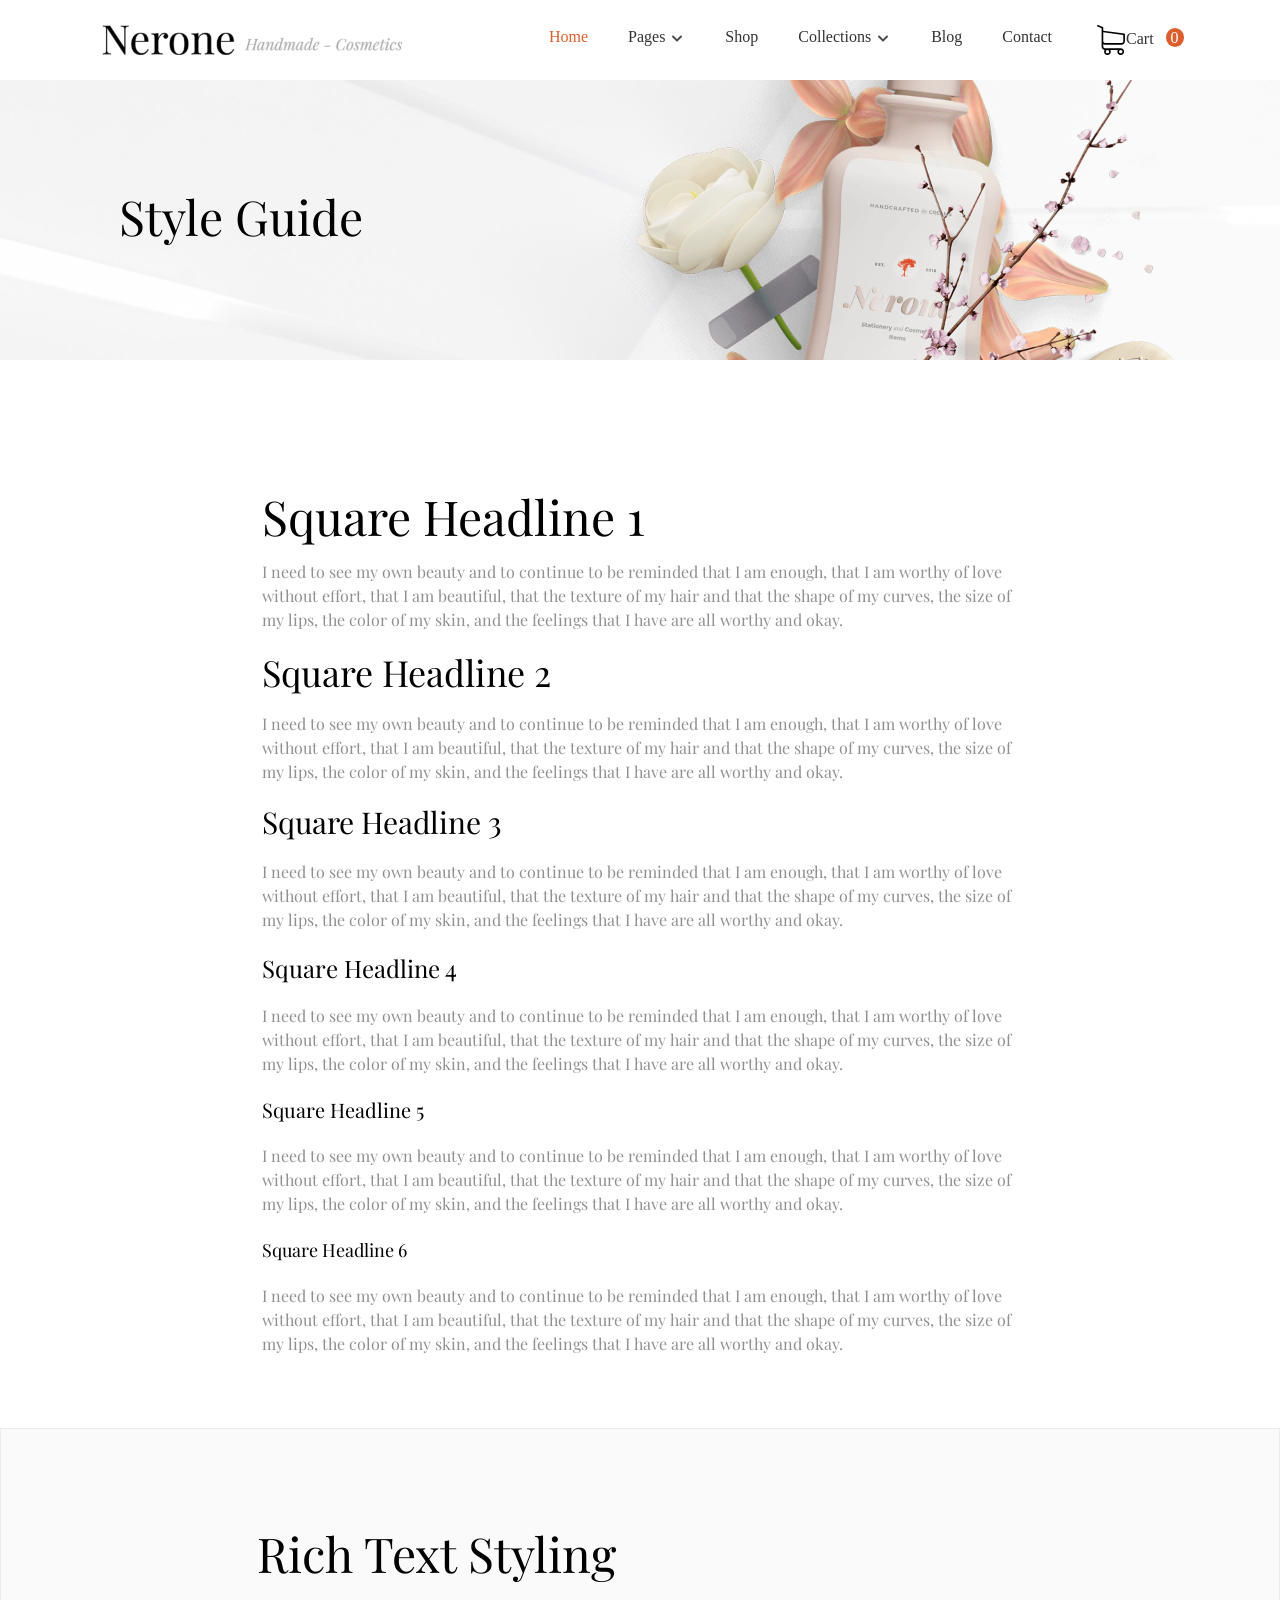
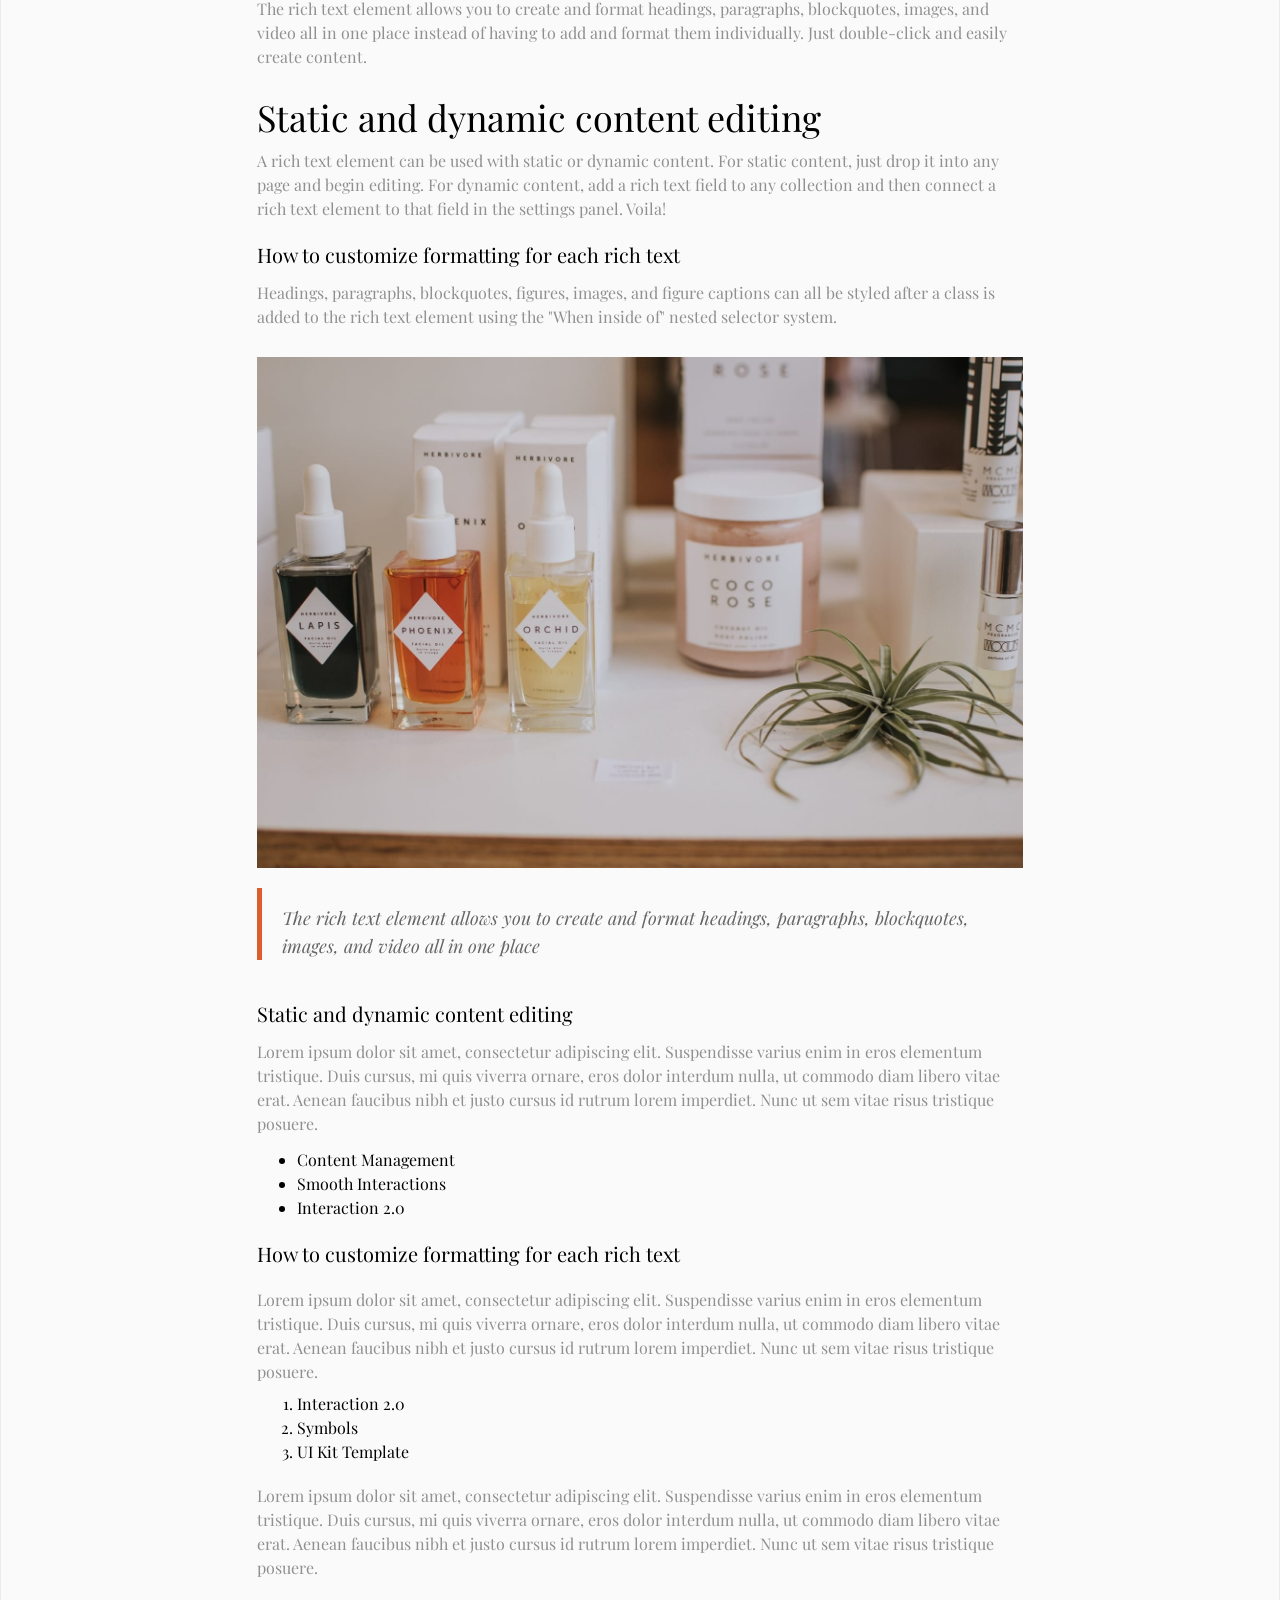
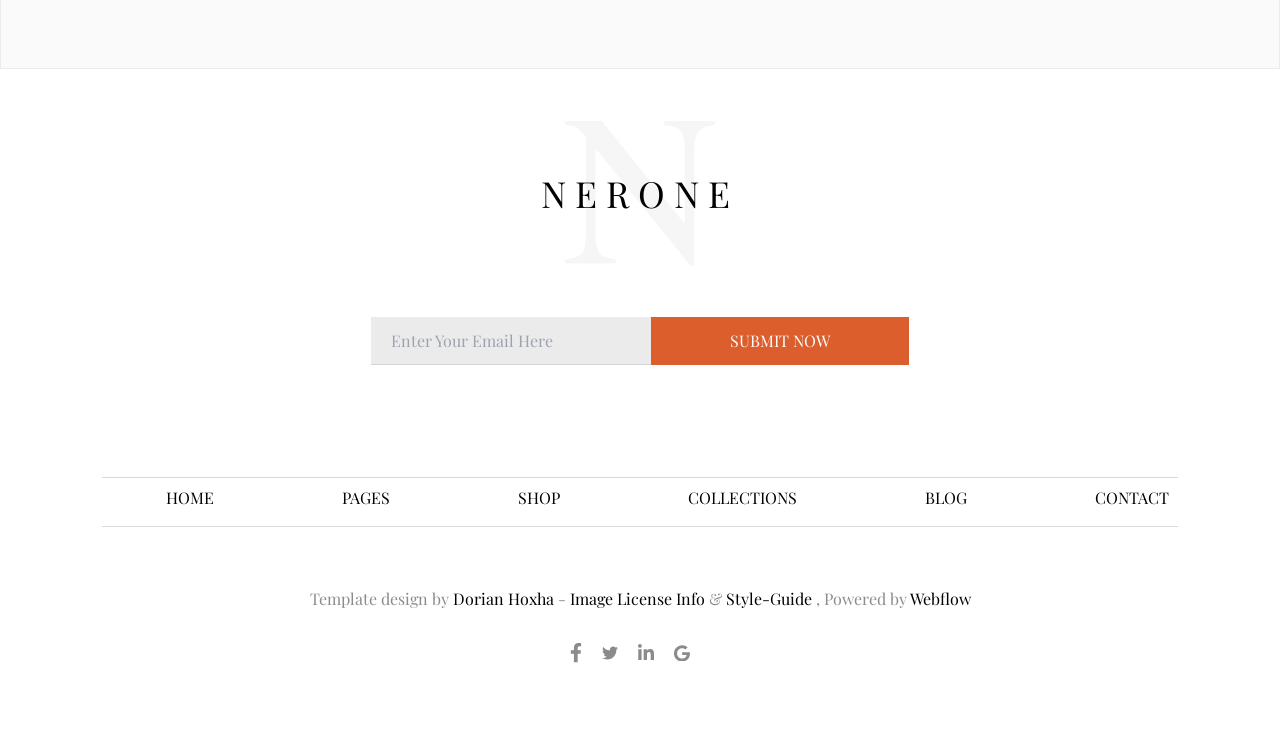
<file: SiteDeSoinsDeLaPeau/docs/StyleGuide.html>
<!DOCTYPE html>
<html lang="en">
    <head>
        <meta charset="UTF-8">
        <meta http-equiv="X-UA-Compatible" content="IE=edge">
        <meta name="viewport" content="width=device-width, initial-scale=1.0">
        <link rel="stylesheet" href="./styles/tailwindcss.css">
        <link rel="stylesheet" href="./styles/style.css">
        <link rel="stylesheet" href="https://cdn.jsdelivr.net/npm/swiper@8/swiper-bundle.min.css"/>
        <!-- Google fonts -->
        <link rel="preconnect" href="https://fonts.gstatic.com" crossorigin>
        <link href="https://fonts.googleapis.com/css2?family=Playfair+Display+SC&family=Playfair+Display:ital,wght@0,400;0,500;1,400;1,500&display=swap" rel="stylesheet">
        <title>Nerone-template</title>

 </head>
 <style>
    #k{
        top: 20%;
    }
    #op{
        position: absolute;
        top: -12px;
        left: -12px;
        background-color: #dd5e2d;
        width: 18px;
        height: 19px;
        color: white;
        border-radius: 50%;
        display: flex;
        align-items: center;
        justify-content: center;
    }
</style>
<body>
    <!-- Start Section 1 -->
    <section class="bg-white fixed top-0 left-0 right-0 w-full z-50 ">
        <header class="container py-[28px] md:py-[10px] flex items-center justify-between">
                       <img src="./images/brand.png" class="logo w-[300px] " alt="">
                       <ul class="list hidden md:flex ml-auto">
                           <li><a href="index.html" class="px-5 text-primColor">Home</a></li>
                           <li><a href="#" class="px-5 hover:text-primColor">Pages <img src="./images/svgexport-1.png" class="md:hidden xl:inline" alt=""></a>
                            <ul>
                                <li><a href="About.html">About Us</a></li>
                                <li><a href="Licensing.html">Licensing</a></li>
                                <li><a href="StyleGuide.html">Style Guide</a></li>
                                <li><a href="#">Password</a></li>
                                <li><a href="#">404</a></li>
                                </ul>
                            </li>   
                     
                           <li><a href="Shop.html" class="px-5 hover:text-primColor">Shop</a></li>
                           <li><a href="#" class="px-5 hover:text-primColor">Collections <img src="./images/svgexport-1.png" class="md:hidden xl:inline" alt=""></a>
                            <ul>
                                <li><a href="BestSeller.html">Best Seller</a></li>
                                <li><a href="LastActs.html">Last Acts</a></li>
                                <li><a href="TopRated.html">Top Rated</a></li>
                                <li><a href="RelatedProdutcs.html">Related Prod</a></li>
                                <li><a href="HotProducts.html">Hot Prod</a></li>
                                <li><a href="SalesOff.html">Sales Off</a></li>
                                </ul>
                            </li>   
                           <li><a href="Blog.html" target="_self" class="px-5 hover:text-primColor">Blog</a></li>
                           <li><a href="Contact.html" target="_self" class="px-5 hover:text-primColor">Contact</a></li>
                           <li class="flex items-center justify-center">
                            <div>
                            <a href="#" class="px-6 hover:text-primColor"><img src="./images/ranashopping.svg" class="w-[30px] hidden xl:inline" alt="" >Cart
                            </a>
                            </div> 
                            <div class="relative   inline-block">
                                <p id="op" class="absolute ">0</p>
                                </div>
                              <!-- <div class="relative  rounded-[50%] bg-[#ac1313] font-normal inline-block h-5 w-2 mx-auto">
                              <p class="absolute text-black top--4">0</p>
                              </div> -->
                            </li>
                       </ul> 
                       <div class="links">
                       <span class="icon">
                        <span class=""></span>
                        <span class=""></span>
                        <span class=""></span>
                        </span>
                      <ul class="">
                            <li><a href="index.html" class="hover:text-primColor">Home</a></li>
                            <li><a href="#" class="hover:text-primColor">Pages</a></li>
                            <li><a href="Shop.html" class="hover:text-primColor">Shop</a></li>
                            <li><a href="BestSeller.html" class="hover:text-primColor">Collections</a></li>
                            <li><a href="Blog.html" class="hover:text-primColor">Blog</a></li>
                            <li><a href="Contact.html" class="hover:text-primColor">Contact</a></li>
                        </ul>  
                    </div>
        </header>
        </section>
<!-- End Section 1 -->

    <section class="Hotpro mt-24 md:mt-0 border border-solid border-[#ebebeb] md:border-0 font-playfair"> 
        <div class="container hidden md:block md:pt-28 md:pb-6">
            <p class="text-center md:text-left  text-5xl md:pt-20 md:pb-24 ">Style Guide</p>
        </div>
        <div class="container h-52  md:hidden">
            <p class="text-center  text-5xl pt-16 ">Style Guide</p>
        </div>
    </section>

<main class="flex flex-col justify-center items-start w-[68%] xl:w-[59%]  md:w-[77%]  mx-auto mt-28 font-playfair">

    <div class=" font-playfair w-full">
        <h1 class="mb-5 text-5xl mt-5">Square Headline 1</h1>
        <p class="mb-2 text-[#909090] text-base  ">I need to see my own beauty and to continue to be reminded that I am enough, that I am worthy of love without effort, that I am beautiful, that the texture of my hair and that the shape of my curves, the size of my lips, the color of my skin, and the feelings that I have are all worthy and okay.</p>
        <h2 class="mb-5 text-4xl mt-5">Square Headline 2</h2>
        <p class="mb-2  text-[#909090] text-base  ">I need to see my own beauty and to continue to be reminded that I am enough, that I am worthy of love without effort, that I am beautiful, that the texture of my hair and that the shape of my curves, the size of my lips, the color of my skin, and the feelings that I have are all worthy and okay.</p>
        <h3 class="mb-5 text-3xl mt-5">Square Headline 3</h3>
        <p class="mb-2  text-[#909090] text-base  ">I need to see my own beauty and to continue to be reminded that I am enough, that I am worthy of love without effort, that I am beautiful, that the texture of my hair and that the shape of my curves, the size of my lips, the color of my skin, and the feelings that I have are all worthy and okay.</p>
        <h4 class="mb-5 text-2xl mt-5">Square Headline 4</h4>
        <p class="mb-2  text-[#909090] text-base  ">I need to see my own beauty and to continue to be reminded that I am enough, that I am worthy of love without effort, that I am beautiful, that the texture of my hair and that the shape of my curves, the size of my lips, the color of my skin, and the feelings that I have are all worthy and okay.</p>
        <h5 class="mb-5 text-xl mt-5">Square Headline 5</h5>
        <p class="mb-2  text-[#909090] text-base  ">I need to see my own beauty and to continue to be reminded that I am enough, that I am worthy of love without effort, that I am beautiful, that the texture of my hair and that the shape of my curves, the size of my lips, the color of my skin, and the feelings that I have are all worthy and okay.</p>
        <h6 class="mb-5 text-lg mt-5">Square Headline 6</h6>
        <p class="mb-2  text-[#909090] text-base ">I need to see my own beauty and to continue to be reminded that I am enough, that I am worthy of love without effort, that I am beautiful, that the texture of my hair and that the shape of my curves, the size of my lips, the color of my skin, and the feelings that I have are all worthy and okay.</p>
    </div>


</main>



<section class="bg-bgColor  mt-16 font-playfair pb-20  border border-solid border-bordergray ">
    <div class="flex flex-col justify-center items-start w-[71%] xl:w-[60%]  md:w-[77%] mx-auto">
<div class=" pt-20 w-full">
    <h2 class="text-5xl pt-5 pb-5">Rich Text Styling</h2>
    <p class="mb-2  text-[#909090] text-base  leading-6">The rich text element allows you to create and format headings, paragraphs, blockquotes, images, and video all in one place instead of having to add and format them individually. Just double-click and easily create content.</p>
<h3 class="text-4xl pt-5 pb-3">Static and dynamic content editing</h3>
<p class="mb-2  text-[#909090] text-base  leading-6">A rich text element can be used with static or dynamic content. For static content, just drop it into any page and begin editing. For dynamic content, add a rich text field to any collection and then connect a rich text element to that field in the settings panel. Voila!</p>
<h4 class="text-xl pt-3 pb-3">How to customize formatting for each rich text</h4>
<p class="mb-2  text-[#909090] text-base  leading-6">Headings, paragraphs, blockquotes, figures, images, and figure captions can all be styled after a class is added to the rich text element using the "When inside of" nested selector system.</p>
</div>
<div class="mt-5 w-full  mx-auto   "><img class="align-middle" src="./images/styleG.jpeg"></div>
<div class="w-full border-l-[5px] border-primColor  mt-5 mb-5 pt-4  text-[#666666] italic leading-7 text-lg bg-bgColor pl-5">The rich text element allows you to create and format headings, paragraphs, blockquotes, images, and video all in one place</div>

<div class="w-full">
    <h4 class=" text-xl pt-5 pb-3">Static and dynamic content editing</h4>
    <p class="text-[#909090]">Lorem ipsum dolor sit amet, consectetur adipiscing elit. Suspendisse varius enim in eros elementum tristique. Duis cursus, mi quis viverra ornare, eros dolor interdum nulla, ut commodo diam libero vitae erat. Aenean faucibus nibh et justo cursus id rutrum lorem imperdiet. Nunc ut sem vitae risus tristique posuere.</p>
    <ul class="ml-10 mt-3" style="list-style-type: initial">
        <li>Content Management</li>
        <li>Smooth Interactions</li>
        <li>Interaction 2.0</li>
    </ul>
    <h4 class="text-xl mb-5 mt-5">How to customize formatting for each rich text</h4>
    <p class="mb-2  text-[#909090] text-base  leading-6">Lorem ipsum dolor sit amet, consectetur adipiscing elit. Suspendisse varius enim in eros elementum tristique. Duis cursus, mi quis viverra ornare, eros dolor interdum nulla, ut commodo diam libero vitae erat. Aenean faucibus nibh et justo cursus id rutrum lorem imperdiet. Nunc ut sem vitae risus tristique posuere.</p>
    <ol style="list-style-type:decimal" class="ml-10">
        <li><p>Interaction 2.0</p></li>
        <li><p class="">Symbols</p></li>
      <li>  <p class="">UI Kit Template</p></li>
    </ol>
    <p class="mb-2  text-[#909090] text-base mt-5  leading-6">Lorem ipsum dolor sit amet, consectetur adipiscing elit. Suspendisse varius enim in eros elementum tristique. Duis cursus, mi quis viverra ornare, eros dolor interdum nulla, ut commodo diam libero vitae erat. Aenean faucibus nibh et justo cursus id rutrum lorem imperdiet. Nunc ut sem vitae risus tristique posuere.</p>
</div>

</div>
</section>
<!-- Footer -->
<section class="font-playfair">
    <main class="container pt-6">
        <div class="py-20" id="bgfooter">
        <p class="text-4xl text-center" style="letter-spacing: 9px;">NERONE</p>
    </main>
    </section>
    <section class="container font-playfair">
    <form class="pt-6">
        <div class="flex flex-col md:flex-row justify-center items-center">
        <input type="email" class="h-12 px-5  outline-none w-full md:w-[26%] bg-bordergray border-b border-solid border-b-zinc-300  " placeholder="Enter Your Email Here">
        <button type="submit" class="text-white bg-primColor h-12 px-10 w-full md:w-[24%] ">SUBMIT NOW</button>
       </form>
        </div>
</section>

<!-- 3 -->
<section class="pt-28 pb-[60px] font-playfair">


    <div class="container mb-14 pt-2 pb-1 border-y border-solid border-[#dbd8d8] flex  flex-col md:flex-row ">
        <aside class="flex">
        <div class="px-12 pb-3 xl:px-16 "><a href="index.html">HOME</a></div>
        <div class="px-12 pb-3 xl:px-16 mx-auto md:mx-0 "><a href="Licensing.html" class="">PAGES</a></div>
         </aside>
         <aside class="flex">
        <div class="px-12 pb-3 xl:px-16 "><a href="Shop.html">SHOP</a></div>
        <div class="px-12 pb-3 xl:px-16 mx-auto md:mx-0"><a href="BestSeller.html">COLLECTIONS</a></div>
        </aside>
        <aside class="flex">
        <div class="px-12 pb-3 xl:px-16 "><a href="Blog.html">BLOG</a></div>
        <div class="px-12 pb-3 xl:px-16 mx-auto md:mx-0"><a href="Contact.html">CONTACT</a></div>
        </aside>
    </div>
    </main>
</section>
    <section class="container text-center pb-[70px] font-playfair">
        <p class="text-gray">Template design by <a href="#" class="text-black hover:text-primColor hover:border-primColor hover:border-b hover:border-solid">Dorian Hoxha</a> - <a href="#" class="text-black hover:text-primColor hover:border-primColor hover:border-b hover:border-solid">Image License Info </a> & <a href="#" class="text-black hover:text-primColor hover:border-primColor hover:border-b hover:border-solid">Style-Guide </a>, Powered by <a href="#" class="text-black hover:text-primColor hover:border-primColor hover:border-b hover:border-solid">Webflow</a></p>
        <div class="flex items-center justify-center mt-8">
        <p><a href="#"><svg class="w-3 mr-5 fill-gray hover:fill-black" xmlns="http://www.w3.org/2000/svg" viewBox="0 0 320 512"><path d="M279.14 288l14.22-92.66h-88.91v-60.13c0-25.35 12.42-50.06 52.24-50.06h40.42V6.26S260.43 0 225.36 0c-73.22 0-121.08 44.38-121.08 124.72v70.62H22.89V288h81.39v224h100.17V288z"/></svg></p>
        <p><a href="#"><svg class="w-4 mr-5 fill-gray hover:fill-black" xmlns="http://www.w3.org/2000/svg" viewBox="0 0 512 512"><path d="M459.37 151.716c.325 4.548.325 9.097.325 13.645 0 138.72-105.583 298.558-298.558 298.558-59.452 0-114.68-17.219-161.137-47.106 8.447.974 16.568 1.299 25.34 1.299 49.055 0 94.213-16.568 130.274-44.832-46.132-.975-84.792-31.188-98.112-72.772 6.498.974 12.995 1.624 19.818 1.624 9.421 0 18.843-1.3 27.614-3.573-48.081-9.747-84.143-51.98-84.143-102.985v-1.299c13.969 7.797 30.214 12.67 47.431 13.319-28.264-18.843-46.781-51.005-46.781-87.391 0-19.492 5.197-37.36 14.294-52.954 51.655 63.675 129.3 105.258 216.365 109.807-1.624-7.797-2.599-15.918-2.599-24.04 0-57.828 46.782-104.934 104.934-104.934 30.213 0 57.502 12.67 76.67 33.137 23.715-4.548 46.456-13.32 66.599-25.34-7.798 24.366-24.366 44.833-46.132 57.827 21.117-2.273 41.584-8.122 60.426-16.243-14.292 20.791-32.161 39.308-52.628 54.253z"/></svg></a></p>
        <p><a href="#"><svg class="w-4 mr-5 fill-gray hover:fill-black" xmlns="http://www.w3.org/2000/svg" viewBox="0 0 448 512"><path d="M100.28 448H7.4V148.9h92.88zM53.79 108.1C24.09 108.1 0 83.5 0 53.8a53.79 53.79 0 0 1 107.58 0c0 29.7-24.1 54.3-53.79 54.3zM447.9 448h-92.68V302.4c0-34.7-.7-79.2-48.29-79.2-48.29 0-55.69 37.7-55.69 76.7V448h-92.78V148.9h89.08v40.8h1.3c12.4-23.5 42.69-48.3 87.88-48.3 94 0 111.28 61.9 111.28 142.3V448z"/></svg></a></p>
        <p><a href="#"><svg class="w-4 mr-5 fill-gray hover:fill-black" xmlns="http://www.w3.org/2000/svg" viewBox="0 0 488 512"><path d="M488 261.8C488 403.3 391.1 504 248 504 110.8 504 0 393.2 0 256S110.8 8 248 8c66.8 0 123 24.5 166.3 64.9l-67.5 64.9C258.5 52.6 94.3 116.6 94.3 256c0 86.5 69.1 156.6 153.7 156.6 98.2 0 135-70.4 140.8-106.9H248v-85.3h236.1c2.3 12.7 3.9 24.9 3.9 41.4z"/></svg></a></p>
    </div>
    </section>
 </body>
 </html>
    </body>
</html>
</file>
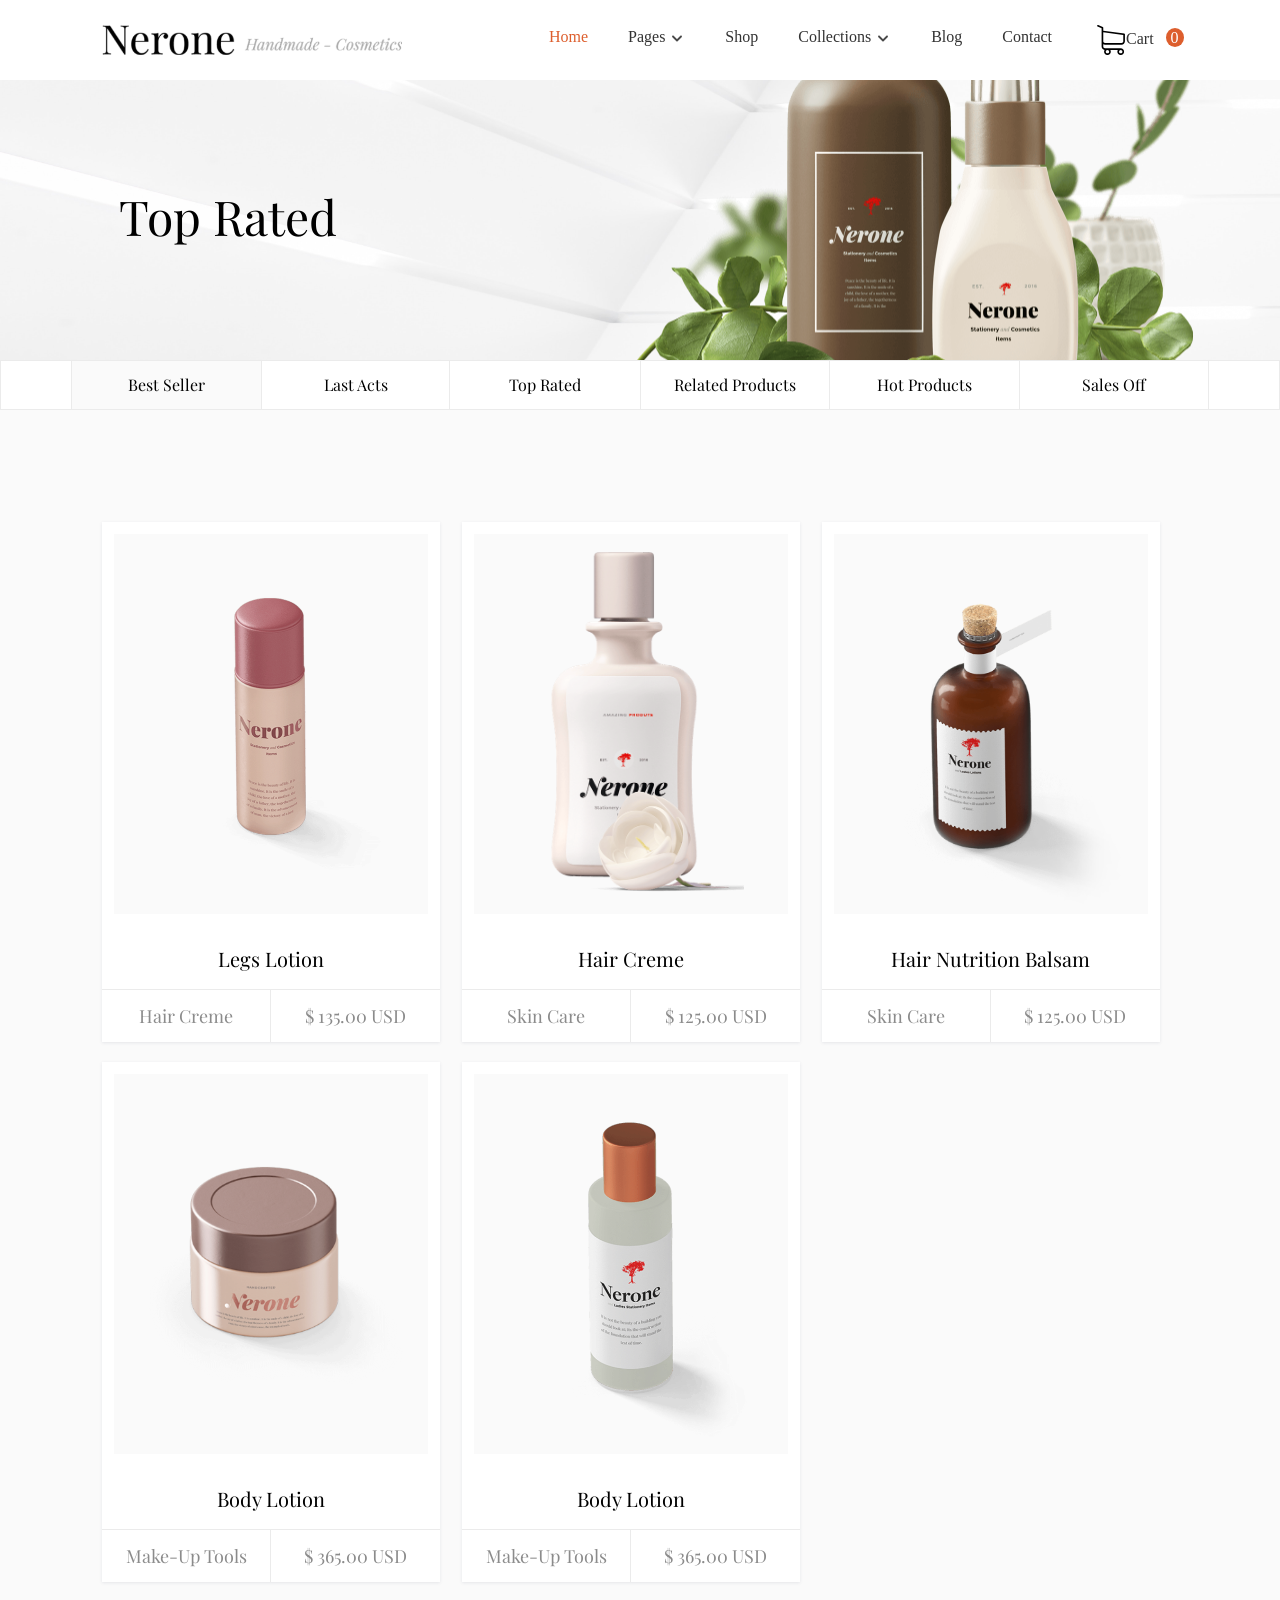
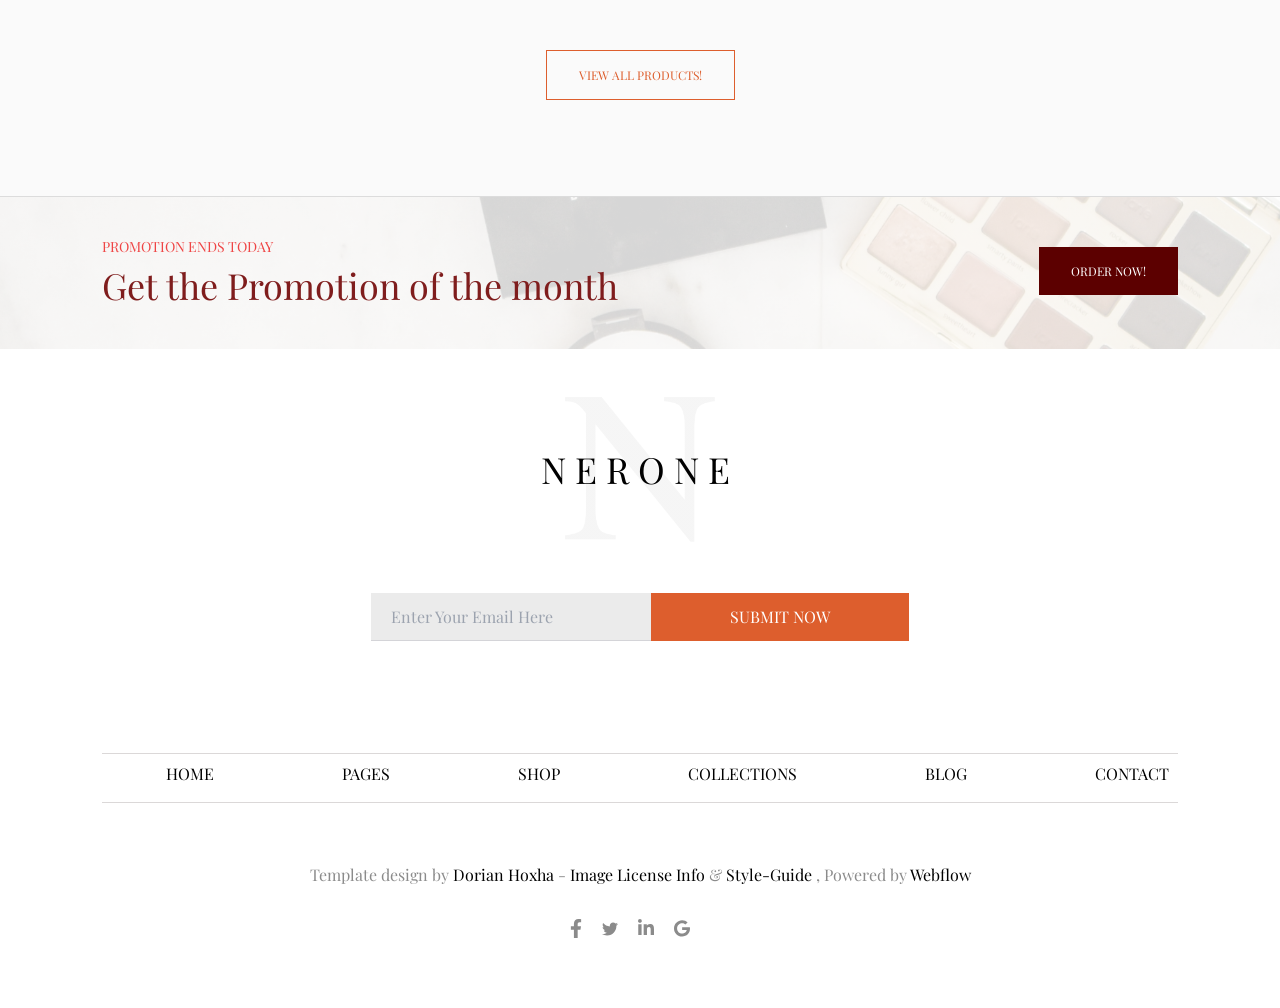
<file: SiteDeSoinsDeLaPeau/docs/TopRated.html>
<!DOCTYPE html>
<html lang="en">
<head>
    <meta charset="UTF-8">
    <meta http-equiv="X-UA-Compatible" content="IE=edge">
    <meta name="viewport" content="width=device-width, initial-scale=1.0">
    <link rel="stylesheet" href="./styles/tailwindcss.css">
    <link rel="stylesheet" href="./styles/style.css">
    <!-- Google fonts -->
    <link rel="preconnect" href="https://fonts.gstatic.com" crossorigin>
        <link href="https://fonts.googleapis.com/css2?family=Playfair+Display+SC&family=Playfair+Display:ital,wght@0,400;0,500;1,400;1,500&display=swap" rel="stylesheet">
        <title>Nerone-template</title>
</head>
<style>
    #k{
        top: 20%;
    }
    #op{
        position: absolute;
        top: -12px;
        left: -12px;
        background-color: #dd5e2d;
        width: 18px;
        height: 19px;
        color: white;
        border-radius: 50%;
        display: flex;
        align-items: center;
        justify-content: center;
    }
</style>
<body>
    <!-- Start Section 1 -->
    <section class="bg-white fixed top-0 left-0 right-0 w-full z-50 ">
        <header class="container py-[28px] md:py-[10px] flex items-center justify-between">
                       <img src="./images/brand.png" class="logo w-[300px] " alt="">
                       <ul class="list hidden md:flex ml-auto">
                           <li><a href="index.html" class="px-5 text-primColor">Home</a></li>
                           <li><a href="#" class="px-5 hover:text-primColor">Pages <img src="./images/svgexport-1.png" class="md:hidden xl:inline" alt=""></a>
                            <ul>
                                <li><a href="About.html">About Us</a></li>
                                <li><a href="Licensing.html">Licensing</a></li>
                                <li><a href="StyleGuide.html">Style Guide</a></li>
                                <li><a href="#">Password</a></li>
                                <li><a href="#">404</a></li>
                                </ul>
                            </li>   
                     
                           <li><a href="Shop.html" class="px-5 hover:text-primColor">Shop</a></li>
                           <li><a href="#" class="px-5 hover:text-primColor">Collections <img src="./images/svgexport-1.png" class="md:hidden xl:inline" alt=""></a>
                            <ul>
                                <li><a href="BestSeller.html">Best Seller</a></li>
                                <li><a href="LastActs.html">Last Acts</a></li>
                                <li><a href="TopRated.html">Top Rated</a></li>
                                <li><a href="RelatedProdutcs.html">Related Prod</a></li>
                                <li><a href="HotProducts.html">Hot Prod</a></li>
                                <li><a href="SalesOff.html">Sales Off</a></li>
                                </ul>
                            </li>   
                           <li><a href="Blog.html" target="_self" class="px-5 hover:text-primColor">Blog</a></li>
                           <li><a href="Contact.html" target="_self" class="px-5 hover:text-primColor">Contact</a></li>
                           <li class="flex items-center justify-center">
                            <div>
                            <a href="#" class="px-6 hover:text-primColor"><img src="./images/ranashopping.svg" class="w-[30px] hidden xl:inline" alt="" >Cart
                            </a>
                            </div> 
                            <div class="relative   inline-block">
                                <p id="op" class="absolute ">0</p>
                                </div>
                              <!-- <div class="relative  rounded-[50%] bg-[#ac1313] font-normal inline-block h-5 w-2 mx-auto">
                              <p class="absolute text-black top--4">0</p>
                              </div> -->
                            </li>
                       </ul> 
                       <div class="links">
                       <span class="icon">
                        <span class=""></span>
                        <span class=""></span>
                        <span class=""></span>
                        </span>
                      <ul class="">
                            <li><a href="index.html" class="hover:text-primColor">Home</a></li>
                            <li><a href="#" class="hover:text-primColor">Pages</a></li>
                            <li><a href="Shop.html" class="hover:text-primColor">Shop</a></li>
                            <li><a href="BestSeller.html" class="hover:text-primColor">Collections</a></li>
                            <li><a href="Blog.html" class="hover:text-primColor">Blog</a></li>
                            <li><a href="Contact.html" class="hover:text-primColor">Contact</a></li>
                        </ul>  
                    </div>
        </header>
        </section>
    <!-- End Section 1 -->

    <!-- Start Section 2 -->
    <section class="TopRated mt-24 md:mt-0 border border-solid border-[#ebebeb] md:border-0 font-playfair"> 
        <div class="container hidden md:block md:pt-28 md:pb-6">
            <p class="text-center md:text-left  text-5xl md:pt-20 md:pb-24  ">Top Rated</p>
        </div>
        <div class="container h-52  md:hidden">
            <p class="text-center  text-5xl pt-16 ">Top Rated</p>
        </div>
    </section>
    <aside class=" my-5 md:my-0 md:border border-solid border-[#ebebeb]  font-playfair">
    
            <main class="w-[90%]  md:w-full  xl:w-[89%] mx-auto  grid md:grid-cols-6  xl:grid-cols-6">
            <div class="w-[16,6%]   h-12 border-t md:border-t-0  border-x md:border-r-0 md:border-y-0 border-solid border-[#ebebeb]   bg-bgColor"><a href="#" class="pt-3 text-center block">Best Seller</a></div>
            <div class="w-[16,6%]    h-12 border-t border-x border-solid border-[#ebebeb] md:border-r md:border-y-0  hover:bg-bgColor"><a href="#" class="pt-3 text-center block">Last Acts</a></div>
            <div class="w-[16,6%]    h-12 border border-solid border-[#ebebeb] md:border-0 hover:bg-bgColor"><a href="#" class="pt-3 text-center block">Top Rated</a></div>
            <div class="w-[16,6%]  h-12 border-x  md:border-x border-solid border-[#ebebeb] hover:bg-bgColor"><a href="#" class="pt-3 text-center block">Related Products</a></div>
            <div class="w-[16,6%]   h-12  border-t border-x border-solid border-[#ebebeb] md:border-0 hover:bg-bgColor"><a href="#" class="pt-3 text-center block">Hot Products</a></div>
            <div class="w-[16,6%]   h-12 border  md:border-x md:border-y-0 border-solid border-[#ebebeb] hover:bg-bgColor"><a href="#" class="pt-3 text-center block">Sales Off</a></div>
            </main>
       
    </aside>
    <!-- End Section 2 -->

    <!-- Start Section 3 -->
    <aside class="bg-bgColor pt-16 pb-24  border-y md:border-y-0 md:border-b border-solid border-[gainsboro] font-playfair">
         <section class="container grid grid-cols-1 md:grid-cols-3 md:gap-1 py-12">
     
             <main class=" w-full md:w-[95%] mb-5 md:mb-0 bg-white" style=" box-shadow:0 1px 3px 0 rgb(82 91 115 / 12%) ;">
                 <!-- there -->
                 <main class="bg-white p-3" style="border:0.5px none #e6e6e6 ;">  
                     <a href="" class="w-full " style="border-bottom: 1px none #000;">
                         <div id="divs" class="bg-[#fafafa] ">
                             <img id="scalimg" src="./images/shoppro3.png" class="block w-auto h-[380px] mx-auto text-center" alt="">
                         </div>
                     </a>
                 </main>
             
             
                 <div style="border: 1px none #e0e0e0;  padding: 15px 0px 0px;  background-color: transparent;" class="relative z-50 mt-0 text-left">
                     <div class="">
                                 <a class="text-center border-b hover:text-primColor border-b-bordergray text-xl block pt-1 pb-4" href="#">Legs Lotion </a>
                                 <main class="flex items-center flex-col md:flex-row  justify-around ">
                                 <div class="py-3 mx-auto w-full md:w-1/2  text-gray hover:text-black  hover:bg-bgColor   md:border-r text-center  border-solid border-bordergray "><p><a href="#" class="text-lg">Hair Creme</a></p></div>
                     <div class="w-full md:w-1/2 py-3 mx-auto  text-gray border-t  border-solid border-bordergray text-center md:border-0"><p class="text-lg">$ 135.00 USD</p></div>
                     </main>  
                     </div>
                     </div>
             </main>
             
             <main class="w-full md:w-[95%]  mb-5 md:mb-0 bg-white" style=" box-shadow:0 1px 3px 0 rgb(82 91 115 / 12%) ;">
                 <!-- there -->
                 <main class="bg-white p-3" style="border:0.5px none #e6e6e6 ;">  
                     <a href="" class="w-full " style="border-bottom: 1px none #000;">
                         <div id="divs" class="bg-[#fafafa] ">
                             <img id="scalimg" src="./images/product2.png" class="block w-auto h-[380px] mx-auto text-center" alt="">
                         </div>
                     </a>
                 </main>
             
             
                 <div style="border: 1px none #e0e0e0;  padding: 15px 0px 0px;  background-color: transparent;" class="relative z-50 mt-0 text-left">
                     <div>
                                 <a class="text-center border-b hover:text-primColor border-b-bordergray text-xl block pt-1 pb-4" href="#">Hair Creme</a>
                                 <main class="flex items-center flex-col md:flex-row  justify-around ">
                                 <div class="py-3 mx-auto  w-full md:w-1/2  text-gray hover:text-black  hover:bg-bgColor   md:border-r text-center  border-solid border-bordergray "><p><a href="#" class="text-lg">Skin Care</a></p></div>
                     <div class="w-full md:w-1/2 py-3 mx-auto  text-gray border-t  border-solid border-bordergray text-center md:border-0"><p class="text-lg">$ 125.00 USD</p></div>
                     </main>  
                     </div>
                     </div>
             </main>
             
             <main class="w-full md:w-[95%]  mb-5 md:mb-0 bg-white" style=" box-shadow:0 1px 3px 0 rgb(82 91 115 / 12%) ;">
                 <!-- there -->
                 <main class="bg-white p-3" style="border:0.5px none #e6e6e6 ;">  
                     <a href="" class="w-full " style="border-bottom: 1px none #000;">
                         <div id="divs" class="bg-[#fafafa] ">
                             <img id="scalimg" src="./images/imgcard5.png" class="block w-auto h-[380px] mx-auto text-center" alt="">
                         </div>
                     </a>
                 </main>
             
             
                 <div style="border: 1px none #e0e0e0;  padding: 15px 0px 0px;  background-color: transparent;" class="relative z-50 mt-0 text-left">
                     <div>
                                 <a class="text-center border-b hover:text-primColor border-b-bordergray text-xl block pt-1 pb-4" href="#">Hair Nutrition Balsam</a>
                                 <main class="flex items-center flex-col md:flex-row  justify-around ">
                                 <div class="py-3 mx-auto  w-full md:w-1/2  text-gray hover:text-black  hover:bg-bgColor   md:border-r text-center  border-solid border-bordergray "><p><a href="#" class="text-lg">Skin Care</a></p></div>
                     <div class="w-full md:w-1/2 py-3 mx-auto  text-gray border-t  border-solid border-bordergray text-center md:border-0"><p class="text-lg">$ 125.00 USD</p></div>
                     </main>  
                     </div>
                     </div>
             </main>
             
             </section>
             <section style="margin-top: -28px;" class=" container grid grid-cols-1 md:grid-cols-3 gap-1">
             
             
                 <main class="w-full md:w-[95%] mb-5 bg-white " style=" box-shadow:0 1px 3px 0 rgb(82 91 115 / 12%) ;">
                     <!-- there -->
                     <main class="bg-white p-3" style="border:0.5px none #e6e6e6 ;">  
                         <a href="" class="w-full " style="border-bottom: 1px none #000;">
                             <div id="divs" class="bg-[#fafafa] ">
                                 <img id="scalimg" src="./images/imgcard6.png" class="block w-auto h-[380px] mx-auto text-center" alt="">
                             </div>
                         </a>
                     </main>
                 
                 
                     <div style="border: 1px none #e0e0e0;  padding: 15px 0px 0px;  background-color: transparent;" class="relative z-50 mt-0 text-left">
                         <div>
                                     <a class="text-center border-b hover:text-primColor border-b-bordergray text-xl block pt-1 pb-4" href="#">Body Lotion</a>
                                     <main class="flex items-center flex-col md:flex-row  justify-around ">
                                     <div class="py-3 mx-auto  w-full md:w-1/2  text-gray hover:text-black  hover:bg-bgColor   md:border-r text-center  border-solid border-bordergray "><p><a href="#" class="text-lg">Make-Up Tools</a></p></div>
                         <div class="w-full md:w-1/2 py-3 mx-auto  text-gray border-t  border-solid border-bordergray text-center md:border-0"><p class="text-lg">$ 365.00 USD</p></div>
                         </main>  
                         </div>
                         </div>
                 </main>   
                      
                 
            
                 <main class="w-full md:w-[95%] mb-5 bg-white " style=" box-shadow:0 1px 3px 0 rgb(82 91 115 / 12%) ;">
                    <!-- there -->
                    <main class="bg-white p-3" style="border:0.5px none #e6e6e6 ;">  
                        <a href="" class="w-full " style="border-bottom: 1px none #000;">
                            <div id="divs" class="bg-[#fafafa] ">
                                <img id="scalimg" src="./images/p6.png" class="block w-auto h-[380px] mx-auto text-center" alt="">
                            </div>
                        </a>
                    </main>
                
                
                    <div style="border: 1px none #e0e0e0;  padding: 15px 0px 0px;  background-color: transparent;" class="relative z-50 mt-0 text-left">
                        <div>
                                    <a class="text-center border-b hover:text-primColor border-b-bordergray text-xl block pt-1 pb-4" href="#">Body Lotion</a>
                                    <main class="flex items-center flex-col md:flex-row  justify-around ">
                                    <div class="py-3 mx-auto  w-full md:w-1/2  text-gray hover:text-black  hover:bg-bgColor   md:border-r text-center  border-solid border-bordergray "><p><a href="#" class="text-lg">Make-Up Tools</a></p></div>
                        <div class="w-full md:w-1/2 py-3 mx-auto  text-gray border-t  border-solid border-bordergray text-center md:border-0"><p class="text-lg">$ 365.00 USD</p></div>
                        </main>  
                        </div>
                        </div>
                </main>   
             </section>
             <div class=" flex items-center justify-center pt-12">
                 <a href="" class=" inline-block  text-primColor border border-solid border-[#dd5e2d] py-4 px-8 text-xs hover:bg-[#dd5e2d] hover:text-white hover:duration-1000" id="bottom">VIEW ALL PRODUCTS!</a>
                 </div> 
         </aside>
             
    <!-- End Section 3 -->
    <!-- Start Section 4 -->
    <section id="MakeUp" class=" border-1 border-gray-400 md:pb-11 leading-6 py-10  mb-5 font-playfair">
        <div class=" container flex flex-wrap md:flex-nowrap items-center md:justify-between  ">
            <div>
                <p class="mb-2 text-sm text-red-500 text-center md:text-left">PROMOTION ENDS TODAY</p>
                <h1 class="text-4xl text-red-900 w-[80%] md:w-full mx-auto md:mx-auto text-center md:text-left">Get the Promotion of the month</h1>
            </div>
            <div class="w-full md:w-1/2 text-center md:text-right my-auto pt-4 md:pt-0 ">
                <a href="" class=" inline-block     py-4 px-8 text-xs bg-[#5c0000] hover:bg-[#dd5e2d] text-white hover:duration-1000" id="">ORDER NOW!</a>
            </div>
        </div>
    </section>
    <!-- End Section 4 -->
        <!-- footer -->

    
    <!-- 2 -->
    <section>
        <main class="container font-playfair ">
            <div class="py-20" id="bgfooter">
            <p class="text-4xl text-center" style="letter-spacing: 9px;">NERONE</p>
        </main>
        </section>
        <section class="container font-playfair">
        <form class="pt-6">
            <div class="flex flex-col md:flex-row justify-center items-center">
            <input type="email" class="h-12 px-5  outline-none w-full md:w-[26%] bg-bordergray border-b border-solid border-b-zinc-300  " placeholder="Enter Your Email Here">
            <button type="submit" class="text-white bg-primColor h-12 px-10 w-full md:w-[24%] ">SUBMIT NOW</button>
           </form>
            </div>
    </section>
    
    <!-- 3 -->
    <section class="pt-28 pb-[60px] font-playfair">
    
    
        <div class="container mb-14 pt-2 pb-1 border-y border-solid border-[#dbd8d8] flex  flex-col md:flex-row ">
            <aside class="flex">
            <div class="px-12 pb-3 xl:px-16 "><a href="index.html">HOME</a></div>
            <div class="px-12 pb-3 xl:px-16 mx-auto md:mx-0 "><a href="Licensing.html" class="">PAGES</a></div>
             </aside>
             <aside class="flex">
            <div class="px-12 pb-3 xl:px-16 "><a href="Shop.html">SHOP</a></div>
            <div class="px-12 pb-3 xl:px-16 mx-auto md:mx-0"><a href="BestSeller.html">COLLECTIONS</a></div>
            </aside>
            <aside class="flex">
            <div class="px-12 pb-3 xl:px-16 "><a href="Blog.html">BLOG</a></div>
            <div class="px-12 pb-3 xl:px-16 mx-auto md:mx-0"><a href="Contact.html">CONTACT</a></div>
            </aside>
        </div>
        </main>
    </section>
        <section class="container text-center pb-[70px] font-playfair">
            <p class="text-gray">Template design by <a href="#" class="text-black hover:text-primColor hover:border-primColor hover:border-b hover:border-solid">Dorian Hoxha</a> - <a href="#" class="text-black hover:text-primColor hover:border-primColor hover:border-b hover:border-solid">Image License Info </a> & <a href="#" class="text-black hover:text-primColor hover:border-primColor hover:border-b hover:border-solid">Style-Guide </a>, Powered by <a href="#" class="text-black hover:text-primColor hover:border-primColor hover:border-b hover:border-solid">Webflow</a></p>
            <div class="flex items-center justify-center mt-8">
            <p><a href="#"><svg class="w-3 mr-5 fill-gray hover:fill-black" xmlns="http://www.w3.org/2000/svg" viewBox="0 0 320 512"><path d="M279.14 288l14.22-92.66h-88.91v-60.13c0-25.35 12.42-50.06 52.24-50.06h40.42V6.26S260.43 0 225.36 0c-73.22 0-121.08 44.38-121.08 124.72v70.62H22.89V288h81.39v224h100.17V288z"/></svg></p>
            <p><a href="#"><svg class="w-4 mr-5 fill-gray hover:fill-black" xmlns="http://www.w3.org/2000/svg" viewBox="0 0 512 512"><path d="M459.37 151.716c.325 4.548.325 9.097.325 13.645 0 138.72-105.583 298.558-298.558 298.558-59.452 0-114.68-17.219-161.137-47.106 8.447.974 16.568 1.299 25.34 1.299 49.055 0 94.213-16.568 130.274-44.832-46.132-.975-84.792-31.188-98.112-72.772 6.498.974 12.995 1.624 19.818 1.624 9.421 0 18.843-1.3 27.614-3.573-48.081-9.747-84.143-51.98-84.143-102.985v-1.299c13.969 7.797 30.214 12.67 47.431 13.319-28.264-18.843-46.781-51.005-46.781-87.391 0-19.492 5.197-37.36 14.294-52.954 51.655 63.675 129.3 105.258 216.365 109.807-1.624-7.797-2.599-15.918-2.599-24.04 0-57.828 46.782-104.934 104.934-104.934 30.213 0 57.502 12.67 76.67 33.137 23.715-4.548 46.456-13.32 66.599-25.34-7.798 24.366-24.366 44.833-46.132 57.827 21.117-2.273 41.584-8.122 60.426-16.243-14.292 20.791-32.161 39.308-52.628 54.253z"/></svg></a></p>
            <p><a href="#"><svg class="w-4 mr-5 fill-gray hover:fill-black" xmlns="http://www.w3.org/2000/svg" viewBox="0 0 448 512"><path d="M100.28 448H7.4V148.9h92.88zM53.79 108.1C24.09 108.1 0 83.5 0 53.8a53.79 53.79 0 0 1 107.58 0c0 29.7-24.1 54.3-53.79 54.3zM447.9 448h-92.68V302.4c0-34.7-.7-79.2-48.29-79.2-48.29 0-55.69 37.7-55.69 76.7V448h-92.78V148.9h89.08v40.8h1.3c12.4-23.5 42.69-48.3 87.88-48.3 94 0 111.28 61.9 111.28 142.3V448z"/></svg></a></p>
            <p><a href="#"><svg class="w-4 mr-5 fill-gray hover:fill-black" xmlns="http://www.w3.org/2000/svg" viewBox="0 0 488 512"><path d="M488 261.8C488 403.3 391.1 504 248 504 110.8 504 0 393.2 0 256S110.8 8 248 8c66.8 0 123 24.5 166.3 64.9l-67.5 64.9C258.5 52.6 94.3 116.6 94.3 256c0 86.5 69.1 156.6 153.7 156.6 98.2 0 135-70.4 140.8-106.9H248v-85.3h236.1c2.3 12.7 3.9 24.9 3.9 41.4z"/></svg></a></p>
        </div>
        </section>
    
</body>
</file>
<file: SiteDeSoinsDeLaPeau/docs/styles/style.css>
/* Basics */
*{
    box-sizing: border-box;
    margin: 0;
    padding: 0;
}
.container{
    width: 84%;
    max-width: 1200px;
    margin: 0 auto;
}
body{
     font-family: 'EB Garamond', serif;
}
#bgsection{
    /* filter: opacity(100%); */
    background-image: url('../images/girl.jpg');
    background-position: center;
    background-size: cover;
    height: 100vh;
   /* -webkit-filter: opacity(100%); */
    

}

/* ------ */
/* Section 1 */

/* Animation */
#bottom:hover{
    transform: translate(0px,-6px);
    -webkit-transform: translate(0px,-6px);
    -moz-transform: translate(0px,-6px);
    -ms-transform: translate(0px,-6px);
    -o-transform: translate(0px,-6px);
}
#btn-line::after{
content: '';
width: 100%;
height: 1px;
background-color: #dd5e2d;
display: block;
margin: auto;
}
#btn-line:hover::after{
    background-color: black;
}

.rotatep{
    animation: movedown 1s linear 1;
    -webkit-animation: movedown 1s linear 1;
    animation-delay: 2s;
    visibility: hidden;
    animation-fill-mode: forwards;
}
@keyframes movedown{
    0%{
       transform: translateY(-17px) rotate(-90deg);
       -webkit-transform: translateY(-17px) rotate(-90deg);
       -moz-transform: translateY(-17px) rotate(-90deg);
       -ms-transform: translateY(-17px) rotate(-90deg);
       -o-transform: translateY(-17px) rotate(-90deg);
}
    100%{
        transform: translateY(0) rotate(-90deg) ;
        -webkit-transform: translateY(0) rotate(-90deg) ;
        -moz-transform: translateY(0) rotate(-90deg) ;
        -ms-transform: translateY(0) rotate(-90deg) ;
        -o-transform: translateY(0) rotate(-90deg) ;
        visibility: visible;
}
}

.arrow{
    animation: movedown1 1s linear 1;
    -webkit-animation: movedown1 1s linear 1;
    animation-delay: 2s;
    visibility: hidden;
    animation-fill-mode: forwards;
}
@keyframes movedown1{
    0%{
     transform: translateY(-17px);
     -webkit-transform: translateY(-17px);
     -moz-transform: translateY(-17px);
     -ms-transform: translateY(-17px);
     -o-transform: translateY(-17px);
}
    100%{
        transform: translateY(0);
        -webkit-transform: translateY(0);
        -moz-transform: translateY(0);
        -ms-transform: translateY(0);
        -o-transform: translateY(0);
        visibility: visible;
}
}

.content{
    animation: moveup 1s linear 1;
    -webkit-animation: moveup 1s linear 1;
    animation-delay: 2s;
    visibility: hidden;
    animation-fill-mode: forwards;
}
@keyframes moveup{
    0%{
   transform: translateY(20px);
   -webkit-transform: translateY(20px);
   -moz-transform: translateY(20px);
   -ms-transform: translateY(20px);
   -o-transform: translateY(20px);
}
    100%{
      transform: translateY(0);
      -webkit-transform: translateY(0);
      -moz-transform: translateY(0);
      -ms-transform: translateY(0);
      -o-transform: translateY(0);
      visibility: visible;
}
}

.scallimg{
    animation: zoomin 0.7s linear 1;
    -webkit-animation: zoomin 0.7s linear 1;
    animation-delay: 3s;
    visibility: hidden;
    animation-fill-mode: forwards;
}
@keyframes zoomin{ 
    0%{
   transform: scale(0.5);
   -webkit-transform: scale(0.5);
   -moz-transform: scale(0.5);
   -ms-transform: scale(0.5);
   -o-transform: scale(0.5);
}
    100%{
   transform: scale(1);
   -webkit-transform: scale(1);
   -moz-transform: scale(1);
   -ms-transform: scale(1);
   -o-transform: scale(1);
   visibility: visible;
}
}

.logo{
    animation: moveright 1s linear 1;
    -webkit-animation: moveright 1s linear 1;
    animation-delay: 1s;
    visibility: hidden;
    animation-fill-mode: forwards;
}
@keyframes moveright{
    0%{
        transform: translateX(-100px);
        -webkit-transform: translateX(-100px);
        -moz-transform: translateX(-100px);
        -ms-transform: translateX(-100px);
        -o-transform: translateX(-100px);
}
    100%{
        transform: translateX(0px);
        -webkit-transform: translateX(0px);
        -moz-transform: translateX(0px);
        -ms-transform: translateX(0px);
        -o-transform: translateX(0px);
        visibility: visible;
}
} 

 .list{
    animation: moveleft 1s linear 1;
    -webkit-animation: moveleft 1s linear 1;
    animation-delay: 1s;
    visibility: hidden;
    animation-fill-mode: forwards;
}
@keyframes moveleft{
    0%{
      transform: translateX(100px);
      -webkit-transform: translateX(100px);
      -moz-transform: translateX(100px);
      -ms-transform: translateX(100px);
      -o-transform: translateX(100px);
}
    100%{
        transform: translateX(0px);
        -webkit-transform: translateX(0px);
        -moz-transform: translateX(0px);
        -ms-transform: translateX(0px);
        -o-transform: translateX(0px);
        visibility: visible;
}
}
/* --------- */

/* list */
@media screen and (max-width:991px) {
    #bgsection{
    /* filter: opacity(50%);
    -webkit-filter: opacity(50%); */
     height: auto;
    min-height: 700px;
    padding-top: 0px;
    background-image: linear-gradient(180deg, hsla(0, 0%, 95.3%, 0.75), hsla(0, 0%, 95.3%, 0.75)), url(../images/girl.jpg), url(../images/opacity.jpg);
    background-position: 0px 0px, 100% 100%, 50% 0px;
    background-size: auto, cover, cover;
    background-repeat: repeat, no-repeat, no-repeat; 
    }
    header .links .icon{
        width: 30px;
        display: flex;
        flex-wrap: wrap;
        justify-content: flex-end;
    }
    header .links .icon span{
        background: #333;
        margin-bottom: 5px;
        height: 2px;
    }
    header  .links .icon span:first-child , header  .links .icon span:last-child{
        width:100%;
    }
    header  .links .icon span:nth-child(2){
        width:60%;
        transition: 0.8s;
        -webkit-transition: 0.8s;
        -moz-transition: 0.8s;
        -ms-transition: 0.8s;
        -o-transition: 0.8s;
    }
    header .links:hover .icon span:nth-child(2){
       width: 100%;
    }
}
/* ----------- */
 .links ul{
    background-color:white;
    position: absolute;
     top: 64%;
    margin: 0;
    padding: 0;
    right: 0;
    width: 100%;
    display: none;
}
.links:hover ul{
     display: block;
     z-index: 1;
}

 ul li a{
    display: block;
    color: #333;
    text-decoration: none;
    padding: 15px;
}
.links ul li:hover a{
     padding-left: 25px;
     transition: 0.3s;
     -webkit-transition: 0.3s;
     -moz-transition: 0.3s;
     -ms-transition: 0.3s;
     -o-transition: 0.3s;
}
.links ul li:not(:last-child){
     border-bottom: 1px solid #ddd;
}

/* ------------ */
header ul li{
        position: relative;
}
header ul li ul{
    display: none;
    position: absolute;
    left: 0;
    top: 65px;
    width: 120px;
    background-color: rgb(56, 55, 55);
 }
 header ul li ul li{
    width: 100%;
    
 }
 header ul li ul li a{
    color: white;
    border-bottom: 0.5px solid rgb(133, 130, 130);
 }
 header ul li ul li:hover a{
    background-color: rgb(39, 39, 39);
 }
 header ul li:hover ul{
    display: block;
 }
    /* -------- */
 
    /* Section2 */
#bgdiv{
    background-image: linear-gradient(180deg, hsla(0, 0%, 100%, 0.92), hsla(0, 0%, 100%, 0.92)), url(../images/nbig.png);
    background-position: 0px 0px, 50% 50%;
    background-size: auto, 300px;
    background-repeat: repeat, no-repeat;
    border-bottom: 1px solid gainsboro;
    
}
/* Section 3 */

/* section 5 */
@media screen and (max-width:786px) {
    .flexdiv{
       
        flex-direction: column;
        text-align: center;
    }

}
    .flexdiv{
        flex-wrap: nowrap;
    }
/* section 5 */
.linediv{ 
    content: "";
    display: block;
    margin: 0 auto;
    height: 1px;
    width: 240px;
    background-color: #e0dede;
 } 
@media screen and (min-width: 1200px) {
    .linediv{ 
       width: 240px;
    } 
}
 @media screen and (max-width: 1050px) {
    .linediv{ 
       width: 150px;
    } 
} 
@media screen and (max-width: 500px) {
    .linediv{ 
       width: 300px;
    } 
} 

#trans1{
    transition: all 0.3s 0s ease-in-out;
    -webkit-transition: all 0.3s 0s ease-in-out;
    -moz-transition: all 0.3s 0s ease-in-out;
    -ms-transition: all 0.3s 0s ease-in-out;
    -o-transition: all 0.3s 0s ease-in-out;
}
#bgfooter{
    background-image: linear-gradient(180deg, hsla(0, 0%, 100%, 0.86), hsla(0, 0%, 100%, 0.86)), url(../images/bgfooter.png);
    background-position: 0px 0px, 50% 50%;
    background-size: auto, 150px;
    background-repeat: repeat, no-repeat;
}
        
#trans1:hover{
        transform: translate(0px,-8px);
        -webkit-transform: translate(0px,-8px);
        -moz-transform: translate(0px,-8px);
        -ms-transform: translate(0px,-8px);
        -o-transform: translate(0px,-8px);
}
/* Section 10 */
.swiper-slide img{
    width: 150px;
    height: 150px;
    margin: 0 auto;
    object-fit: cover;
    border-radius: 50%;
    -webkit-border-radius: 50%;
    -moz-border-radius: 50%;
    -ms-border-radius: 50%;
    -o-border-radius: 50%;
}
/* Section 11 */
#trans2{
    transition: all 0.3s 0s ease-in-out;
    -webkit-transition: all 0.3s 0s ease-in-out;
    -moz-transition: all 0.3s 0s ease-in-out;
    -ms-transition: all 0.3s 0s ease-in-out;
    -o-transition: all 0.3s 0s ease-in-out;
}        
#trans2:hover{
        transform: translate(0px,-9px);
        -webkit-transform: translate(0px,-9px);
        -moz-transform: translate(0px,-9px);
        -ms-transform: translate(0px,-9px);
        -o-transform: translate(0px,-9px);
}


/* footer */
#div1{
    background-image: linear-gradient(180deg, rgba(255, 147, 63, 0.88), rgba(255, 147, 63, 0.88)), url(../images/formimage.png);
    background-position: 0px 0px, 50% 50%;
    background-size: auto, 500px;
    background-repeat: repeat, no-repeat;
}
#div2{
    background-image: linear-gradient(180deg, rgba(216, 72, 17, 0.9), rgba(216, 72, 17, 0.9)), url(../images/learnmore.png);
    background-position: 0px 0px, 50% 0%;
    background-size: auto, 500px;
    background-repeat: repeat, no-repeat;
}
#btn-line2::after{
    content: '';
    width: 100%;
    height: 1px;
    background-color: white;
    display: block;
    margin: auto;
    filter: opacity(0.4);
    -webkit-filter: opacity(0.4);
}
#btn-line2::after:hover{
    filter: opacity(1);
    -webkit-filter: opacity(1);
}

/* Contact */
#bginput{
    background-image: url(../images/yourname.png);
    background-repeat: no-repeat;
    background-position: 3%;
    background-size: 25px;
}
#bginput2{
    background-image: url(../images/youremail.png);
    background-repeat: no-repeat;
    background-position: 3%;
    background-size: 25px;
}
#bginput3{
    background-image: url(../images/massegeform.png);
    background-repeat: no-repeat;
    background-size: 25px;
}
#contactbg{
    position: absolute;
    top: 400px;
    bottom: 28px;
    background-image: url(../images/letsget.png);
    background-position: 50% 50%;
    background-size: contain;
    background-repeat: no-repeat;
}
/* Blog */
.bgheader{
    background-image: linear-gradient(180deg, hsla(0, 0%, 100%, 0.75), hsla(0, 0%, 100%, 0.75)), url(../images/shopobs.jpg);
    background-position: 0px 0px, 50% 50%;
    background-size: auto, cover;
}
.aboutimg{
    background-image: url(../images/mainproduct.png), linear-gradient(180deg, hsla(0, 0%, 100%, 0.84), hsla(0, 0%, 100%, 0.84)), url(../images/nbig.png);
    background-position: 50% 100%, 0px 0px, 50% 0px;
    background-size: contain, auto, 500px;
    background-repeat: no-repeat, repeat, no-repeat;
}
@media screen and (max-width: 450px) {
.aboutimg{
background-image: url(../images/mainproduct.png), linear-gradient(180deg, hsla(0, 0%, 100%, 0.87), hsla(0, 0%, 100%, 0.87)), url(../images/nbig.png);
    background-size: contain, auto, 260px;
}
}
/* six divs */
#scalimg{
    transition: 0.5s;
    -webkit-transition: 0.5s;
    -moz-transition: 0.5s;
    -ms-transition: 0.5s;
    -o-transition: 0.5s;
}
#divs:hover #scalimg {
    transform: scale(1.1);
    -webkit-transform: scale(1.1);
    -moz-transform: scale(1.1);
    -ms-transform: scale(1.1);
    -o-transform: scale(1.1);
}
/* Best Seller */
@media screen and (min-width: 1024px) {
.bstSel{
    padding-right: 20px;
    padding-left: 20px;
    background-image: url(../images/mainproduct.png), url(../images/BESTSeller.jpg);
    background-position: 90% 30%, 50% 50%;
    background-size: 600px, cover;
    background-repeat: no-repeat, repeat;
    background-attachment: scroll, scroll;
}
}

@media screen and (max-width: 450px) {
    .bstSel{
        padding-right: 20px;
        padding-left: 20px;
        background-image: url(../images/BESTSeller.jpg);
        background-position: 90% 30%, 50% 50%;
        background-size: 600px, cover;
        background-repeat: no-repeat, repeat;
        background-attachment: scroll, scroll;
    }
    }
    #MakeUp{
    background-image: linear-gradient(180deg, hsla(0, 0%, 100%, 0.84), hsla(0, 0%, 100%, 0.84)), url(../images/makeUp.jpg);
    background-position: 0px 0px, 50% -174px;
    background-size: auto, cover;
    background-repeat: repeat, repeat;
    }

    /* Last Acts */

    @media screen and (min-width: 1024px) {
        .LstAct{
            padding-right: 20px;
            padding-left: 20px;
            background-image: url(../images/LastAct.png), url(../images/BESTSeller.jpg);
            background-position: 90% 30%, 50% 50%;
            background-size: 600px, cover;
            background-repeat: no-repeat, repeat;
            background-attachment: scroll, scroll;
        }
        }
        
    @media screen and (max-width: 850px) {
            .LstAct{
           padding-right: 20px;
           padding-left: 20px;
           background-image:url(../images/BESTSeller.jpg);
           background-position: 90% 30%, 50% 50%;
           background-size: 600px, cover;
           background-repeat: no-repeat, repeat;
           background-attachment: scroll, scroll;    
    }
    }

    /* Top Rated */
    @media screen and (min-width: 1024px){
        .TopRated{
            padding-right: 20px;
            padding-left: 20px;
            background-image: url(../images/formimage.png), url(../images/BESTSeller.jpg);
            background-position: 90% 30%, 50% 50%;
            background-size: 600px, cover;
            background-repeat: no-repeat, repeat;
            background-attachment: scroll, scroll;
        }
        }
        
    @media screen and (max-width: 850px) {
            .TopRated{
           padding-right: 20px;
           padding-left: 20px;
           background-image:url(../images/BESTSeller.jpg);
           background-position: 90% 30%, 50% 50%;
           background-size: 600px, cover;
           background-repeat: no-repeat, repeat;
           background-attachment: scroll, scroll;    
    }
    }
    /* Hot Product */
    @media screen and (min-width: 1024px){
    .Hotpro{
        padding-right: 20px;
    padding-left: 20px;
    background-image: url(../images/learnmore.png), url(../images/BESTSeller.jpg);
    background-position: 90% 0%, 50% 50%;
    background-size: 600px, 2080px;
    background-repeat: no-repeat, repeat;
    background-attachment: fixed, scroll;
    }
}
@media screen and (max-width: 850px){
.Hotpro{
background-image: url(../images/BESTSeller.jpg);
    background-position: 50% 50%;
    background-size: 2080px;
    background-repeat: repeat;
    background-attachment: scroll;
}
}
    /* Licensing */
    @media screen and (min-width: 1024px){
    #bglen{
        background-image: linear-gradient(180deg, hsla(0, 0%, 100%, 0.63), hsla(0, 0%, 100%, 0.63)), url(../images/bglen.jpg);
    background-position: 0px 0px, 57% -137px;
    background-size: auto, cover;
    background-repeat: repeat, repeat;
    }
}
@media screen and (max-width: 450px) {
#bglen{
background-image: linear-gradient(180deg, hsla(0, 0%, 100%, 0.63), hsla(0, 0%, 100%, 0.63)), url(../images/bglen.jpg);
    background-position: 0px 0px, 57% -137px;
    background-size: auto, cover;
    background-repeat: repeat, repeat;
}
}
/* About */

.ManWomenT{
    background-position: 50% ;
    background-size: cover;
}
.man{
    background-image: url(../images/scarousel.jpg);
}
.women1{
    background-image: url(../images/cute2.jpg);
}
.man2{
    background-image: url(../images/cuteman.jpg);
}
.man3{
    background-image: url(../images/fcarousel.jpg);
}
</file>
<file: SiteDeSoinsDeLaPeau/docs/styles/tailwindcss.css>
/*
! tailwindcss v3.2.4 | MIT License | https://tailwindcss.com
*/

/*
1. Prevent padding and border from affecting element width. (https://github.com/mozdevs/cssremedy/issues/4)
2. Allow adding a border to an element by just adding a border-width. (https://github.com/tailwindcss/tailwindcss/pull/116)
*/

*,
::before,
::after {
  box-sizing: border-box;
  /* 1 */
  border-width: 0;
  /* 2 */
  border-style: solid;
  /* 2 */
  border-color: currentColor;
  /* 2 */
}

::before,
::after {
  --tw-content: '';
}

/*
1. Use a consistent sensible line-height in all browsers.
2. Prevent adjustments of font size after orientation changes in iOS.
3. Use a more readable tab size.
4. Use the user's configured `sans` font-family by default.
5. Use the user's configured `sans` font-feature-settings by default.
*/

html {
  line-height: 1.5;
  /* 1 */
  -webkit-text-size-adjust: 100%;
  /* 2 */
  -moz-tab-size: 4;
  /* 3 */
  -o-tab-size: 4;
     tab-size: 4;
  /* 3 */
  font-family: ui-sans-serif, system-ui, -apple-system, BlinkMacSystemFont, "Segoe UI", Roboto, "Helvetica Neue", Arial, "Noto Sans", sans-serif, "Apple Color Emoji", "Segoe UI Emoji", "Segoe UI Symbol", "Noto Color Emoji";
  /* 4 */
  font-feature-settings: normal;
  /* 5 */
}

/*
1. Remove the margin in all browsers.
2. Inherit line-height from `html` so users can set them as a class directly on the `html` element.
*/

body {
  margin: 0;
  /* 1 */
  line-height: inherit;
  /* 2 */
}

/*
1. Add the correct height in Firefox.
2. Correct the inheritance of border color in Firefox. (https://bugzilla.mozilla.org/show_bug.cgi?id=190655)
3. Ensure horizontal rules are visible by default.
*/

hr {
  height: 0;
  /* 1 */
  color: inherit;
  /* 2 */
  border-top-width: 1px;
  /* 3 */
}

/*
Add the correct text decoration in Chrome, Edge, and Safari.
*/

abbr:where([title]) {
  -webkit-text-decoration: underline dotted;
          text-decoration: underline dotted;
}

/*
Remove the default font size and weight for headings.
*/

h1,
h2,
h3,
h4,
h5,
h6 {
  font-size: inherit;
  font-weight: inherit;
}

/*
Reset links to optimize for opt-in styling instead of opt-out.
*/

a {
  color: inherit;
  text-decoration: inherit;
}

/*
Add the correct font weight in Edge and Safari.
*/

b,
strong {
  font-weight: bolder;
}

/*
1. Use the user's configured `mono` font family by default.
2. Correct the odd `em` font sizing in all browsers.
*/

code,
kbd,
samp,
pre {
  font-family: ui-monospace, SFMono-Regular, Menlo, Monaco, Consolas, "Liberation Mono", "Courier New", monospace;
  /* 1 */
  font-size: 1em;
  /* 2 */
}

/*
Add the correct font size in all browsers.
*/

small {
  font-size: 80%;
}

/*
Prevent `sub` and `sup` elements from affecting the line height in all browsers.
*/

sub,
sup {
  font-size: 75%;
  line-height: 0;
  position: relative;
  vertical-align: baseline;
}

sub {
  bottom: -0.25em;
}

sup {
  top: -0.5em;
}

/*
1. Remove text indentation from table contents in Chrome and Safari. (https://bugs.chromium.org/p/chromium/issues/detail?id=999088, https://bugs.webkit.org/show_bug.cgi?id=201297)
2. Correct table border color inheritance in all Chrome and Safari. (https://bugs.chromium.org/p/chromium/issues/detail?id=935729, https://bugs.webkit.org/show_bug.cgi?id=195016)
3. Remove gaps between table borders by default.
*/

table {
  text-indent: 0;
  /* 1 */
  border-color: inherit;
  /* 2 */
  border-collapse: collapse;
  /* 3 */
}

/*
1. Change the font styles in all browsers.
2. Remove the margin in Firefox and Safari.
3. Remove default padding in all browsers.
*/

button,
input,
optgroup,
select,
textarea {
  font-family: inherit;
  /* 1 */
  font-size: 100%;
  /* 1 */
  font-weight: inherit;
  /* 1 */
  line-height: inherit;
  /* 1 */
  color: inherit;
  /* 1 */
  margin: 0;
  /* 2 */
  padding: 0;
  /* 3 */
}

/*
Remove the inheritance of text transform in Edge and Firefox.
*/

button,
select {
  text-transform: none;
}

/*
1. Correct the inability to style clickable types in iOS and Safari.
2. Remove default button styles.
*/

button,
[type='button'],
[type='reset'],
[type='submit'] {
  -webkit-appearance: button;
  /* 1 */
  background-color: transparent;
  /* 2 */
  background-image: none;
  /* 2 */
}

/*
Use the modern Firefox focus style for all focusable elements.
*/

:-moz-focusring {
  outline: auto;
}

/*
Remove the additional `:invalid` styles in Firefox. (https://github.com/mozilla/gecko-dev/blob/2f9eacd9d3d995c937b4251a5557d95d494c9be1/layout/style/res/forms.css#L728-L737)
*/

:-moz-ui-invalid {
  box-shadow: none;
}

/*
Add the correct vertical alignment in Chrome and Firefox.
*/

progress {
  vertical-align: baseline;
}

/*
Correct the cursor style of increment and decrement buttons in Safari.
*/

::-webkit-inner-spin-button,
::-webkit-outer-spin-button {
  height: auto;
}

/*
1. Correct the odd appearance in Chrome and Safari.
2. Correct the outline style in Safari.
*/

[type='search'] {
  -webkit-appearance: textfield;
  /* 1 */
  outline-offset: -2px;
  /* 2 */
}

/*
Remove the inner padding in Chrome and Safari on macOS.
*/

::-webkit-search-decoration {
  -webkit-appearance: none;
}

/*
1. Correct the inability to style clickable types in iOS and Safari.
2. Change font properties to `inherit` in Safari.
*/

::-webkit-file-upload-button {
  -webkit-appearance: button;
  /* 1 */
  font: inherit;
  /* 2 */
}

/*
Add the correct display in Chrome and Safari.
*/

summary {
  display: list-item;
}

/*
Removes the default spacing and border for appropriate elements.
*/

blockquote,
dl,
dd,
h1,
h2,
h3,
h4,
h5,
h6,
hr,
figure,
p,
pre {
  margin: 0;
}

fieldset {
  margin: 0;
  padding: 0;
}

legend {
  padding: 0;
}

ol,
ul,
menu {
  list-style: none;
  margin: 0;
  padding: 0;
}

/*
Prevent resizing textareas horizontally by default.
*/

textarea {
  resize: vertical;
}

/*
1. Reset the default placeholder opacity in Firefox. (https://github.com/tailwindlabs/tailwindcss/issues/3300)
2. Set the default placeholder color to the user's configured gray 400 color.
*/

input::-moz-placeholder, textarea::-moz-placeholder {
  opacity: 1;
  /* 1 */
  color: #9ca3af;
  /* 2 */
}

input::placeholder,
textarea::placeholder {
  opacity: 1;
  /* 1 */
  color: #9ca3af;
  /* 2 */
}

/*
Set the default cursor for buttons.
*/

button,
[role="button"] {
  cursor: pointer;
}

/*
Make sure disabled buttons don't get the pointer cursor.
*/

:disabled {
  cursor: default;
}

/*
1. Make replaced elements `display: block` by default. (https://github.com/mozdevs/cssremedy/issues/14)
2. Add `vertical-align: middle` to align replaced elements more sensibly by default. (https://github.com/jensimmons/cssremedy/issues/14#issuecomment-634934210)
   This can trigger a poorly considered lint error in some tools but is included by design.
*/

img,
svg,
video,
canvas,
audio,
iframe,
embed,
object {
  display: block;
  /* 1 */
  vertical-align: middle;
  /* 2 */
}

/*
Constrain images and videos to the parent width and preserve their intrinsic aspect ratio. (https://github.com/mozdevs/cssremedy/issues/14)
*/

img,
video {
  max-width: 100%;
  height: auto;
}

/* Make elements with the HTML hidden attribute stay hidden by default */

[hidden] {
  display: none;
}

*, ::before, ::after {
  --tw-border-spacing-x: 0;
  --tw-border-spacing-y: 0;
  --tw-translate-x: 0;
  --tw-translate-y: 0;
  --tw-rotate: 0;
  --tw-skew-x: 0;
  --tw-skew-y: 0;
  --tw-scale-x: 1;
  --tw-scale-y: 1;
  --tw-pan-x:  ;
  --tw-pan-y:  ;
  --tw-pinch-zoom:  ;
  --tw-scroll-snap-strictness: proximity;
  --tw-ordinal:  ;
  --tw-slashed-zero:  ;
  --tw-numeric-figure:  ;
  --tw-numeric-spacing:  ;
  --tw-numeric-fraction:  ;
  --tw-ring-inset:  ;
  --tw-ring-offset-width: 0px;
  --tw-ring-offset-color: #fff;
  --tw-ring-color: rgb(59 130 246 / 0.5);
  --tw-ring-offset-shadow: 0 0 #0000;
  --tw-ring-shadow: 0 0 #0000;
  --tw-shadow: 0 0 #0000;
  --tw-shadow-colored: 0 0 #0000;
  --tw-blur:  ;
  --tw-brightness:  ;
  --tw-contrast:  ;
  --tw-grayscale:  ;
  --tw-hue-rotate:  ;
  --tw-invert:  ;
  --tw-saturate:  ;
  --tw-sepia:  ;
  --tw-drop-shadow:  ;
  --tw-backdrop-blur:  ;
  --tw-backdrop-brightness:  ;
  --tw-backdrop-contrast:  ;
  --tw-backdrop-grayscale:  ;
  --tw-backdrop-hue-rotate:  ;
  --tw-backdrop-invert:  ;
  --tw-backdrop-opacity:  ;
  --tw-backdrop-saturate:  ;
  --tw-backdrop-sepia:  ;
}

::backdrop {
  --tw-border-spacing-x: 0;
  --tw-border-spacing-y: 0;
  --tw-translate-x: 0;
  --tw-translate-y: 0;
  --tw-rotate: 0;
  --tw-skew-x: 0;
  --tw-skew-y: 0;
  --tw-scale-x: 1;
  --tw-scale-y: 1;
  --tw-pan-x:  ;
  --tw-pan-y:  ;
  --tw-pinch-zoom:  ;
  --tw-scroll-snap-strictness: proximity;
  --tw-ordinal:  ;
  --tw-slashed-zero:  ;
  --tw-numeric-figure:  ;
  --tw-numeric-spacing:  ;
  --tw-numeric-fraction:  ;
  --tw-ring-inset:  ;
  --tw-ring-offset-width: 0px;
  --tw-ring-offset-color: #fff;
  --tw-ring-color: rgb(59 130 246 / 0.5);
  --tw-ring-offset-shadow: 0 0 #0000;
  --tw-ring-shadow: 0 0 #0000;
  --tw-shadow: 0 0 #0000;
  --tw-shadow-colored: 0 0 #0000;
  --tw-blur:  ;
  --tw-brightness:  ;
  --tw-contrast:  ;
  --tw-grayscale:  ;
  --tw-hue-rotate:  ;
  --tw-invert:  ;
  --tw-saturate:  ;
  --tw-sepia:  ;
  --tw-drop-shadow:  ;
  --tw-backdrop-blur:  ;
  --tw-backdrop-brightness:  ;
  --tw-backdrop-contrast:  ;
  --tw-backdrop-grayscale:  ;
  --tw-backdrop-hue-rotate:  ;
  --tw-backdrop-invert:  ;
  --tw-backdrop-opacity:  ;
  --tw-backdrop-saturate:  ;
  --tw-backdrop-sepia:  ;
}

.container {
  width: 100%;
}

@media (min-width: 640px) {
  .container {
    max-width: 640px;
  }
}

@media (min-width: 768px) {
  .container {
    max-width: 768px;
  }
}

@media (min-width: 1024px) {
  .container {
    max-width: 1024px;
  }
}

@media (min-width: 1280px) {
  .container {
    max-width: 1280px;
  }
}

@media (min-width: 1536px) {
  .container {
    max-width: 1536px;
  }
}

.invisible {
  visibility: hidden;
}

.static {
  position: static;
}

.fixed {
  position: fixed;
}

.absolute {
  position: absolute;
}

.relative {
  position: relative;
}

.top-0 {
  top: 0px;
}

.left-0 {
  left: 0px;
}

.right-0 {
  right: 0px;
}

.bottom-0 {
  bottom: 0px;
}

.left-\[33\%\] {
  left: 33%;
}

.left-\[150px\] {
  left: 150px;
}

.bottom-\[100px\] {
  bottom: 100px;
}

.left-\[177px\] {
  left: 177px;
}

.bottom-5 {
  bottom: 1.25rem;
}

.top-\[40\%\] {
  top: 40%;
}

.right-7 {
  right: 1.75rem;
}

.z-50 {
  z-index: 50;
}

.m-auto {
  margin: auto;
}

.m-2 {
  margin: 0.5rem;
}

.m-5 {
  margin: 1.25rem;
}

.mx-auto {
  margin-left: auto;
  margin-right: auto;
}

.my-auto {
  margin-top: auto;
  margin-bottom: auto;
}

.my-5 {
  margin-top: 1.25rem;
  margin-bottom: 1.25rem;
}

.my-24 {
  margin-top: 6rem;
  margin-bottom: 6rem;
}

.mt-60 {
  margin-top: 15rem;
}

.mt-\[-130px\] {
  margin-top: -130px;
}

.mt-11 {
  margin-top: 2.75rem;
}

.mt-20 {
  margin-top: 5rem;
}

.mb-3 {
  margin-bottom: 0.75rem;
}

.mr-5 {
  margin-right: 1.25rem;
}

.mt-28 {
  margin-top: 7rem;
}

.mt-14 {
  margin-top: 3.5rem;
}

.mb-5 {
  margin-bottom: 1.25rem;
}

.mb-2 {
  margin-bottom: 0.5rem;
}

.mb-14 {
  margin-bottom: 3.5rem;
}

.mt-8 {
  margin-top: 2rem;
}

.mt-24 {
  margin-top: 6rem;
}

.mt-0 {
  margin-top: 0px;
}

.mb-11 {
  margin-bottom: 2.75rem;
}

.mb-9 {
  margin-bottom: 2.25rem;
}

.ml-6 {
  margin-left: 1.5rem;
}

.mt-7 {
  margin-top: 1.75rem;
}

.mt-16 {
  margin-top: 4rem;
}

.mb-7 {
  margin-bottom: 1.75rem;
}

.mt-4 {
  margin-top: 1rem;
}

.ml-0 {
  margin-left: 0px;
}

.ml-auto {
  margin-left: auto;
}

.mt-10 {
  margin-top: 2.5rem;
}

.mb-4 {
  margin-bottom: 1rem;
}

.mt-auto {
  margin-top: auto;
}

.mb-auto {
  margin-bottom: auto;
}

.mt-3 {
  margin-top: 0.75rem;
}

.mr-auto {
  margin-right: auto;
}

.mb-6 {
  margin-bottom: 1.5rem;
}

.mt-\[-20px\] {
  margin-top: -20px;
}

.mt-6 {
  margin-top: 1.5rem;
}

.mb-0 {
  margin-bottom: 0px;
}

.ml-8 {
  margin-left: 2rem;
}

.mt-2 {
  margin-top: 0.5rem;
}

.mt-\[5\%\] {
  margin-top: 5%;
}

.mt-5 {
  margin-top: 1.25rem;
}

.ml-10 {
  margin-left: 2.5rem;
}

.block {
  display: block;
}

.inline-block {
  display: inline-block;
}

.flex {
  display: flex;
}

.grid {
  display: grid;
}

.hidden {
  display: none;
}

.h-\[240px\] {
  height: 240px;
}

.h-\[300px\] {
  height: 300px;
}

.h-12 {
  height: 3rem;
}

.h-52 {
  height: 13rem;
}

.h-\[380px\] {
  height: 380px;
}

.h-60 {
  height: 15rem;
}

.h-\[780px\] {
  height: 780px;
}

.h-44 {
  height: 11rem;
}

.h-full {
  height: 100%;
}

.h-\[1px\] {
  height: 1px;
}

.h-\[320px\] {
  height: 320px;
}

.w-full {
  width: 100%;
}

.w-\[300px\] {
  width: 300px;
}

.w-\[30px\] {
  width: 30px;
}

.w-\[90\%\] {
  width: 90%;
}

.w-\[120px\] {
  width: 120px;
}

.w-\[80\%\] {
  width: 80%;
}

.w-3 {
  width: 0.75rem;
}

.w-4 {
  width: 1rem;
}

.w-\[16\2c 6\%\] {
  width: 16,6%;
}

.w-auto {
  width: auto;
}

.w-12 {
  width: 3rem;
}

.w-\[99\%\] {
  width: 99%;
}

.w-\[84\%\] {
  width: 84%;
}

.w-\[38\%\] {
  width: 38%;
}

.w-10 {
  width: 2.5rem;
}

.w-\[230px\] {
  width: 230px;
}

.w-28 {
  width: 7rem;
}

.w-24 {
  width: 6rem;
}

.w-\[115px\] {
  width: 115px;
}

.w-\[118px\] {
  width: 118px;
}

.w-\[200px\] {
  width: 200px;
}

.w-\[260px\] {
  width: 260px;
}

.w-\[320px\] {
  width: 320px;
}

.w-\[270px\] {
  width: 270px;
}

.w-\[85\%\] {
  width: 85%;
}

.w-32 {
  width: 8rem;
}

.w-\[68\%\] {
  width: 68%;
}

.w-\[71\%\] {
  width: 71%;
}

.grid-cols-1 {
  grid-template-columns: repeat(1, minmax(0, 1fr));
}

.flex-col {
  flex-direction: column;
}

.flex-col-reverse {
  flex-direction: column-reverse;
}

.flex-wrap {
  flex-wrap: wrap;
}

.items-start {
  align-items: flex-start;
}

.items-center {
  align-items: center;
}

.justify-center {
  justify-content: center;
}

.justify-between {
  justify-content: space-between;
}

.justify-around {
  justify-content: space-around;
}

.gap-1 {
  gap: 0.25rem;
}

.gap-5 {
  gap: 1.25rem;
}

.rounded {
  border-radius: 0.25rem;
}

.rounded-full {
  border-radius: 9999px;
}

.rounded-lg {
  border-radius: 0.5rem;
}

.border {
  border-width: 1px;
}

.border-\[16px\] {
  border-width: 16px;
}

.border-4 {
  border-width: 4px;
}

.border-y {
  border-top-width: 1px;
  border-bottom-width: 1px;
}

.border-x {
  border-left-width: 1px;
  border-right-width: 1px;
}

.border-b {
  border-bottom-width: 1px;
}

.border-t {
  border-top-width: 1px;
}

.border-l-\[5px\] {
  border-left-width: 5px;
}

.border-solid {
  border-style: solid;
}

.border-bordergray {
  --tw-border-opacity: 1;
  border-color: rgb(235 235 235 / var(--tw-border-opacity));
}

.border-\[\#ebebeb\] {
  --tw-border-opacity: 1;
  border-color: rgb(235 235 235 / var(--tw-border-opacity));
}

.border-gain {
  --tw-border-opacity: 1;
  border-color: rgb(220 220 220 / var(--tw-border-opacity));
}

.border-whit {
  --tw-border-opacity: 1;
  border-color: rgb(219 216 216 / var(--tw-border-opacity));
}

.border-primColor {
  --tw-border-opacity: 1;
  border-color: rgb(221 94 45 / var(--tw-border-opacity));
}

.border-\[gainsboro\] {
  --tw-border-opacity: 1;
  border-color: rgb(220 220 220 / var(--tw-border-opacity));
}

.border-\[\#dbd8d8\] {
  --tw-border-opacity: 1;
  border-color: rgb(219 216 216 / var(--tw-border-opacity));
}

.border-\[\#ebeaea\] {
  --tw-border-opacity: 1;
  border-color: rgb(235 234 234 / var(--tw-border-opacity));
}

.border-\[\#f1f0f0\] {
  --tw-border-opacity: 1;
  border-color: rgb(241 240 240 / var(--tw-border-opacity));
}

.border-\[\#dd5e2d\] {
  --tw-border-opacity: 1;
  border-color: rgb(221 94 45 / var(--tw-border-opacity));
}

.border-orangcle {
  --tw-border-opacity: 1;
  border-color: rgb(255 147 63 / var(--tw-border-opacity));
}

.border-gry {
  --tw-border-opacity: 1;
  border-color: rgb(252 252 252 / var(--tw-border-opacity));
}

.border-b-bordergray {
  --tw-border-opacity: 1;
  border-bottom-color: rgb(235 235 235 / var(--tw-border-opacity));
}

.border-b-zinc-300 {
  --tw-border-opacity: 1;
  border-bottom-color: rgb(212 212 216 / var(--tw-border-opacity));
}

.bg-white {
  --tw-bg-opacity: 1;
  background-color: rgb(255 255 255 / var(--tw-bg-opacity));
}

.bg-bgColor {
  --tw-bg-opacity: 1;
  background-color: rgb(250 250 250 / var(--tw-bg-opacity));
}

.bg-\[\#5c0000\] {
  --tw-bg-opacity: 1;
  background-color: rgb(92 0 0 / var(--tw-bg-opacity));
}

.bg-bordergray {
  --tw-bg-opacity: 1;
  background-color: rgb(235 235 235 / var(--tw-bg-opacity));
}

.bg-primColor {
  --tw-bg-opacity: 1;
  background-color: rgb(221 94 45 / var(--tw-bg-opacity));
}

.bg-blakred {
  --tw-bg-opacity: 1;
  background-color: rgb(92 0 0 / var(--tw-bg-opacity));
}

.bg-gry {
  --tw-bg-opacity: 1;
  background-color: rgb(252 252 252 / var(--tw-bg-opacity));
}

.bg-\[\#fafafa\] {
  --tw-bg-opacity: 1;
  background-color: rgb(250 250 250 / var(--tw-bg-opacity));
}

.bg-orang {
  --tw-bg-opacity: 1;
  background-color: rgb(255 215 184 / var(--tw-bg-opacity));
}

.bg-slate-200 {
  --tw-bg-opacity: 1;
  background-color: rgb(226 232 240 / var(--tw-bg-opacity));
}

.fill-gray {
  fill: #8b8b8b;
}

.p-5 {
  padding: 1.25rem;
}

.p-3 {
  padding: 0.75rem;
}

.p-\[105px\] {
  padding: 105px;
}

.p-8 {
  padding: 2rem;
}

.p-1 {
  padding: 0.25rem;
}

.p-4 {
  padding: 1rem;
}

.py-\[28px\] {
  padding-top: 28px;
  padding-bottom: 28px;
}

.px-7 {
  padding-left: 1.75rem;
  padding-right: 1.75rem;
}

.px-\[25px\] {
  padding-left: 25px;
  padding-right: 25px;
}

.px-3 {
  padding-left: 0.75rem;
  padding-right: 0.75rem;
}

.py-12 {
  padding-top: 3rem;
  padding-bottom: 3rem;
}

.py-28 {
  padding-top: 7rem;
  padding-bottom: 7rem;
}

.py-10 {
  padding-top: 2.5rem;
  padding-bottom: 2.5rem;
}

.py-4 {
  padding-top: 1rem;
  padding-bottom: 1rem;
}

.px-8 {
  padding-left: 2rem;
  padding-right: 2rem;
}

.py-20 {
  padding-top: 5rem;
  padding-bottom: 5rem;
}

.px-5 {
  padding-left: 1.25rem;
  padding-right: 1.25rem;
}

.px-10 {
  padding-left: 2.5rem;
  padding-right: 2.5rem;
}

.px-12 {
  padding-left: 3rem;
  padding-right: 3rem;
}

.py-36 {
  padding-top: 9rem;
  padding-bottom: 9rem;
}

.py-6 {
  padding-top: 1.5rem;
  padding-bottom: 1.5rem;
}

.py-3 {
  padding-top: 0.75rem;
  padding-bottom: 0.75rem;
}

.px-6 {
  padding-left: 1.5rem;
  padding-right: 1.5rem;
}

.py-32 {
  padding-top: 8rem;
  padding-bottom: 8rem;
}

.py-5 {
  padding-top: 1.25rem;
  padding-bottom: 1.25rem;
}

.py-40 {
  padding-top: 10rem;
  padding-bottom: 10rem;
}

.py-2 {
  padding-top: 0.5rem;
  padding-bottom: 0.5rem;
}

.pt-28 {
  padding-top: 7rem;
}

.pb-12 {
  padding-bottom: 3rem;
}

.pt-3 {
  padding-top: 0.75rem;
}

.pb-9 {
  padding-bottom: 2.25rem;
}

.pt-48 {
  padding-top: 12rem;
}

.pr-2 {
  padding-right: 0.5rem;
}

.pt-8 {
  padding-top: 2rem;
}

.pt-4 {
  padding-top: 1rem;
}

.pl-2 {
  padding-left: 0.5rem;
}

.pb-8 {
  padding-bottom: 2rem;
}

.pt-20 {
  padding-top: 5rem;
}

.pt-10 {
  padding-top: 2.5rem;
}

.pb-28 {
  padding-bottom: 7rem;
}

.pb-10 {
  padding-bottom: 2.5rem;
}

.pt-5 {
  padding-top: 1.25rem;
}

.pb-4 {
  padding-bottom: 1rem;
}

.pt-2 {
  padding-top: 0.5rem;
}

.pt-6 {
  padding-top: 1.5rem;
}

.pb-\[60px\] {
  padding-bottom: 60px;
}

.pb-1 {
  padding-bottom: 0.25rem;
}

.pb-3 {
  padding-bottom: 0.75rem;
}

.pb-\[70px\] {
  padding-bottom: 70px;
}

.pt-16 {
  padding-top: 4rem;
}

.pb-24 {
  padding-bottom: 6rem;
}

.pt-1 {
  padding-top: 0.25rem;
}

.pt-12 {
  padding-top: 3rem;
}

.pb-32 {
  padding-bottom: 8rem;
}

.pl-7 {
  padding-left: 1.75rem;
}

.pr-10 {
  padding-right: 2.5rem;
}

.pb-36 {
  padding-bottom: 9rem;
}

.pt-36 {
  padding-top: 9rem;
}

.pb-14 {
  padding-bottom: 3.5rem;
}

.pb-0 {
  padding-bottom: 0px;
}

.pl-10 {
  padding-left: 2.5rem;
}

.pl-8 {
  padding-left: 2rem;
}

.pt-\[80\%\] {
  padding-top: 80%;
}

.pt-40 {
  padding-top: 10rem;
}

.pb-7 {
  padding-bottom: 1.75rem;
}

.pb-6 {
  padding-bottom: 1.5rem;
}

.pt-\[20px\] {
  padding-top: 20px;
}

.pl-4 {
  padding-left: 1rem;
}

.pb-5 {
  padding-bottom: 1.25rem;
}

.pt-32 {
  padding-top: 8rem;
}

.pb-16 {
  padding-bottom: 4rem;
}

.pb-40 {
  padding-bottom: 10rem;
}

.pb-20 {
  padding-bottom: 5rem;
}

.pl-5 {
  padding-left: 1.25rem;
}

.text-left {
  text-align: left;
}

.text-center {
  text-align: center;
}

.text-right {
  text-align: right;
}

.align-middle {
  vertical-align: middle;
}

.font-playfair {
  font-family: Playfair Display, serif;
}

.text-5xl {
  font-size: 3rem;
  line-height: 1;
}

.text-xl {
  font-size: 1.25rem;
  line-height: 1.75rem;
}

.text-base {
  font-size: 1rem;
  line-height: 1.5rem;
}

.text-4xl {
  font-size: 2.25rem;
  line-height: 2.5rem;
}

.text-\[17px\] {
  font-size: 17px;
}

.text-xs {
  font-size: 0.75rem;
  line-height: 1rem;
}

.text-2xl {
  font-size: 1.5rem;
  line-height: 2rem;
}

.text-lg {
  font-size: 1.125rem;
  line-height: 1.75rem;
}

.text-sm {
  font-size: 0.875rem;
  line-height: 1.25rem;
}

.text-\[27px\] {
  font-size: 27px;
}

.text-\[40px\] {
  font-size: 40px;
}

.text-\[34px\] {
  font-size: 34px;
}

.text-6xl {
  font-size: 3.75rem;
  line-height: 1;
}

.text-3xl {
  font-size: 1.875rem;
  line-height: 2.25rem;
}

.font-semibold {
  font-weight: 600;
}

.font-medium {
  font-weight: 500;
}

.font-normal {
  font-weight: 400;
}

.italic {
  font-style: italic;
}

.leading-6 {
  line-height: 1.5rem;
}

.leading-10 {
  line-height: 2.5rem;
}

.leading-9 {
  line-height: 2.25rem;
}

.leading-7 {
  line-height: 1.75rem;
}

.text-primColor {
  --tw-text-opacity: 1;
  color: rgb(221 94 45 / var(--tw-text-opacity));
}

.text-gray {
  --tw-text-opacity: 1;
  color: rgb(139 139 139 / var(--tw-text-opacity));
}

.text-red-500 {
  --tw-text-opacity: 1;
  color: rgb(239 68 68 / var(--tw-text-opacity));
}

.text-black {
  --tw-text-opacity: 1;
  color: rgb(0 0 0 / var(--tw-text-opacity));
}

.text-gray2 {
  --tw-text-opacity: 1;
  color: rgb(118 117 117 / var(--tw-text-opacity));
}

.text-red-900 {
  --tw-text-opacity: 1;
  color: rgb(127 29 29 / var(--tw-text-opacity));
}

.text-white {
  --tw-text-opacity: 1;
  color: rgb(255 255 255 / var(--tw-text-opacity));
}

.text-stone-400 {
  --tw-text-opacity: 1;
  color: rgb(168 162 158 / var(--tw-text-opacity));
}

.text-regal-blue {
  --tw-text-opacity: 1;
  color: rgb(216 72 17 / var(--tw-text-opacity));
}

.text-\[\#767575\] {
  --tw-text-opacity: 1;
  color: rgb(118 117 117 / var(--tw-text-opacity));
}

.text-\[\#3d3d3d\] {
  --tw-text-opacity: 1;
  color: rgb(61 61 61 / var(--tw-text-opacity));
}

.text-\[\#7c84b2\] {
  --tw-text-opacity: 1;
  color: rgb(124 132 178 / var(--tw-text-opacity));
}

.text-\[\#909090\] {
  --tw-text-opacity: 1;
  color: rgb(144 144 144 / var(--tw-text-opacity));
}

.text-\[\#666666\] {
  --tw-text-opacity: 1;
  color: rgb(102 102 102 / var(--tw-text-opacity));
}

.opacity-60 {
  opacity: 0.6;
}

.shadow-lg {
  --tw-shadow: 0 10px 15px -3px rgb(0 0 0 / 0.1), 0 4px 6px -4px rgb(0 0 0 / 0.1);
  --tw-shadow-colored: 0 10px 15px -3px var(--tw-shadow-color), 0 4px 6px -4px var(--tw-shadow-color);
  box-shadow: var(--tw-ring-offset-shadow, 0 0 #0000), var(--tw-ring-shadow, 0 0 #0000), var(--tw-shadow);
}

.shadow-slate-300 {
  --tw-shadow-color: #cbd5e1;
  --tw-shadow: var(--tw-shadow-colored);
}

.outline-none {
  outline: 2px solid transparent;
  outline-offset: 2px;
}

.hover\:border-b:hover {
  border-bottom-width: 1px;
}

.hover\:border-solid:hover {
  border-style: solid;
}

.hover\:border-primColor:hover {
  --tw-border-opacity: 1;
  border-color: rgb(221 94 45 / var(--tw-border-opacity));
}

.hover\:bg-\[\#dd5e2d\]:hover {
  --tw-bg-opacity: 1;
  background-color: rgb(221 94 45 / var(--tw-bg-opacity));
}

.hover\:bg-bgColor:hover {
  --tw-bg-opacity: 1;
  background-color: rgb(250 250 250 / var(--tw-bg-opacity));
}

.hover\:bg-primColor:hover {
  --tw-bg-opacity: 1;
  background-color: rgb(221 94 45 / var(--tw-bg-opacity));
}

.hover\:fill-black:hover {
  fill: #000;
}

.hover\:text-primColor:hover {
  --tw-text-opacity: 1;
  color: rgb(221 94 45 / var(--tw-text-opacity));
}

.hover\:text-black:hover {
  --tw-text-opacity: 1;
  color: rgb(0 0 0 / var(--tw-text-opacity));
}

.hover\:text-white:hover {
  --tw-text-opacity: 1;
  color: rgb(255 255 255 / var(--tw-text-opacity));
}

.hover\:opacity-\[1\]:hover {
  opacity: 1;
}

.hover\:shadow-xl:hover {
  --tw-shadow: 0 20px 25px -5px rgb(0 0 0 / 0.1), 0 8px 10px -6px rgb(0 0 0 / 0.1);
  --tw-shadow-colored: 0 20px 25px -5px var(--tw-shadow-color), 0 8px 10px -6px var(--tw-shadow-color);
  box-shadow: var(--tw-ring-offset-shadow, 0 0 #0000), var(--tw-ring-shadow, 0 0 #0000), var(--tw-shadow);
}

.hover\:duration-1000:hover {
  transition-duration: 1000ms;
}

.focus\:outline-none:focus {
  outline: 2px solid transparent;
  outline-offset: 2px;
}

@media (min-width: 640px) {
  .sm\:pl-12 {
    padding-left: 3rem;
  }

  .sm\:pr-12 {
    padding-right: 3rem;
  }
}

@media (min-width: 768px) {
  .md\:right-\[-50px\] {
    right: -50px;
  }

  .md\:right-16 {
    right: 4rem;
  }

  .md\:mx-auto {
    margin-left: auto;
    margin-right: auto;
  }

  .md\:mx-0 {
    margin-left: 0px;
    margin-right: 0px;
  }

  .md\:my-0 {
    margin-top: 0px;
    margin-bottom: 0px;
  }

  .md\:mt-0 {
    margin-top: 0px;
  }

  .md\:mb-0 {
    margin-bottom: 0px;
  }

  .md\:ml-5 {
    margin-left: 1.25rem;
  }

  .md\:ml-6 {
    margin-left: 1.5rem;
  }

  .md\:mt-12 {
    margin-top: 3rem;
  }

  .md\:ml-0 {
    margin-left: 0px;
  }

  .md\:ml-3 {
    margin-left: 0.75rem;
  }

  .md\:block {
    display: block;
  }

  .md\:inline-block {
    display: inline-block;
  }

  .md\:flex {
    display: flex;
  }

  .md\:grid {
    display: grid;
  }

  .md\:hidden {
    display: none;
  }

  .md\:h-\[700px\] {
    height: 700px;
  }

  .md\:h-\[400px\] {
    height: 400px;
  }

  .md\:h-\[480px\] {
    height: 480px;
  }

  .md\:h-\[500px\] {
    height: 500px;
  }

  .md\:w-\[90\%\] {
    width: 90%;
  }

  .md\:w-\[95\%\] {
    width: 95%;
  }

  .md\:w-1\/2 {
    width: 50%;
  }

  .md\:w-full {
    width: 100%;
  }

  .md\:w-\[26\%\] {
    width: 26%;
  }

  .md\:w-\[24\%\] {
    width: 24%;
  }

  .md\:w-\[40\%\] {
    width: 40%;
  }

  .md\:w-\[68\%\] {
    width: 68%;
  }

  .md\:w-\[500px\] {
    width: 500px;
  }

  .md\:w-\[60\%\] {
    width: 60%;
  }

  .md\:w-\[480px\] {
    width: 480px;
  }

  .md\:w-\[360px\] {
    width: 360px;
  }

  .md\:w-\[85\%\] {
    width: 85%;
  }

  .md\:w-\[33\%\] {
    width: 33%;
  }

  .md\:w-\[330px\] {
    width: 330px;
  }

  .md\:w-\[400px\] {
    width: 400px;
  }

  .md\:w-\[430px\] {
    width: 430px;
  }

  .md\:w-\[55\%\] {
    width: 55%;
  }

  .md\:w-\[77\%\] {
    width: 77%;
  }

  .md\:grid-cols-2 {
    grid-template-columns: repeat(2, minmax(0, 1fr));
  }

  .md\:grid-cols-5 {
    grid-template-columns: repeat(5, minmax(0, 1fr));
  }

  .md\:grid-cols-6 {
    grid-template-columns: repeat(6, minmax(0, 1fr));
  }

  .md\:grid-cols-3 {
    grid-template-columns: repeat(3, minmax(0, 1fr));
  }

  .md\:flex-row {
    flex-direction: row;
  }

  .md\:flex-nowrap {
    flex-wrap: nowrap;
  }

  .md\:items-center {
    align-items: center;
  }

  .md\:justify-between {
    justify-content: space-between;
  }

  .md\:gap-7 {
    gap: 1.75rem;
  }

  .md\:gap-1 {
    gap: 0.25rem;
  }

  .md\:gap-0 {
    gap: 0px;
  }

  .md\:border-0 {
    border-width: 0px;
  }

  .md\:border {
    border-width: 1px;
  }

  .md\:border-y-0 {
    border-top-width: 0px;
    border-bottom-width: 0px;
  }

  .md\:border-x {
    border-left-width: 1px;
    border-right-width: 1px;
  }

  .md\:border-r {
    border-right-width: 1px;
  }

  .md\:border-t-0 {
    border-top-width: 0px;
  }

  .md\:border-r-0 {
    border-right-width: 0px;
  }

  .md\:border-b {
    border-bottom-width: 1px;
  }

  .md\:border-b-0 {
    border-bottom-width: 0px;
  }

  .md\:border-l-0 {
    border-left-width: 0px;
  }

  .md\:p-12 {
    padding: 3rem;
  }

  .md\:py-2 {
    padding-top: 0.5rem;
    padding-bottom: 0.5rem;
  }

  .md\:py-0 {
    padding-top: 0px;
    padding-bottom: 0px;
  }

  .md\:py-\[8px\] {
    padding-top: 8px;
    padding-bottom: 8px;
  }

  .md\:py-\[10px\] {
    padding-top: 10px;
    padding-bottom: 10px;
  }

  .md\:pt-20 {
    padding-top: 5rem;
  }

  .md\:pb-6 {
    padding-bottom: 1.5rem;
  }

  .md\:pt-0 {
    padding-top: 0px;
  }

  .md\:pt-5 {
    padding-top: 1.25rem;
  }

  .md\:pb-10 {
    padding-bottom: 2.5rem;
  }

  .md\:pb-11 {
    padding-bottom: 2.75rem;
  }

  .md\:pt-28 {
    padding-top: 7rem;
  }

  .md\:pb-24 {
    padding-bottom: 6rem;
  }

  .md\:pr-10 {
    padding-right: 2.5rem;
  }

  .md\:pb-\[100px\] {
    padding-bottom: 100px;
  }

  .md\:pb-0 {
    padding-bottom: 0px;
  }

  .md\:pb-40 {
    padding-bottom: 10rem;
  }

  .md\:pt-11 {
    padding-top: 2.75rem;
  }

  .md\:text-left {
    text-align: left;
  }

  .md\:text-right {
    text-align: right;
  }

  .md\:text-4xl {
    font-size: 2.25rem;
    line-height: 2.5rem;
  }

  .md\:text-2xl {
    font-size: 1.5rem;
    line-height: 2rem;
  }

  .md\:text-6xl {
    font-size: 3.75rem;
    line-height: 1;
  }
}

@media (min-width: 1024px) {
  .lg\:mt-6 {
    margin-top: 1.5rem;
  }
}

@media (min-width: 1280px) {
  .xl\:right-\[-120px\] {
    right: -120px;
  }

  .xl\:inline {
    display: inline;
  }

  .xl\:h-\[500px\] {
    height: 500px;
  }

  .xl\:w-\[85\%\] {
    width: 85%;
  }

  .xl\:w-\[89\%\] {
    width: 89%;
  }

  .xl\:w-\[33\%\] {
    width: 33%;
  }

  .xl\:w-\[60\%\] {
    width: 60%;
  }

  .xl\:w-\[600px\] {
    width: 600px;
  }

  .xl\:w-\[79\%\] {
    width: 79%;
  }

  .xl\:w-\[70\%\] {
    width: 70%;
  }

  .xl\:w-\[47\%\] {
    width: 47%;
  }

  .xl\:w-\[52\%\] {
    width: 52%;
  }

  .xl\:w-\[59\%\] {
    width: 59%;
  }

  .xl\:grid-cols-6 {
    grid-template-columns: repeat(6, minmax(0, 1fr));
  }

  .xl\:px-16 {
    padding-left: 4rem;
    padding-right: 4rem;
  }

  .xl\:pl-20 {
    padding-left: 5rem;
  }

  .xl\:pr-20 {
    padding-right: 5rem;
  }

  .xl\:text-base {
    font-size: 1rem;
    line-height: 1.5rem;
  }
}
</file>
